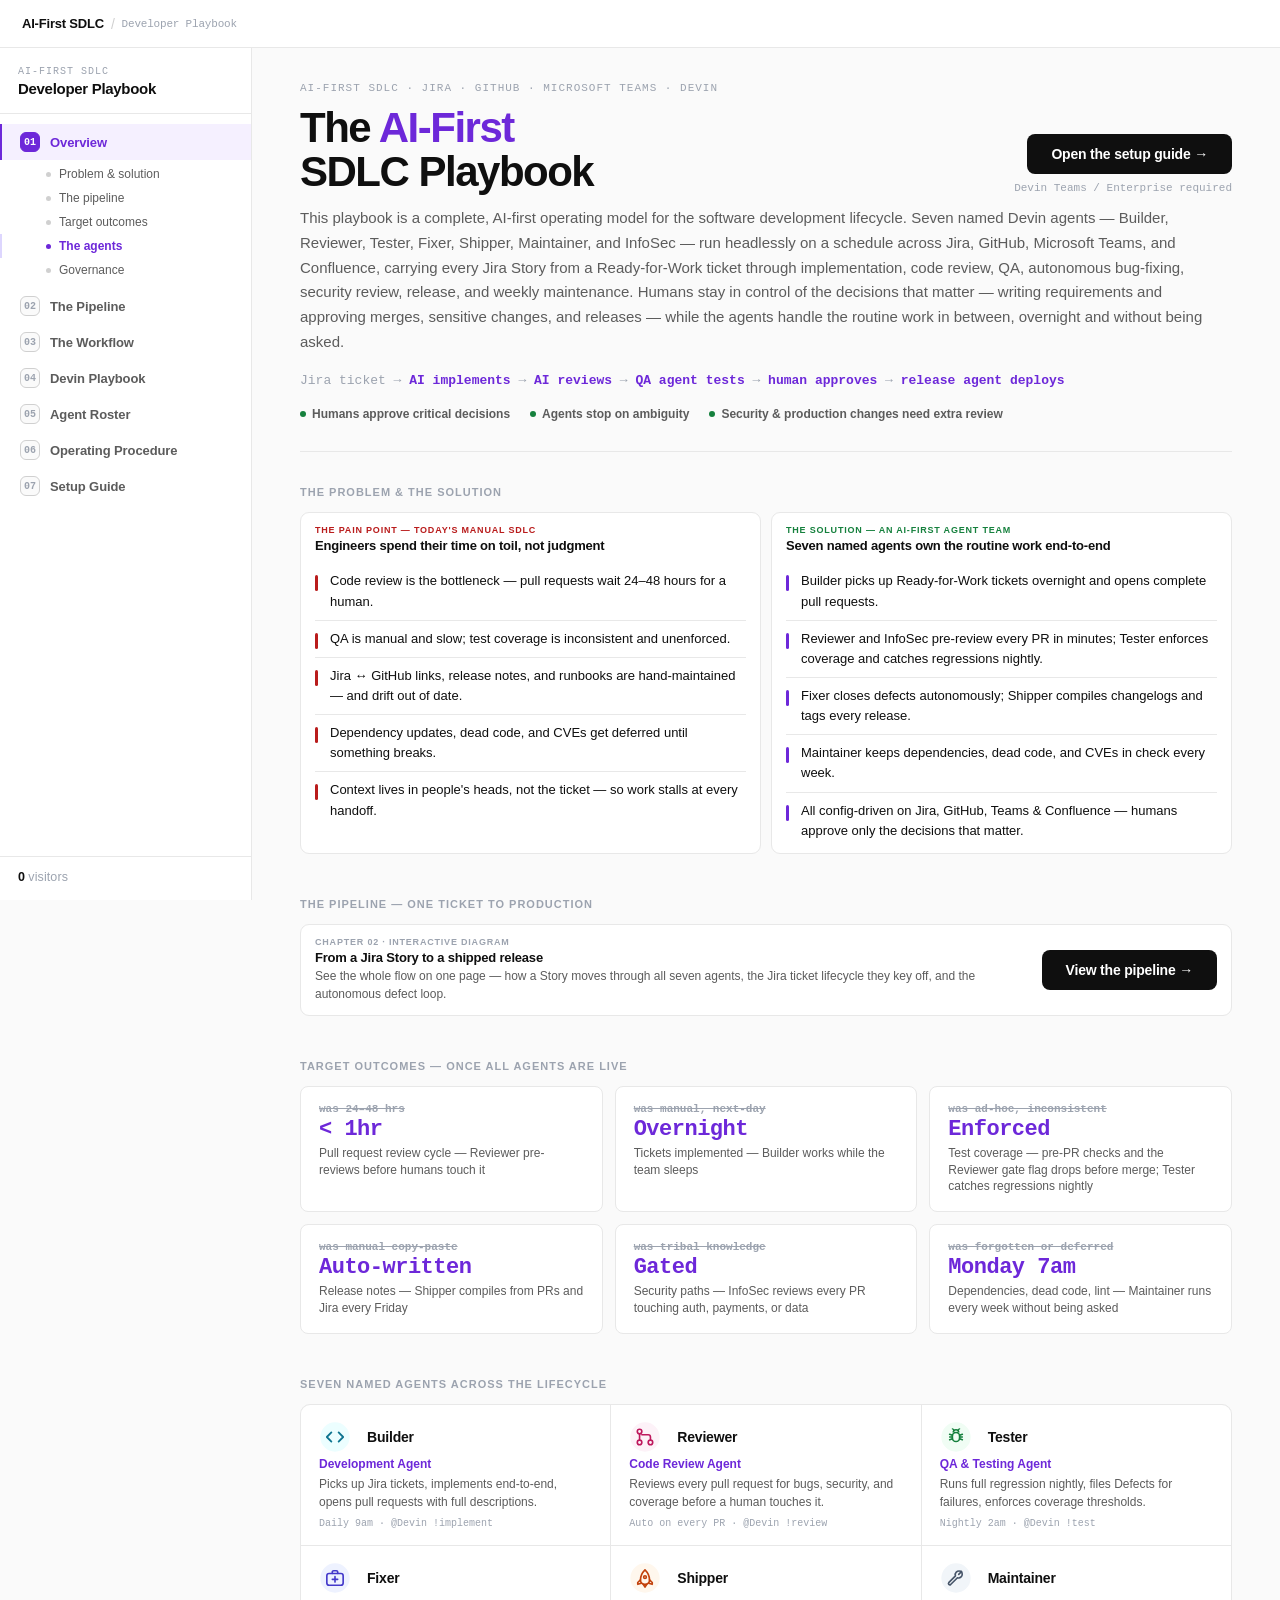
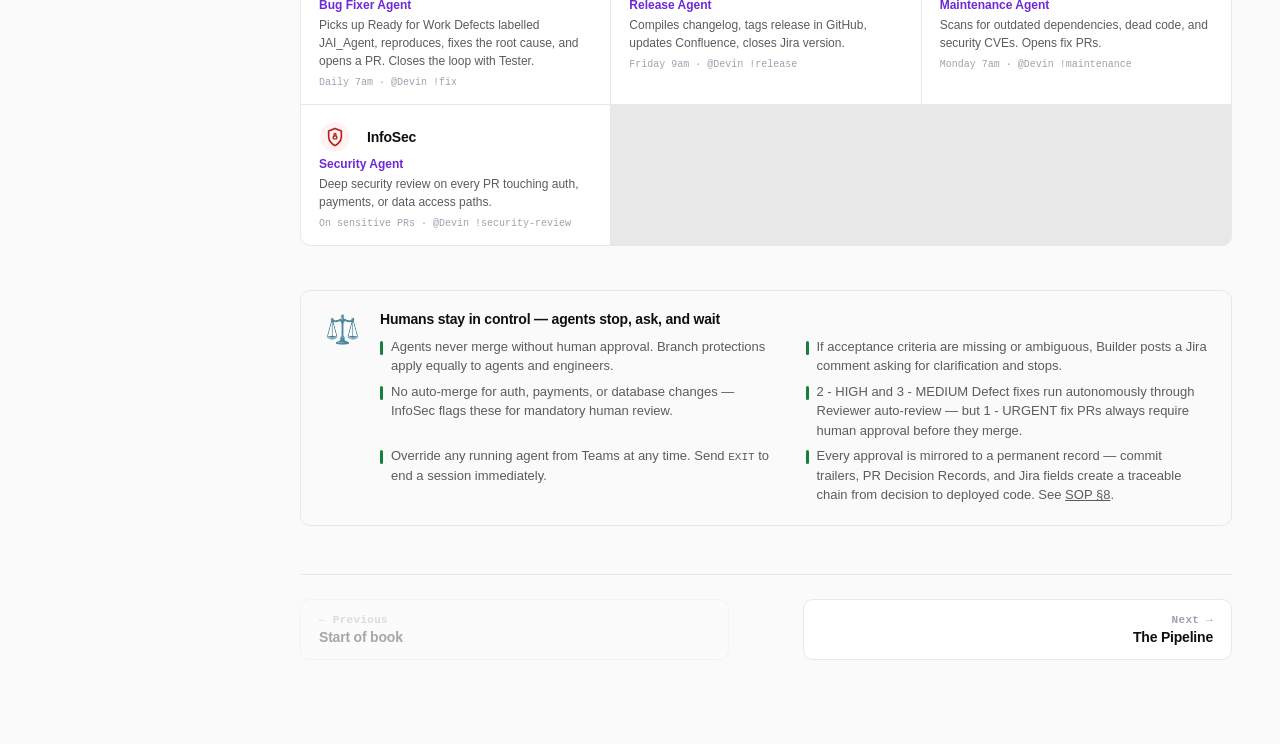
<file: index.html>
<!DOCTYPE html>
<html lang="en">
<head>
<meta charset="utf-8">
<meta name="viewport" content="width=device-width, initial-scale=1">
<title>AI-First SDLC Playbook</title>
<meta name="description" content="AI-first SDLC playbook — a seven-chapter operating guide with named AI agents: Builder, Reviewer, Tester, Fixer, Shipper, Maintainer, InfoSec. Powered by Devin and Devin Desktop (formerly Windsurf).">
<meta property="og:title" content="AI-First SDLC Playbook">
<meta property="og:type" content="website">
<meta name="theme-color" content="#0F0F0F">
<link rel="stylesheet" href="assets/book.css">
</head>
<body data-chapter="overview">
<nav class="topnav">
  <div class="topnav-inner">
    <a class="topnav-brand" href="index.html">AI-First SDLC <span class="topnav-sep">/</span> <span class="topnav-tag">Developer Playbook</span></a>
  </div>
</nav>
<aside class="booknav" id="booknav"></aside>

<main class="book-main">

  <!-- ── Hero ── -->
  <div class="lp-hero" style="flex-direction:column;align-items:stretch;justify-content:flex-start;gap:0">
    <div style="display:flex;align-items:flex-end;justify-content:space-between;gap:32px;flex-wrap:wrap">
      <div>
        <div class="lp-eyebrow">AI-First SDLC · Jira · GitHub · Microsoft Teams · Devin</div>
        <h1 class="lp-h1">The <em>AI-First</em><br>SDLC Playbook</h1>
      </div>
      <div class="lp-hero-actions">
        <a class="lp-cta-primary" href="setup.html">Open the setup guide →</a>
        <div class="lp-cta-note">Devin Teams / Enterprise required</div>
      </div>
    </div>
    <p class="lp-sub" style="max-width:none">This playbook is a complete, AI-first operating model for the software development lifecycle. Seven named Devin agents — Builder, Reviewer, Tester, Fixer, Shipper, Maintainer, and InfoSec — run headlessly on a schedule across Jira, GitHub, Microsoft Teams, and Confluence, carrying every Jira Story from a Ready-for-Work ticket through implementation, code review, QA, autonomous bug-fixing, security review, release, and weekly maintenance. Humans stay in control of the decisions that matter — writing requirements and approving merges, sensitive changes, and releases — while the agents handle the routine work in between, overnight and without being asked.</p>
    <p class="lp-flow-line" style="max-width:none">Jira ticket → <span>AI implements</span> → <span>AI reviews</span> → <span>QA agent tests</span> → <span>human approves</span> → <span>release agent deploys</span></p>
    <div class="lp-trust">
      <div class="lp-trust-item"><div class="lp-trust-dot"></div>Humans approve critical decisions</div>
      <div class="lp-trust-item"><div class="lp-trust-dot"></div>Agents stop on ambiguity</div>
      <div class="lp-trust-item"><div class="lp-trust-dot"></div>Security &amp; production changes need extra review</div>
    </div>
  </div>

  <!-- ── Problem / Solution ── -->
  <section class="book-section" id="why" data-spy>
    <div class="lp-section-head"><div class="lp-section-label">The problem &amp; the solution</div></div>
    <div class="lp-cross-grid">
      <div class="lp-cross-card" style="display:block">
        <div class="lp-cross-tag" style="color:var(--red)">The pain point — today's manual SDLC</div>
        <div class="lp-cross-name" style="margin:2px 0 10px">Engineers spend their time on toil, not judgment</div>
        <div class="ruled-item"><div class="item-pip pip-pain"></div><span>Code review is the bottleneck — pull requests wait 24–48 hours for a human.</span></div>
        <div class="ruled-item"><div class="item-pip pip-pain"></div><span>QA is manual and slow; test coverage is inconsistent and unenforced.</span></div>
        <div class="ruled-item"><div class="item-pip pip-pain"></div><span>Jira ↔ GitHub links, release notes, and runbooks are hand-maintained — and drift out of date.</span></div>
        <div class="ruled-item"><div class="item-pip pip-pain"></div><span>Dependency updates, dead code, and CVEs get deferred until something breaks.</span></div>
        <div class="ruled-item"><div class="item-pip pip-pain"></div><span>Context lives in people's heads, not the ticket — so work stalls at every handoff.</span></div>
      </div>
      <div class="lp-cross-card" style="display:block">
        <div class="lp-cross-tag" style="color:var(--green)">The solution — an AI-first agent team</div>
        <div class="lp-cross-name" style="margin:2px 0 10px">Seven named agents own the routine work end-to-end</div>
        <div class="ruled-item"><div class="item-pip pip-agent"></div><span>Builder picks up Ready-for-Work tickets overnight and opens complete pull requests.</span></div>
        <div class="ruled-item"><div class="item-pip pip-agent"></div><span>Reviewer and InfoSec pre-review every PR in minutes; Tester enforces coverage and catches regressions nightly.</span></div>
        <div class="ruled-item"><div class="item-pip pip-agent"></div><span>Fixer closes defects autonomously; Shipper compiles changelogs and tags every release.</span></div>
        <div class="ruled-item"><div class="item-pip pip-agent"></div><span>Maintainer keeps dependencies, dead code, and CVEs in check every week.</span></div>
        <div class="ruled-item"><div class="item-pip pip-agent"></div><span>All config-driven on Jira, GitHub, Teams &amp; Confluence — humans approve only the decisions that matter.</span></div>
      </div>
    </div>
  </section>

  <!-- ── Pipeline (link to full diagram) ── -->
  <section class="book-section" id="pipeline" data-spy>
    <div class="lp-pipeline-head"><div class="lp-pipeline-label">The pipeline — one ticket to production</div></div>
    <a class="lp-cross-card" href="pipeline.html" style="justify-content:space-between;text-decoration:none">
      <div>
        <div class="lp-cross-tag">Chapter 02 · Interactive diagram</div>
        <div class="lp-cross-name">From a Jira Story to a shipped release</div>
        <div class="lp-cross-desc">See the whole flow on one page — how a Story moves through all seven agents, the Jira ticket lifecycle they key off, and the autonomous defect loop.</div>
      </div>
      <span class="lp-cta-primary">View the pipeline →</span>
    </a>
  </section>

  <!-- ── Outcomes ── -->
  <section class="book-section" id="outcomes" data-spy>
    <div class="lp-section-head"><div class="lp-section-label">Target outcomes — once all agents are live</div></div>
    <div class="lp-outcomes">
      <div class="outcome-card"><div class="outcome-delta">was 24–48 hrs</div><div class="outcome-val">&lt; 1hr</div><div class="outcome-lbl">Pull request review cycle — Reviewer pre-reviews before humans touch it</div></div>
      <div class="outcome-card"><div class="outcome-delta">was manual, next-day</div><div class="outcome-val">Overnight</div><div class="outcome-lbl">Tickets implemented — Builder works while the team sleeps</div></div>
      <div class="outcome-card"><div class="outcome-delta">was ad-hoc, inconsistent</div><div class="outcome-val">Enforced</div><div class="outcome-lbl">Test coverage — pre-PR checks and the Reviewer gate flag drops before merge; Tester catches regressions nightly</div></div>
      <div class="outcome-card"><div class="outcome-delta">was manual copy-paste</div><div class="outcome-val">Auto-written</div><div class="outcome-lbl">Release notes — Shipper compiles from PRs and Jira every Friday</div></div>
      <div class="outcome-card"><div class="outcome-delta">was tribal knowledge</div><div class="outcome-val">Gated</div><div class="outcome-lbl">Security paths — InfoSec reviews every PR touching auth, payments, or data</div></div>
      <div class="outcome-card"><div class="outcome-delta">was forgotten or deferred</div><div class="outcome-val">Monday 7am</div><div class="outcome-lbl">Dependencies, dead code, lint — Maintainer runs every week without being asked</div></div>
    </div>
  </section>

  <!-- ── Agent map ── -->
  <section class="book-section" id="agents-map" data-spy>
    <div class="lp-section-head"><div class="lp-section-label">Seven named agents across the lifecycle</div></div>
    <div class="lp-agent-grid">
      <a class="lp-agent-card" href="agents.html#builder"><div class="lac-top" style="display:flex;align-items:center"><span class="agent-badge builder-badge" style="width:32px;height:32px;margin-right:8px"><svg viewBox="0 0 24 24"><circle cx="12" cy="12" r="11" class="badge-bg"/><path d="M8 7 L3 12 L8 17 M16 7 L21 12 L16 17" stroke-width="2" stroke-linecap="round" stroke-linejoin="round" fill="none" class="badge-icon"/></svg></span><span class="lac-name">Builder</span></div><div class="lac-role">Development Agent</div><div class="lac-desc">Picks up Jira tickets, implements end-to-end, opens pull requests with full descriptions.</div><div class="lac-trigger">Daily 9am · @Devin !implement</div></a>
      <a class="lp-agent-card" href="agents.html#reviewer"><div class="lac-top" style="display:flex;align-items:center"><span class="agent-badge reviewer-badge" style="width:32px;height:32px;margin-right:8px"><svg viewBox="0 0 24 24"><circle cx="12" cy="12" r="11" class="badge-bg"/><circle cx="6" cy="6" r="2.5" class="badge-icon" fill="none" stroke-width="1.8"/><circle cx="6" cy="18" r="2.5" class="badge-icon" fill="none" stroke-width="1.8"/><circle cx="18" cy="18" r="2.5" class="badge-icon" fill="none" stroke-width="1.8"/><path d="M6 8.5 L6 15.5 M18 15.5 L18 12 A2.5 2.5 0 0 0 15.5 9.5 L8.5 9.5" stroke-width="1.8" stroke-linecap="round" stroke-linejoin="round" fill="none" class="badge-icon"/></svg></span><span class="lac-name">Reviewer</span></div><div class="lac-role">Code Review Agent</div><div class="lac-desc">Reviews every pull request for bugs, security, and coverage before a human touches it.</div><div class="lac-trigger">Auto on every PR · @Devin !review</div></a>
      <a class="lp-agent-card" href="agents.html#tester"><div class="lac-top" style="display:flex;align-items:center"><span class="agent-badge tester-badge" style="width:32px;height:32px;margin-right:8px"><svg viewBox="0 0 24 24"><circle cx="12" cy="12" r="11" class="badge-bg"/><rect x="8" y="7" width="8" height="10" rx="4" stroke-width="1.8" fill="none" class="badge-icon"/><path d="M9 7 A3 3 0 0 1 15 7" stroke-width="1.8" fill="none" class="badge-icon"/><path d="M5 9 L8 10 M5 12 L8 12 M5 15 L8 14 M19 9 L16 10 M19 12 L16 12 M19 15 L16 14" stroke-width="1.8" stroke-linecap="round" class="badge-icon"/><path d="M10 5 C9 3, 8 3, 8 3 M14 5 C15 3, 16 3, 16 3" stroke-width="1.5" stroke-linecap="round" class="badge-icon"/></svg></span><span class="lac-name">Tester</span></div><div class="lac-role">QA &amp; Testing Agent</div><div class="lac-desc">Runs full regression nightly, files Defects for failures, enforces coverage thresholds.</div><div class="lac-trigger">Nightly 2am · @Devin !test</div></a>
      <a class="lp-agent-card" href="agents.html#fixer"><div class="lac-top" style="display:flex;align-items:center"><span class="agent-badge fixer-badge" style="width:32px;height:32px;margin-right:8px"><svg viewBox="0 0 24 24"><circle cx="12" cy="12" r="11" class="badge-bg"/><rect x="3" y="7" width="18" height="13" rx="2.5" stroke-width="1.8" fill="none" class="badge-icon"/><path d="M9 7 V5.5 A1.5 1.5 0 0 1 10.5 4 L13.5 4 A1.5 1.5 0 0 1 15 5.5 V7" stroke-width="1.8" fill="none" stroke-linecap="round" stroke-linejoin="round" class="badge-icon"/><path d="M12 10.5 V16.5 M9 13.5 H15" stroke-width="1.8" stroke-linecap="round" class="badge-icon"/></svg></span><span class="lac-name">Fixer</span></div><div class="lac-role">Bug Fixer Agent</div><div class="lac-desc">Picks up Ready for Work Defects labelled JAI_Agent, reproduces, fixes the root cause, and opens a PR. Closes the loop with Tester.</div><div class="lac-trigger">Daily 7am · @Devin !fix</div></a>
      <a class="lp-agent-card" href="agents.html#shipper"><div class="lac-top" style="display:flex;align-items:center"><span class="agent-badge shipper-badge" style="width:32px;height:32px;margin-right:8px"><svg viewBox="0 0 24 24"><circle cx="12" cy="12" r="11" class="badge-bg"/><path d="M12 3 C15 6, 17 10, 17 14 C17 17, 15 19, 12 19 C9 19, 7 17, 7 14 C7 10, 9 6, 12 3 Z" stroke-width="1.8" stroke-linecap="round" stroke-linejoin="round" fill="none" class="badge-icon"/><path d="M7 14 L4 17 L4 19 L7 18 M17 14 L20 17 L20 19 L17 18" stroke-width="1.8" stroke-linecap="round" stroke-linejoin="round" fill="none" class="badge-icon"/><circle cx="12" cy="11" r="1.5" stroke-width="1.8" fill="none" class="badge-icon"/><path d="M10 19 L12 22 L14 19" stroke-width="1.8" stroke-linecap="round" stroke-linejoin="round" fill="none" class="badge-icon"/></svg></span><span class="lac-name">Shipper</span></div><div class="lac-role">Release Agent</div><div class="lac-desc">Compiles changelog, tags release in GitHub, updates Confluence, closes Jira version.</div><div class="lac-trigger">Friday 9am · @Devin !release</div></a>
      <a class="lp-agent-card" href="agents.html#maintainer"><div class="lac-top" style="display:flex;align-items:center"><span class="agent-badge maintainer-badge" style="width:32px;height:32px;margin-right:8px"><svg viewBox="0 0 24 24"><circle cx="12" cy="12" r="11" class="badge-bg"/><path d="M18.4 5.6 a4.3 4.3 0 0 0 -6.1 0 c-1.1 1.1 -1.4 2.7 -0.9 4 L4 17.1 a1.5 1.5 0 0 0 2.1 2.1 l7.5 -7.5 c1.3 0.5 2.9 0.2 4 -0.9 a4.3 4.3 0 0 0 0 -6.1 Z" stroke-width="1.8" stroke-linecap="round" stroke-linejoin="round" fill="none" class="badge-icon"/><path d="M15 8 L18 5" stroke-width="1.8" stroke-linecap="round" class="badge-icon"/></svg></span><span class="lac-name">Maintainer</span></div><div class="lac-role">Maintenance Agent</div><div class="lac-desc">Scans for outdated dependencies, dead code, and security CVEs. Opens fix PRs.</div><div class="lac-trigger">Monday 7am · @Devin !maintenance</div></a>
      <a class="lp-agent-card" href="agents.html#infosec"><div class="lac-top" style="display:flex;align-items:center"><span class="agent-badge infosec-badge" style="width:32px;height:32px;margin-right:8px"><svg viewBox="0 0 24 24"><circle cx="12" cy="12" r="11" class="badge-bg"/><path d="M12 21.5 C12 21.5, 19 18, 19 12 L19 5.5 L12 2.5 L5 5.5 L5 12 C5 18, 12 21.5, 12 21.5 Z" stroke-width="1.8" stroke-linecap="round" stroke-linejoin="round" fill="none" class="badge-icon"/><rect x="10" y="11" width="4" height="3" rx="1" stroke-width="1.5" fill="none" class="badge-icon"/><path d="M11 11 L11 9 A1 1 0 0 1 13 9 L13 11" stroke-width="1.5" fill="none" class="badge-icon"/></svg></span><span class="lac-name">InfoSec</span></div><div class="lac-role">Security Agent</div><div class="lac-desc">Deep security review on every PR touching auth, payments, or data access paths.</div><div class="lac-trigger">On sensitive PRs · @Devin !security-review</div></a>
    </div>
  </section>

  <!-- ── Governance ── -->
  <section class="book-section" id="governance" data-spy>
    <div class="lp-governance">
      <div class="lp-gov-icon">⚖️</div>
      <div>
        <div class="lp-gov-title">Humans stay in control — agents stop, ask, and wait</div>
        <div class="lp-gov-items">
          <div class="lp-gov-item"><div class="gov-pip"></div><span>Agents never merge without human approval. Branch protections apply equally to agents and engineers.</span></div>
          <div class="lp-gov-item"><div class="gov-pip"></div><span>If acceptance criteria are missing or ambiguous, Builder posts a Jira comment asking for clarification and stops.</span></div>
          <div class="lp-gov-item"><div class="gov-pip"></div><span>No auto-merge for auth, payments, or database changes — InfoSec flags these for mandatory human review.</span></div>
          <div class="lp-gov-item"><div class="gov-pip"></div><span>2 - HIGH and 3 - MEDIUM Defect fixes run autonomously through Reviewer auto-review — but 1 - URGENT fix PRs always require human approval before they merge.</span></div>
          <div class="lp-gov-item"><div class="gov-pip"></div><span>Override any running agent from Teams at any time. Send <code style="font-family:monospace;font-size:11px">EXIT</code> to end a session immediately.</span></div>
          <div class="lp-gov-item"><div class="gov-pip"></div><span>Every approval is mirrored to a permanent record — commit trailers, PR Decision Records, and Jira fields create a traceable chain from decision to deployed code. See <a href="sop.html#trace" style="color:var(--link)">SOP §8</a>.</span></div>
        </div>
      </div>
    </div>
  </section>

  <footer class="prevnext" id="prevnext"></footer>
</main>

<script src="assets/nav.js"></script>
<script>
  window.BOOK_SUBNAV = [
    { id:'why',        label:'Problem & solution' },
    { id:'pipeline',   label:'The pipeline' },
    { id:'outcomes',   label:'Target outcomes' },
    { id:'agents-map', label:'The agents' },
    { id:'governance', label:'Governance' },
  ];
  mountBook();
</script>
</body>
</html>
</file>
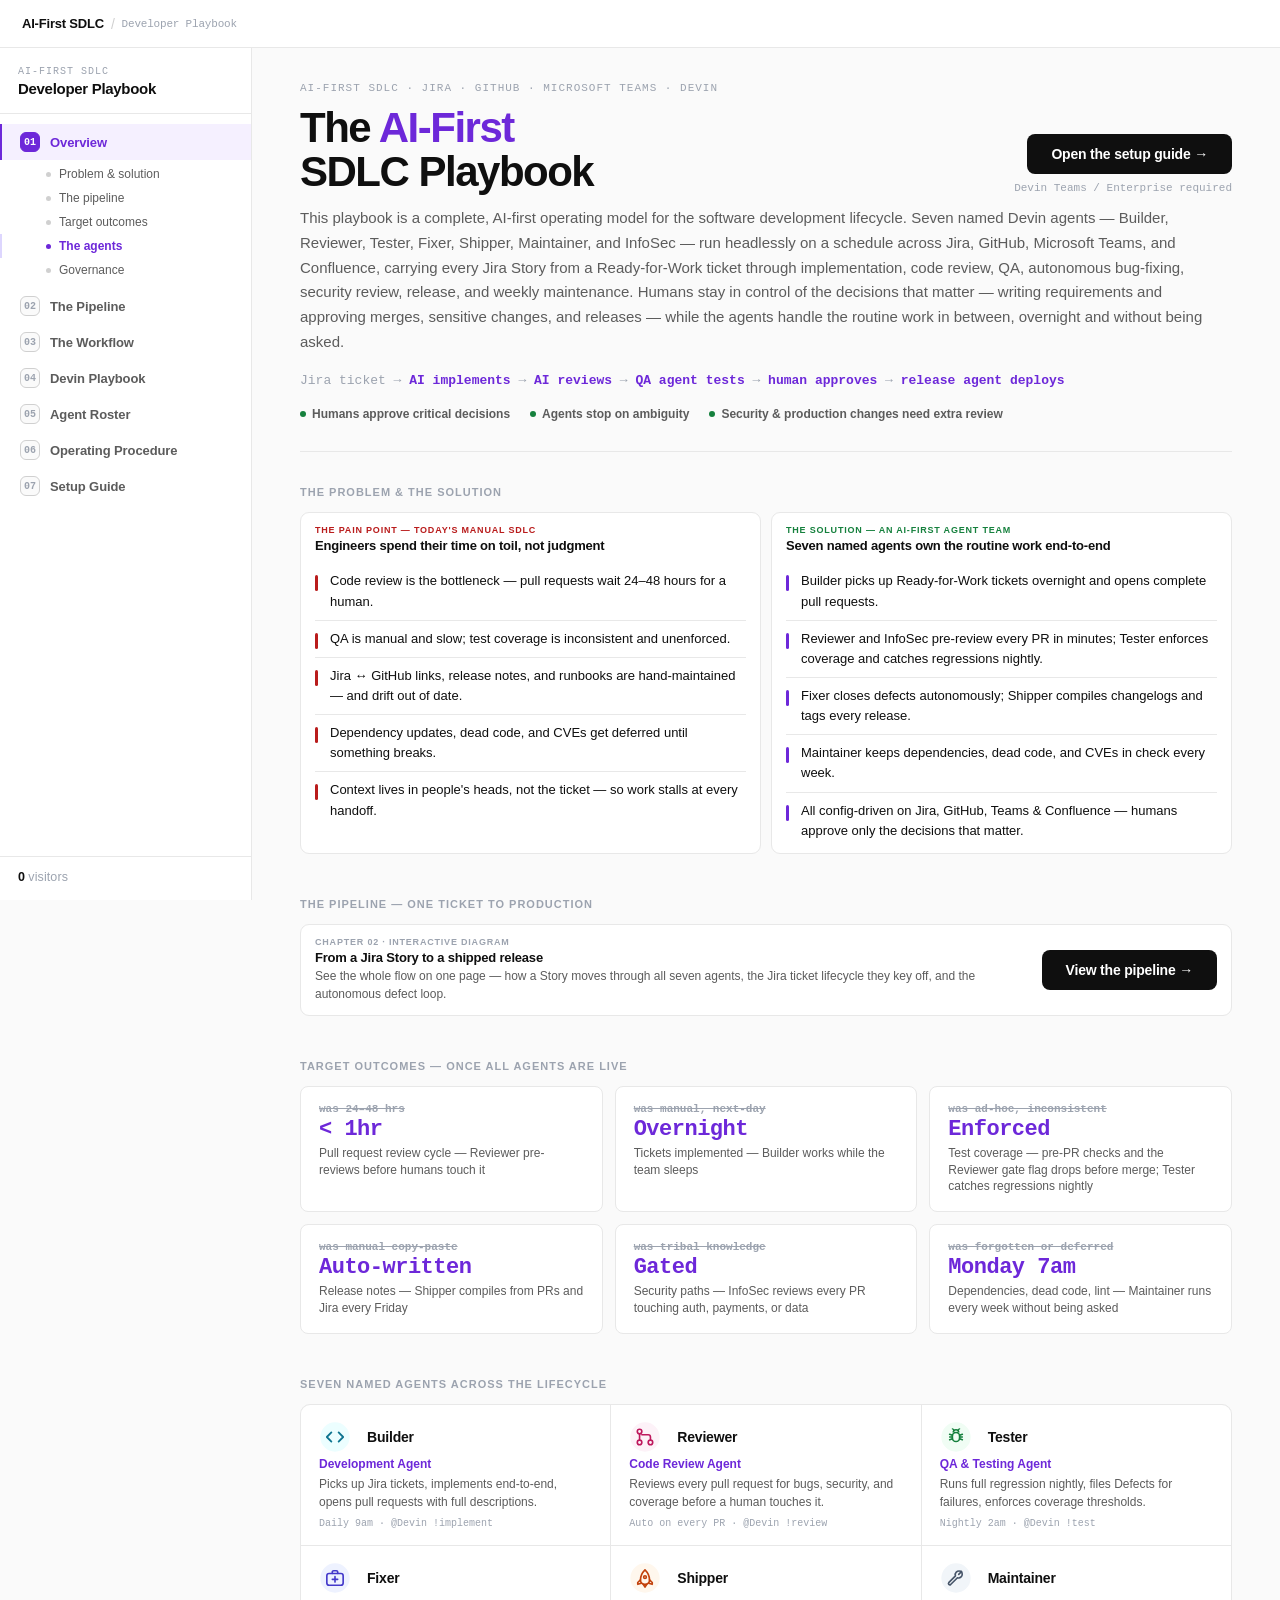
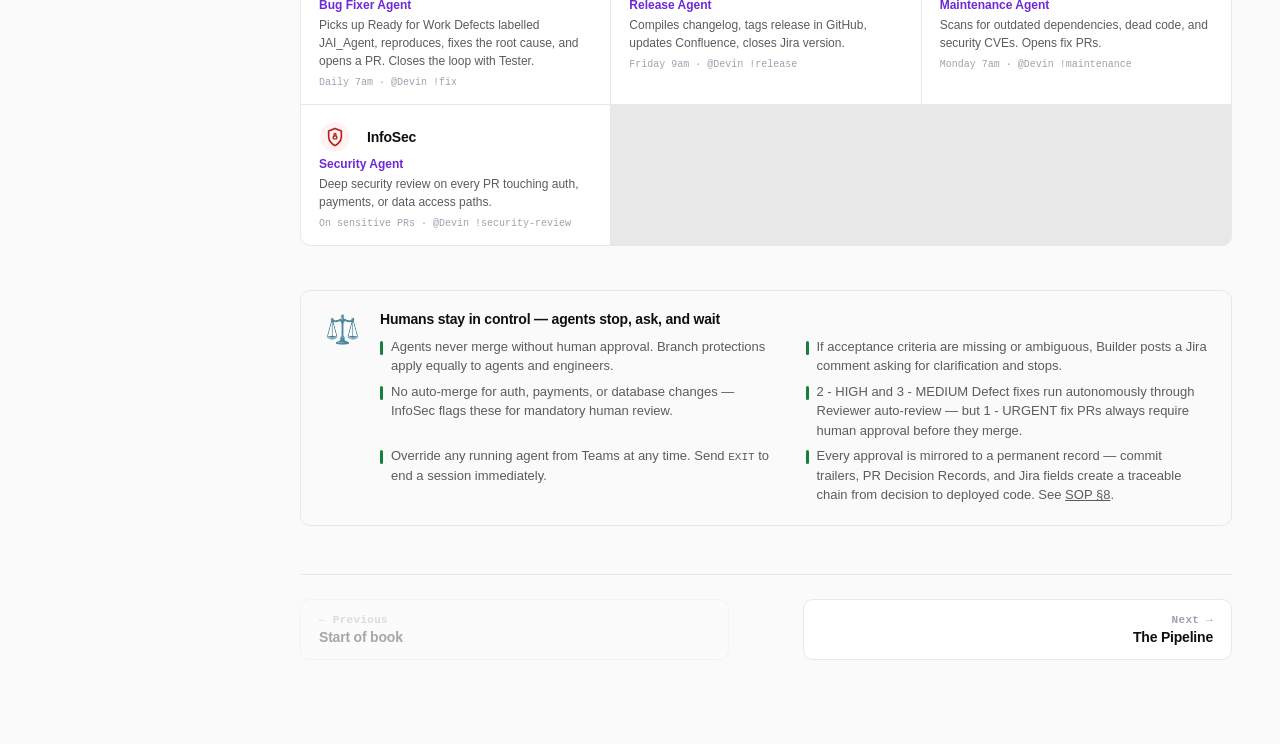
<file: sdlc/index.html>
<!DOCTYPE html>
<html lang="en">
<head>
<meta charset="utf-8">
<title>Redirecting…</title>
<link rel="canonical" href="https://aayushus.github.io/">
<meta name="robots" content="noindex">
<meta http-equiv="refresh" content="0; url=../">
<script>location.replace("../" + location.hash);</script>
</head>
<body>This page has moved to <a href="../">https://aayushus.github.io/</a>.</body>
</html>
</file>
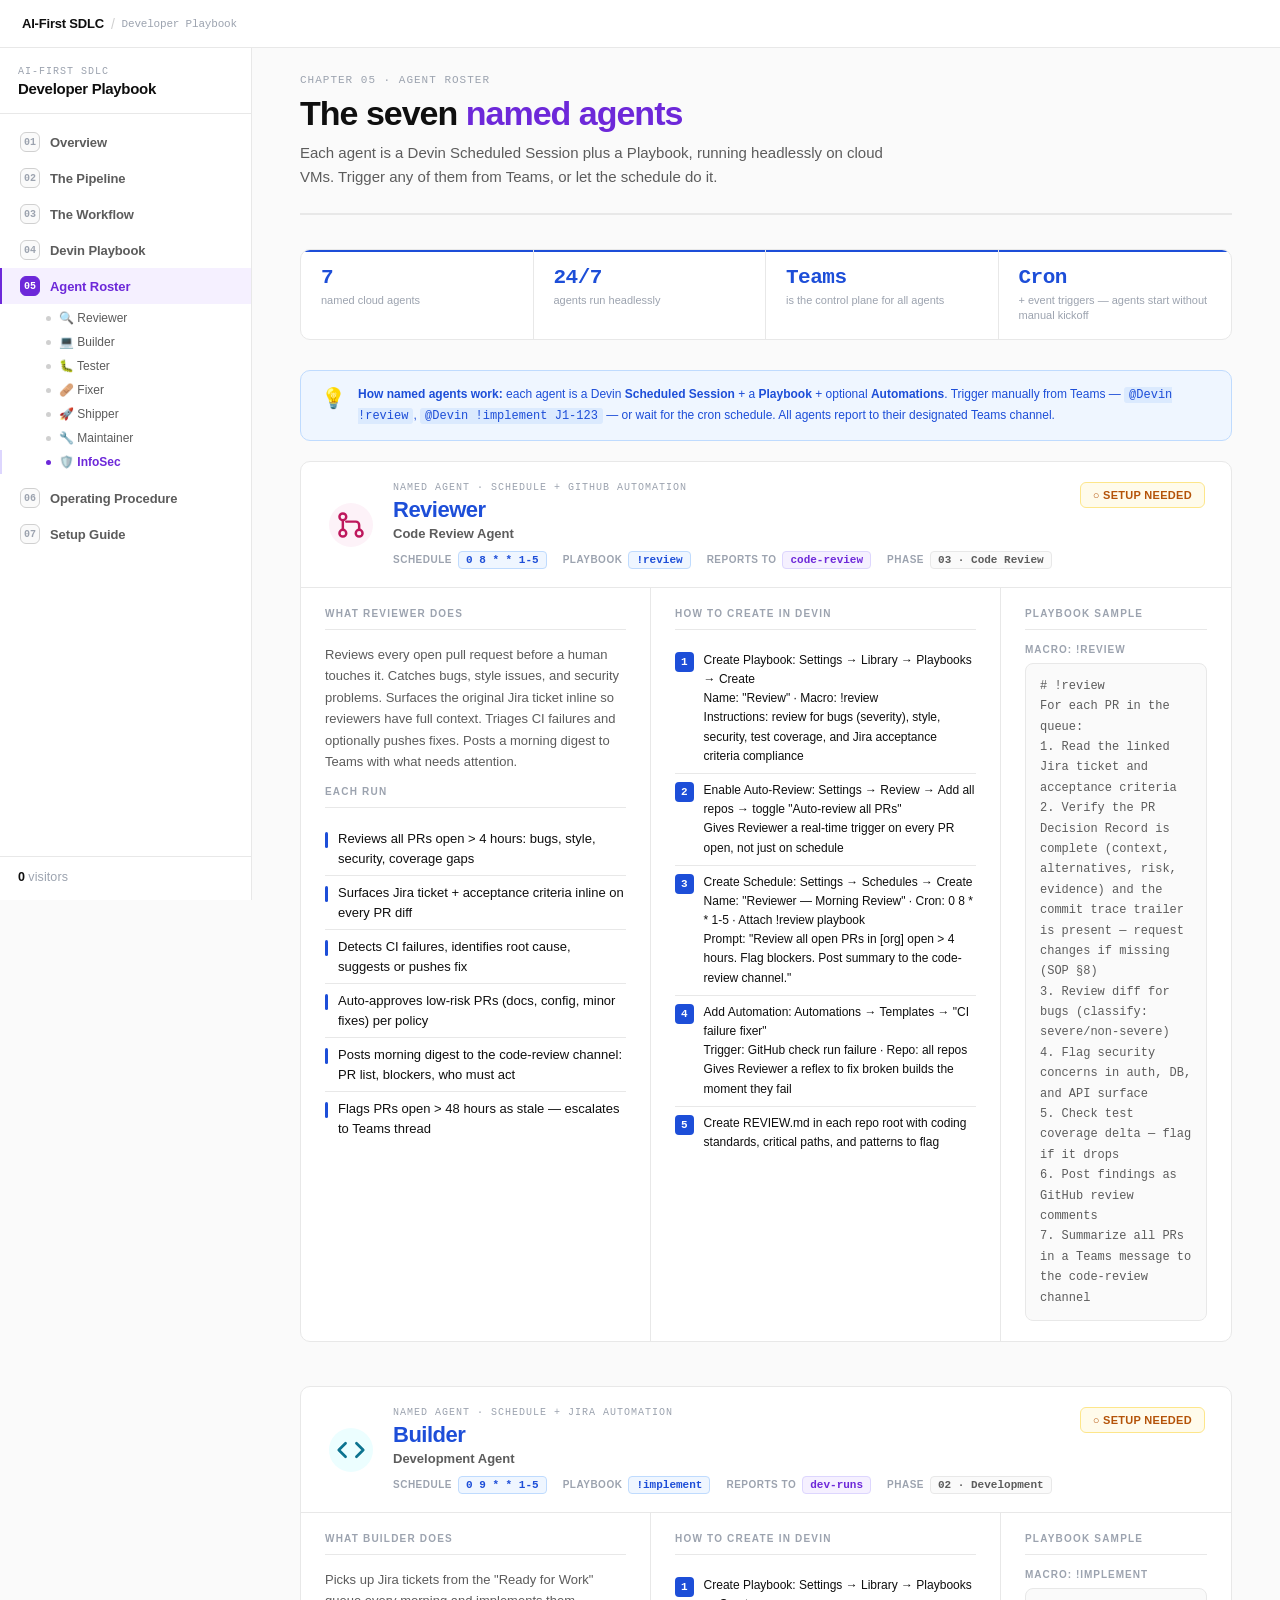
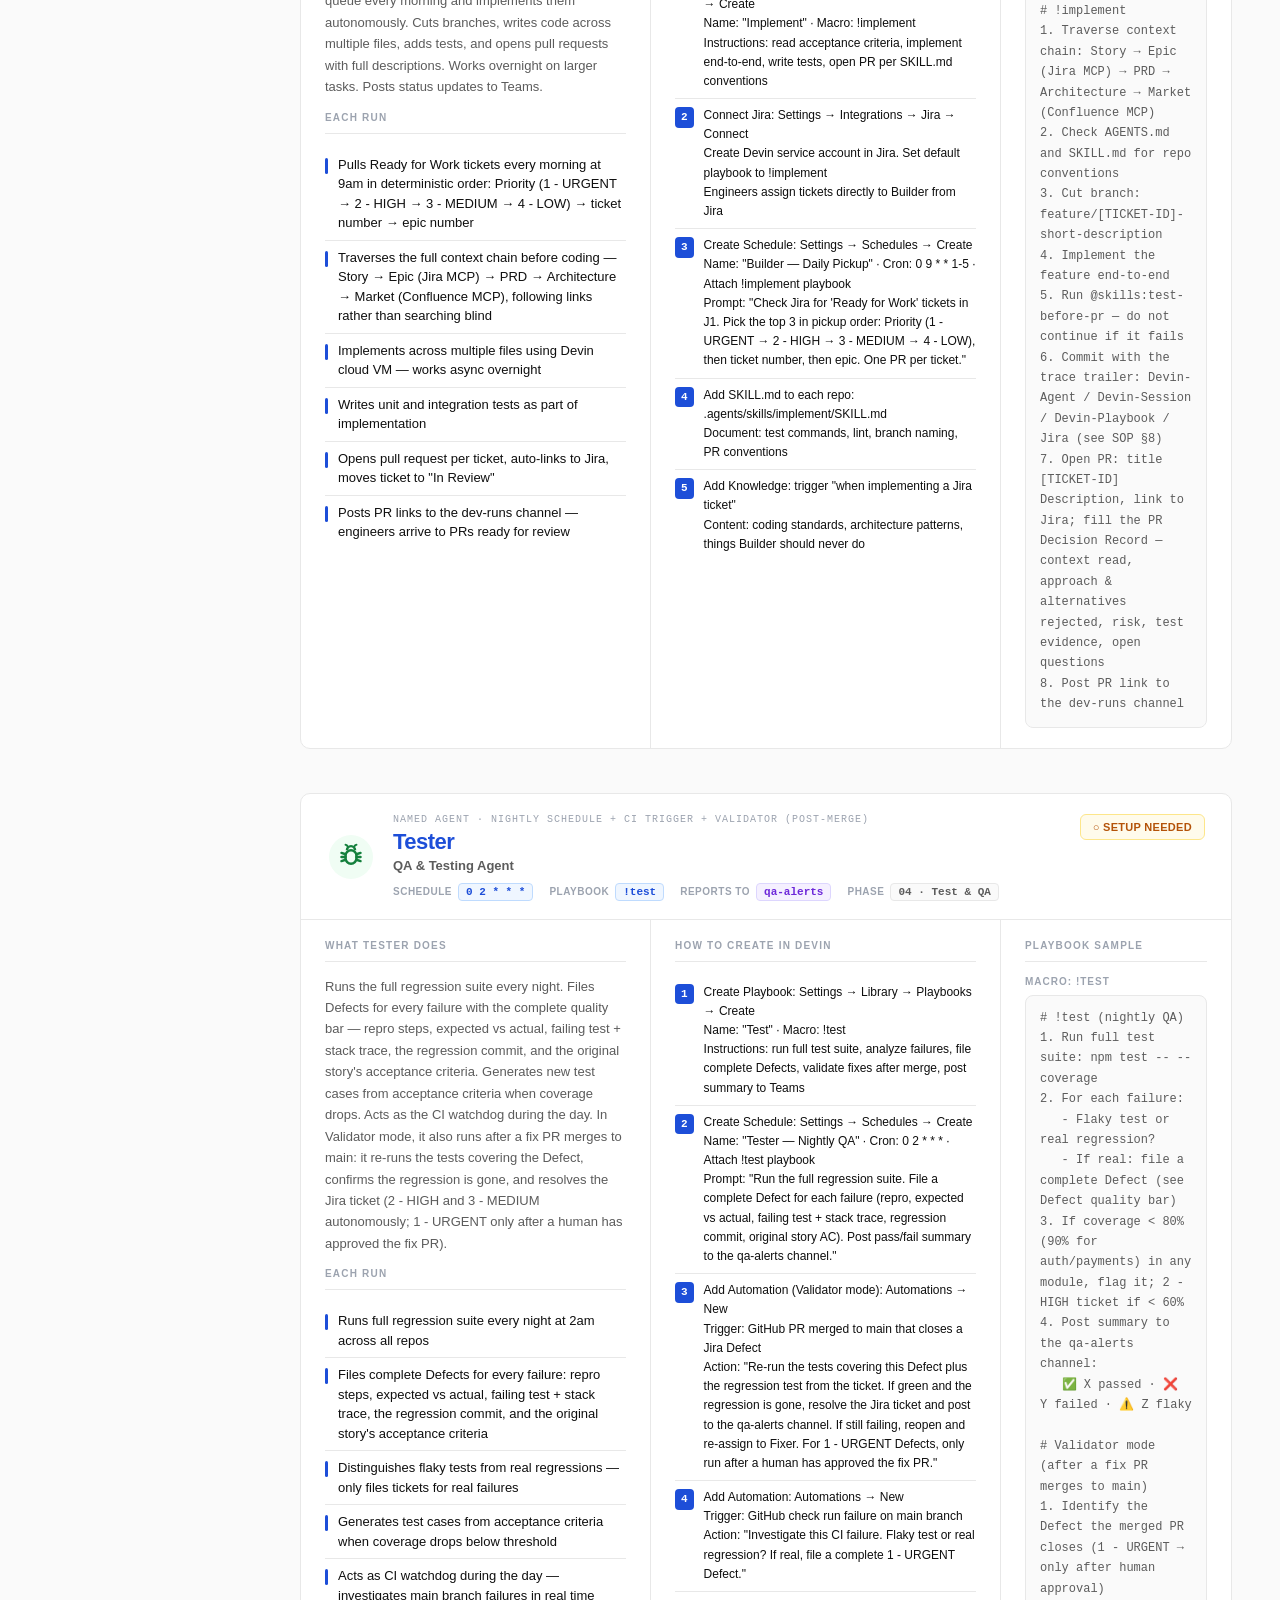
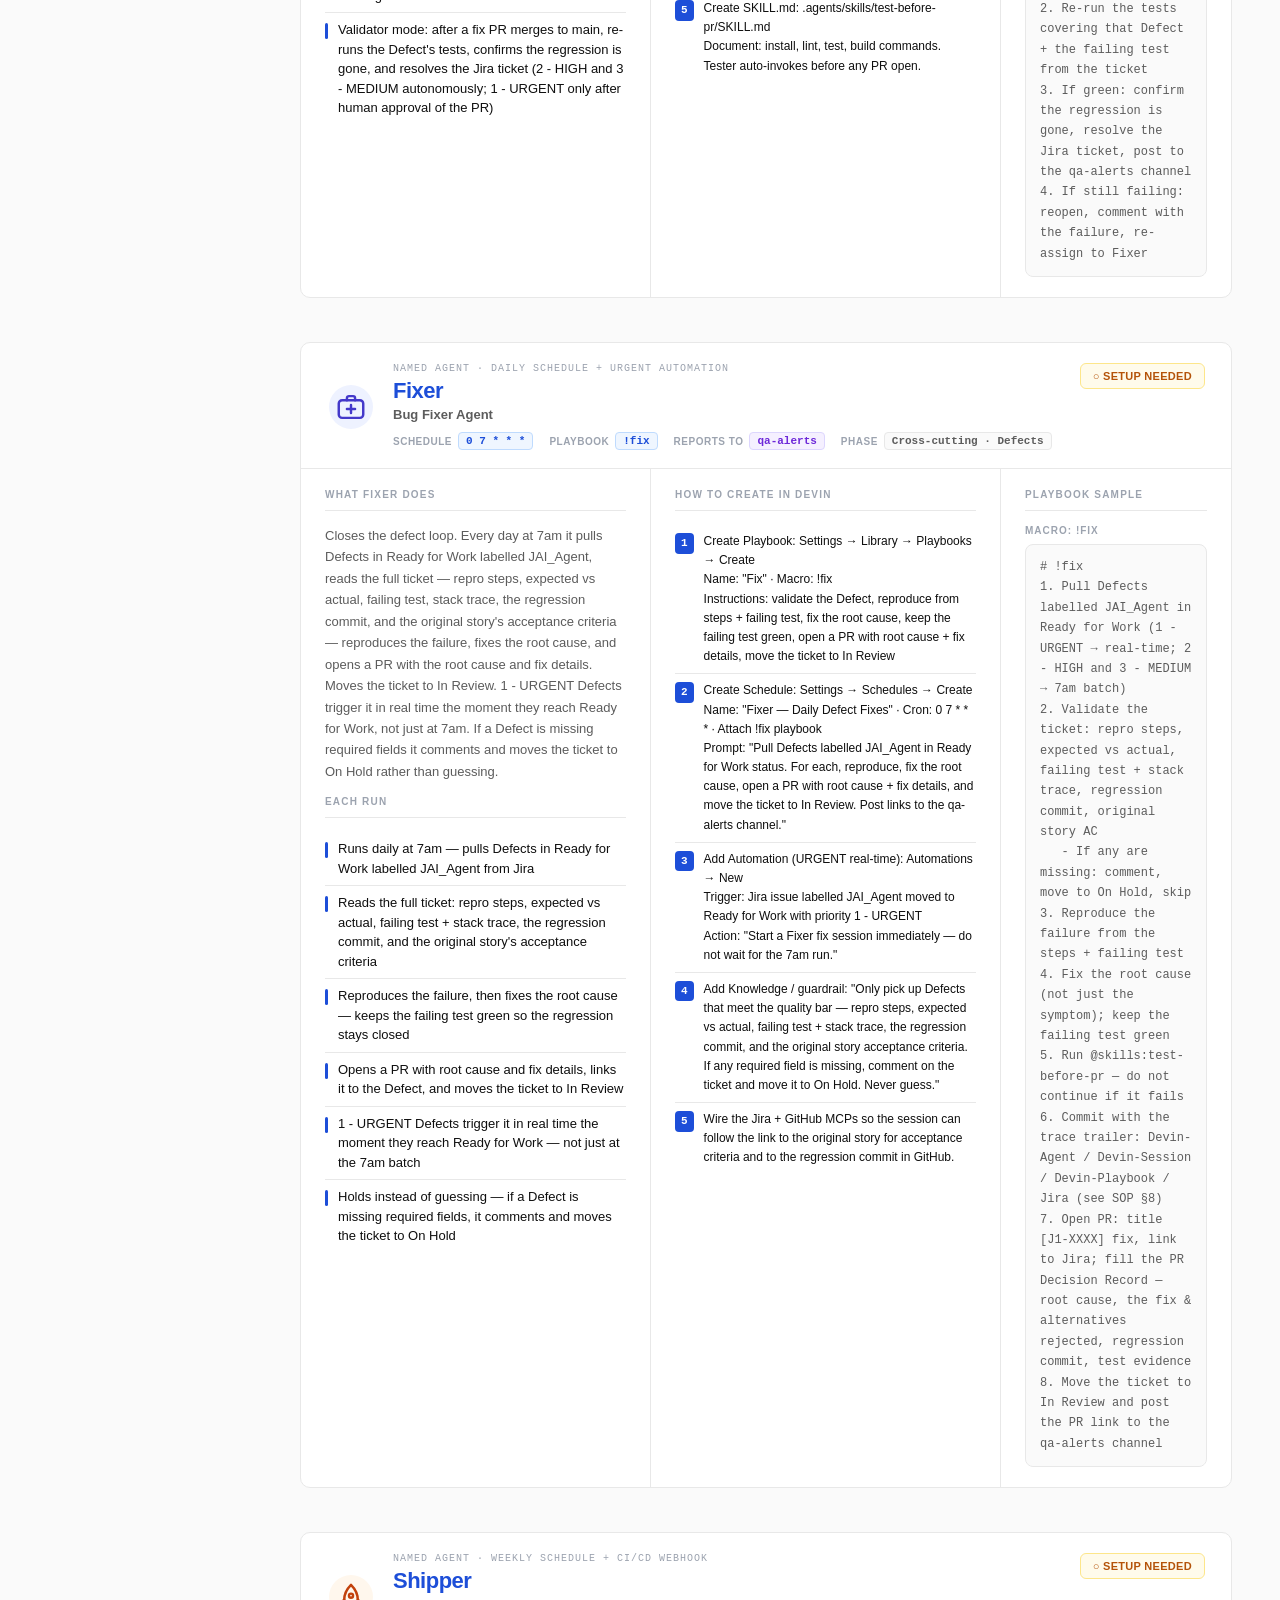
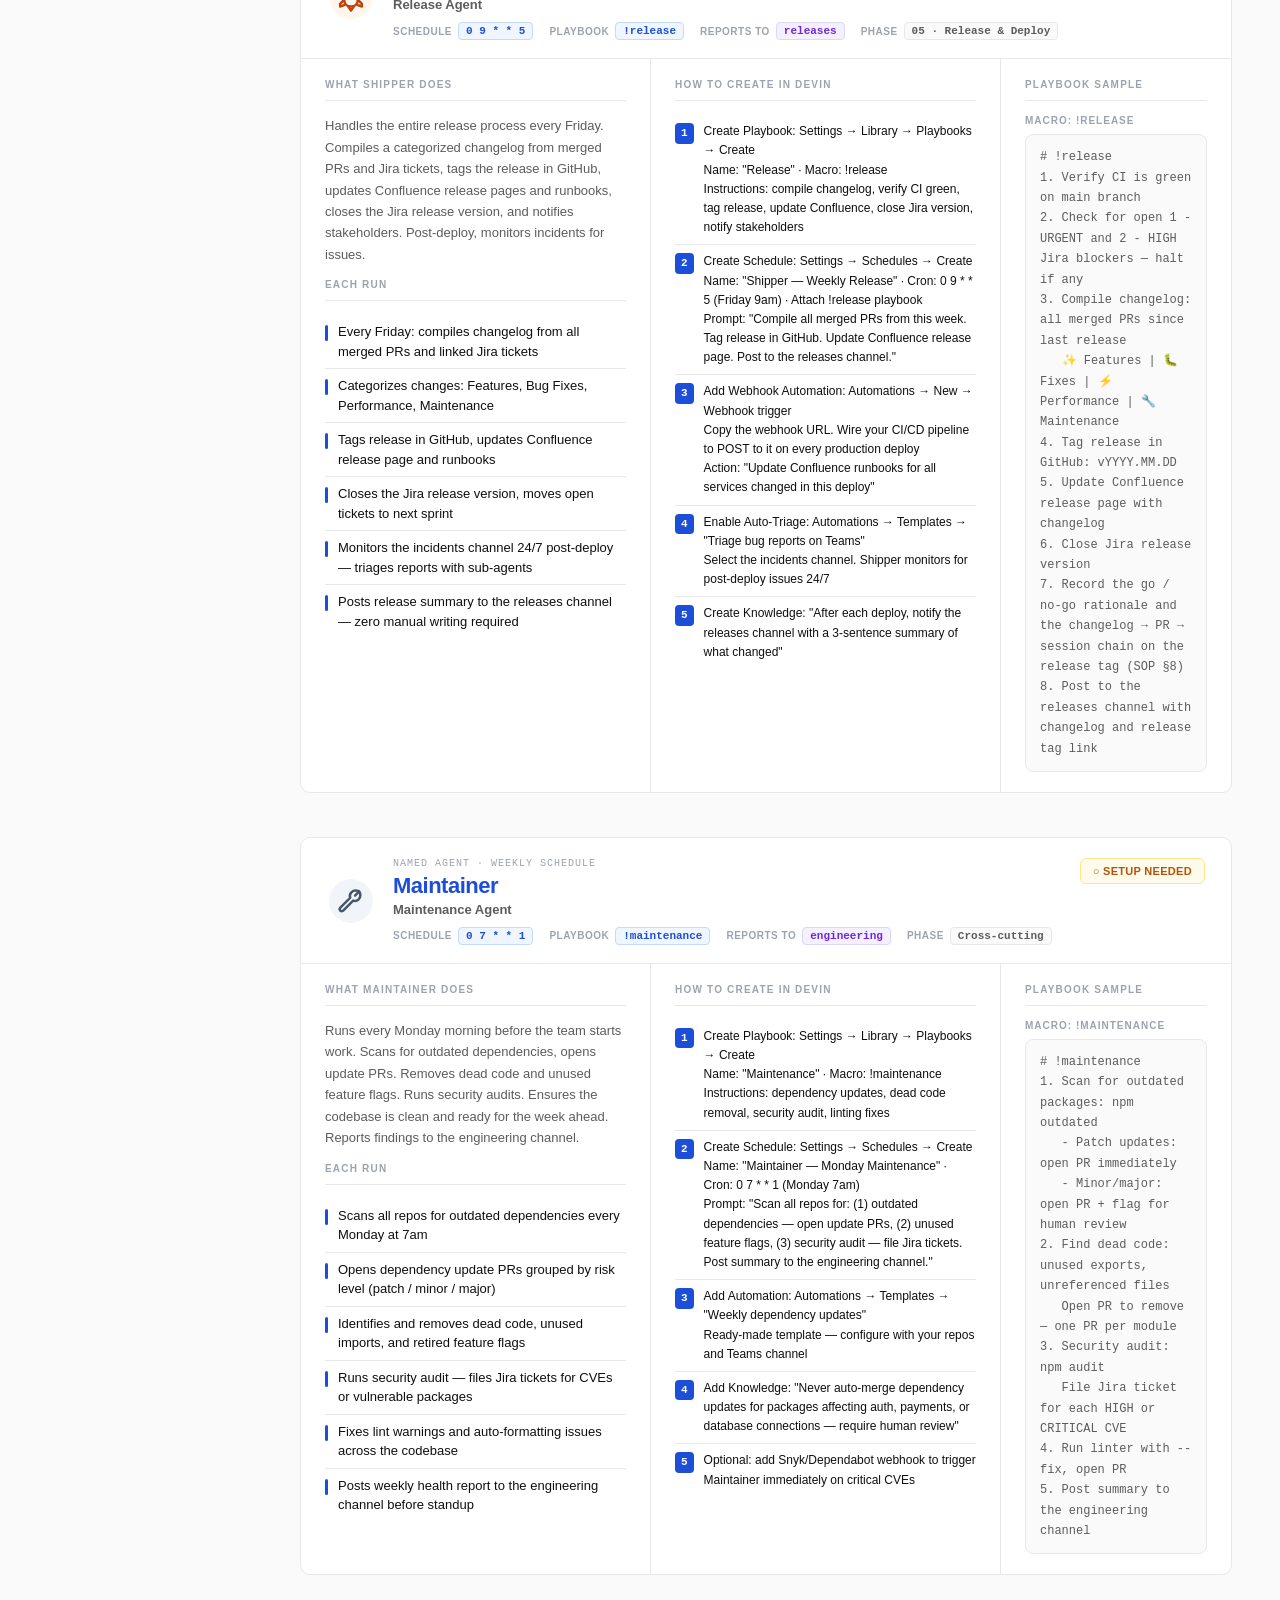
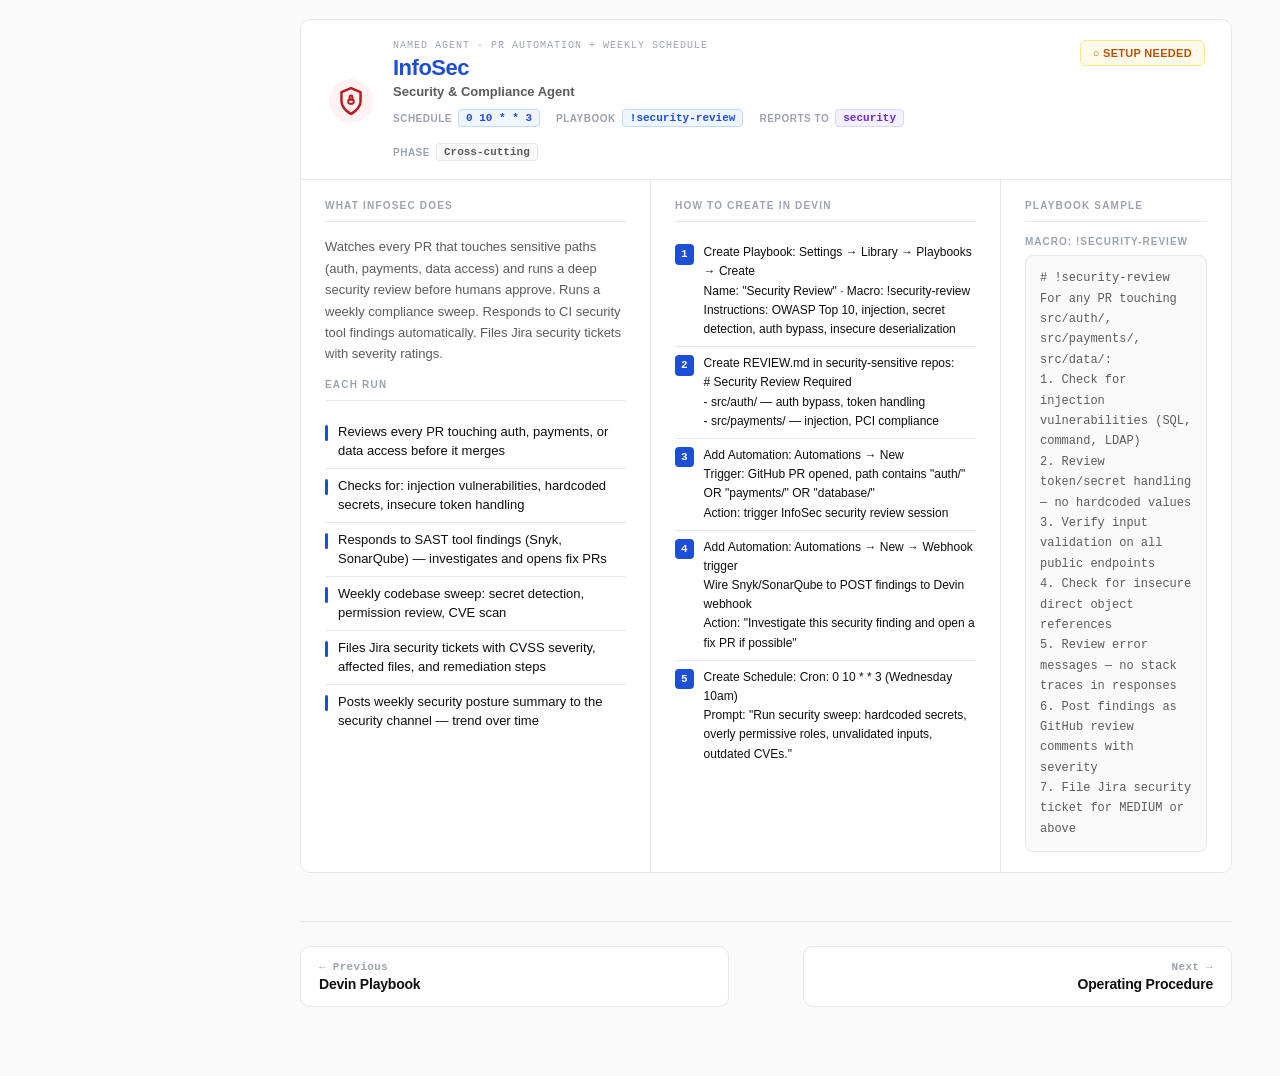
<file: agents.html>
<!DOCTYPE html>
<html lang="en">
<head>
<meta charset="utf-8">
<meta name="viewport" content="width=device-width, initial-scale=1">
<title>Agent Roster — AI-First SDLC</title>
<meta name="description" content="The seven named agents — Builder, Reviewer, Tester, Fixer, Shipper, Maintainer, InfoSec — their schedules, jobs, and setup.">
<link rel="stylesheet" href="assets/book.css">
</head>
<body data-chapter="agents">
<nav class="topnav"><div class="topnav-inner"><a class="topnav-brand" href="index.html">AI-First SDLC <span class="topnav-sep">/</span> <span class="topnav-tag">Developer Playbook</span></a></div></nav>
<aside class="booknav" id="booknav"></aside>

<main class="book-main">
  <header class="chapter-header">
    <div class="chapter-eyebrow">Chapter 05 · Agent Roster</div>
    <div class="chapter-title">The seven <em>named agents</em></div>
    <div class="chapter-sub">Each agent is a Devin Scheduled Session plus a Playbook, running headlessly on cloud VMs. Trigger any of them from Teams, or let the schedule do it.</div>
  </header>
  <div id="stats"></div>
  <div class="roster-how">
    <div class="roster-how-icon">💡</div>
    <div class="roster-how-text"><strong>How named agents work:</strong> each agent is a Devin <strong>Scheduled Session</strong> + a <strong>Playbook</strong> + optional <strong>Automations</strong>. Trigger manually from Teams — <code style="background:#DBEAFE;padding:1px 5px;border-radius:3px">@Devin !review</code>, <code style="background:#DBEAFE;padding:1px 5px;border-radius:3px">@Devin !implement J1-123</code> — or wait for the cron schedule. All agents report to their designated Teams channel.</div>
  </div>
  <div id="content"></div>
  <footer class="prevnext" id="prevnext"></footer>
</main>

<script src="assets/data.js"></script>
<script src="assets/nav.js"></script>
<script>
  document.getElementById('stats').innerHTML = buildStats('roster');
  document.getElementById('content').innerHTML = agents.map(buildAgentPanel).join('');
  window.BOOK_SUBNAV = agents.map(a=>({ id:a.id, label:`${a.emoji} ${a.name}` }));
  mountBook();
</script>
</body>
</html>
</file>
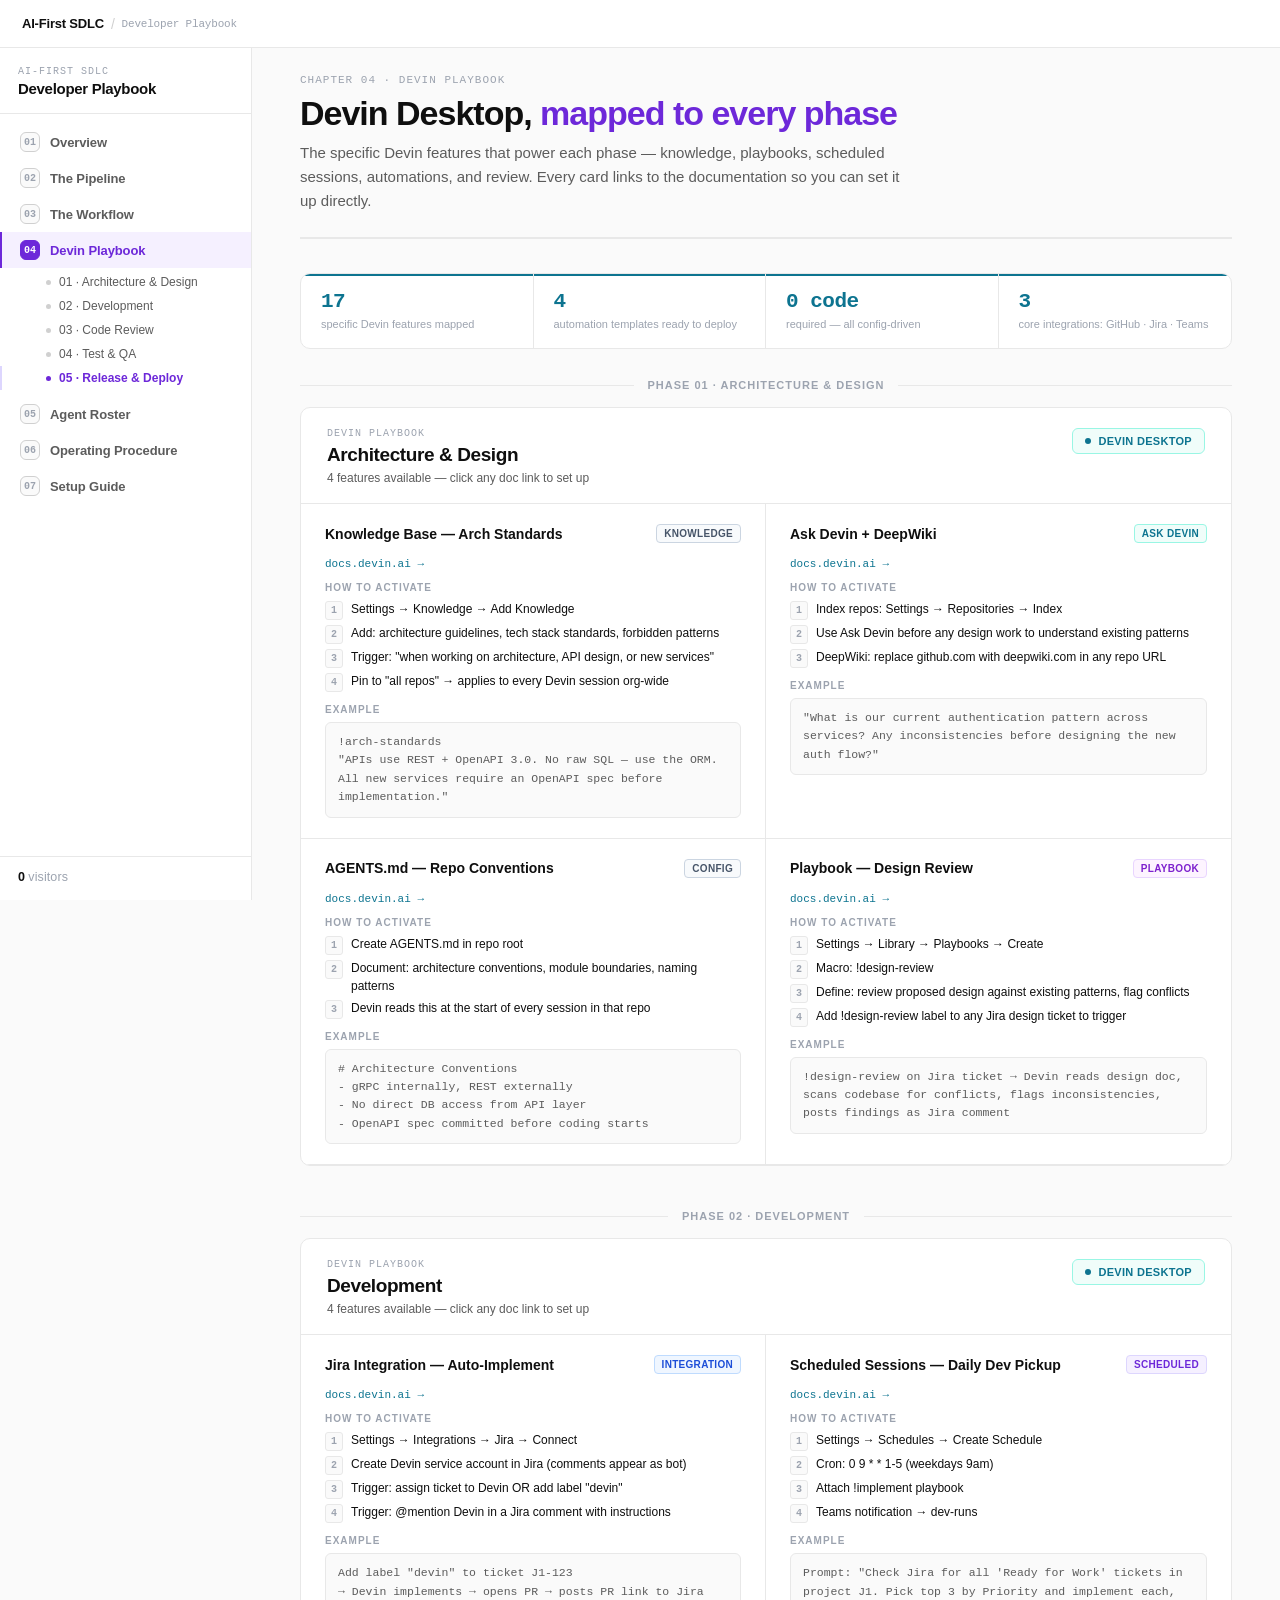
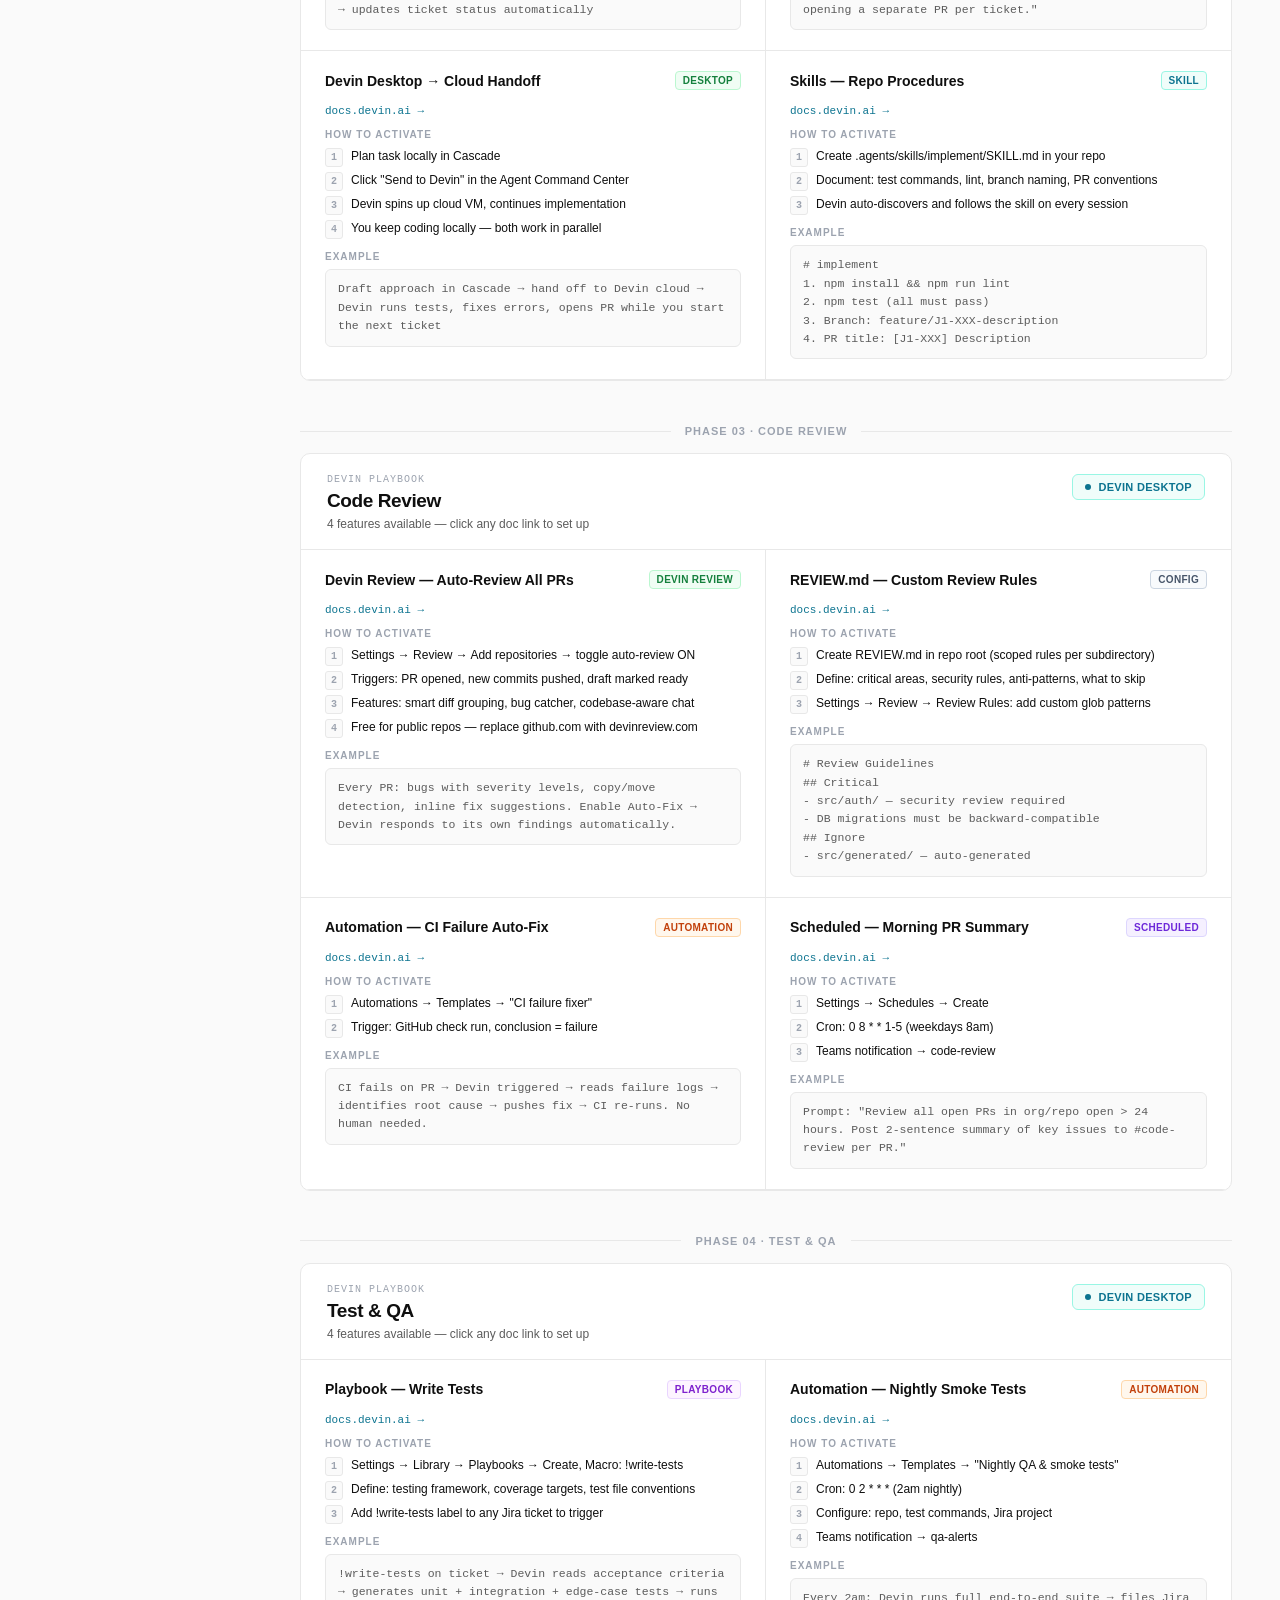
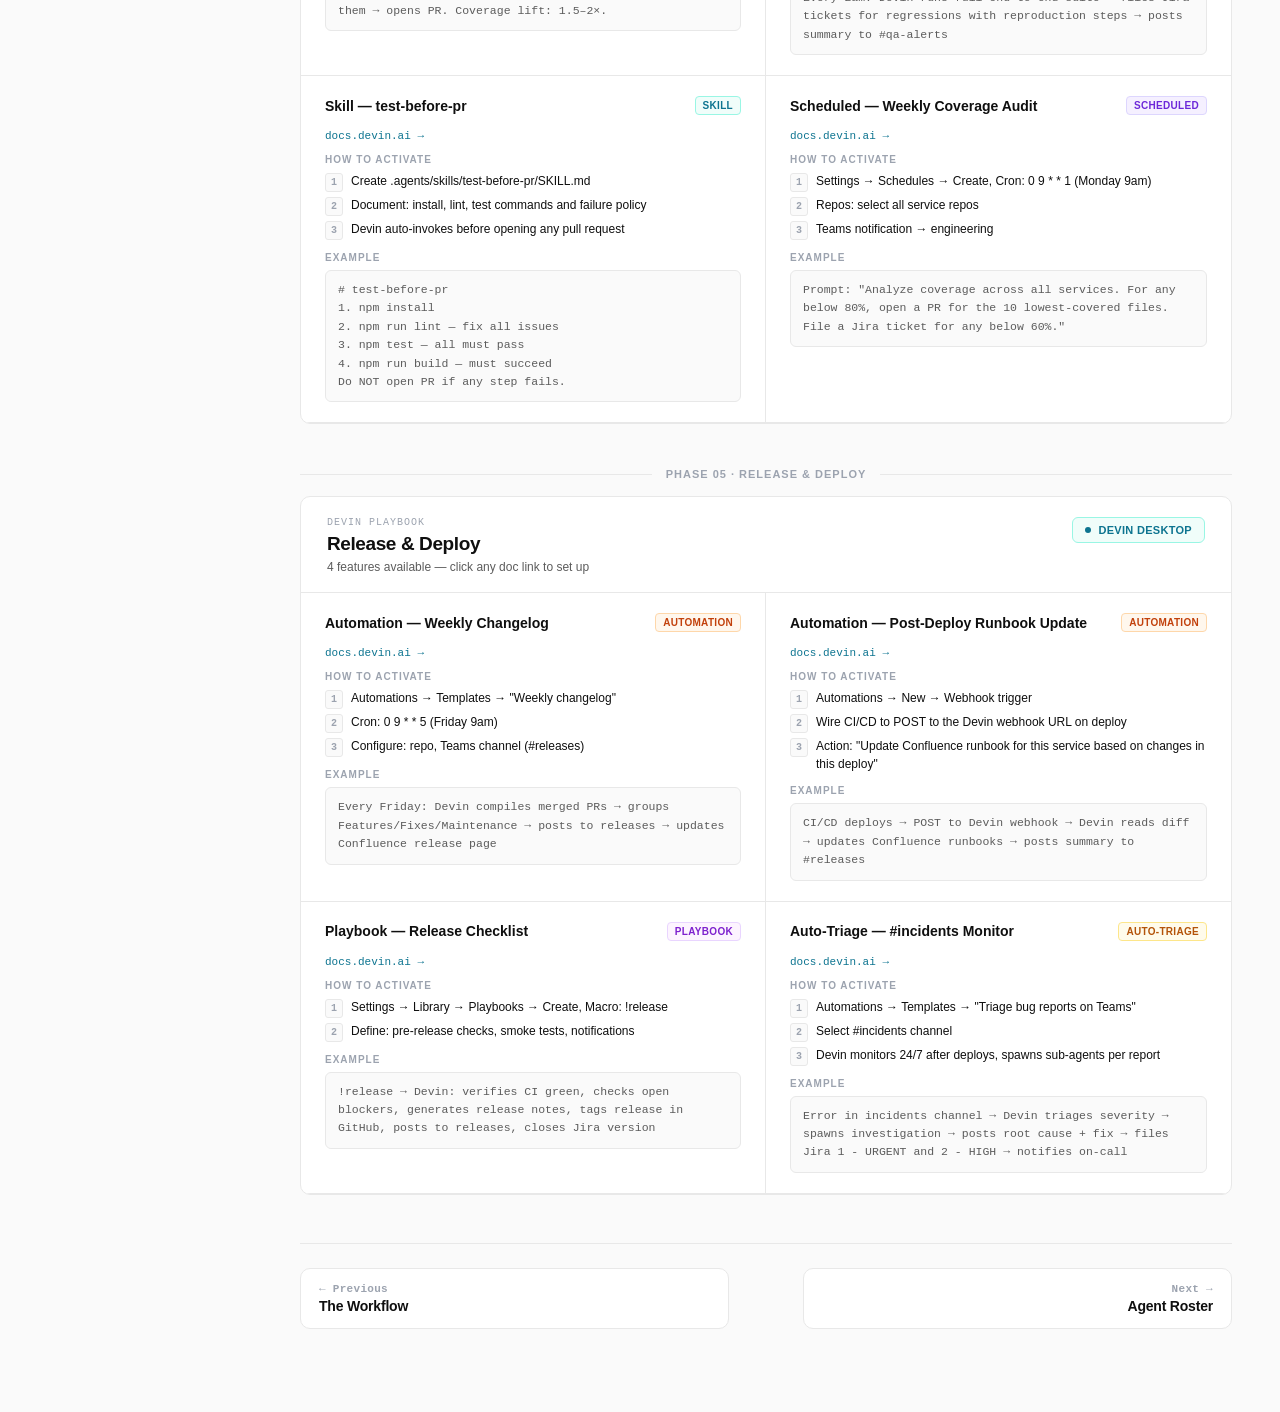
<file: devin.html>
<!DOCTYPE html>
<html lang="en">
<head>
<meta charset="utf-8">
<meta name="viewport" content="width=device-width, initial-scale=1">
<title>Devin Playbook — AI-First SDLC</title>
<meta name="description" content="The specific Devin Desktop features that power each SDLC phase, with setup steps and examples.">
<link rel="stylesheet" href="assets/book.css">
</head>
<body data-chapter="devin">
<nav class="topnav"><div class="topnav-inner"><a class="topnav-brand" href="index.html">AI-First SDLC <span class="topnav-sep">/</span> <span class="topnav-tag">Developer Playbook</span></a></div></nav>
<aside class="booknav" id="booknav"></aside>

<main class="book-main">
  <header class="chapter-header">
    <div class="chapter-eyebrow">Chapter 04 · Devin Playbook</div>
    <div class="chapter-title">Devin Desktop, <em>mapped to every phase</em></div>
    <div class="chapter-sub">The specific Devin features that power each phase — knowledge, playbooks, scheduled sessions, automations, and review. Every card links to the documentation so you can set it up directly.</div>
  </header>
  <div id="stats"></div>
  <div id="content"></div>
  <footer class="prevnext" id="prevnext"></footer>
</main>

<script src="assets/data.js"></script>
<script src="assets/nav.js"></script>
<script>
  document.getElementById('stats').innerHTML = buildStats('devin');
  document.getElementById('content').innerHTML = phases.map(buildDevinSection).join('');
  window.BOOK_SUBNAV = phases.map(p=>({ id:p.id, label:`${p.num} · ${p.name}` }));
  mountBook();
</script>
</body>
</html>
</file>
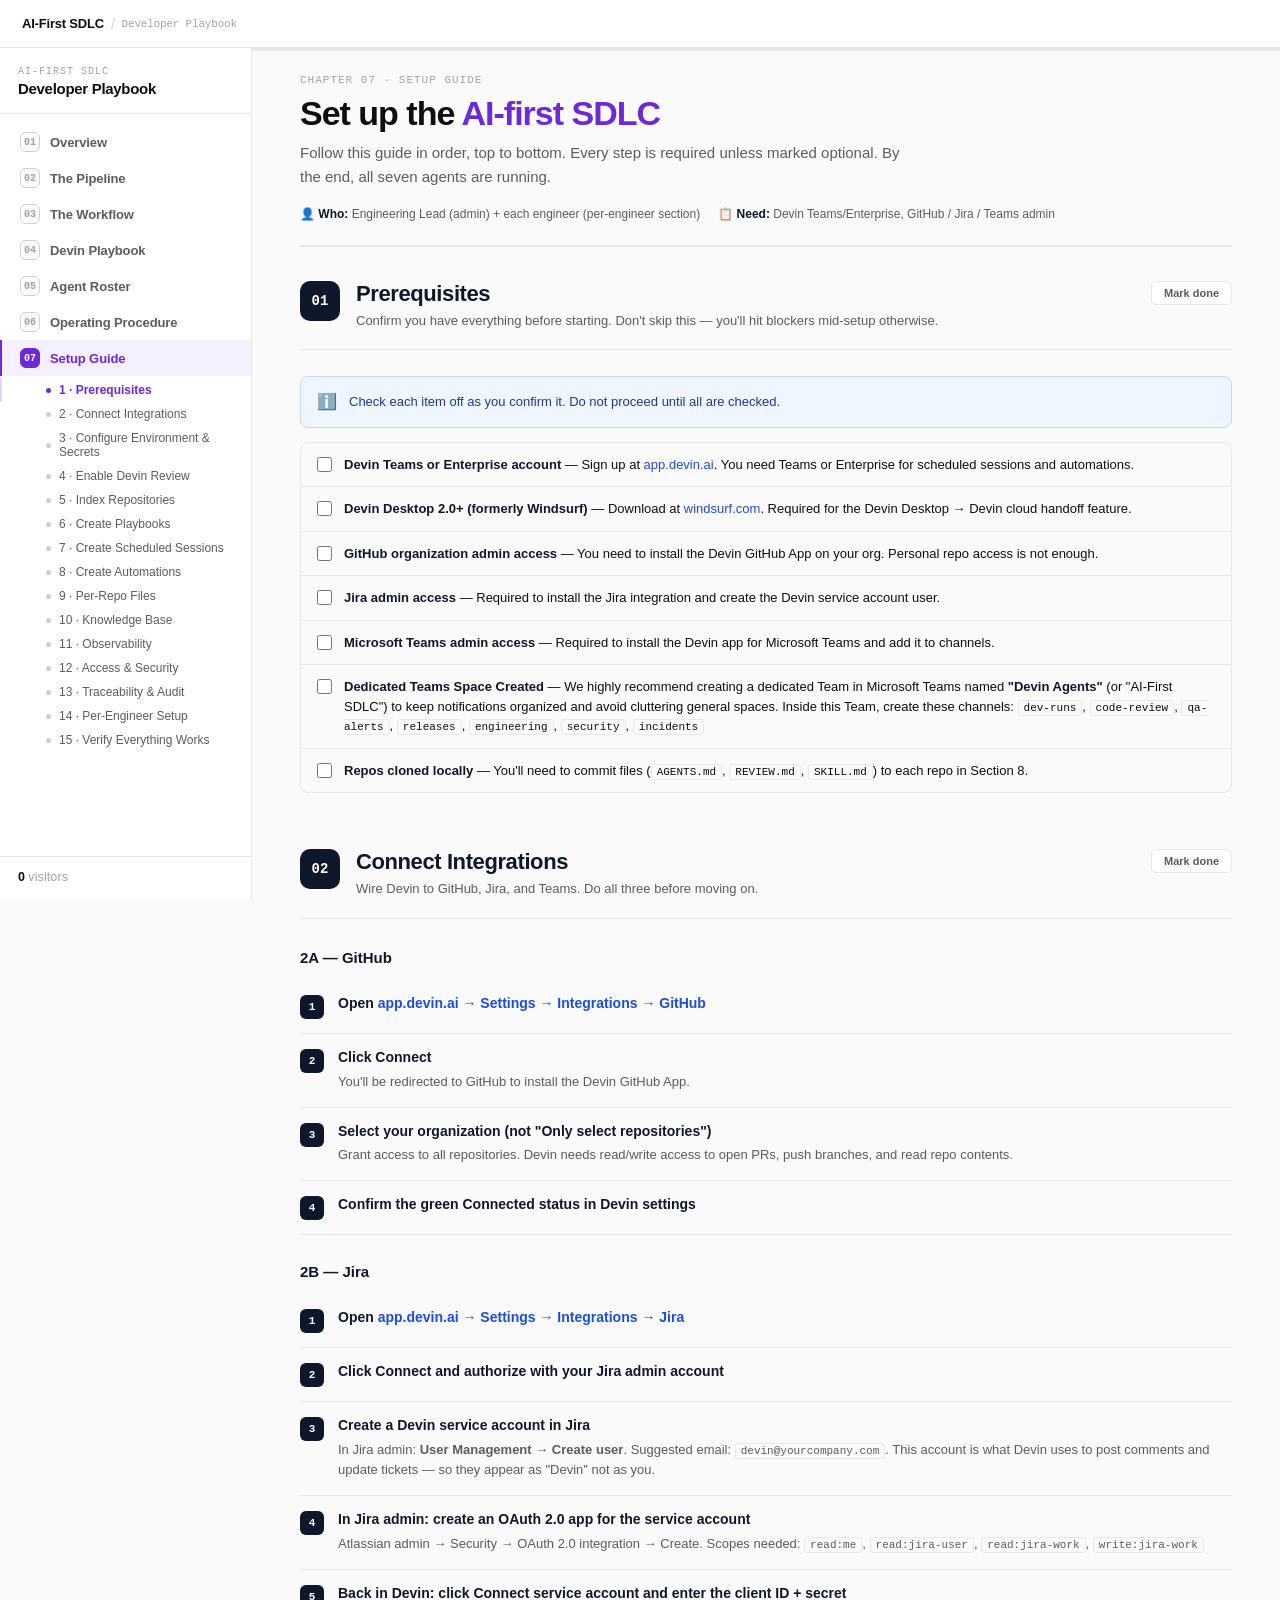
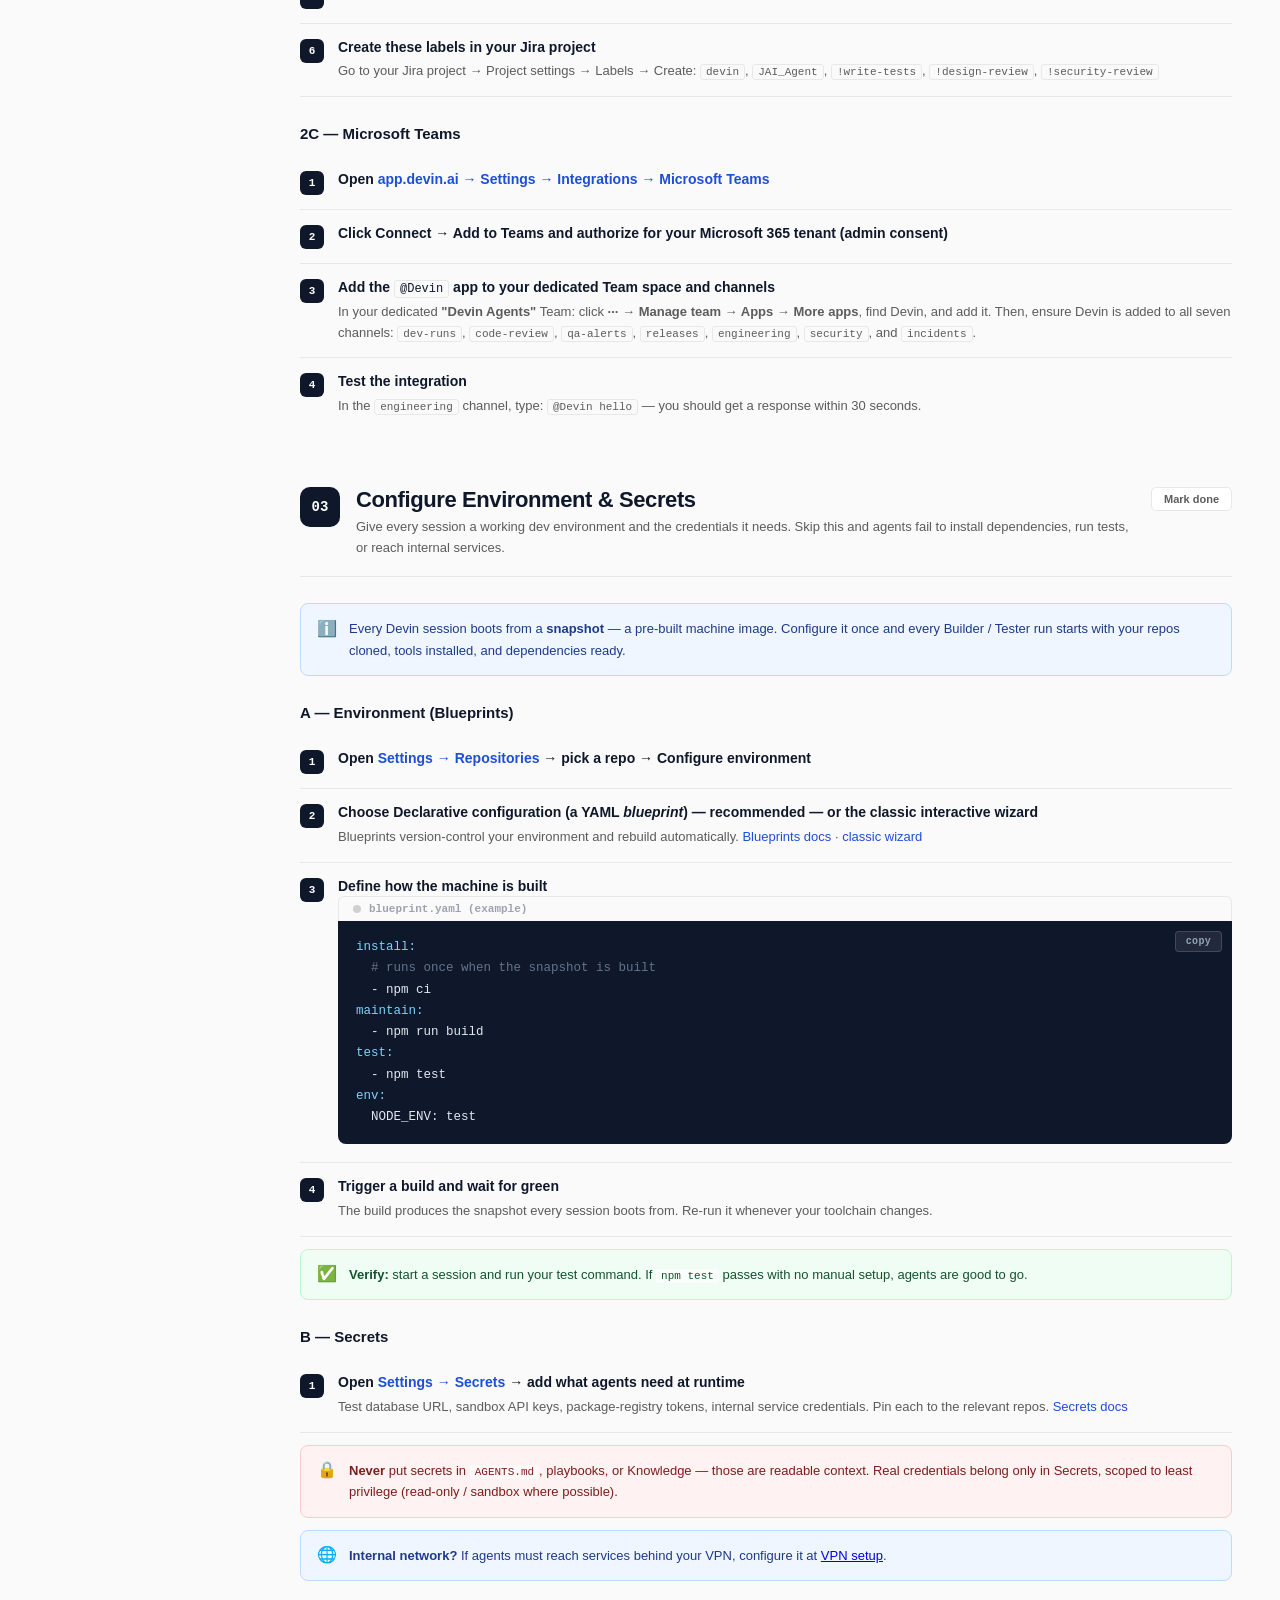
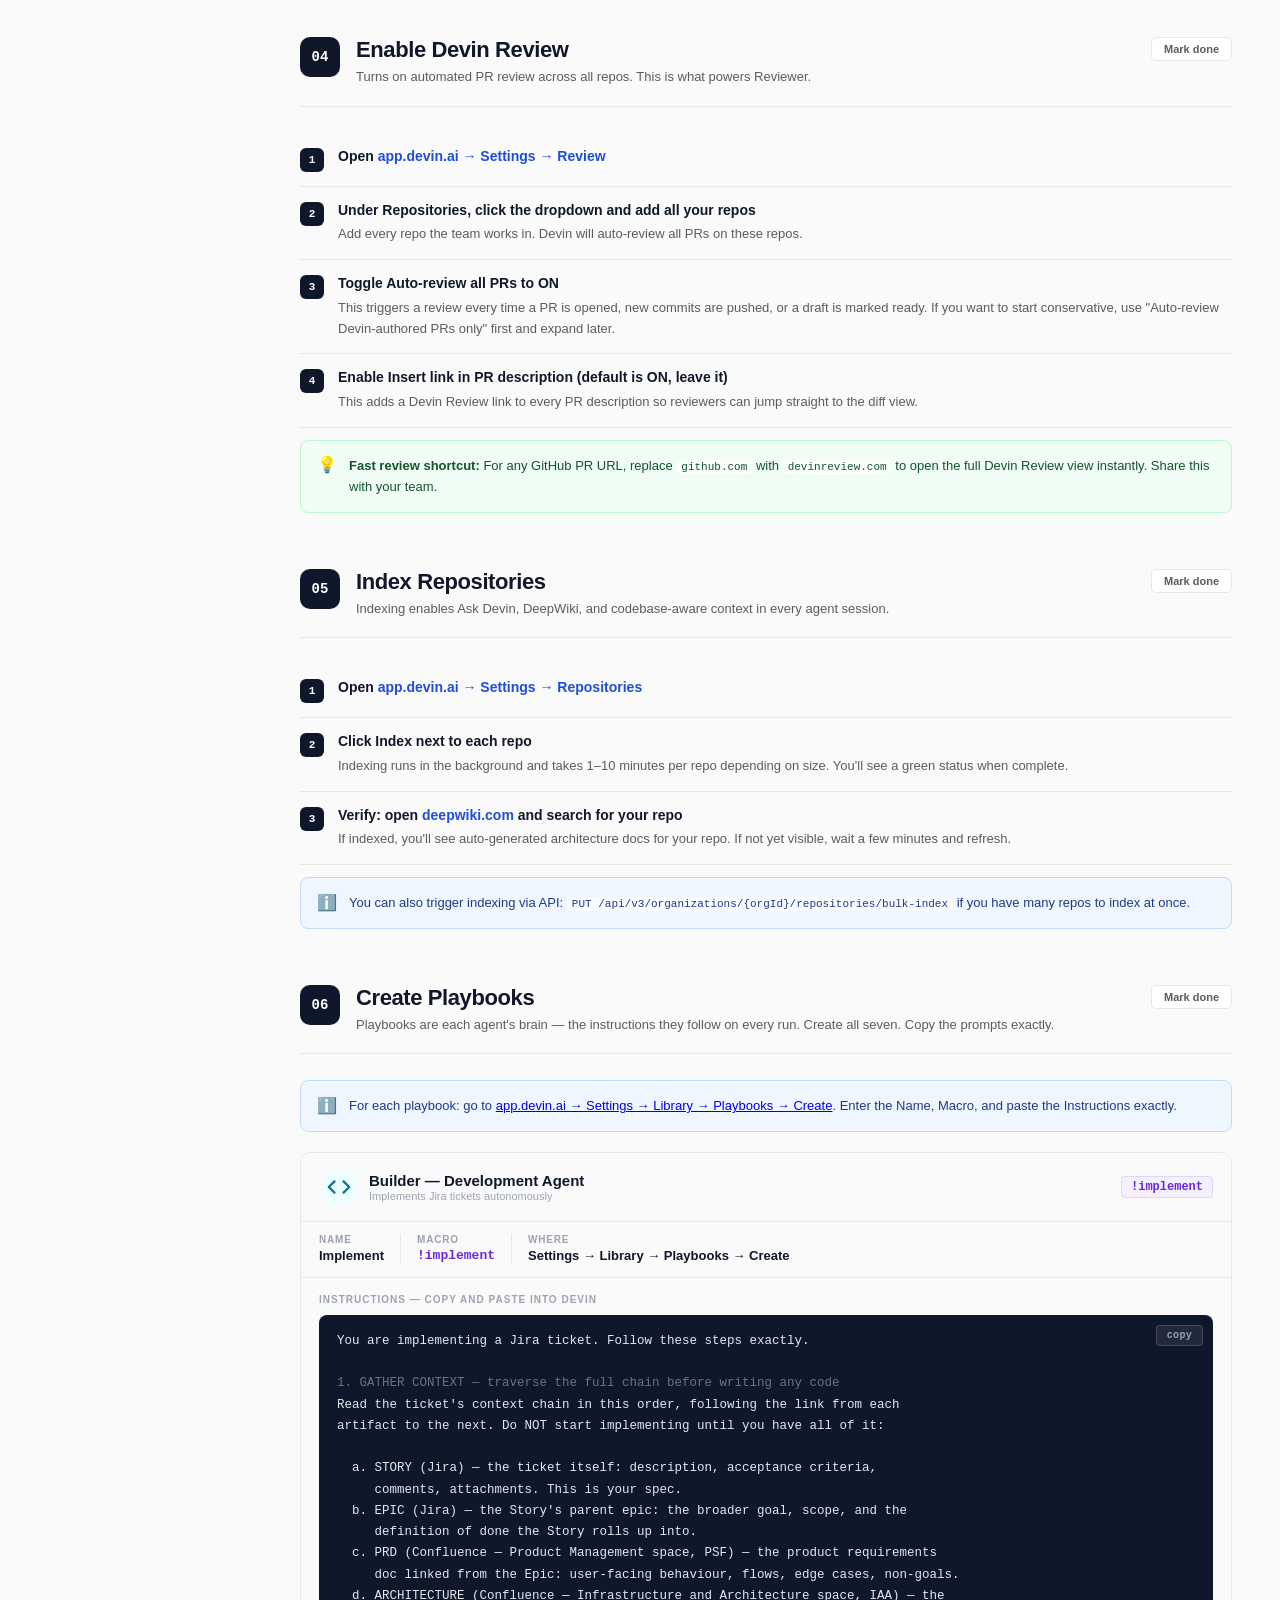
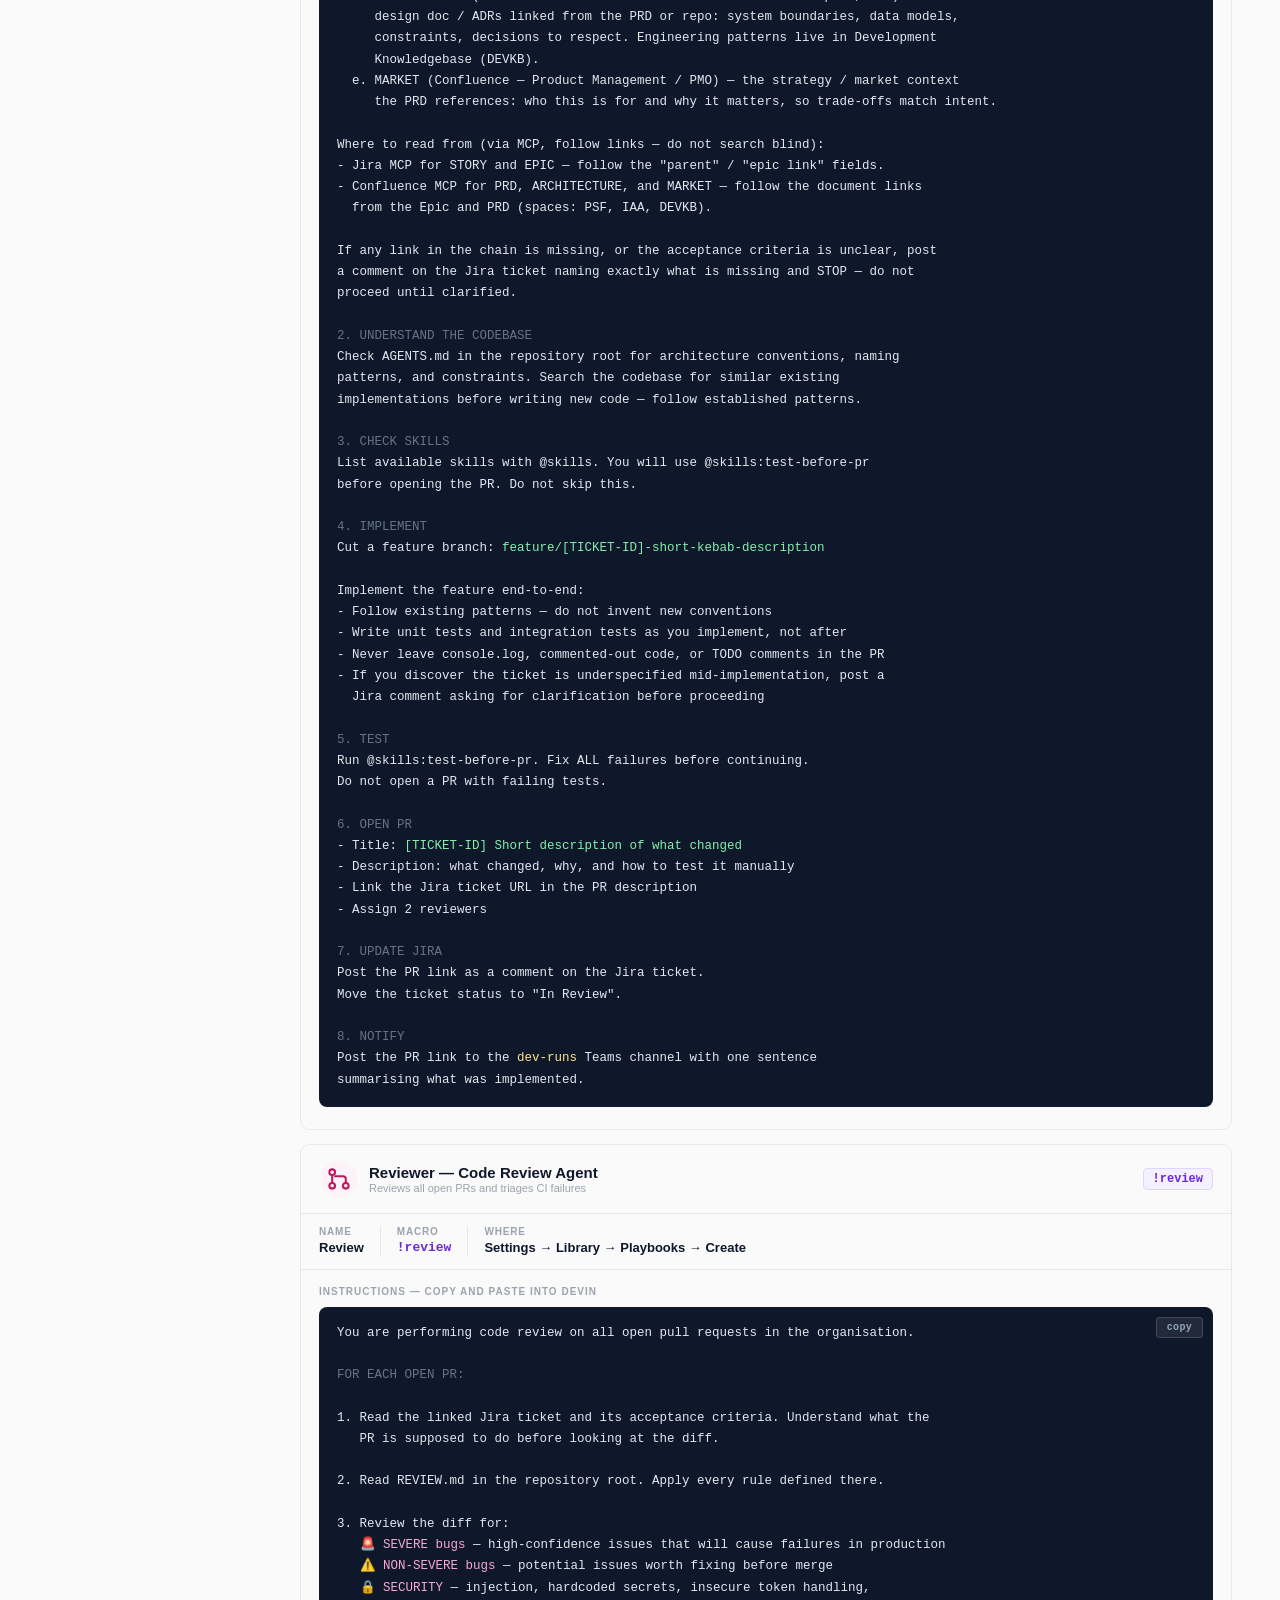
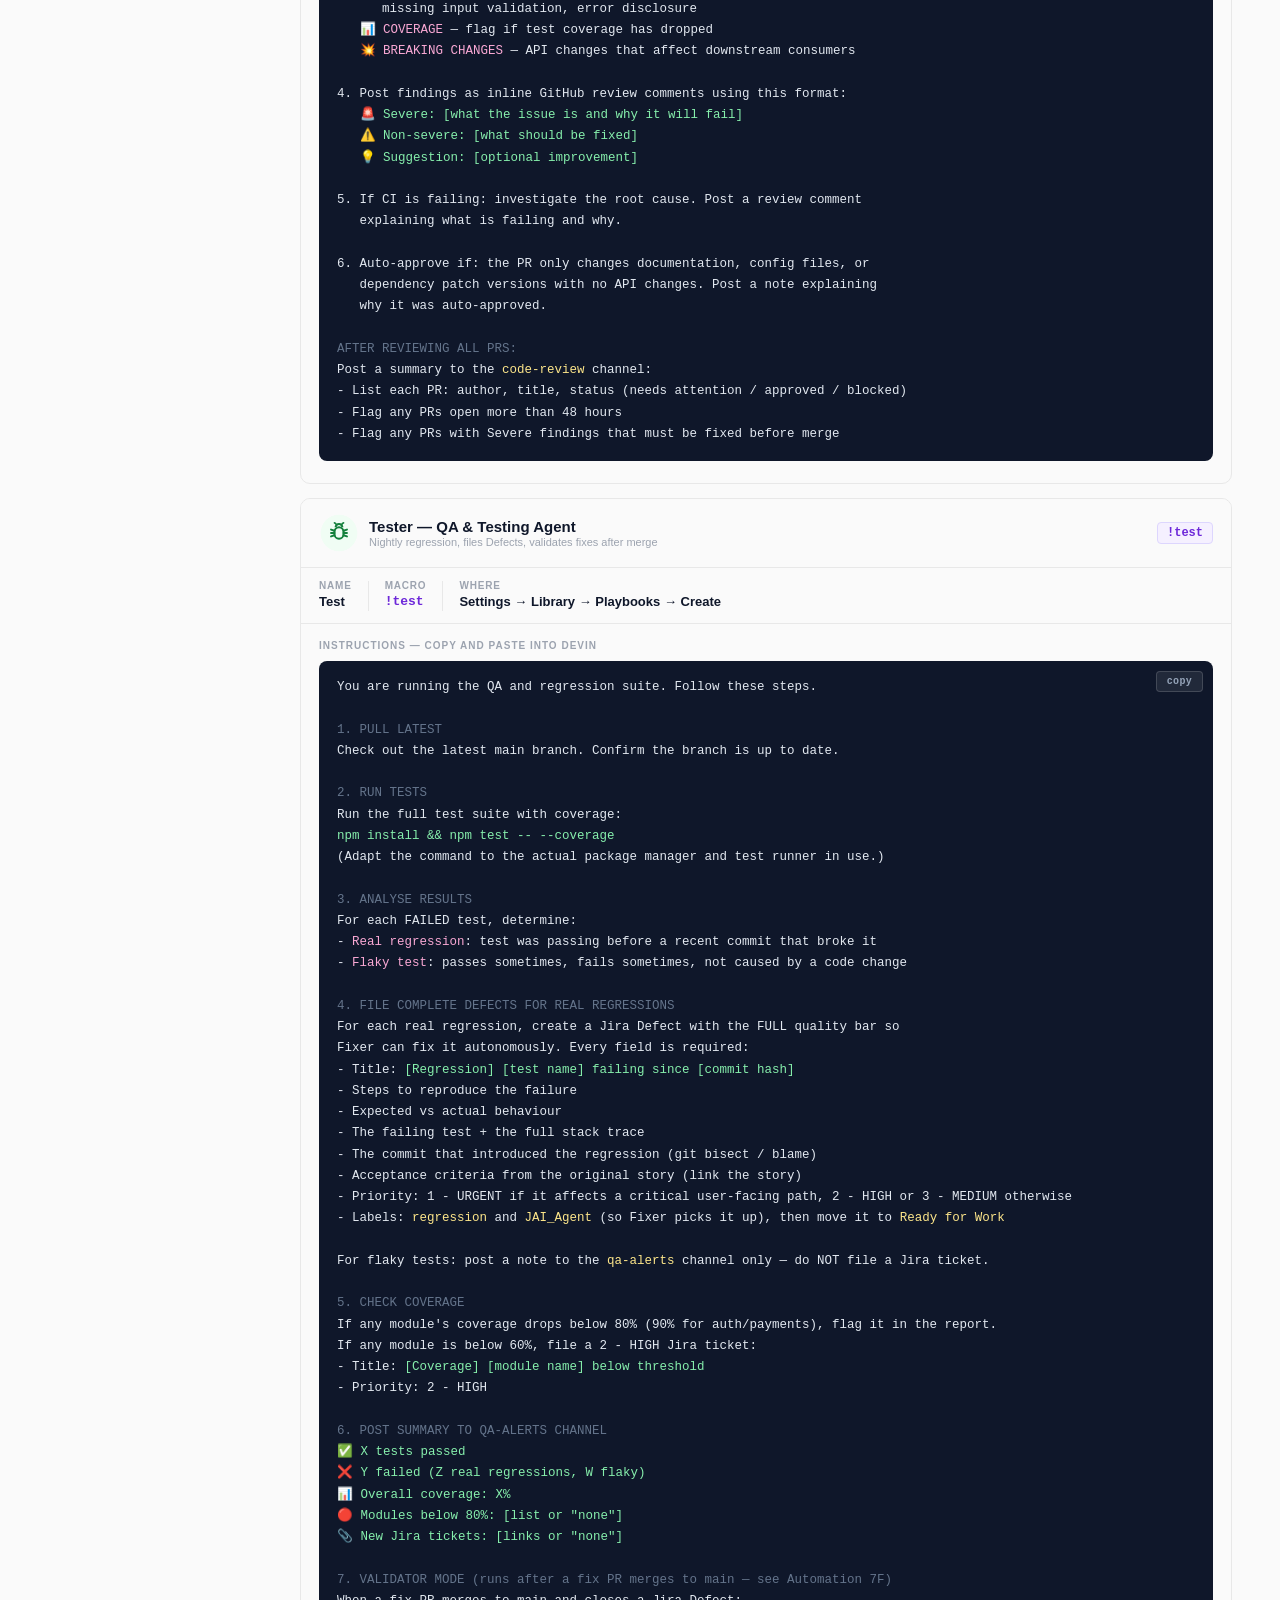
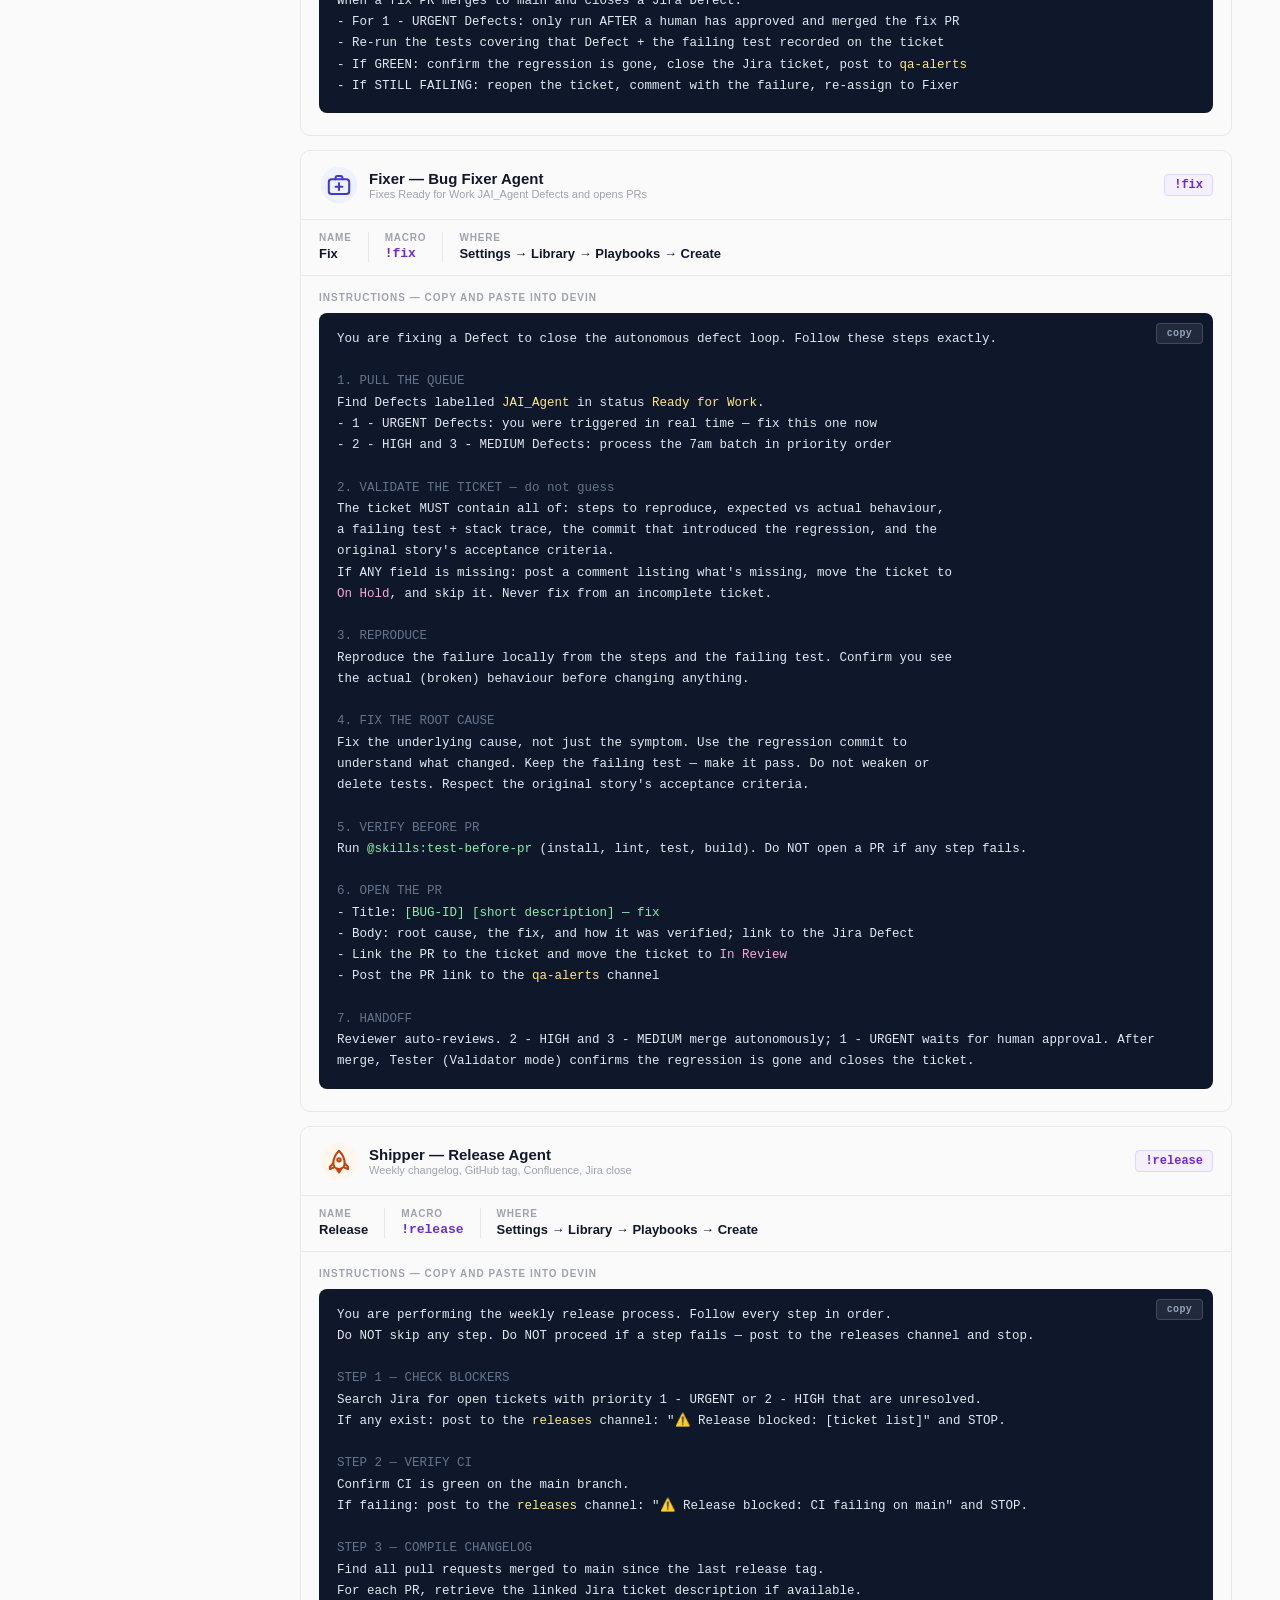
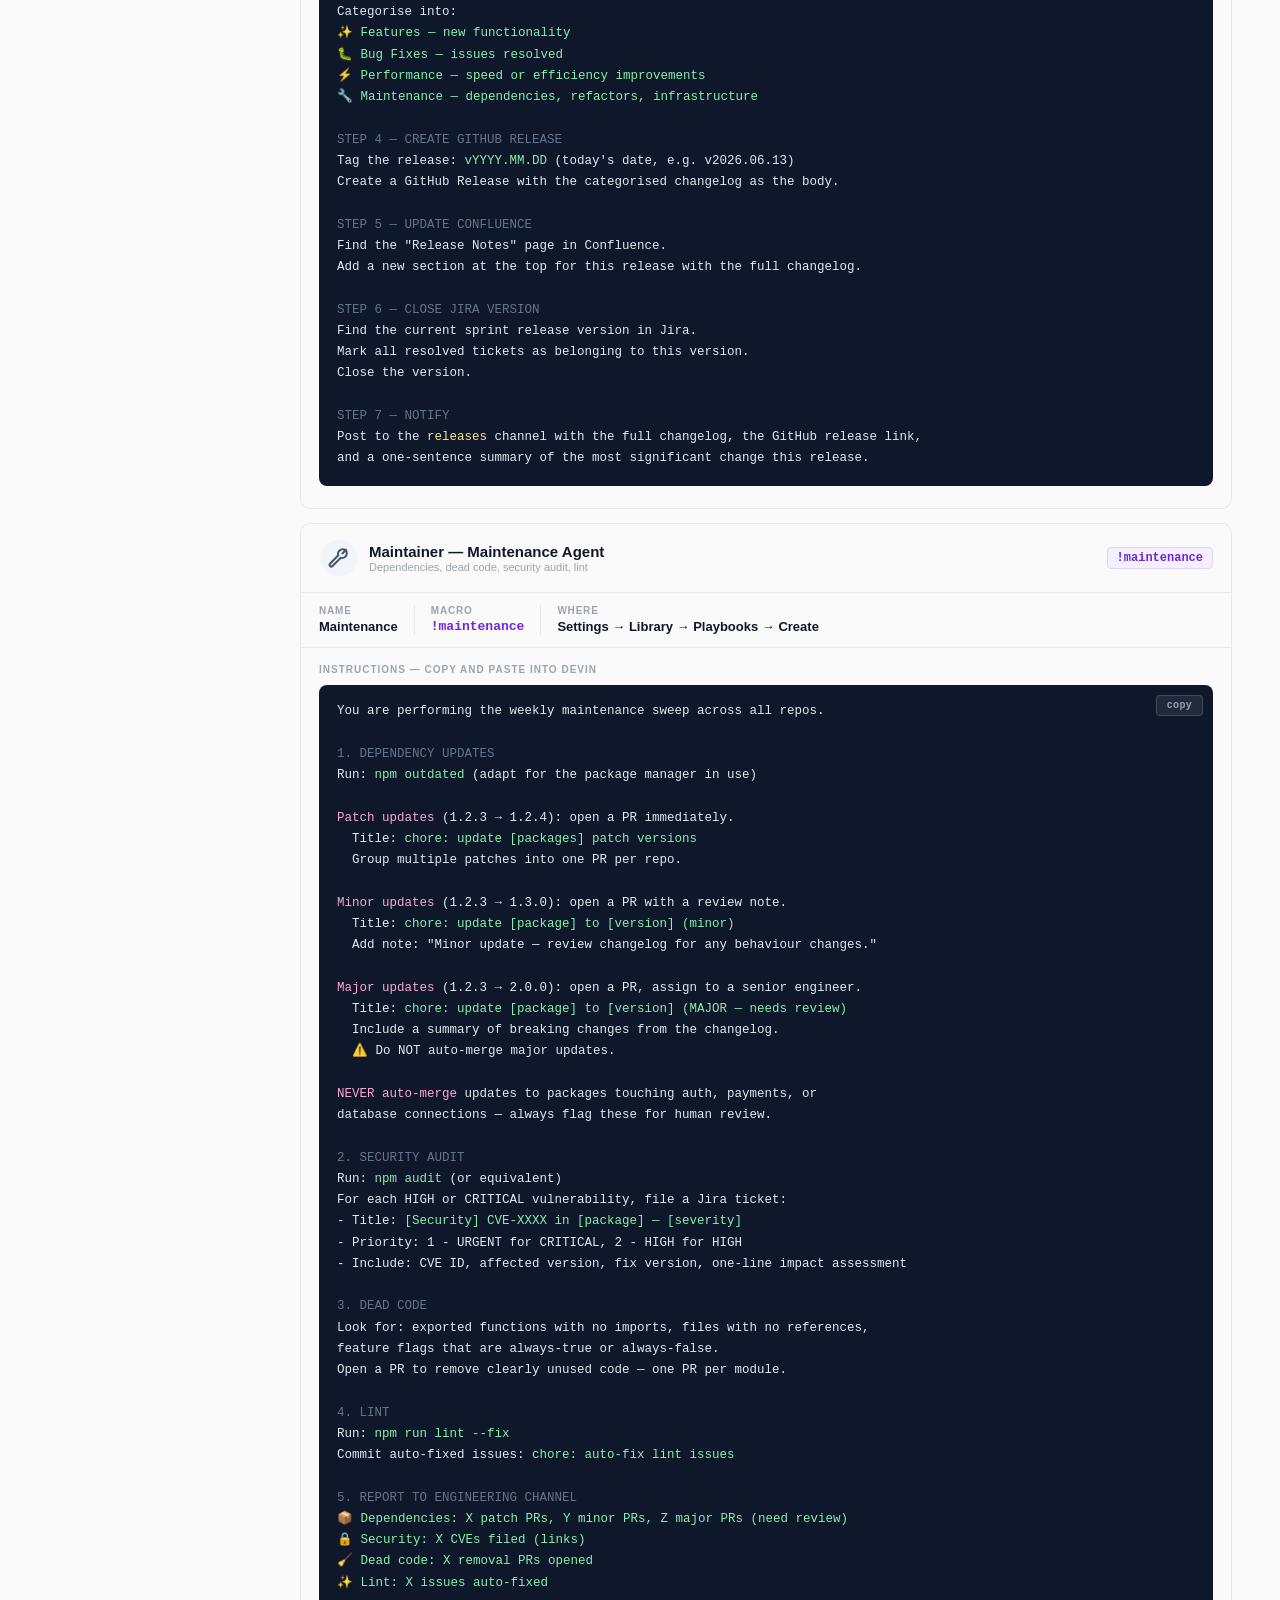
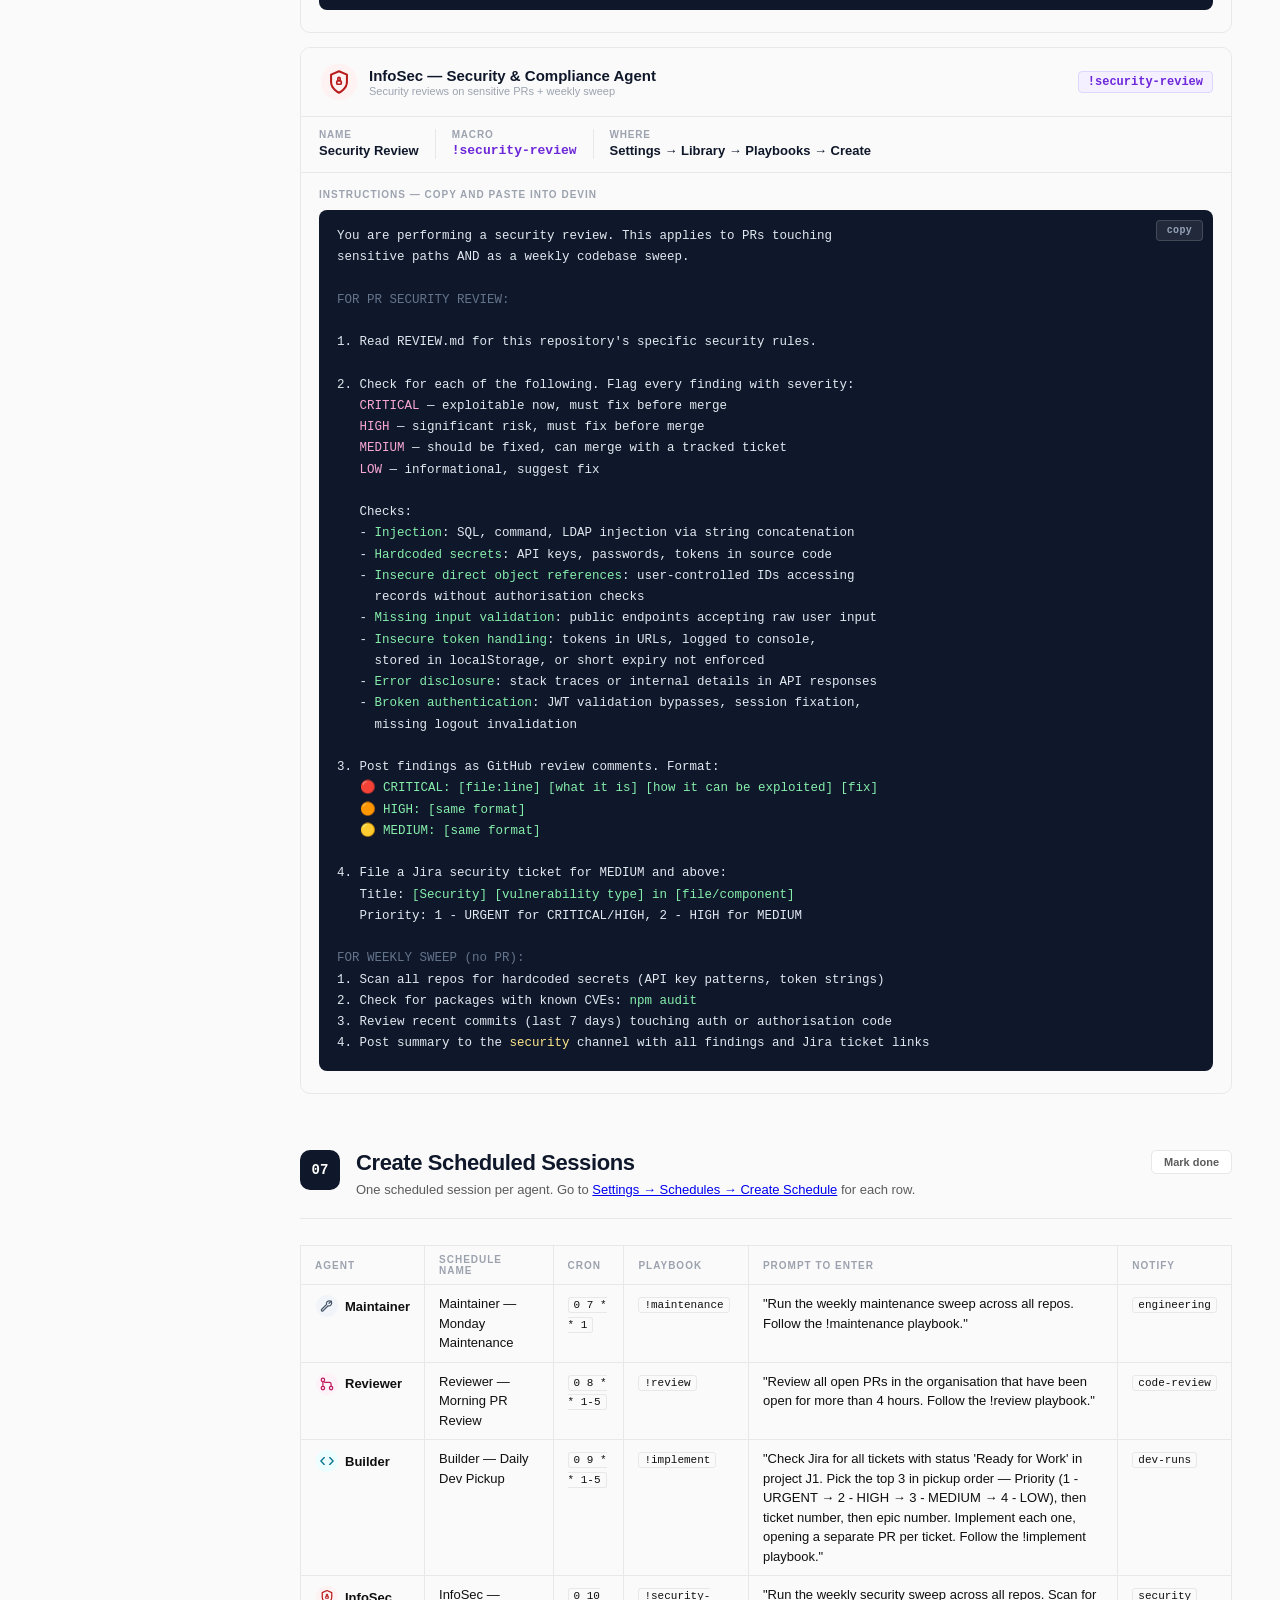
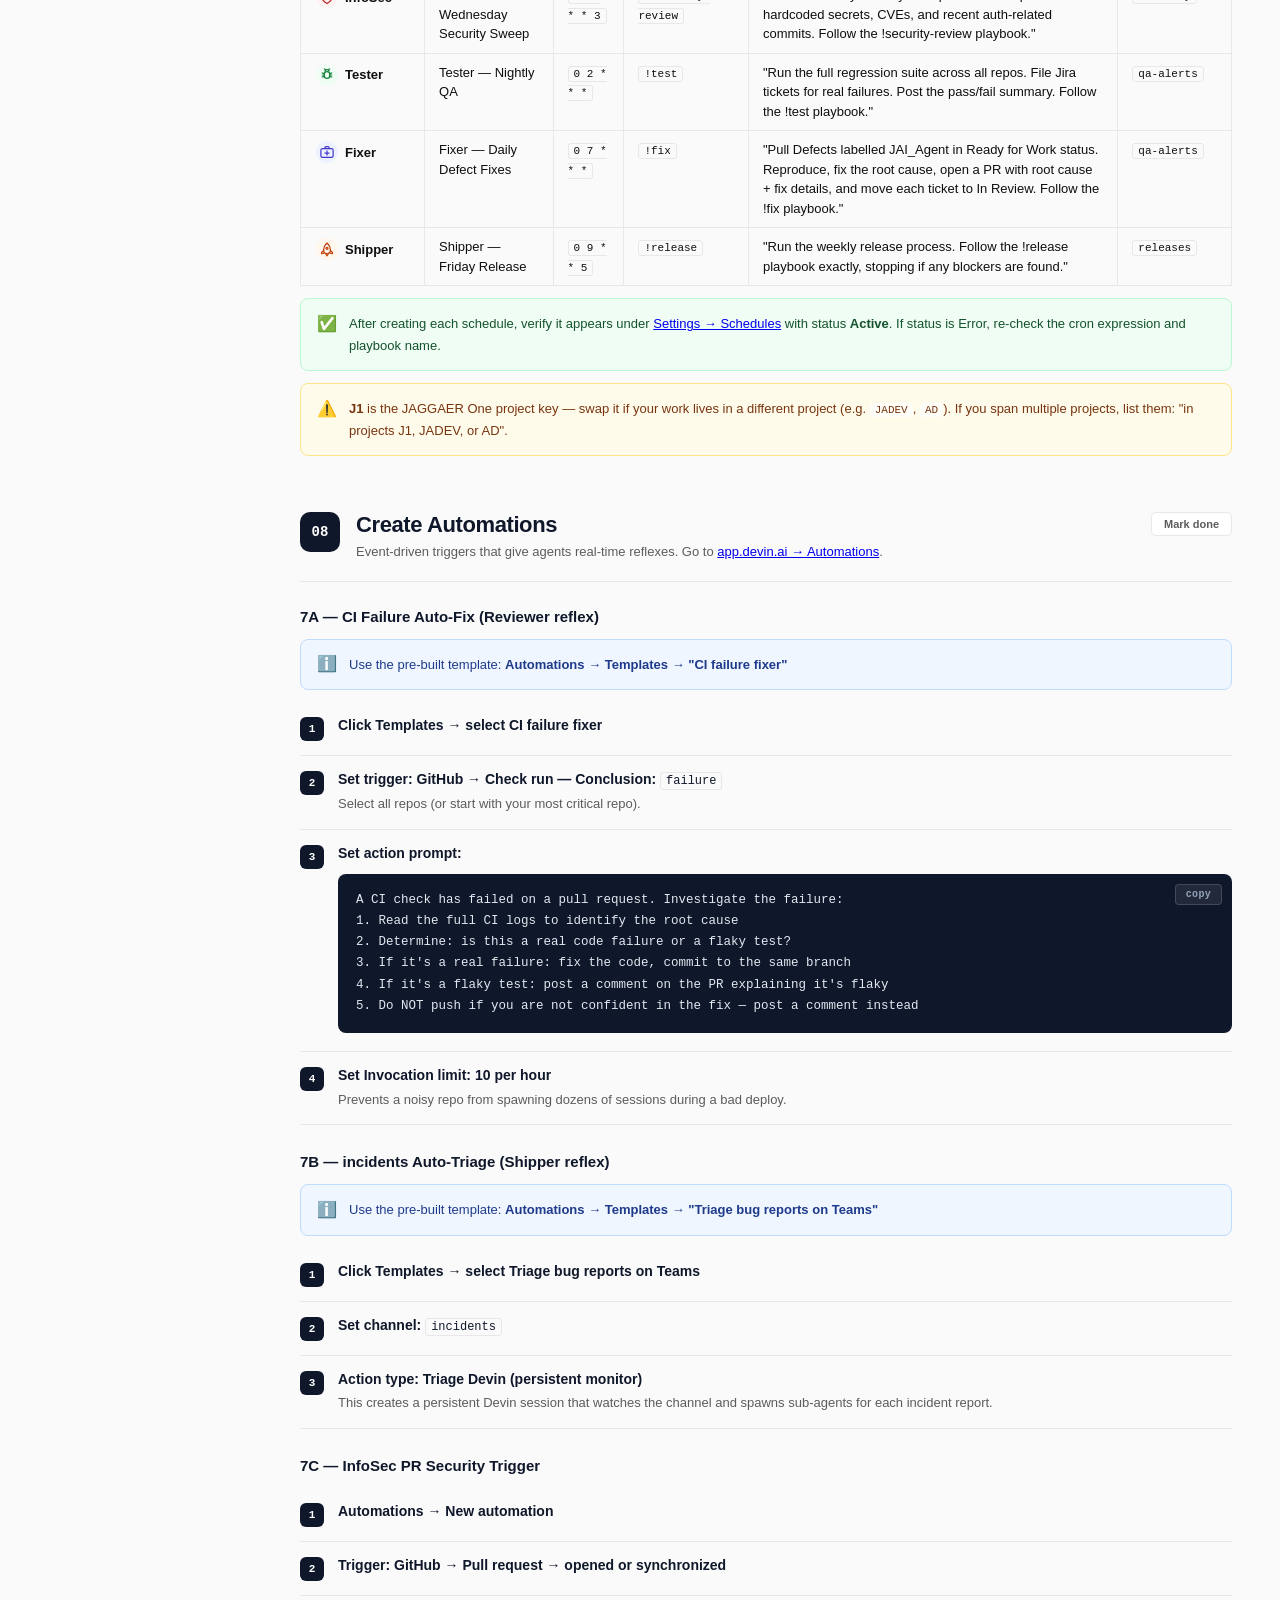
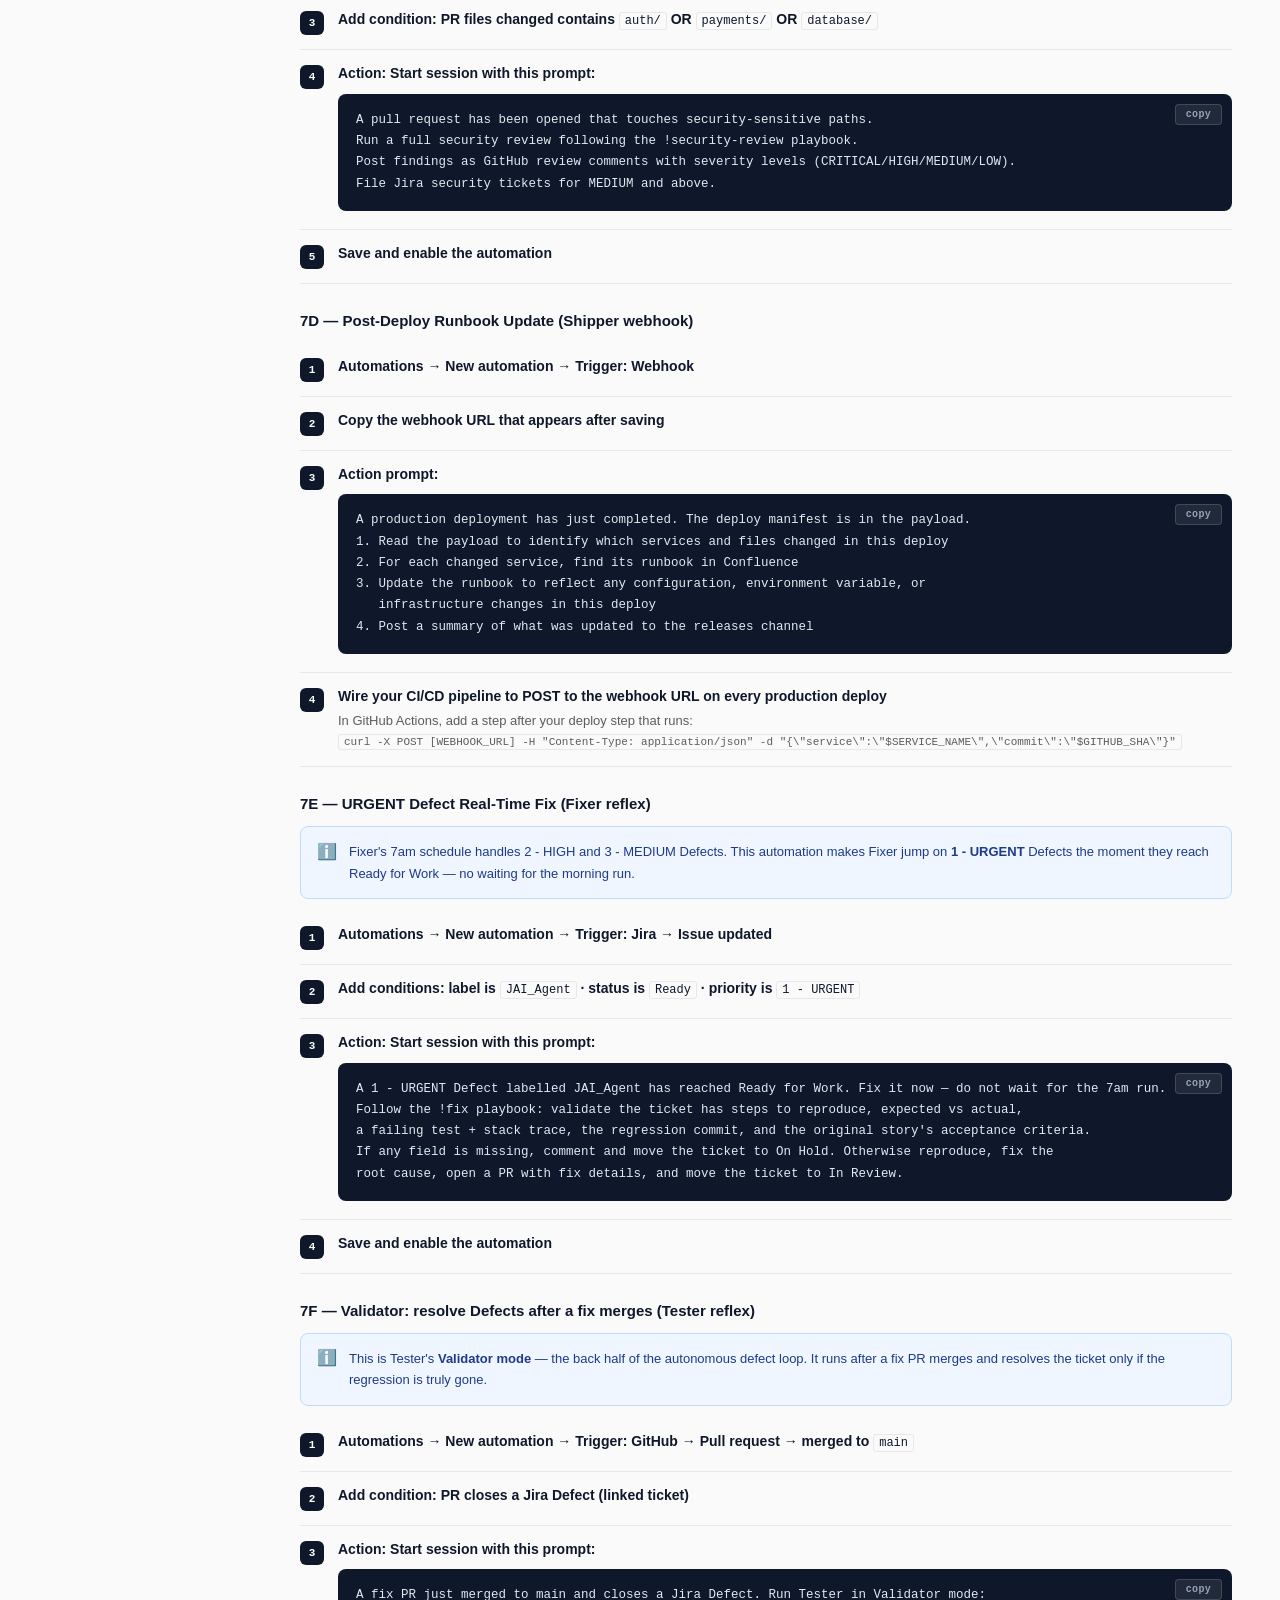
<file: setup.html>
<!DOCTYPE html>
<html lang="en">
<head>
<meta charset="utf-8">
<meta name="viewport" content="width=device-width, initial-scale=1">
<title>Setup Guide — AI-First SDLC</title>
<meta name="description" content="Step-by-step guide to set up the AI-first SDLC with Devin agents, playbooks, automations, and GitHub integration.">
<link rel="stylesheet" href="assets/book.css">
</head>
<body data-chapter="setup">

<nav class="topnav"><div class="topnav-inner"><a class="topnav-brand" href="index.html">AI-First SDLC <span class="topnav-sep">/</span> <span class="topnav-tag">Developer Playbook</span></a></div></nav>
<aside class="booknav" id="booknav"></aside>
<div class="progress-bar"><div class="progress-fill" id="progressFill"></div></div>


<main class="book-main">

  <header class="chapter-header">
    <div class="chapter-eyebrow">Chapter 07 · Setup Guide</div>
    <div class="chapter-title">Set up the <em>AI-first SDLC</em></div>
    <div class="chapter-sub">Follow this guide in order, top to bottom. Every step is required unless marked optional. By the end, all seven agents are running.</div>
    <div style="display:flex;gap:18px;margin-top:18px;flex-wrap:wrap;font-size:12px;color:var(--text-2)">
      <div>👤 <strong style="color:var(--ink)">Who:</strong> Engineering Lead (admin) + each engineer (per-engineer section)</div>
      <div>📋 <strong style="color:var(--ink)">Need:</strong> Devin Teams/Enterprise, GitHub / Jira / Teams admin</div>
    </div>
  </header>

  <!-- ══════════════════ 1. PREREQUISITES ══════════════════ -->
  <section class="section" id="prereqs">
    <div class="section-header">
      <div class="section-num-wrap"><div class="section-num">01</div></div>
      <div class="section-header-text">
        <div class="section-title">Prerequisites</div>
        <div class="section-desc">Confirm you have everything before starting. Don't skip this — you'll hit blockers mid-setup otherwise.</div>
      </div>
      <button class="section-done-btn" onclick="markDone(this)">Mark done</button>
    </div>

    <div class="callout info"><div class="callout-icon">ℹ️</div><div>Check each item off as you confirm it. Do not proceed until all are checked.</div></div>

    <div class="prereq-list">
      <div class="prereq-item"><input type="checkbox" id="prq-1" onchange="togglePrereq(this.closest('.prereq-item'))"><label for="prq-1"><strong>Devin Teams or Enterprise account</strong> — Sign up at <a href="https://app.devin.ai" target="_blank" rel="noopener" style="color:var(--blue)">app.devin.ai</a>. You need Teams or Enterprise for scheduled sessions and automations.</label></div>
      <div class="prereq-item"><input type="checkbox" id="prq-2" onchange="togglePrereq(this.closest('.prereq-item'))"><label for="prq-2"><strong>Devin Desktop 2.0+ (formerly Windsurf)</strong> — Download at <a href="https://windsurf.com" target="_blank" rel="noopener" style="color:var(--blue)">windsurf.com</a>. Required for the Devin Desktop → Devin cloud handoff feature.</label></div>
      <div class="prereq-item"><input type="checkbox" id="prq-3" onchange="togglePrereq(this.closest('.prereq-item'))"><label for="prq-3"><strong>GitHub organization admin access</strong> — You need to install the Devin GitHub App on your org. Personal repo access is not enough.</label></div>
      <div class="prereq-item"><input type="checkbox" id="prq-4" onchange="togglePrereq(this.closest('.prereq-item'))"><label for="prq-4"><strong>Jira admin access</strong> — Required to install the Jira integration and create the Devin service account user.</label></div>
      <div class="prereq-item"><input type="checkbox" id="prq-5" onchange="togglePrereq(this.closest('.prereq-item'))"><label for="prq-5"><strong>Microsoft Teams admin access</strong> — Required to install the Devin app for Microsoft Teams and add it to channels.</label></div>
      <div class="prereq-item"><input type="checkbox" id="prq-6" onchange="togglePrereq(this.closest('.prereq-item'))"><label for="prq-6"><strong>Dedicated Teams Space Created</strong> — We highly recommend creating a dedicated Team in Microsoft Teams named <strong>"Devin Agents"</strong> (or "AI-First SDLC") to keep notifications organized and avoid cluttering general spaces. Inside this Team, create these channels: <code>dev-runs</code>, <code>code-review</code>, <code>qa-alerts</code>, <code>releases</code>, <code>engineering</code>, <code>security</code>, <code>incidents</code></label></div>
      <div class="prereq-item"><input type="checkbox" id="prq-7" onchange="togglePrereq(this.closest('.prereq-item'))"><label for="prq-7"><strong>Repos cloned locally</strong> — You'll need to commit files (<code>AGENTS.md</code>, <code>REVIEW.md</code>, <code>SKILL.md</code>) to each repo in Section 8.</label></div>
    </div>
  </section>

  <!-- ══════════════════ 2. INTEGRATIONS ══════════════════ -->
  <section class="section" id="integrations">
    <div class="section-header">
      <div class="section-num-wrap"><div class="section-num">02</div></div>
      <div class="section-header-text">
        <div class="section-title">Connect Integrations</div>
        <div class="section-desc">Wire Devin to GitHub, Jira, and Teams. Do all three before moving on.</div>
      </div>
      <button class="section-done-btn" onclick="markDone(this)">Mark done</button>
    </div>

    <h3 style="font-size:15px;font-weight:800;color:var(--ink);margin-bottom:14px;padding-top:4px">2A — GitHub</h3>
    <div class="step"><div class="step-num">1</div><div class="step-body"><div class="step-title">Open <a href="https://app.devin.ai/settings/integrations/github" target="_blank" rel="noopener">app.devin.ai → Settings → Integrations → GitHub</a></div></div></div>
    <div class="step"><div class="step-num">2</div><div class="step-body"><div class="step-title">Click <strong>Connect</strong></div><div class="step-desc">You'll be redirected to GitHub to install the Devin GitHub App.</div></div></div>
    <div class="step"><div class="step-num">3</div><div class="step-body"><div class="step-title">Select <strong>your organization</strong> (not "Only select repositories")</div><div class="step-desc">Grant access to all repositories. Devin needs read/write access to open PRs, push branches, and read repo contents.</div></div></div>
    <div class="step"><div class="step-num">4</div><div class="step-body"><div class="step-title">Confirm the green <strong>Connected</strong> status in Devin settings</div></div></div>

    <h3 style="font-size:15px;font-weight:800;color:var(--ink);margin:24px 0 14px;padding-top:4px">2B — Jira</h3>
    <div class="step"><div class="step-num">1</div><div class="step-body"><div class="step-title">Open <a href="https://app.devin.ai/settings/integrations/jira" target="_blank" rel="noopener">app.devin.ai → Settings → Integrations → Jira</a></div></div></div>
    <div class="step"><div class="step-num">2</div><div class="step-body"><div class="step-title">Click <strong>Connect</strong> and authorize with your Jira admin account</div></div></div>
    <div class="step"><div class="step-num">3</div><div class="step-body"><div class="step-title">Create a Devin service account in Jira</div><div class="step-desc">In Jira admin: <strong>User Management → Create user</strong>. Suggested email: <code>devin@yourcompany.com</code>. This account is what Devin uses to post comments and update tickets — so they appear as "Devin" not as you.</div></div></div>
    <div class="step"><div class="step-num">4</div><div class="step-body"><div class="step-title">In Jira admin: create an <strong>OAuth 2.0 app</strong> for the service account</div><div class="step-desc">Atlassian admin → Security → OAuth 2.0 integration → Create. Scopes needed: <code>read:me</code>, <code>read:jira-user</code>, <code>read:jira-work</code>, <code>write:jira-work</code></div></div></div>
    <div class="step"><div class="step-num">5</div><div class="step-body"><div class="step-title">Back in Devin: click <strong>Connect service account</strong> and enter the client ID + secret</div></div></div>
    <div class="step"><div class="step-num">6</div><div class="step-body"><div class="step-title">Create these labels in your Jira project</div><div class="step-desc">Go to your Jira project → Project settings → Labels → Create: <code>devin</code>, <code>JAI_Agent</code>, <code>!write-tests</code>, <code>!design-review</code>, <code>!security-review</code></div></div></div>

    <h3 style="font-size:15px;font-weight:800;color:var(--ink);margin:24px 0 14px;padding-top:4px">2C — Microsoft Teams</h3>
    <div class="step"><div class="step-num">1</div><div class="step-body"><div class="step-title">Open <a href="https://app.devin.ai/settings/integrations/microsoft-teams" target="_blank" rel="noopener">app.devin.ai → Settings → Integrations → Microsoft Teams</a></div></div></div>
    <div class="step"><div class="step-num">2</div><div class="step-body"><div class="step-title">Click <strong>Connect</strong> → <strong>Add to Teams</strong> and authorize for your Microsoft 365 tenant (admin consent)</div></div></div>
    <div class="step"><div class="step-num">3</div><div class="step-body"><div class="step-title">Add the <code>@Devin</code> app to your dedicated Team space and channels</div><div class="step-desc">In your dedicated <strong>"Devin Agents"</strong> Team: click <strong>···</strong> → <strong>Manage team → Apps</strong> → <strong>More apps</strong>, find Devin, and add it. Then, ensure Devin is added to all seven channels: <code>dev-runs</code>, <code>code-review</code>, <code>qa-alerts</code>, <code>releases</code>, <code>engineering</code>, <code>security</code>, and <code>incidents</code>.</div></div></div>
    <div class="step"><div class="step-num">4</div><div class="step-body"><div class="step-title">Test the integration</div><div class="step-desc">In the <code>engineering</code> channel, type: <code>@Devin hello</code> — you should get a response within 30 seconds.</div></div></div>
  </section>

  <!-- ══════════════════ 3. DEVIN REVIEW ══════════════════ -->
  <!-- ══════════════════ ENVIRONMENT & SECRETS ══════════════════ -->
  <section class="section" id="environment">
    <div class="section-header">
      <div class="section-num-wrap"><div class="section-num">00</div></div>
      <div class="section-header-text">
        <div class="section-title">Configure Environment &amp; Secrets</div>
        <div class="section-desc">Give every session a working dev environment and the credentials it needs. Skip this and agents fail to install dependencies, run tests, or reach internal services.</div>
      </div>
      <button class="section-done-btn" onclick="markDone(this)">Mark done</button>
    </div>

    <div class="callout info"><div class="callout-icon">ℹ️</div><div>Every Devin session boots from a <strong>snapshot</strong> — a pre-built machine image. Configure it once and every Builder / Tester run starts with your repos cloned, tools installed, and dependencies ready.</div></div>

    <h3 class="subhead">A — Environment (Blueprints)</h3>
    <div class="step"><div class="step-num">1</div><div class="step-body"><div class="step-title">Open <a href="https://app.devin.ai/settings/repositories" target="_blank" rel="noopener">Settings → Repositories</a> → pick a repo → <strong>Configure environment</strong></div></div></div>
    <div class="step"><div class="step-num">2</div><div class="step-body"><div class="step-title">Choose <strong>Declarative configuration</strong> (a YAML <em>blueprint</em>) — recommended — or the classic interactive wizard</div><div class="step-desc">Blueprints version-control your environment and rebuild automatically. <a href="https://docs.devin.ai/onboard-devin/environment/blueprints" target="_blank" rel="noopener">Blueprints docs</a> · <a href="https://docs.devin.ai/onboard-devin/repo-setup" target="_blank" rel="noopener">classic wizard</a></div></div></div>
    <div class="step"><div class="step-num">3</div><div class="step-body"><div class="step-title">Define how the machine is built</div>
      <div class="file-block-wrap"><div class="file-label"><div class="file-label-dot"></div>blueprint.yaml (example)</div><div class="code-wrap" style="margin-top:0"><button class="copy-btn" onclick="copyCode(this)">copy</button><div class="code-block"><span class="kw">install:</span>
  <span class="cm"># runs once when the snapshot is built</span>
  - npm ci
<span class="kw">maintain:</span>
  - npm run build
<span class="kw">test:</span>
  - npm test
<span class="kw">env:</span>
  NODE_ENV: test</div></div></div></div></div>
    <div class="step"><div class="step-num">4</div><div class="step-body"><div class="step-title">Trigger a <strong>build</strong> and wait for green</div><div class="step-desc">The build produces the snapshot every session boots from. Re-run it whenever your toolchain changes.</div></div></div>
    <div class="callout tip"><div class="callout-icon">✅</div><div><strong>Verify:</strong> start a session and run your test command. If <code>npm test</code> passes with no manual setup, agents are good to go.</div></div>

    <h3 class="subhead">B — Secrets</h3>
    <div class="step"><div class="step-num">1</div><div class="step-body"><div class="step-title">Open <a href="https://app.devin.ai/settings/secrets" target="_blank" rel="noopener">Settings → Secrets</a> → add what agents need at runtime</div><div class="step-desc">Test database URL, sandbox API keys, package-registry tokens, internal service credentials. Pin each to the relevant repos. <a href="https://docs.devin.ai/product-guides/secrets" target="_blank" rel="noopener">Secrets docs</a></div></div></div>
    <div class="callout danger"><div class="callout-icon">🔒</div><div><strong>Never</strong> put secrets in <code>AGENTS.md</code>, playbooks, or Knowledge — those are readable context. Real credentials belong only in Secrets, scoped to least privilege (read-only / sandbox where possible).</div></div>
    <div class="callout info"><div class="callout-icon">🌐</div><div><strong>Internal network?</strong> If agents must reach services behind your VPN, configure it at <a href="https://docs.devin.ai/onboard-devin/vpn" target="_blank" rel="noopener">VPN setup</a>.</div></div>
  </section>

  <section class="section" id="review">
    <div class="section-header">
      <div class="section-num-wrap"><div class="section-num">03</div></div>
      <div class="section-header-text">
        <div class="section-title">Enable Devin Review</div>
        <div class="section-desc">Turns on automated PR review across all repos. This is what powers Reviewer.</div>
      </div>
      <button class="section-done-btn" onclick="markDone(this)">Mark done</button>
    </div>

    <div class="step"><div class="step-num">1</div><div class="step-body"><div class="step-title">Open <a href="https://app.devin.ai/settings/review" target="_blank" rel="noopener">app.devin.ai → Settings → Review</a></div></div></div>
    <div class="step"><div class="step-num">2</div><div class="step-body"><div class="step-title">Under <strong>Repositories</strong>, click the dropdown and add all your repos</div><div class="step-desc">Add every repo the team works in. Devin will auto-review all PRs on these repos.</div></div></div>
    <div class="step"><div class="step-num">3</div><div class="step-body"><div class="step-title">Toggle <strong>Auto-review all PRs</strong> to ON</div><div class="step-desc">This triggers a review every time a PR is opened, new commits are pushed, or a draft is marked ready. If you want to start conservative, use "Auto-review Devin-authored PRs only" first and expand later.</div></div></div>
    <div class="step"><div class="step-num">4</div><div class="step-body"><div class="step-title">Enable <strong>Insert link in PR description</strong> (default is ON, leave it)</div><div class="step-desc">This adds a Devin Review link to every PR description so reviewers can jump straight to the diff view.</div></div></div>
    <div class="callout tip"><div class="callout-icon">💡</div><div><strong>Fast review shortcut:</strong> For any GitHub PR URL, replace <code>github.com</code> with <code>devinreview.com</code> to open the full Devin Review view instantly. Share this with your team.</div></div>
  </section>

  <!-- ══════════════════ 4. INDEX REPOS ══════════════════ -->
  <section class="section" id="index">
    <div class="section-header">
      <div class="section-num-wrap"><div class="section-num">04</div></div>
      <div class="section-header-text">
        <div class="section-title">Index Repositories</div>
        <div class="section-desc">Indexing enables Ask Devin, DeepWiki, and codebase-aware context in every agent session.</div>
      </div>
      <button class="section-done-btn" onclick="markDone(this)">Mark done</button>
    </div>

    <div class="step"><div class="step-num">1</div><div class="step-body"><div class="step-title">Open <a href="https://app.devin.ai/settings/repositories" target="_blank" rel="noopener">app.devin.ai → Settings → Repositories</a></div></div></div>
    <div class="step"><div class="step-num">2</div><div class="step-body"><div class="step-title">Click <strong>Index</strong> next to each repo</div><div class="step-desc">Indexing runs in the background and takes 1–10 minutes per repo depending on size. You'll see a green status when complete.</div></div></div>
    <div class="step"><div class="step-num">3</div><div class="step-body"><div class="step-title">Verify: open <a href="https://deepwiki.com" target="_blank" rel="noopener">deepwiki.com</a> and search for your repo</div><div class="step-desc">If indexed, you'll see auto-generated architecture docs for your repo. If not yet visible, wait a few minutes and refresh.</div></div></div>
    <div class="callout info"><div class="callout-icon">ℹ️</div><div>You can also trigger indexing via API: <code>PUT /api/v3/organizations/{orgId}/repositories/bulk-index</code> if you have many repos to index at once.</div></div>
  </section>

  <!-- ══════════════════ 5. PLAYBOOKS ══════════════════ -->
  <section class="section" id="playbooks">
    <div class="section-header">
      <div class="section-num-wrap"><div class="section-num">05</div></div>
      <div class="section-header-text">
        <div class="section-title">Create Playbooks</div>
        <div class="section-desc">Playbooks are each agent's brain — the instructions they follow on every run. Create all seven. Copy the prompts exactly.</div>
      </div>
      <button class="section-done-btn" onclick="markDone(this)">Mark done</button>
    </div>

    <div class="callout info"><div class="callout-icon">ℹ️</div><div>For each playbook: go to <a href="https://app.devin.ai/settings/playbooks" target="_blank" rel="noopener">app.devin.ai → Settings → Library → Playbooks → Create</a>. Enter the Name, Macro, and paste the Instructions exactly.</div></div>

    <!-- Builder -->
    <div class="playbook-card" style="margin-top:20px">
      <div class="playbook-card-head">
        <div class="playbook-badge-wrap"><span class="agent-badge builder-badge" style="width: 40px; height: 40px;"><svg viewBox="0 0 24 24"><circle cx="12" cy="12" r="11" class="badge-bg"/><path d="M8 7 L3 12 L8 17 M16 7 L21 12 L16 17" stroke-width="2" stroke-linecap="round" stroke-linejoin="round" fill="none" class="badge-icon"/></svg></span></div>
        <div class="playbook-head-info">
          <div class="playbook-agent-name">Builder — Development Agent</div>
          <div class="playbook-agent-role">Implements Jira tickets autonomously</div>
        </div>
        <div class="playbook-macro">!implement</div>
      </div>
      <div class="playbook-strip">
        <div class="ps-item"><span class="ps-label">Name</span><span class="ps-val">Implement</span></div>
        <div class="ps-sep"></div>
        <div class="ps-item"><span class="ps-label">Macro</span><span class="ps-val mono">!implement</span></div>
        <div class="ps-sep"></div>
        <div class="ps-item"><span class="ps-label">Where</span><span class="ps-val">Settings → Library → Playbooks → Create</span></div>
      </div>
      <div class="playbook-instr">
        <div class="instr-label">Instructions — copy and paste into Devin</div>
        <div class="code-wrap">
            <button class="copy-btn" onclick="copyCode(this)">copy</button>
            <div class="code-block">You are implementing a Jira ticket. Follow these steps exactly.

<span class="cm">1. GATHER CONTEXT — traverse the full chain before writing any code</span>
Read the ticket's context chain in this order, following the link from each
artifact to the next. Do NOT start implementing until you have all of it:

  a. STORY (Jira) — the ticket itself: description, acceptance criteria,
     comments, attachments. This is your spec.
  b. EPIC (Jira) — the Story's parent epic: the broader goal, scope, and the
     definition of done the Story rolls up into.
  c. PRD (Confluence — Product Management space, PSF) — the product requirements
     doc linked from the Epic: user-facing behaviour, flows, edge cases, non-goals.
  d. ARCHITECTURE (Confluence — Infrastructure and Architecture space, IAA) — the
     design doc / ADRs linked from the PRD or repo: system boundaries, data models,
     constraints, decisions to respect. Engineering patterns live in Development
     Knowledgebase (DEVKB).
  e. MARKET (Confluence — Product Management / PMO) — the strategy / market context
     the PRD references: who this is for and why it matters, so trade-offs match intent.

Where to read from (via MCP, follow links — do not search blind):
- Jira MCP for STORY and EPIC — follow the "parent" / "epic link" fields.
- Confluence MCP for PRD, ARCHITECTURE, and MARKET — follow the document links
  from the Epic and PRD (spaces: PSF, IAA, DEVKB).

If any link in the chain is missing, or the acceptance criteria is unclear, post
a comment on the Jira ticket naming exactly what is missing and STOP — do not
proceed until clarified.

<span class="cm">2. UNDERSTAND THE CODEBASE</span>
Check AGENTS.md in the repository root for architecture conventions, naming
patterns, and constraints. Search the codebase for similar existing
implementations before writing new code — follow established patterns.

<span class="cm">3. CHECK SKILLS</span>
List available skills with @skills. You will use @skills:test-before-pr
before opening the PR. Do not skip this.

<span class="cm">4. IMPLEMENT</span>
Cut a feature branch: <span class="st">feature/[TICKET-ID]-short-kebab-description</span>

Implement the feature end-to-end:
- Follow existing patterns — do not invent new conventions
- Write unit tests and integration tests as you implement, not after
- Never leave console.log, commented-out code, or TODO comments in the PR
- If you discover the ticket is underspecified mid-implementation, post a
  Jira comment asking for clarification before proceeding

<span class="cm">5. TEST</span>
Run @skills:test-before-pr. Fix ALL failures before continuing.
Do not open a PR with failing tests.

<span class="cm">6. OPEN PR</span>
- Title: <span class="st">[TICKET-ID] Short description of what changed</span>
- Description: what changed, why, and how to test it manually
- Link the Jira ticket URL in the PR description
- Assign 2 reviewers

<span class="cm">7. UPDATE JIRA</span>
Post the PR link as a comment on the Jira ticket.
Move the ticket status to "In Review".

<span class="cm">8. NOTIFY</span>
Post the PR link to the <span class="hl">dev-runs</span> Teams channel with one sentence
summarising what was implemented.</div>
          </div>
        </div>
    </div>

    <!-- Reviewer -->
    <div class="playbook-card">
      <div class="playbook-card-head">
        <div class="playbook-badge-wrap"><span class="agent-badge reviewer-badge" style="width: 40px; height: 40px;"><svg viewBox="0 0 24 24"><circle cx="12" cy="12" r="11" class="badge-bg"/><circle cx="6" cy="6" r="2.5" class="badge-icon" fill="none" stroke-width="1.8"/><circle cx="6" cy="18" r="2.5" class="badge-icon" fill="none" stroke-width="1.8"/><circle cx="18" cy="18" r="2.5" class="badge-icon" fill="none" stroke-width="1.8"/><path d="M6 8.5 L6 15.5 M18 15.5 L18 12 A2.5 2.5 0 0 0 15.5 9.5 L8.5 9.5" stroke-width="1.8" stroke-linecap="round" stroke-linejoin="round" fill="none" class="badge-icon"/></svg></span></div>
        <div class="playbook-head-info">
          <div class="playbook-agent-name">Reviewer — Code Review Agent</div>
          <div class="playbook-agent-role">Reviews all open PRs and triages CI failures</div>
        </div>
        <div class="playbook-macro">!review</div>
      </div>
      <div class="playbook-strip">
        <div class="ps-item"><span class="ps-label">Name</span><span class="ps-val">Review</span></div>
        <div class="ps-sep"></div>
        <div class="ps-item"><span class="ps-label">Macro</span><span class="ps-val mono">!review</span></div>
        <div class="ps-sep"></div>
        <div class="ps-item"><span class="ps-label">Where</span><span class="ps-val">Settings → Library → Playbooks → Create</span></div>
      </div>
      <div class="playbook-instr">
        <div class="instr-label">Instructions — copy and paste into Devin</div>
        <div class="code-wrap">
            <button class="copy-btn" onclick="copyCode(this)">copy</button>
            <div class="code-block">You are performing code review on all open pull requests in the organisation.

<span class="cm">FOR EACH OPEN PR:</span>

1. Read the linked Jira ticket and its acceptance criteria. Understand what the
   PR is supposed to do before looking at the diff.

2. Read REVIEW.md in the repository root. Apply every rule defined there.

3. Review the diff for:
   <span class="nt">🚨 SEVERE bugs</span> — high-confidence issues that will cause failures in production
   <span class="nt">⚠️ NON-SEVERE bugs</span> — potential issues worth fixing before merge
   <span class="nt">🔒 SECURITY</span> — injection, hardcoded secrets, insecure token handling,
      missing input validation, error disclosure
   <span class="nt">📊 COVERAGE</span> — flag if test coverage has dropped
   <span class="nt">💥 BREAKING CHANGES</span> — API changes that affect downstream consumers

4. Post findings as inline GitHub review comments using this format:
   <span class="st">🚨 Severe: [what the issue is and why it will fail]</span>
   <span class="st">⚠️ Non-severe: [what should be fixed]</span>
   <span class="st">💡 Suggestion: [optional improvement]</span>

5. If CI is failing: investigate the root cause. Post a review comment
   explaining what is failing and why.

6. Auto-approve if: the PR only changes documentation, config files, or
   dependency patch versions with no API changes. Post a note explaining
   why it was auto-approved.

<span class="cm">AFTER REVIEWING ALL PRS:</span>
Post a summary to the <span class="hl">code-review</span> channel:
- List each PR: author, title, status (needs attention / approved / blocked)
- Flag any PRs open more than 48 hours
- Flag any PRs with Severe findings that must be fixed before merge</div>
          </div>
        </div>
    </div>

    <!-- Tester -->
    <div class="playbook-card">
      <div class="playbook-card-head">
        <div class="playbook-badge-wrap"><span class="agent-badge tester-badge" style="width: 40px; height: 40px;"><svg viewBox="0 0 24 24"><circle cx="12" cy="12" r="11" class="badge-bg"/><rect x="8" y="7" width="8" height="10" rx="4" stroke-width="1.8" fill="none" class="badge-icon"/><path d="M9 7 A3 3 0 0 1 15 7" stroke-width="1.8" fill="none" class="badge-icon"/><path d="M5 9 L8 10 M5 12 L8 12 M5 15 L8 14 M19 9 L16 10 M19 12 L16 12 M19 15 L16 14" stroke-width="1.8" stroke-linecap="round" class="badge-icon"/><path d="M10 5 C9 3, 8 3, 8 3 M14 5 C15 3, 16 3, 16 3" stroke-width="1.5" stroke-linecap="round" class="badge-icon"/></svg></span></div>
        <div class="playbook-head-info">
          <div class="playbook-agent-name">Tester — QA & Testing Agent</div>
          <div class="playbook-agent-role">Nightly regression, files Defects, validates fixes after merge</div>
        </div>
        <div class="playbook-macro">!test</div>
      </div>
      <div class="playbook-strip">
        <div class="ps-item"><span class="ps-label">Name</span><span class="ps-val">Test</span></div>
        <div class="ps-sep"></div>
        <div class="ps-item"><span class="ps-label">Macro</span><span class="ps-val mono">!test</span></div>
        <div class="ps-sep"></div>
        <div class="ps-item"><span class="ps-label">Where</span><span class="ps-val">Settings → Library → Playbooks → Create</span></div>
      </div>
      <div class="playbook-instr">
        <div class="instr-label">Instructions — copy and paste into Devin</div>
        <div class="code-wrap">
            <button class="copy-btn" onclick="copyCode(this)">copy</button>
            <div class="code-block">You are running the QA and regression suite. Follow these steps.

<span class="cm">1. PULL LATEST</span>
Check out the latest main branch. Confirm the branch is up to date.

<span class="cm">2. RUN TESTS</span>
Run the full test suite with coverage:
<span class="st">npm install && npm test -- --coverage</span>
(Adapt the command to the actual package manager and test runner in use.)

<span class="cm">3. ANALYSE RESULTS</span>
For each FAILED test, determine:
- <span class="nt">Real regression</span>: test was passing before a recent commit that broke it
- <span class="nt">Flaky test</span>: passes sometimes, fails sometimes, not caused by a code change

<span class="cm">4. FILE COMPLETE DEFECTS FOR REAL REGRESSIONS</span>
For each real regression, create a Jira Defect with the FULL quality bar so
Fixer can fix it autonomously. Every field is required:
- Title: <span class="st">[Regression] [test name] failing since [commit hash]</span>
- Steps to reproduce the failure
- Expected vs actual behaviour
- The failing test + the full stack trace
- The commit that introduced the regression (git bisect / blame)
- Acceptance criteria from the original story (link the story)
- Priority: 1 - URGENT if it affects a critical user-facing path, 2 - HIGH or 3 - MEDIUM otherwise
- Labels: <span class="hl">regression</span> and <span class="hl">JAI_Agent</span> (so Fixer picks it up), then move it to <span class="hl">Ready for Work</span>

For flaky tests: post a note to the <span class="hl">qa-alerts</span> channel only — do NOT file a Jira ticket.

<span class="cm">5. CHECK COVERAGE</span>
If any module's coverage drops below 80% (90% for auth/payments), flag it in the report.
If any module is below 60%, file a 2 - HIGH Jira ticket:
- Title: <span class="st">[Coverage] [module name] below threshold</span>
- Priority: 2 - HIGH

<span class="cm">6. POST SUMMARY TO QA-ALERTS CHANNEL</span>
<span class="st">✅ X tests passed
❌ Y failed (Z real regressions, W flaky)
📊 Overall coverage: X%
🔴 Modules below 80%: [list or "none"]
📎 New Jira tickets: [links or "none"]</span>

<span class="cm">7. VALIDATOR MODE (runs after a fix PR merges to main — see Automation 7F)</span>
When a fix PR merges to main and closes a Jira Defect:
- For 1 - URGENT Defects: only run AFTER a human has approved and merged the fix PR
- Re-run the tests covering that Defect + the failing test recorded on the ticket
- If GREEN: confirm the regression is gone, close the Jira ticket, post to <span class="hl">qa-alerts</span>
- If STILL FAILING: reopen the ticket, comment with the failure, re-assign to Fixer</div>
          </div>
        </div>
    </div>

    <!-- Fixer -->
    <div class="playbook-card">
      <div class="playbook-card-head">
        <div class="playbook-badge-wrap"><span class="agent-badge fixer-badge" style="width: 40px; height: 40px;"><svg viewBox="0 0 24 24"><circle cx="12" cy="12" r="11" class="badge-bg"/><rect x="3" y="7" width="18" height="13" rx="2.5" stroke-width="1.8" fill="none" class="badge-icon"/><path d="M9 7 V5.5 A1.5 1.5 0 0 1 10.5 4 L13.5 4 A1.5 1.5 0 0 1 15 5.5 V7" stroke-width="1.8" fill="none" stroke-linecap="round" stroke-linejoin="round" class="badge-icon"/><path d="M12 10.5 V16.5 M9 13.5 H15" stroke-width="1.8" stroke-linecap="round" class="badge-icon"/></svg></span></div>
        <div class="playbook-head-info">
          <div class="playbook-agent-name">Fixer — Bug Fixer Agent</div>
          <div class="playbook-agent-role">Fixes Ready for Work JAI_Agent Defects and opens PRs</div>
        </div>
        <div class="playbook-macro">!fix</div>
      </div>
      <div class="playbook-strip">
        <div class="ps-item"><span class="ps-label">Name</span><span class="ps-val">Fix</span></div>
        <div class="ps-sep"></div>
        <div class="ps-item"><span class="ps-label">Macro</span><span class="ps-val mono">!fix</span></div>
        <div class="ps-sep"></div>
        <div class="ps-item"><span class="ps-label">Where</span><span class="ps-val">Settings → Library → Playbooks → Create</span></div>
      </div>
      <div class="playbook-instr">
        <div class="instr-label">Instructions — copy and paste into Devin</div>
        <div class="code-wrap">
            <button class="copy-btn" onclick="copyCode(this)">copy</button>
            <div class="code-block">You are fixing a Defect to close the autonomous defect loop. Follow these steps exactly.

<span class="cm">1. PULL THE QUEUE</span>
Find Defects labelled <span class="hl">JAI_Agent</span> in status <span class="hl">Ready for Work</span>.
- 1 - URGENT Defects: you were triggered in real time — fix this one now
- 2 - HIGH and 3 - MEDIUM Defects: process the 7am batch in priority order

<span class="cm">2. VALIDATE THE TICKET — do not guess</span>
The ticket MUST contain all of: steps to reproduce, expected vs actual behaviour,
a failing test + stack trace, the commit that introduced the regression, and the
original story's acceptance criteria.
If ANY field is missing: post a comment listing what's missing, move the ticket to
<span class="nt">On Hold</span>, and skip it. Never fix from an incomplete ticket.

<span class="cm">3. REPRODUCE</span>
Reproduce the failure locally from the steps and the failing test. Confirm you see
the actual (broken) behaviour before changing anything.

<span class="cm">4. FIX THE ROOT CAUSE</span>
Fix the underlying cause, not just the symptom. Use the regression commit to
understand what changed. Keep the failing test — make it pass. Do not weaken or
delete tests. Respect the original story's acceptance criteria.

<span class="cm">5. VERIFY BEFORE PR</span>
Run <span class="st">@skills:test-before-pr</span> (install, lint, test, build). Do NOT open a PR if any step fails.

<span class="cm">6. OPEN THE PR</span>
- Title: <span class="st">[BUG-ID] [short description] — fix</span>
- Body: root cause, the fix, and how it was verified; link to the Jira Defect
- Link the PR to the ticket and move the ticket to <span class="nt">In Review</span>
- Post the PR link to the <span class="hl">qa-alerts</span> channel

<span class="cm">7. HANDOFF</span>
Reviewer auto-reviews. 2 - HIGH and 3 - MEDIUM merge autonomously; 1 - URGENT waits for human approval. After
merge, Tester (Validator mode) confirms the regression is gone and closes the ticket.</div>
          </div>
        </div>
    </div>

    <!-- Shipper -->
    <div class="playbook-card">
      <div class="playbook-card-head">
        <div class="playbook-badge-wrap"><span class="agent-badge shipper-badge" style="width: 40px; height: 40px;"><svg viewBox="0 0 24 24"><circle cx="12" cy="12" r="11" class="badge-bg"/><path d="M12 3 C15 6, 17 10, 17 14 C17 17, 15 19, 12 19 C9 19, 7 17, 7 14 C7 10, 9 6, 12 3 Z" stroke-width="1.8" stroke-linecap="round" stroke-linejoin="round" fill="none" class="badge-icon"/><path d="M7 14 L4 17 L4 19 L7 18 M17 14 L20 17 L20 19 L17 18" stroke-width="1.8" stroke-linecap="round" stroke-linejoin="round" fill="none" class="badge-icon"/><circle cx="12" cy="11" r="1.5" stroke-width="1.8" fill="none" class="badge-icon"/><path d="M10 19 L12 22 L14 19" stroke-width="1.8" stroke-linecap="round" stroke-linejoin="round" fill="none" class="badge-icon"/></svg></span></div>
        <div class="playbook-head-info">
          <div class="playbook-agent-name">Shipper — Release Agent</div>
          <div class="playbook-agent-role">Weekly changelog, GitHub tag, Confluence, Jira close</div>
        </div>
        <div class="playbook-macro">!release</div>
      </div>
      <div class="playbook-strip">
        <div class="ps-item"><span class="ps-label">Name</span><span class="ps-val">Release</span></div>
        <div class="ps-sep"></div>
        <div class="ps-item"><span class="ps-label">Macro</span><span class="ps-val mono">!release</span></div>
        <div class="ps-sep"></div>
        <div class="ps-item"><span class="ps-label">Where</span><span class="ps-val">Settings → Library → Playbooks → Create</span></div>
      </div>
      <div class="playbook-instr">
        <div class="instr-label">Instructions — copy and paste into Devin</div>
        <div class="code-wrap">
            <button class="copy-btn" onclick="copyCode(this)">copy</button>
            <div class="code-block">You are performing the weekly release process. Follow every step in order.
Do NOT skip any step. Do NOT proceed if a step fails — post to the releases channel and stop.

<span class="cm">STEP 1 — CHECK BLOCKERS</span>
Search Jira for open tickets with priority 1 - URGENT or 2 - HIGH that are unresolved.
If any exist: post to the <span class="hl">releases</span> channel: "⚠️ Release blocked: [ticket list]" and STOP.

<span class="cm">STEP 2 — VERIFY CI</span>
Confirm CI is green on the main branch.
If failing: post to the <span class="hl">releases</span> channel: "⚠️ Release blocked: CI failing on main" and STOP.

<span class="cm">STEP 3 — COMPILE CHANGELOG</span>
Find all pull requests merged to main since the last release tag.
For each PR, retrieve the linked Jira ticket description if available.
Categorise into:
<span class="st">✨ Features — new functionality
🐛 Bug Fixes — issues resolved
⚡ Performance — speed or efficiency improvements
🔧 Maintenance — dependencies, refactors, infrastructure</span>

<span class="cm">STEP 4 — CREATE GITHUB RELEASE</span>
Tag the release: <span class="st">vYYYY.MM.DD</span> (today's date, e.g. v2026.06.13)
Create a GitHub Release with the categorised changelog as the body.

<span class="cm">STEP 5 — UPDATE CONFLUENCE</span>
Find the "Release Notes" page in Confluence.
Add a new section at the top for this release with the full changelog.

<span class="cm">STEP 6 — CLOSE JIRA VERSION</span>
Find the current sprint release version in Jira.
Mark all resolved tickets as belonging to this version.
Close the version.

<span class="cm">STEP 7 — NOTIFY</span>
Post to the <span class="hl">releases</span> channel with the full changelog, the GitHub release link,
and a one-sentence summary of the most significant change this release.</div>
          </div>
        </div>
    </div>

    <!-- Maintainer -->
    <div class="playbook-card">
      <div class="playbook-card-head">
        <div class="playbook-badge-wrap"><span class="agent-badge maintainer-badge" style="width: 40px; height: 40px;"><svg viewBox="0 0 24 24"><circle cx="12" cy="12" r="11" class="badge-bg"/><path d="M18.4 5.6 a4.3 4.3 0 0 0 -6.1 0 c-1.1 1.1 -1.4 2.7 -0.9 4 L4 17.1 a1.5 1.5 0 0 0 2.1 2.1 l7.5 -7.5 c1.3 0.5 2.9 0.2 4 -0.9 a4.3 4.3 0 0 0 0 -6.1 Z" stroke-width="1.8" stroke-linecap="round" stroke-linejoin="round" fill="none" class="badge-icon"/><path d="M15 8 L18 5" stroke-width="1.8" stroke-linecap="round" class="badge-icon"/></svg></span></div>
        <div class="playbook-head-info">
          <div class="playbook-agent-name">Maintainer — Maintenance Agent</div>
          <div class="playbook-agent-role">Dependencies, dead code, security audit, lint</div>
        </div>
        <div class="playbook-macro">!maintenance</div>
      </div>
      <div class="playbook-strip">
        <div class="ps-item"><span class="ps-label">Name</span><span class="ps-val">Maintenance</span></div>
        <div class="ps-sep"></div>
        <div class="ps-item"><span class="ps-label">Macro</span><span class="ps-val mono">!maintenance</span></div>
        <div class="ps-sep"></div>
        <div class="ps-item"><span class="ps-label">Where</span><span class="ps-val">Settings → Library → Playbooks → Create</span></div>
      </div>
      <div class="playbook-instr">
        <div class="instr-label">Instructions — copy and paste into Devin</div>
        <div class="code-wrap">
            <button class="copy-btn" onclick="copyCode(this)">copy</button>
            <div class="code-block">You are performing the weekly maintenance sweep across all repos.

<span class="cm">1. DEPENDENCY UPDATES</span>
Run: <span class="st">npm outdated</span> (adapt for the package manager in use)

<span class="nt">Patch updates</span> (1.2.3 → 1.2.4): open a PR immediately.
  Title: <span class="st">chore: update [packages] patch versions</span>
  Group multiple patches into one PR per repo.

<span class="nt">Minor updates</span> (1.2.3 → 1.3.0): open a PR with a review note.
  Title: <span class="st">chore: update [package] to [version] (minor)</span>
  Add note: "Minor update — review changelog for any behaviour changes."

<span class="nt">Major updates</span> (1.2.3 → 2.0.0): open a PR, assign to a senior engineer.
  Title: <span class="st">chore: update [package] to [version] (MAJOR — needs review)</span>
  Include a summary of breaking changes from the changelog.
  ⚠️ Do NOT auto-merge major updates.

<span class="nt">NEVER auto-merge</span> updates to packages touching auth, payments, or
database connections — always flag these for human review.

<span class="cm">2. SECURITY AUDIT</span>
Run: <span class="st">npm audit</span> (or equivalent)
For each HIGH or CRITICAL vulnerability, file a Jira ticket:
- Title: <span class="st">[Security] CVE-XXXX in [package] — [severity]</span>
- Priority: 1 - URGENT for CRITICAL, 2 - HIGH for HIGH
- Include: CVE ID, affected version, fix version, one-line impact assessment

<span class="cm">3. DEAD CODE</span>
Look for: exported functions with no imports, files with no references,
feature flags that are always-true or always-false.
Open a PR to remove clearly unused code — one PR per module.

<span class="cm">4. LINT</span>
Run: <span class="st">npm run lint --fix</span>
Commit auto-fixed issues: <span class="st">chore: auto-fix lint issues</span>

<span class="cm">5. REPORT TO ENGINEERING CHANNEL</span>
<span class="st">📦 Dependencies: X patch PRs, Y minor PRs, Z major PRs (need review)
🔒 Security: X CVEs filed (links)
🧹 Dead code: X removal PRs opened
✨ Lint: X issues auto-fixed</span></div>
          </div>
        </div>
    </div>

    <!-- InfoSec -->
    <div class="playbook-card">
      <div class="playbook-card-head">
        <div class="playbook-badge-wrap"><span class="agent-badge infosec-badge" style="width: 40px; height: 40px;"><svg viewBox="0 0 24 24"><circle cx="12" cy="12" r="11" class="badge-bg"/><path d="M12 21.5 C12 21.5, 19 18, 19 12 L19 5.5 L12 2.5 L5 5.5 L5 12 C5 18, 12 21.5, 12 21.5 Z" stroke-width="1.8" stroke-linecap="round" stroke-linejoin="round" fill="none" class="badge-icon"/><rect x="10" y="11" width="4" height="3" rx="1" stroke-width="1.5" fill="none" class="badge-icon"/><path d="M11 11 L11 9 A1 1 0 0 1 13 9 L13 11" stroke-width="1.5" fill="none" class="badge-icon"/></svg></span></div>
        <div class="playbook-head-info">
          <div class="playbook-agent-name">InfoSec — Security & Compliance Agent</div>
          <div class="playbook-agent-role">Security reviews on sensitive PRs + weekly sweep</div>
        </div>
        <div class="playbook-macro">!security-review</div>
      </div>
      <div class="playbook-strip">
        <div class="ps-item"><span class="ps-label">Name</span><span class="ps-val">Security Review</span></div>
        <div class="ps-sep"></div>
        <div class="ps-item"><span class="ps-label">Macro</span><span class="ps-val mono">!security-review</span></div>
        <div class="ps-sep"></div>
        <div class="ps-item"><span class="ps-label">Where</span><span class="ps-val">Settings → Library → Playbooks → Create</span></div>
      </div>
      <div class="playbook-instr">
        <div class="instr-label">Instructions — copy and paste into Devin</div>
        <div class="code-wrap">
            <button class="copy-btn" onclick="copyCode(this)">copy</button>
            <div class="code-block">You are performing a security review. This applies to PRs touching
sensitive paths AND as a weekly codebase sweep.

<span class="cm">FOR PR SECURITY REVIEW:</span>

1. Read REVIEW.md for this repository's specific security rules.

2. Check for each of the following. Flag every finding with severity:
   <span class="nt">CRITICAL</span> — exploitable now, must fix before merge
   <span class="nt">HIGH</span> — significant risk, must fix before merge
   <span class="nt">MEDIUM</span> — should be fixed, can merge with a tracked ticket
   <span class="nt">LOW</span> — informational, suggest fix

   Checks:
   - <span class="st">Injection</span>: SQL, command, LDAP injection via string concatenation
   - <span class="st">Hardcoded secrets</span>: API keys, passwords, tokens in source code
   - <span class="st">Insecure direct object references</span>: user-controlled IDs accessing
     records without authorisation checks
   - <span class="st">Missing input validation</span>: public endpoints accepting raw user input
   - <span class="st">Insecure token handling</span>: tokens in URLs, logged to console,
     stored in localStorage, or short expiry not enforced
   - <span class="st">Error disclosure</span>: stack traces or internal details in API responses
   - <span class="st">Broken authentication</span>: JWT validation bypasses, session fixation,
     missing logout invalidation

3. Post findings as GitHub review comments. Format:
   <span class="st">🔴 CRITICAL: [file:line] [what it is] [how it can be exploited] [fix]</span>
   <span class="st">🟠 HIGH: [same format]</span>
   <span class="st">🟡 MEDIUM: [same format]</span>

4. File a Jira security ticket for MEDIUM and above:
   Title: <span class="st">[Security] [vulnerability type] in [file/component]</span>
   Priority: 1 - URGENT for CRITICAL/HIGH, 2 - HIGH for MEDIUM

<span class="cm">FOR WEEKLY SWEEP (no PR):</span>
1. Scan all repos for hardcoded secrets (API key patterns, token strings)
2. Check for packages with known CVEs: <span class="st">npm audit</span>
3. Review recent commits (last 7 days) touching auth or authorisation code
4. Post summary to the <span class="hl">security</span> channel with all findings and Jira ticket links</div>
          </div>
        </div>
    </div>
  </section>

  <!-- ══════════════════ 6. SCHEDULES ══════════════════ -->
  <section class="section" id="schedules">
    <div class="section-header">
      <div class="section-num-wrap"><div class="section-num">06</div></div>
      <div class="section-header-text">
        <div class="section-title">Create Scheduled Sessions</div>
        <div class="section-desc">One scheduled session per agent. Go to <a href="https://app.devin.ai/settings/schedules" target="_blank" rel="noopener">Settings → Schedules → Create Schedule</a> for each row.</div>
      </div>
      <button class="section-done-btn" onclick="markDone(this)">Mark done</button>
    </div>

    <table class="cron-table">
      <tr><th>Agent</th><th>Schedule name</th><th>Cron</th><th>Playbook</th><th>Prompt to enter</th><th>Notify</th></tr>
      <tr>
        <td><div style="display:flex;align-items:center"><span class="agent-badge maintainer-badge" style="width:24px;height:24px;margin-right:6px"><svg viewBox="0 0 24 24"><circle cx="12" cy="12" r="11" class="badge-bg"/><path d="M18.4 5.6 a4.3 4.3 0 0 0 -6.1 0 c-1.1 1.1 -1.4 2.7 -0.9 4 L4 17.1 a1.5 1.5 0 0 0 2.1 2.1 l7.5 -7.5 c1.3 0.5 2.9 0.2 4 -0.9 a4.3 4.3 0 0 0 0 -6.1 Z" stroke-width="1.8" stroke-linecap="round" stroke-linejoin="round" fill="none" class="badge-icon"/><path d="M15 8 L18 5" stroke-width="1.8" stroke-linecap="round" class="badge-icon"/></svg></span><strong>Maintainer</strong></div></td>
        <td>Maintainer — Monday Maintenance</td>
        <td><code>0 7 * * 1</code></td>
        <td><code>!maintenance</code></td>
        <td>"Run the weekly maintenance sweep across all repos. Follow the !maintenance playbook."</td>
        <td><code>engineering</code></td>
      </tr>
      <tr>
        <td><div style="display:flex;align-items:center"><span class="agent-badge reviewer-badge" style="width:24px;height:24px;margin-right:6px"><svg viewBox="0 0 24 24"><circle cx="12" cy="12" r="11" class="badge-bg"/><circle cx="6" cy="6" r="2.5" class="badge-icon" fill="none" stroke-width="1.8"/><circle cx="6" cy="18" r="2.5" class="badge-icon" fill="none" stroke-width="1.8"/><circle cx="18" cy="18" r="2.5" class="badge-icon" fill="none" stroke-width="1.8"/><path d="M6 8.5 L6 15.5 M18 15.5 L18 12 A2.5 2.5 0 0 0 15.5 9.5 L8.5 9.5" stroke-width="1.8" stroke-linecap="round" stroke-linejoin="round" fill="none" class="badge-icon"/></svg></span><strong>Reviewer</strong></div></td>
        <td>Reviewer — Morning PR Review</td>
        <td><code>0 8 * * 1-5</code></td>
        <td><code>!review</code></td>
        <td>"Review all open PRs in the organisation that have been open for more than 4 hours. Follow the !review playbook."</td>
        <td><code>code-review</code></td>
      </tr>
      <tr>
        <td><div style="display:flex;align-items:center"><span class="agent-badge builder-badge" style="width:24px;height:24px;margin-right:6px"><svg viewBox="0 0 24 24"><circle cx="12" cy="12" r="11" class="badge-bg"/><path d="M8 7 L3 12 L8 17 M16 7 L21 12 L16 17" stroke-width="2" stroke-linecap="round" stroke-linejoin="round" fill="none" class="badge-icon"/></svg></span><strong>Builder</strong></div></td>
        <td>Builder — Daily Dev Pickup</td>
        <td><code>0 9 * * 1-5</code></td>
        <td><code>!implement</code></td>
        <td>"Check Jira for all tickets with status 'Ready for Work' in project J1. Pick the top 3 in pickup order — Priority (1 - URGENT → 2 - HIGH → 3 - MEDIUM → 4 - LOW), then ticket number, then epic number. Implement each one, opening a separate PR per ticket. Follow the !implement playbook."</td>
        <td><code>dev-runs</code></td>
      </tr>
      <tr>
        <td><div style="display:flex;align-items:center"><span class="agent-badge infosec-badge" style="width:24px;height:24px;margin-right:6px"><svg viewBox="0 0 24 24"><circle cx="12" cy="12" r="11" class="badge-bg"/><path d="M12 21.5 C12 21.5, 19 18, 19 12 L19 5.5 L12 2.5 L5 5.5 L5 12 C5 18, 12 21.5, 12 21.5 Z" stroke-width="1.8" stroke-linecap="round" stroke-linejoin="round" fill="none" class="badge-icon"/><rect x="10" y="11" width="4" height="3" rx="1" stroke-width="1.5" fill="none" class="badge-icon"/><path d="M11 11 L11 9 A1 1 0 0 1 13 9 L13 11" stroke-width="1.5" fill="none" class="badge-icon"/></svg></span><strong>InfoSec</strong></div></td>
        <td>InfoSec — Wednesday Security Sweep</td>
        <td><code>0 10 * * 3</code></td>
        <td><code>!security-review</code></td>
        <td>"Run the weekly security sweep across all repos. Scan for hardcoded secrets, CVEs, and recent auth-related commits. Follow the !security-review playbook."</td>
        <td><code>security</code></td>
      </tr>
      <tr>
        <td><div style="display:flex;align-items:center"><span class="agent-badge tester-badge" style="width:24px;height:24px;margin-right:6px"><svg viewBox="0 0 24 24"><circle cx="12" cy="12" r="11" class="badge-bg"/><rect x="8" y="7" width="8" height="10" rx="4" stroke-width="1.8" fill="none" class="badge-icon"/><path d="M9 7 A3 3 0 0 1 15 7" stroke-width="1.8" fill="none" class="badge-icon"/><path d="M5 9 L8 10 M5 12 L8 12 M5 15 L8 14 M19 9 L16 10 M19 12 L16 12 M19 15 L16 14" stroke-width="1.8" stroke-linecap="round" class="badge-icon"/><path d="M10 5 C9 3, 8 3, 8 3 M14 5 C15 3, 16 3, 16 3" stroke-width="1.5" stroke-linecap="round" class="badge-icon"/></svg></span><strong>Tester</strong></div></td>
        <td>Tester — Nightly QA</td>
        <td><code>0 2 * * *</code></td>
        <td><code>!test</code></td>
        <td>"Run the full regression suite across all repos. File Jira tickets for real failures. Post the pass/fail summary. Follow the !test playbook."</td>
        <td><code>qa-alerts</code></td>
      </tr>
      <tr>
        <td><div style="display:flex;align-items:center"><span class="agent-badge fixer-badge" style="width:24px;height:24px;margin-right:6px"><svg viewBox="0 0 24 24"><circle cx="12" cy="12" r="11" class="badge-bg"/><rect x="3" y="7" width="18" height="13" rx="2.5" stroke-width="1.8" fill="none" class="badge-icon"/><path d="M9 7 V5.5 A1.5 1.5 0 0 1 10.5 4 L13.5 4 A1.5 1.5 0 0 1 15 5.5 V7" stroke-width="1.8" fill="none" stroke-linecap="round" stroke-linejoin="round" class="badge-icon"/><path d="M12 10.5 V16.5 M9 13.5 H15" stroke-width="1.8" stroke-linecap="round" class="badge-icon"/></svg></span><strong>Fixer</strong></div></td>
        <td>Fixer — Daily Defect Fixes</td>
        <td><code>0 7 * * *</code></td>
        <td><code>!fix</code></td>
        <td>"Pull Defects labelled JAI_Agent in Ready for Work status. Reproduce, fix the root cause, open a PR with root cause + fix details, and move each ticket to In Review. Follow the !fix playbook."</td>
        <td><code>qa-alerts</code></td>
      </tr>
      <tr>
        <td><div style="display:flex;align-items:center"><span class="agent-badge shipper-badge" style="width:24px;height:24px;margin-right:6px"><svg viewBox="0 0 24 24"><circle cx="12" cy="12" r="11" class="badge-bg"/><path d="M12 3 C15 6, 17 10, 17 14 C17 17, 15 19, 12 19 C9 19, 7 17, 7 14 C7 10, 9 6, 12 3 Z" stroke-width="1.8" stroke-linecap="round" stroke-linejoin="round" fill="none" class="badge-icon"/><path d="M7 14 L4 17 L4 19 L7 18 M17 14 L20 17 L20 19 L17 18" stroke-width="1.8" stroke-linecap="round" stroke-linejoin="round" fill="none" class="badge-icon"/><circle cx="12" cy="11" r="1.5" stroke-width="1.8" fill="none" class="badge-icon"/><path d="M10 19 L12 22 L14 19" stroke-width="1.8" stroke-linecap="round" stroke-linejoin="round" fill="none" class="badge-icon"/></svg></span><strong>Shipper</strong></div></td>
        <td>Shipper — Friday Release</td>
        <td><code>0 9 * * 5</code></td>
        <td><code>!release</code></td>
        <td>"Run the weekly release process. Follow the !release playbook exactly, stopping if any blockers are found."</td>
        <td><code>releases</code></td>
      </tr>
    </table>

    <div class="callout tip"><div class="callout-icon">✅</div><div>After creating each schedule, verify it appears under <a href="https://app.devin.ai/settings/schedules" target="_blank" rel="noopener">Settings → Schedules</a> with status <strong>Active</strong>. If status is Error, re-check the cron expression and playbook name.</div></div>
    <div class="callout warn"><div class="callout-icon">⚠️</div><div><strong>J1</strong> is the JAGGAER One project key — swap it if your work lives in a different project (e.g. <code>JADEV</code>, <code>AD</code>). If you span multiple projects, list them: "in projects J1, JADEV, or AD".</div></div>
  </section>

  <!-- ══════════════════ 7. AUTOMATIONS ══════════════════ -->
  <section class="section" id="automations">
    <div class="section-header">
      <div class="section-num-wrap"><div class="section-num">07</div></div>
      <div class="section-header-text">
        <div class="section-title">Create Automations</div>
        <div class="section-desc">Event-driven triggers that give agents real-time reflexes. Go to <a href="https://app.devin.ai/automations" target="_blank" rel="noopener">app.devin.ai → Automations</a>.</div>
      </div>
      <button class="section-done-btn" onclick="markDone(this)">Mark done</button>
    </div>

    <h3 style="font-size:15px;font-weight:800;color:var(--ink);margin-bottom:14px">7A — CI Failure Auto-Fix (Reviewer reflex)</h3>
    <div class="callout info"><div class="callout-icon">ℹ️</div><div>Use the pre-built template: <strong>Automations → Templates → "CI failure fixer"</strong></div></div>
    <div class="step"><div class="step-num">1</div><div class="step-body"><div class="step-title">Click <strong>Templates</strong> → select <strong>CI failure fixer</strong></div></div></div>
    <div class="step"><div class="step-num">2</div><div class="step-body"><div class="step-title">Set trigger: <strong>GitHub → Check run</strong> — Conclusion: <code>failure</code></div><div class="step-desc">Select all repos (or start with your most critical repo).</div></div></div>
    <div class="step"><div class="step-num">3</div><div class="step-body"><div class="step-title">Set action prompt:</div>
      <div class="code-wrap"><button class="copy-btn" onclick="copyCode(this)">copy</button><div class="code-block">A CI check has failed on a pull request. Investigate the failure:
1. Read the full CI logs to identify the root cause
2. Determine: is this a real code failure or a flaky test?
3. If it's a real failure: fix the code, commit to the same branch
4. If it's a flaky test: post a comment on the PR explaining it's flaky
5. Do NOT push if you are not confident in the fix — post a comment instead</div></div>
    </div></div>
    <div class="step"><div class="step-num">4</div><div class="step-body"><div class="step-title">Set <strong>Invocation limit: 10 per hour</strong></div><div class="step-desc">Prevents a noisy repo from spawning dozens of sessions during a bad deploy.</div></div></div>

    <h3 style="font-size:15px;font-weight:800;color:var(--ink);margin:28px 0 14px">7B — incidents Auto-Triage (Shipper reflex)</h3>
    <div class="callout info"><div class="callout-icon">ℹ️</div><div>Use the pre-built template: <strong>Automations → Templates → "Triage bug reports on Teams"</strong></div></div>
    <div class="step"><div class="step-num">1</div><div class="step-body"><div class="step-title">Click <strong>Templates</strong> → select <strong>Triage bug reports on Teams</strong></div></div></div>
    <div class="step"><div class="step-num">2</div><div class="step-body"><div class="step-title">Set channel: <code>incidents</code></div></div></div>
    <div class="step"><div class="step-num">3</div><div class="step-body"><div class="step-title">Action type: <strong>Triage Devin</strong> (persistent monitor)</div><div class="step-desc">This creates a persistent Devin session that watches the channel and spawns sub-agents for each incident report.</div></div></div>

    <h3 style="font-size:15px;font-weight:800;color:var(--ink);margin:28px 0 14px">7C — InfoSec PR Security Trigger</h3>
    <div class="step"><div class="step-num">1</div><div class="step-body"><div class="step-title">Automations → <strong>New automation</strong></div></div></div>
    <div class="step"><div class="step-num">2</div><div class="step-body"><div class="step-title">Trigger: <strong>GitHub → Pull request → opened or synchronized</strong></div></div></div>
    <div class="step"><div class="step-num">3</div><div class="step-body"><div class="step-title">Add condition: <strong>PR files changed contains</strong> <code>auth/</code> OR <code>payments/</code> OR <code>database/</code></div></div></div>
    <div class="step"><div class="step-num">4</div><div class="step-body"><div class="step-title">Action: <strong>Start session</strong> with this prompt:</div>
      <div class="code-wrap"><button class="copy-btn" onclick="copyCode(this)">copy</button><div class="code-block">A pull request has been opened that touches security-sensitive paths.
Run a full security review following the !security-review playbook.
Post findings as GitHub review comments with severity levels (CRITICAL/HIGH/MEDIUM/LOW).
File Jira security tickets for MEDIUM and above.</div></div>
    </div></div>
    <div class="step"><div class="step-num">5</div><div class="step-body"><div class="step-title">Save and enable the automation</div></div></div>

    <h3 style="font-size:15px;font-weight:800;color:var(--ink);margin:28px 0 14px">7D — Post-Deploy Runbook Update (Shipper webhook)</h3>
    <div class="step"><div class="step-num">1</div><div class="step-body"><div class="step-title">Automations → <strong>New automation</strong> → Trigger: <strong>Webhook</strong></div></div></div>
    <div class="step"><div class="step-num">2</div><div class="step-body"><div class="step-title">Copy the <strong>webhook URL</strong> that appears after saving</div></div></div>
    <div class="step"><div class="step-num">3</div><div class="step-body"><div class="step-title">Action prompt:</div>
      <div class="code-wrap"><button class="copy-btn" onclick="copyCode(this)">copy</button><div class="code-block">A production deployment has just completed. The deploy manifest is in the payload.
1. Read the payload to identify which services and files changed in this deploy
2. For each changed service, find its runbook in Confluence
3. Update the runbook to reflect any configuration, environment variable, or
   infrastructure changes in this deploy
4. Post a summary of what was updated to the releases channel</div></div>
    </div></div>
    <div class="step"><div class="step-num">4</div><div class="step-body"><div class="step-title">Wire your CI/CD pipeline to POST to the webhook URL on every production deploy</div><div class="step-desc">In GitHub Actions, add a step after your deploy step that runs:<br><code>curl -X POST [WEBHOOK_URL] -H "Content-Type: application/json" -d "{\"service\":\"$SERVICE_NAME\",\"commit\":\"$GITHUB_SHA\"}"</code></div></div></div>

    <h3 style="font-size:15px;font-weight:800;color:var(--ink);margin:28px 0 14px">7E — URGENT Defect Real-Time Fix (Fixer reflex)</h3>
    <div class="callout info"><div class="callout-icon">ℹ️</div><div>Fixer's 7am schedule handles 2 - HIGH and 3 - MEDIUM Defects. This automation makes Fixer jump on <strong>1 - URGENT</strong> Defects the moment they reach Ready for Work — no waiting for the morning run.</div></div>
    <div class="step"><div class="step-num">1</div><div class="step-body"><div class="step-title">Automations → <strong>New automation</strong> → Trigger: <strong>Jira → Issue updated</strong></div></div></div>
    <div class="step"><div class="step-num">2</div><div class="step-body"><div class="step-title">Add conditions: label is <code>JAI_Agent</code> · status is <code>Ready</code> · priority is <code>1 - URGENT</code></div></div></div>
    <div class="step"><div class="step-num">3</div><div class="step-body"><div class="step-title">Action: <strong>Start session</strong> with this prompt:</div>
      <div class="code-wrap"><button class="copy-btn" onclick="copyCode(this)">copy</button><div class="code-block">A 1 - URGENT Defect labelled JAI_Agent has reached Ready for Work. Fix it now — do not wait for the 7am run.
Follow the !fix playbook: validate the ticket has steps to reproduce, expected vs actual,
a failing test + stack trace, the regression commit, and the original story's acceptance criteria.
If any field is missing, comment and move the ticket to On Hold. Otherwise reproduce, fix the
root cause, open a PR with fix details, and move the ticket to In Review.</div></div>
    </div></div>
    <div class="step"><div class="step-num">4</div><div class="step-body"><div class="step-title">Save and enable the automation</div></div></div>

    <h3 style="font-size:15px;font-weight:800;color:var(--ink);margin:28px 0 14px">7F — Validator: resolve Defects after a fix merges (Tester reflex)</h3>
    <div class="callout info"><div class="callout-icon">ℹ️</div><div>This is Tester's <strong>Validator mode</strong> — the back half of the autonomous defect loop. It runs after a fix PR merges and resolves the ticket only if the regression is truly gone.</div></div>
    <div class="step"><div class="step-num">1</div><div class="step-body"><div class="step-title">Automations → <strong>New automation</strong> → Trigger: <strong>GitHub → Pull request → merged to <code>main</code></strong></div></div></div>
    <div class="step"><div class="step-num">2</div><div class="step-body"><div class="step-title">Add condition: PR closes a Jira Defect (linked ticket)</div></div></div>
    <div class="step"><div class="step-num">3</div><div class="step-body"><div class="step-title">Action: <strong>Start session</strong> with this prompt:</div>
      <div class="code-wrap"><button class="copy-btn" onclick="copyCode(this)">copy</button><div class="code-block">A fix PR just merged to main and closes a Jira Defect. Run Tester in Validator mode:
1. If the Defect is 1 - URGENT, only proceed if a human approved the merged PR.
2. Re-run the tests covering this Defect plus the failing test recorded on the ticket.
3. If green and the regression is gone: close the Jira ticket and post to the qa-alerts channel.
4. If still failing: reopen the ticket, comment with the failure, and re-assign to Fixer.</div></div>
    </div></div>
    <div class="step"><div class="step-num">4</div><div class="step-body"><div class="step-title">Save and enable the automation</div></div></div>
  </section>

  <!-- ══════════════════ 8. PER-REPO FILES ══════════════════ -->
  <section class="section" id="repo-setup">
    <div class="section-header">
      <div class="section-num-wrap"><div class="section-num">08</div></div>
      <div class="section-header-text">
        <div class="section-title">Per-Repo Files</div>
        <div class="section-desc">Add these four files to every repo. Devin reads them automatically at the start of every session. Commit and push — no Devin config needed.</div>
      </div>
      <button class="section-done-btn" onclick="markDone(this)">Mark done</button>
    </div>

    <div class="callout tip"><div class="callout-icon">🚀</div><div><strong>Quick start:</strong> Run <code>npx --yes aayushus-skills</code> in each repo root. The setup wizard scaffolds agent configs (<code>CLAUDE.md</code>, <code>.cursorrules</code>, <code>AGENTS.md</code>, and more), injects your stack choices, and optionally installs a design system, engineering guidelines, and a PM skill — all in one command. The templates below are what the wizard produces; use them as a reference or skip straight to the CLI.</div></div>

    <div class="callout warn"><div class="callout-icon">⚠️</div><div>The content below is a <strong>template</strong>. Customise it to match your actual tech stack, architecture, and conventions before committing. Devin takes these files literally — generic instructions produce generic output.</div></div>

    <div class="callout tip"><div class="callout-icon">📝</div><div><strong>PR templates:</strong> if a repo has <code>.github/pull_request_template.md</code>, Builder fills it out automatically. To give Devin its own, add <code>.github/PULL_REQUEST_TEMPLATE/devin.md</code> — keep it short (what changed, why, how to test). <a href="https://docs.devin.ai/integrations/pr-templates" target="_blank" rel="noopener">PR templates docs</a></div></div>

    <!-- AGENTS.md -->
    <h3 style="font-size:15px;font-weight:800;color:var(--ink);margin:20px 0 10px">AGENTS.md</h3>
    <p style="font-size:13px;color:var(--text-2);margin-bottom:10px;line-height:1.6">Place in repo root. Devin reads this at the start of every session in this repo. Document your architecture, naming conventions, and constraints.</p>
    <div class="file-block-wrap">
      <div class="file-label"><div class="file-label-dot"></div>AGENTS.md</div>
      <div class="code-wrap" style="margin-top:0">
        <button class="copy-btn" onclick="copyCode(this)">copy</button>
        <div class="code-block"><span class="cm"># Team AGENTS.md — Read this before starting any task in this repo</span>

<span class="kw">## Architecture Conventions</span>
- Services communicate via REST externally, gRPC internally
- No direct database access from the API layer — use the repository pattern
- All new services require an OpenAPI spec committed to /docs before coding starts
- Database migrations must be backward-compatible (never drop columns, use defaults)

<span class="kw">## Tech Stack</span>
- Backend: Node.js 20 + TypeScript 5
- Database: PostgreSQL 15 via Prisma ORM
- Frontend: React 18 + Vite
- Testing: Jest (unit), Playwright (e2e)
- CI: GitHub Actions

<span class="kw">## Naming Conventions</span>
- Files: kebab-case (user-service.ts)
- Classes: PascalCase
- Functions and variables: camelCase
- Database tables: snake_case
- Environment variables: SCREAMING_SNAKE_CASE

<span class="kw">## Things You Must Never Do</span>
- Never commit secrets, API keys, or credentials to the repo
- Never use `any` type in TypeScript — use proper types or `unknown`
- Never write raw SQL — always use the Prisma ORM
- Never merge to main directly — always use a PR
- Never skip tests to make CI pass faster — fix the test

<span class="kw">## Branch Naming</span>
feature/[JIRA-KEY]-short-description
bugfix/[JIRA-KEY]-short-description
chore/short-description

<span class="kw">## Team Playbook</span>
Full SDLC operating procedure: https://aayushus.github.io/</div>
      </div>
    </div>

    <!-- REVIEW.md -->
    <h3 style="font-size:15px;font-weight:800;color:var(--ink);margin:24px 0 10px">REVIEW.md</h3>
    <p style="font-size:13px;color:var(--text-2);margin-bottom:10px;line-height:1.6">Place in repo root. Reviewer reads this on every PR review. Define what to always look for, what to always flag, and what to ignore.</p>
    <div class="file-block-wrap">
      <div class="file-label"><div class="file-label-dot"></div>REVIEW.md</div>
      <div class="code-wrap" style="margin-top:0">
        <button class="copy-btn" onclick="copyCode(this)">copy</button>
        <div class="code-block"><span class="cm"># Code Review Guidelines</span>

<span class="kw">## Critical Paths — Always Review These Carefully</span>
- `src/auth/` — any change must be reviewed for auth bypass, token handling, session issues
- `src/payments/` — review for injection, PCI compliance, idempotency
- `src/database/migrations/` — must be backward-compatible; check for destructive changes
- `src/api/routes/` — check input validation on every public endpoint

<span class="kw">## Security Checks — Flag Every Instance</span>
- Raw SQL string concatenation anywhere in the codebase
- Any secret, token, or password-like string hardcoded in source files
- User-controlled IDs used in DB queries without authorisation check
- Error responses that include stack traces or internal system details
- `console.log` statements containing user data or tokens

<span class="kw">## Code Quality Checks</span>
- TypeScript `any` type usage — flag every instance, suggest proper type
- Functions longer than 50 lines — suggest refactoring
- Deeply nested callbacks (>3 levels) — suggest async/await or extraction
- Missing error handling on async operations
- Test coverage on changed files: flag below 80% (below 90% for auth/payments)

<span class="kw">## Anti-Patterns — Flag These</span>
- Direct database access from API route handlers (bypass repository layer)
- Business logic inside React components (should be in hooks or services)
- Synchronous file I/O in request path
- N+1 database queries in loops

<span class="kw">## What to Ignore</span>
- `src/generated/` — auto-generated files, do not review
- `*.lock` files — only flag if the diff looks unusual
- `.github/workflows/` — only flag security issues (secret exposure, etc.)
- Whitespace-only changes</div>
      </div>
    </div>

    <!-- test-before-pr SKILL.md -->
    <h3 style="font-size:15px;font-weight:800;color:var(--ink);margin:24px 0 10px">.agents/skills/test-before-pr/SKILL.md</h3>
    <p style="font-size:13px;color:var(--text-2);margin-bottom:10px;line-height:1.6">Create the directory path and file. Devin invokes this automatically before opening any PR. Adapt the commands to your actual test runner.</p>
    <div class="file-block-wrap">
      <div class="file-label"><div class="file-label-dot"></div>.agents/skills/test-before-pr/SKILL.md</div>
      <div class="code-wrap" style="margin-top:0">
        <button class="copy-btn" onclick="copyCode(this)">copy</button>
        <div class="code-block">---
name: test-before-pr
description: Run all quality checks before opening a pull request. Always invoke this before creating a PR.
---

## Pre-PR Checklist

Run these steps in order. Stop and fix any failures before continuing.
Do NOT open a PR if any step fails.

<span class="kw">### 1. Install dependencies</span>
```
npm install
```

<span class="kw">### 2. Lint — fix all issues</span>
```
npm run lint
```
If lint fails, run `npm run lint --fix` to auto-fix, then commit the fixes.
If issues remain after auto-fix, resolve them manually before continuing.

<span class="kw">### 3. Type check</span>
```
npx tsc --noEmit
```
Fix all TypeScript errors. Do not use `@ts-ignore` to bypass them.

<span class="kw">### 4. Run tests</span>
```
npm test
```
All tests must pass. If a test was already failing before your changes,
note it in the PR description but do not leave your changes untested.

<span class="kw">### 5. Build</span>
```
npm run build
```
The build must succeed with no errors.

<span class="kw">### Done</span>
All steps passed. You may open the PR.</div>
      </div>
    </div>

    <!-- implement SKILL.md -->
    <h3 style="font-size:15px;font-weight:800;color:var(--ink);margin:24px 0 10px">.agents/skills/implement/SKILL.md</h3>
    <p style="font-size:13px;color:var(--text-2);margin-bottom:10px;line-height:1.6">Builder auto-discovers this and follows it when implementing tickets in this repo.</p>
    <div class="file-block-wrap">
      <div class="file-label"><div class="file-label-dot"></div>.agents/skills/implement/SKILL.md</div>
      <div class="code-wrap" style="margin-top:0">
        <button class="copy-btn" onclick="copyCode(this)">copy</button>
        <div class="code-block">---
name: implement
description: How to implement a feature in this repo. Follow this whenever implementing a Jira ticket.
---

## Implementation Procedure

<span class="kw">### 1. Understand before coding</span>
- Read AGENTS.md for architecture conventions
- Search the codebase for the most similar existing feature to understand the patterns to follow
- If anything in the acceptance criteria is ambiguous, post a Jira comment asking for clarification

<span class="kw">### 2. Cut a branch</span>
```
git checkout -b feature/[TICKET-ID]-short-description
```
Example: `feature/J1-123-add-user-export`

<span class="kw">### 3. Implement</span>
- Follow existing code patterns — do not invent new conventions
- Write tests alongside the implementation, not after
- Keep commits small and focused: one logical change per commit
- Commit message format: `[TICKET-ID] short description`

<span class="kw">### 4. Before opening PR</span>
Run @skills:test-before-pr. Fix ALL failures.

<span class="kw">### 5. PR format</span>
Title: `[TICKET-ID] Short description of what changed`

Description template:
```
## What changed
[1-2 sentences]

## Why
[Link to Jira ticket]

## How to test
1. Step one
2. Step two
3. Expected result

## Screenshots (if UI change)
```</div>
      </div>
    </div>

    <div class="callout tip" style="margin-top:16px"><div class="callout-icon">✅</div><div>After adding these files, commit them with <code>git add . && git commit -m "chore: add Devin config files" && git push</code>. Devin picks them up automatically — no config in the Devin UI needed.</div></div>
  </section>

  <!-- ══════════════════ 9. KNOWLEDGE ══════════════════ -->
  <section class="section" id="knowledge">
    <div class="section-header">
      <div class="section-num-wrap"><div class="section-num">09</div></div>
      <div class="section-header-text">
        <div class="section-title">Knowledge Base</div>
        <div class="section-desc">Knowledge items are org-wide context that Devin recalls automatically. Go to <a href="https://app.devin.ai/settings/knowledge" target="_blank" rel="noopener">Settings → Knowledge → Add Knowledge</a> for each entry.</div>
      </div>
      <button class="section-done-btn" onclick="markDone(this)">Mark done</button>
    </div>

    <p style="font-size:13px;color:var(--text-2);margin-bottom:16px;line-height:1.6">For each entry: enter the <strong>Trigger Description</strong> (what Devin is working on when it should recall this) and the <strong>Content</strong>. Pin each one to "all repos".</p>

    <div class="step"><div class="step-num">1</div><div class="step-body">
      <div class="step-title">Trigger: <code>when designing or implementing anything involving the database</code></div>
      <div class="code-wrap"><button class="copy-btn" onclick="copyCode(this)">copy</button><div class="code-block">Database conventions:
- Always use Prisma ORM. Never write raw SQL.
- All migrations must be backward-compatible. Never drop a column directly —
  deprecate it first, remove it in a later release.
- Use database transactions for any operation that touches more than one table.
- Index foreign keys and any column used in a WHERE clause on large tables.
- Never run migrations in the application startup path.</div></div>
    </div></div>

    <div class="step"><div class="step-num">2</div><div class="step-body">
      <div class="step-title">Trigger: <code>when working on authentication, authorisation, or security</code></div>
      <div class="code-wrap"><button class="copy-btn" onclick="copyCode(this)">copy</button><div class="code-block">Security conventions:
- Never hardcode secrets in source code. Use environment variables only.
- JWTs expire in 15 minutes. Refresh tokens expire in 7 days.
- All user inputs must be validated before reaching the database or file system.
- Use parameterised queries everywhere. Never concatenate user input into a query string.
- Passwords are hashed with bcrypt, cost factor 12.
- Failed login attempts are rate-limited at 5 per 5 minutes per IP.
- Auth changes require InfoSec security review before merge.</div></div>
    </div></div>

    <div class="step"><div class="step-num">3</div><div class="step-body">
      <div class="step-title">Trigger: <code>when writing tests or checking test coverage</code></div>
      <div class="code-wrap"><button class="copy-btn" onclick="copyCode(this)">copy</button><div class="code-block">Testing conventions:
- Coverage policy (the standard the agents enforce): 80% on changed files, 90% for auth and payments modules. Below 80% is flagged on the PR; below 60% in any module is a 2 - HIGH Jira ticket.
- Unit tests go in __tests__/ directories alongside the source file.
- Integration tests go in tests/integration/.
- E2E tests go in tests/e2e/ and use Playwright.
- Test file naming: [filename].test.ts for unit, [feature].spec.ts for e2e.
- Never mock the database in integration tests — use a test database instance.
- Use factories (from tests/factories/) to create test data, not raw DB inserts.</div></div>
    </div></div>

    <div class="step"><div class="step-num">4</div><div class="step-body">
      <div class="step-title">Trigger: <code>when implementing a new API endpoint or modifying an existing one</code></div>
      <div class="code-wrap"><button class="copy-btn" onclick="copyCode(this)">copy</button><div class="code-block">API conventions:
- All public endpoints must be documented in the OpenAPI spec at /docs/openapi.yaml
  before or alongside implementation. Not after.
- API versioning: all endpoints are prefixed /api/v1/. Breaking changes require a
  new version prefix.
- All endpoints must validate input using Zod schemas.
- Error responses follow this format:
  { "error": { "code": "ERROR_CODE", "message": "Human readable message" } }
- Never expose internal IDs in public APIs — use UUIDs.
- Rate limit all public endpoints: 100 req/min per user by default.</div></div>
    </div></div>
  </section>

  <!-- ══════════════════ 10. PER-ENGINEER ══════════════════ -->
  <!-- ══════════════════ OBSERVABILITY & COST ══════════════════ -->
  <section class="section" id="observability">
    <div class="section-header">
      <div class="section-num-wrap"><div class="section-num">00</div></div>
      <div class="section-header-text">
        <div class="section-title">Observability</div>
        <div class="section-desc">Know what the agents are doing and whether it's working — tune playbooks from real session data.</div>
      </div>
      <button class="section-done-btn" onclick="markDone(this)">Mark done</button>
    </div>

    <div class="step"><div class="step-num">1</div><div class="step-body"><div class="step-title">Turn on <strong>Session Insights</strong></div><div class="step-desc">Devin analyses each session and gives actionable feedback on what worked and where prompts / playbooks need work — your feedback loop for improving the agents. <a href="https://docs.devin.ai/product-guides/session-insights" target="_blank" rel="noopener">Session Insights docs</a></div></div></div>
    <div class="step"><div class="step-num">2</div><div class="step-body"><div class="step-title">Bookmark the <strong>Usage</strong> dashboard</div><div class="step-desc"><a href="https://app.devin.ai/settings/usage" target="_blank" rel="noopener">Settings → Usage</a> shows session volume, searches, and PR metrics. Review weekly to spot trends and tune agent behavior. <a href="https://docs.devin.ai/admin/billing/usage" target="_blank" rel="noopener">How usage is metered</a></div></div></div>
    <div class="callout info"><div class="callout-icon">📊</div><div><strong>Programmatic:</strong> the v3 metrics API (sessions, searches, PRs, active users) can feed a custom dashboard for trends over time. <a href="https://docs.devin.ai/api-reference/overview" target="_blank" rel="noopener">API overview</a></div></div>
  </section>

  <!-- ══════════════════ ACCESS & SECURITY ══════════════════ -->
  <section class="section" id="security">
    <div class="section-header">
      <div class="section-num-wrap"><div class="section-num">00</div></div>
      <div class="section-header-text">
        <div class="section-title">Access &amp; Security</div>
        <div class="section-desc">Decide who can do what, lock down access, and keep an audit trail. Several items below are Enterprise-plan features.</div>
      </div>
      <button class="section-done-btn" onclick="markDone(this)">Mark done</button>
    </div>

    <div class="step"><div class="step-num">1</div><div class="step-body"><div class="step-title">Scope the Devin <strong>service account</strong> to least privilege</div><div class="step-desc">The Jira / GitHub service user Builder acts as should have only the access it needs. Use <a href="https://docs.devin.ai/enterprise/security-access/custom-roles" target="_blank" rel="noopener">custom roles &amp; RBAC</a> to limit who can change playbooks, schedules, and org settings.</div></div></div>
    <div class="step"><div class="step-num">2</div><div class="step-body"><div class="step-title">Enforce <strong>SSO</strong> for the team</div><div class="step-desc">SAML / OIDC / Okta / Azure AD. <a href="https://docs.devin.ai/enterprise/security-access/sso/guide" target="_blank" rel="noopener">SSO onboarding guide</a></div></div></div>
    <div class="step"><div class="step-num">3</div><div class="step-body"><div class="step-title">Restrict access with an <strong>IP access list</strong></div><div class="step-desc">Limit web app + API access to your office / VPN ranges. <a href="https://docs.devin.ai/enterprise/security-access/ip-access-lists" target="_blank" rel="noopener">IP access lists</a></div></div></div>
    <div class="step"><div class="step-num">4</div><div class="step-body"><div class="step-title">Know where the <strong>audit log</strong> and <strong>kill switch</strong> are</div><div class="step-desc">Audit logs record every agent and admin action — review them when something looks off. Any running session can be stopped from Teams (<code>EXIT</code>) or terminated in the web app / via API. <a href="https://docs.devin.ai/admin/security" target="_blank" rel="noopener">Security at Cognition</a></div></div></div>
    <div class="callout warn"><div class="callout-icon">⚠️</div><div>Org-wide write access to repos, Jira, and Teams is powerful. Pair it with branch protections (agents can't merge), scoped secrets, and a habit of reviewing the audit log. Revisit permissions quarterly.</div></div>
  </section>

  <!-- ══════════════════ TRACEABILITY & AUDIT ══════════════════ -->
  <section class="section" id="traceability">
    <div class="section-header">
      <div class="section-num-wrap"><div class="section-num">00</div></div>
      <div class="section-header-text">
        <div class="section-title">Traceability &amp; Audit</div>
        <div class="section-desc">Wire it once and every agent inherits it: a permanent record of what each agent did and <em>why</em>. The full model is in <a href="sop.html#trace" rel="noopener">SOP §8 · Traceability &amp; Audit</a>.</div>
      </div>
      <button class="section-done-btn" onclick="markDone(this)">Mark done</button>
    </div>

    <div class="callout info"><div class="callout-icon">🧵</div><div><strong>Durable by default.</strong> A Devin session is the richest record but the most perishable — so the decision evidence is written into the artifacts that live forever (the commit, the PR, the Jira ticket), and the session is the deep-dive layer, not the system of record.</div></div>

    <div class="step"><div class="step-num">1</div><div class="step-body"><div class="step-title">Adopt the <strong>commit-trailer</strong> convention</div><div class="step-desc">Document it in each repo&#39;s <code>AGENTS.md</code> so every agent ends its commits with a greppable, permanent provenance block. From a broken line: <code>git blame</code> → commit → session. <a href="https://docs.devin.ai/onboard-devin/agents-md" target="_blank" rel="noopener">AGENTS.md docs</a><div class="code-wrap"><button class="copy-btn" onclick="copyCode(this)">copy</button><div class="code-block">Devin-Agent: Builder
Devin-Session: https://app.devin.ai/sessions/abc123
Devin-Playbook: !implement@v4
Jira: J1-1234
Co-Authored-By: Devin &lt;devin@yourorg.com&gt;</div></div></div></div></div>
    <div class="step"><div class="step-num">2</div><div class="step-body"><div class="step-title">Add a <strong>PR Decision Record</strong> to each repo&#39;s PR template</div><div class="step-desc">Create / edit <code>.github/pull_request_template.md</code> so every agent PR records, where humans already review: context read (Story → Epic → PRD → Architecture), approach &amp; alternatives rejected, risk / security notes, test evidence (coverage delta + video link), and open questions for the reviewer. This is the durable home of the &quot;why&quot;.</div></div></div>
    <div class="step"><div class="step-num">3</div><div class="step-body"><div class="step-title">Add Jira custom fields <code>Devin Session</code> and <code>Agent</code></div><div class="step-desc">So the work timeline is queryable by agent, and each status transition links back to the session that made it. Pair with the GitHub commit trailer for end-to-end correlation.</div></div></div>
    <div class="step"><div class="step-num">4</div><div class="step-body"><div class="step-title">Set <strong>retention &amp; redaction</strong> for logs and recordings</div><div class="step-desc">Session logs and video recordings can capture secrets or customer data — set an explicit retention window and redaction policy, especially for InfoSec. The audit log is the forensic backstop. <a href="https://docs.devin.ai/admin/security" target="_blank" rel="noopener">Security at Cognition</a></div></div></div>

    <div class="callout warn"><div class="callout-icon">⚠️</div><div><strong>Mirror human gates to a permanent surface.</strong> GitHub records PR approvals, but Teams overrides and <code>EXIT</code> commands are ephemeral — any approval, pause, or override given in Teams must be written back to the PR or Jira ticket. &quot;Prove a human approved this 1 - URGENT fix&quot; has to be answerable without opening a session. Scale trace depth to risk: a lint PR needs only the trailer; an <code>auth</code> / <code>payments</code> / 1 - URGENT change needs the full Decision Record, InfoSec review, retained video, and the approval record.</div></div>
  </section>

  <section class="section" id="engineer">
    <div class="section-header">
      <div class="section-num-wrap"><div class="section-num">10</div></div>
      <div class="section-header-text">
        <div class="section-title">Per-Engineer Setup</div>
        <div class="section-desc">Every engineer on the team does this once. Takes 5 minutes.</div>
      </div>
      <button class="section-done-btn" onclick="markDone(this)">Mark done</button>
    </div>

    <div class="callout info"><div class="callout-icon">ℹ️</div><div>Share this section URL with your team: <strong>each engineer completes these steps themselves.</strong> The admin setup (earlier sections) does not need to be repeated.</div></div>

    <div class="step"><div class="step-num">1</div><div class="step-body">
      <div class="step-title">Create a Devin account at <a href="https://app.devin.ai" target="_blank" rel="noopener">app.devin.ai</a></div>
      <div class="step-desc">Use your work email. Your admin needs to invite you to the team org — ask them to do this before you start.</div>
    </div></div>
    <div class="step"><div class="step-num">2</div><div class="step-body">
      <div class="step-title">Connect your GitHub account</div>
      <div class="step-desc"><a href="https://app.devin.ai/settings/integrations/github" target="_blank" rel="noopener">Settings → Integrations → GitHub</a> → Connect your personal GitHub account. This allows Devin to create PRs and branches as you.</div>
    </div></div>
    <div class="step"><div class="step-num">3</div><div class="step-body">
      <div class="step-title">Connect your Microsoft Teams account</div>
      <div class="step-desc"><a href="https://app.devin.ai/settings/integrations/microsoft-teams" target="_blank" rel="noopener">Settings → Integrations → Microsoft Teams</a> → Link your account. Your Teams email must match your Devin email. This is required to receive Devin notifications and to use <code>@Devin</code> in Teams.</div>
    </div></div>
    <div class="step"><div class="step-num">4</div><div class="step-body">
      <div class="step-title">Self-enroll for auto PR review</div>
      <div class="step-desc"><a href="https://app.devin.ai/settings/review" target="_blank" rel="noopener">Settings → Review</a> → Click <strong>"Add myself (@yourusername)"</strong>. Reviewer will now automatically review any PR you open or are assigned to.</div>
    </div></div>
    <div class="step"><div class="step-num">5</div><div class="step-body">
      <div class="step-title">Install Devin Desktop</div>
      <div class="step-desc">Download from <a href="https://windsurf.com" target="_blank" rel="noopener">windsurf.com</a>. Sign in with your work account. In the Agent Command Center, connect to Devin Cloud to enable the local → cloud handoff.</div>
    </div></div>
    <div class="step"><div class="step-num">6</div><div class="step-body">
      <div class="step-title">(Optional) Install the <strong>Devin CLI</strong> for local work</div>
      <div class="step-desc">A local command-line agent for quick fixes and code exploration, with <code>/handoff</code> to send longer tasks to cloud Devin.<br><code>curl -fsSL https://cli.devin.ai/install.sh | bash</code> · <a href="https://docs.devin.ai/work-with-devin/devin-cli" target="_blank" rel="noopener">Devin CLI docs</a></div>
    </div></div>
    <div class="step"><div class="step-num">7</div><div class="step-body">
      <div class="step-title">Bookmark these two URLs</div>
      <div class="code-wrap"><button class="copy-btn" onclick="copyCode(this)">copy</button><div class="code-block">SDLC Playbook:  https://aayushus.github.io/
Devin app:      https://app.devin.ai
Fast PR review: replace github.com → devinreview.com in any PR URL</div></div>
    </div></div>
  </section>

  <!-- ══════════════════ 11. VERIFY ══════════════════ -->
  <section class="section" id="verify">
    <div class="section-header">
      <div class="section-num-wrap"><div class="section-num">11</div></div>
      <div class="section-header-text">
        <div class="section-title">Verify Everything Works</div>
        <div class="section-desc">Run these checks to confirm the full setup is working before you go live.</div>
      </div>
      <button class="section-done-btn" onclick="markDone(this)">Mark done</button>
    </div>

    <div class="verify-item"><div class="verify-pip"></div><div><strong>Test Builder:</strong> In Teams, send <code>@Devin !implement [any small ticket key]</code>. Within 2 minutes, Devin should respond with a session link and start working. Within ~20 min (for a small ticket), a PR should appear in GitHub.</div></div>
    <div class="verify-item"><div class="verify-pip"></div><div><strong>Test Reviewer:</strong> Open a test PR in any repo. Within 5 minutes, a Devin Review comment should appear on the PR. If not, check Settings → Review → verify the repo is listed and auto-review is ON.</div></div>
    <div class="verify-item"><div class="verify-pip"></div><div><strong>Test Tester:</strong> Send <code>@Devin !test</code> in the <code>qa-alerts</code> channel. Tester should respond with a session link and post a pass/fail summary within 10–30 minutes.</div></div>
    <div class="verify-item"><div class="verify-pip"></div><div><strong>Test Fixer:</strong> Take a complete Defect (repro, expected vs actual, failing test + stack trace, regression commit, original story AC), label it <code>JAI_Agent</code>, move it to <strong>Ready for Work</strong>, then send <code>@Devin !fix [J1-KEY]</code>. Fixer should open a fix PR and move the ticket to <strong>In Review</strong>.</div></div>
    <div class="verify-item"><div class="verify-pip"></div><div><strong>Check schedules:</strong> Go to <a href="https://app.devin.ai/settings/schedules" target="_blank" rel="noopener">Settings → Schedules</a>. All 7 schedules should show status <strong>Active</strong>. If any show <strong>Error</strong>, click to see the error and fix the prompt or cron expression.</div></div>
    <div class="verify-item"><div class="verify-pip"></div><div><strong>Check automations:</strong> Go to <a href="https://app.devin.ai/automations" target="_blank" rel="noopener">Automations</a>. All 6 automations should be enabled. Break a CI check on a test branch — within 2 minutes Devin should post a fix attempt to the PR.</div></div>
    <div class="verify-item"><div class="verify-pip"></div><div><strong>Test AGENTS.md:</strong> Start a session in Devin and ask: <em>"What are the architecture conventions for this repo?"</em>. Devin should accurately describe what's in your AGENTS.md.</div></div>
    <div class="verify-item"><div class="verify-pip"></div><div><strong>Test REVIEW.md:</strong> Open the Devin Review for any PR. In the chat sidebar, ask: <em>"What are the critical review areas for this repo?"</em>. Devin should cite your REVIEW.md.</div></div>
    <div class="verify-item"><div class="verify-pip"></div><div><strong>Confirm Jira ↔ GitHub link:</strong> Add the <code>devin</code> label to a real Jira ticket. Within 2 minutes, Devin should post a comment on the ticket with a session link and start implementing.</div></div>

    <div class="callout tip" style="margin-top:20px"><div class="callout-icon">🎉</div><div><strong>You're set up.</strong> All seven agents are live. Share <a href="https://aayushus.github.io/" target="_blank" rel="noopener">aayushus.github.io/</a> with the team and pin it in the <code>engineering</code> channel. The SOP tab in that page is your day-to-day operating reference.</div></div>
  </section>

</main>

<script src="assets/nav.js"></script>
<script>
function sections(){return [...document.querySelectorAll('main .section')];}
function updateProgress(){
  const secs=sections();
  const done=secs.filter(s=>{const b=s.querySelector('.section-done-btn');return b&&b.classList.contains('done');}).length;
  const f=document.getElementById('progressFill'); if(f) f.style.width=((done/secs.length)*100)+'%';
}
const LS_KEY='sdlc-setup-progress-v2';
function loadState(){try{return JSON.parse(localStorage.getItem(LS_KEY))||{}}catch(e){return{}}}
function saveState(s){try{localStorage.setItem(LS_KEY,JSON.stringify(s))}catch(e){}}
function persistSection(num,done){const s=loadState();s.sections=s.sections||{};s.sections[num]=done;saveState(s);}
function persistPrereq(idx,checked){const s=loadState();s.prereqs=s.prereqs||{};s.prereqs[idx]=checked;saveState(s);}
function markDone(btn){
  btn.classList.toggle('done');
  const done=btn.classList.contains('done');
  btn.textContent=done?'✓ Done':'Mark done';
  persistSection(sections().indexOf(btn.closest('.section'))+1,done);
  updateProgress();
}
// Fired from the checkbox's native change event — reads, never flips,
// so mouse, label, and keyboard (Space) all toggle exactly once.
function togglePrereq(item){
  const cb=item.querySelector('input');
  item.classList.toggle('checked',cb.checked);
  persistPrereq([...document.querySelectorAll('.prereq-item')].indexOf(item),cb.checked);
}
function restoreState(){
  const s=loadState();
  if(s.sections){ sections().forEach((sec,i)=>{ if(s.sections[i+1]){const b=sec.querySelector('.section-done-btn');if(b){b.classList.add('done');b.textContent='✓ Done';}} }); }
  if(s.prereqs){ const items=[...document.querySelectorAll('.prereq-item')]; items.forEach((it,idx)=>{if(s.prereqs[idx]){const cb=it.querySelector('input');if(cb)cb.checked=true;it.classList.add('checked');}}); }
  updateProgress();
}
// auto-number section headers + build the sidebar sub-nav from the DOM
sections().forEach((sec,i)=>{
  sec.setAttribute('data-spy','');
  const n=sec.querySelector('.section-num'); if(n) n.textContent=String(i+1).padStart(2,'0');
});
window.BOOK_SUBNAV=sections().map((sec,i)=>{
  const t=sec.querySelector('.section-title');
  return {id:sec.id,label:(i+1)+' · '+(t?t.textContent:sec.id)};
});
mountBook();
restoreState();
</script>
</body>
</html>
</file>
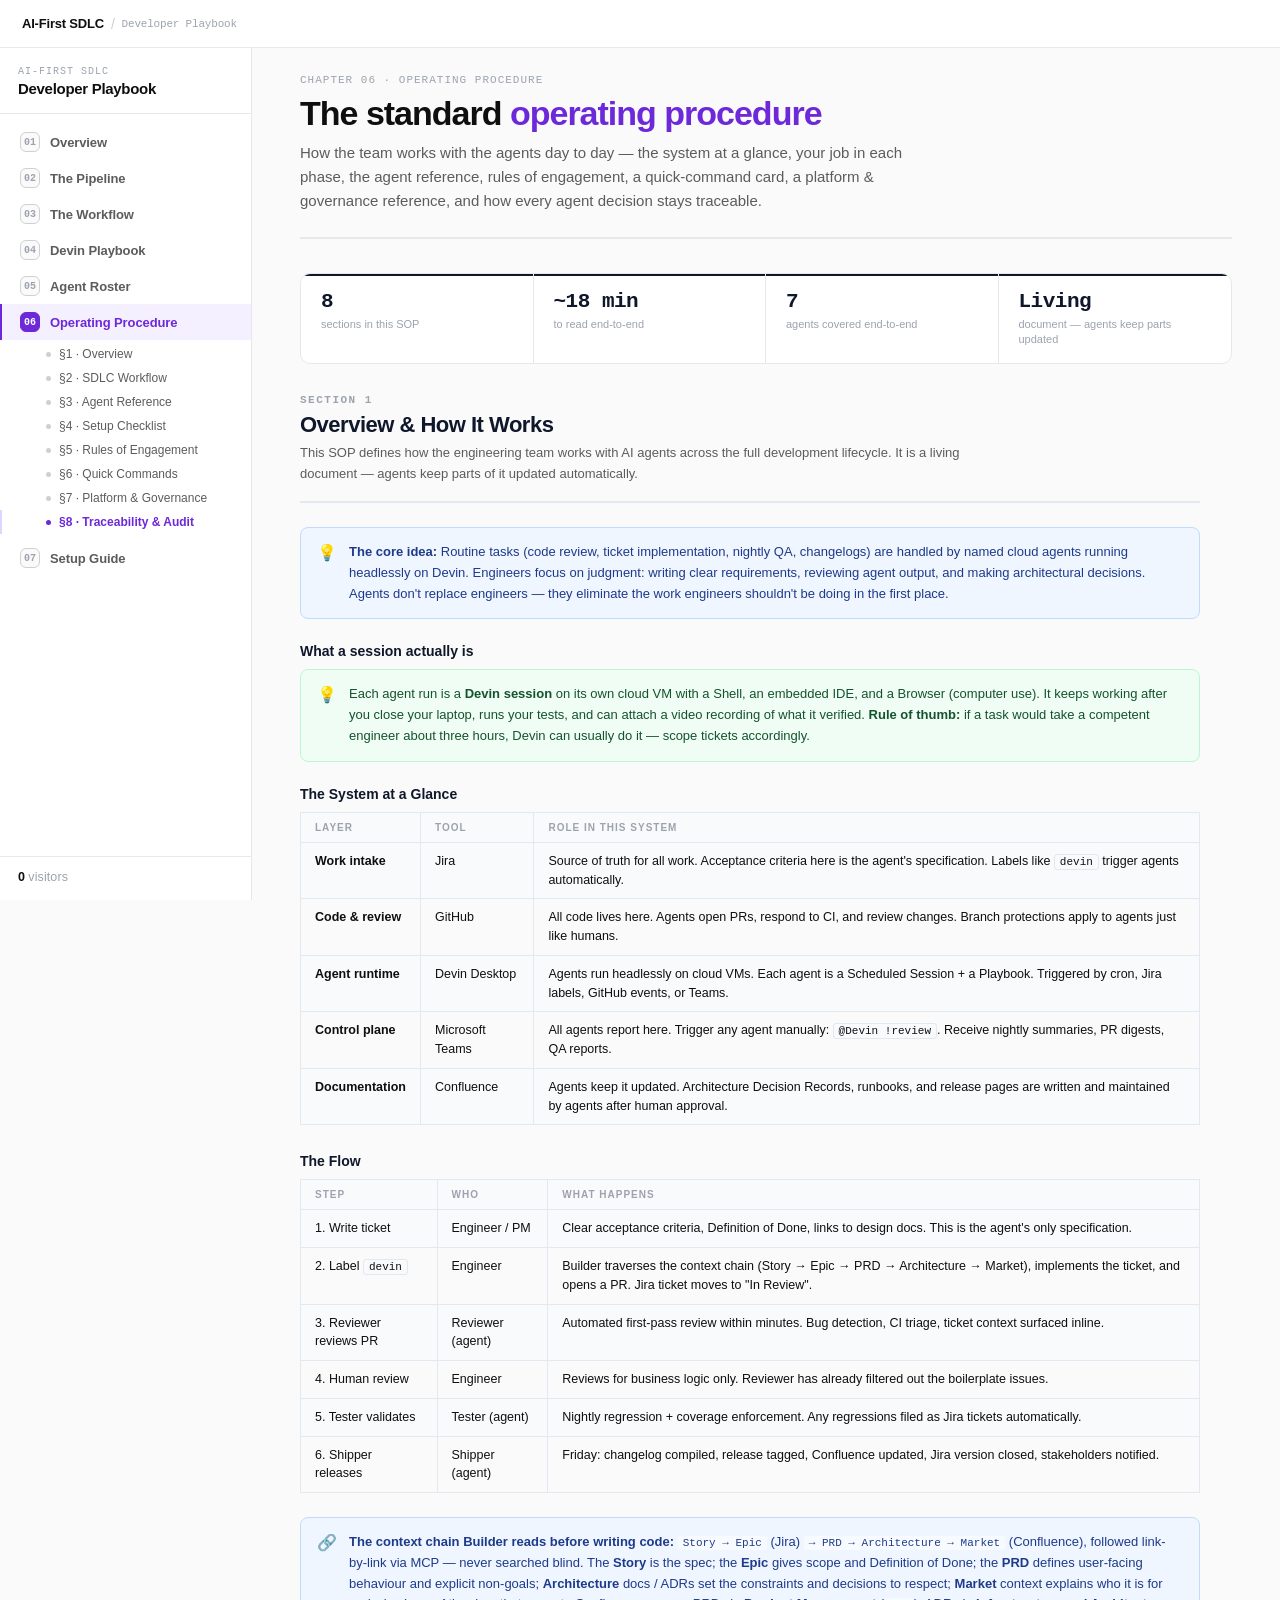
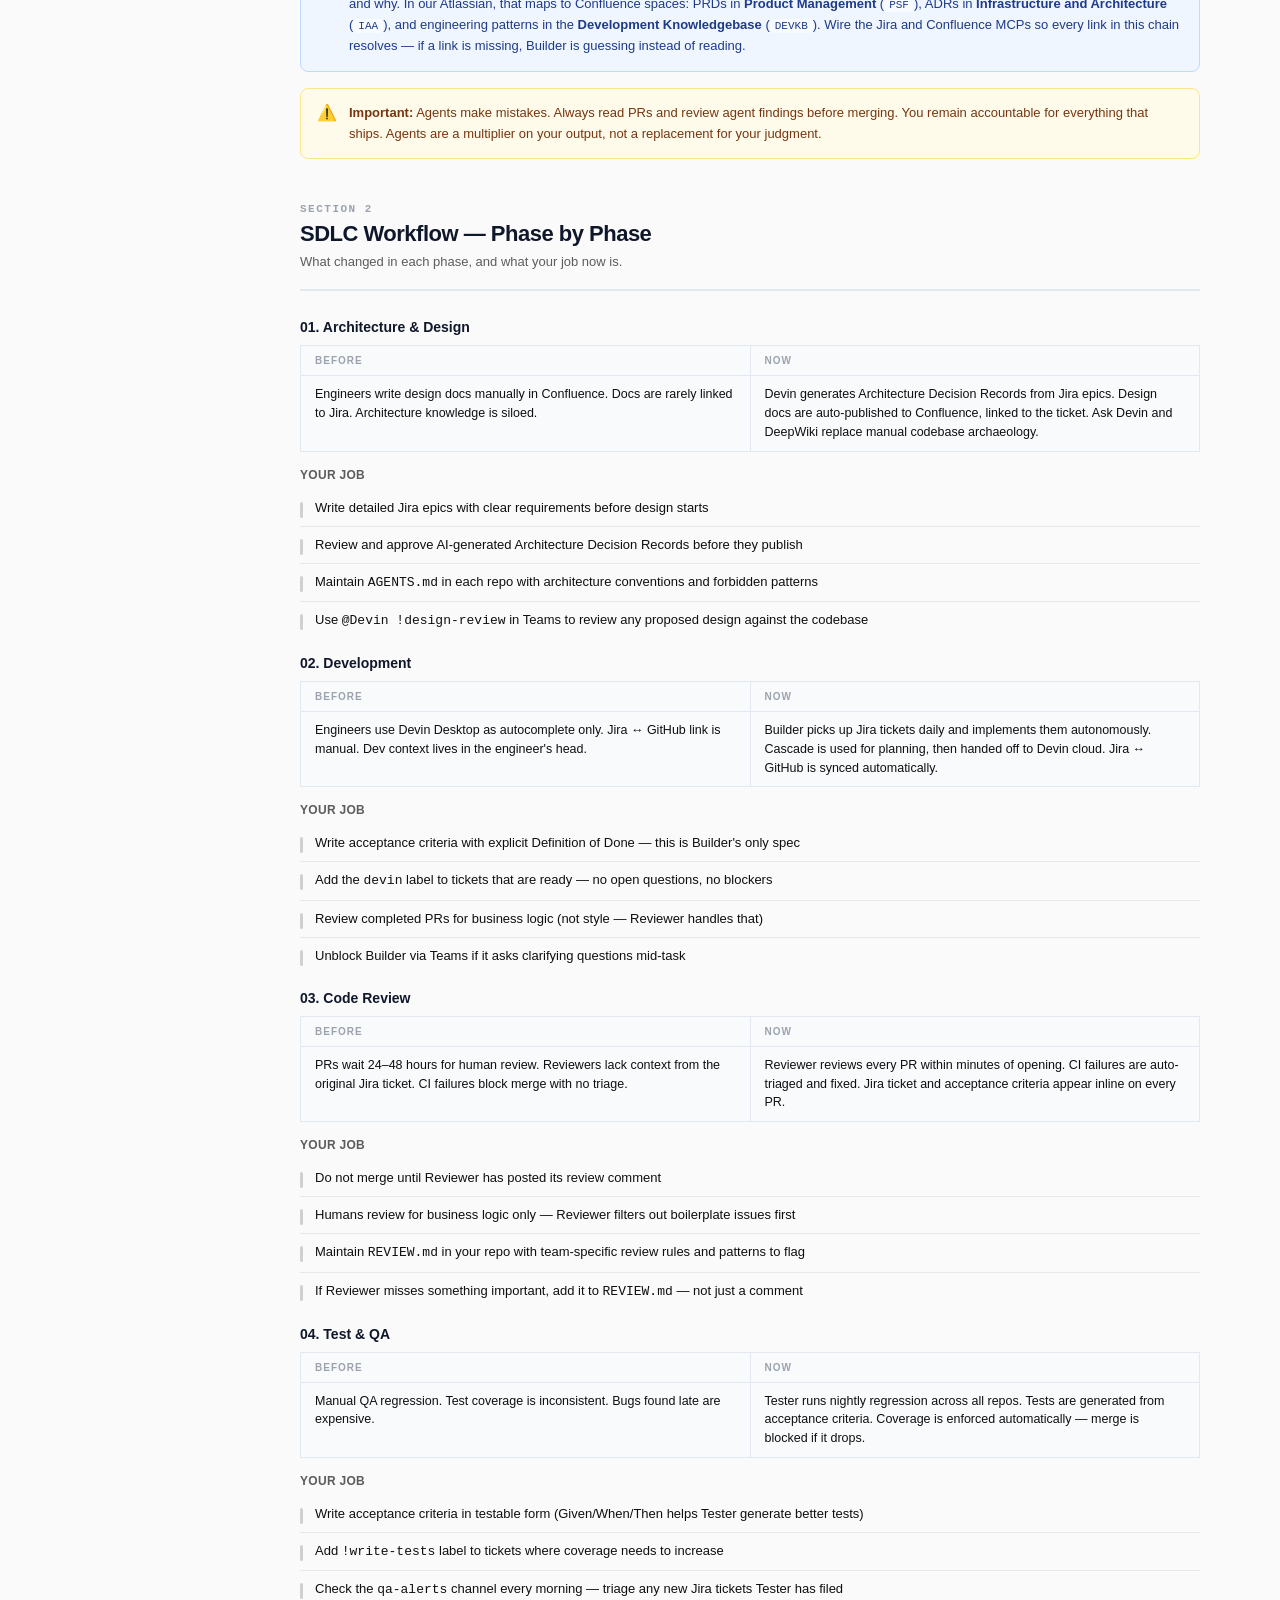
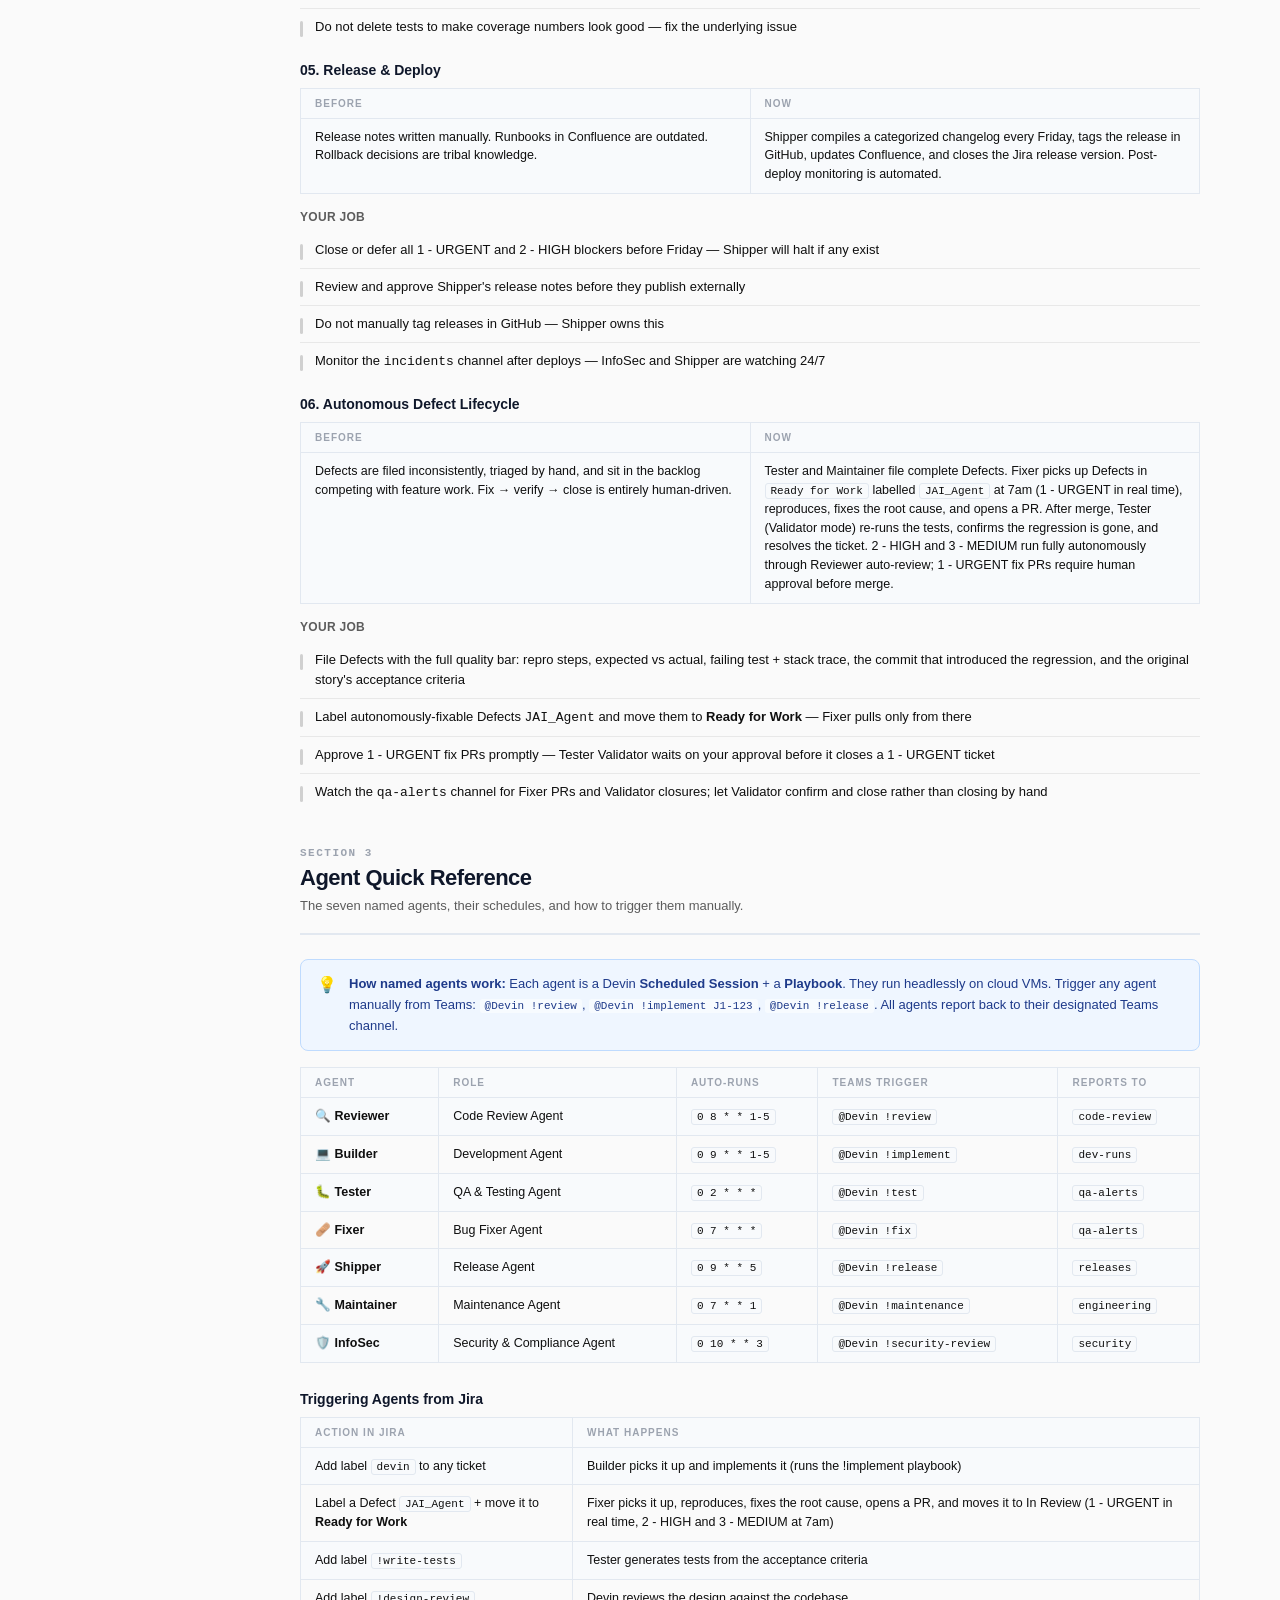
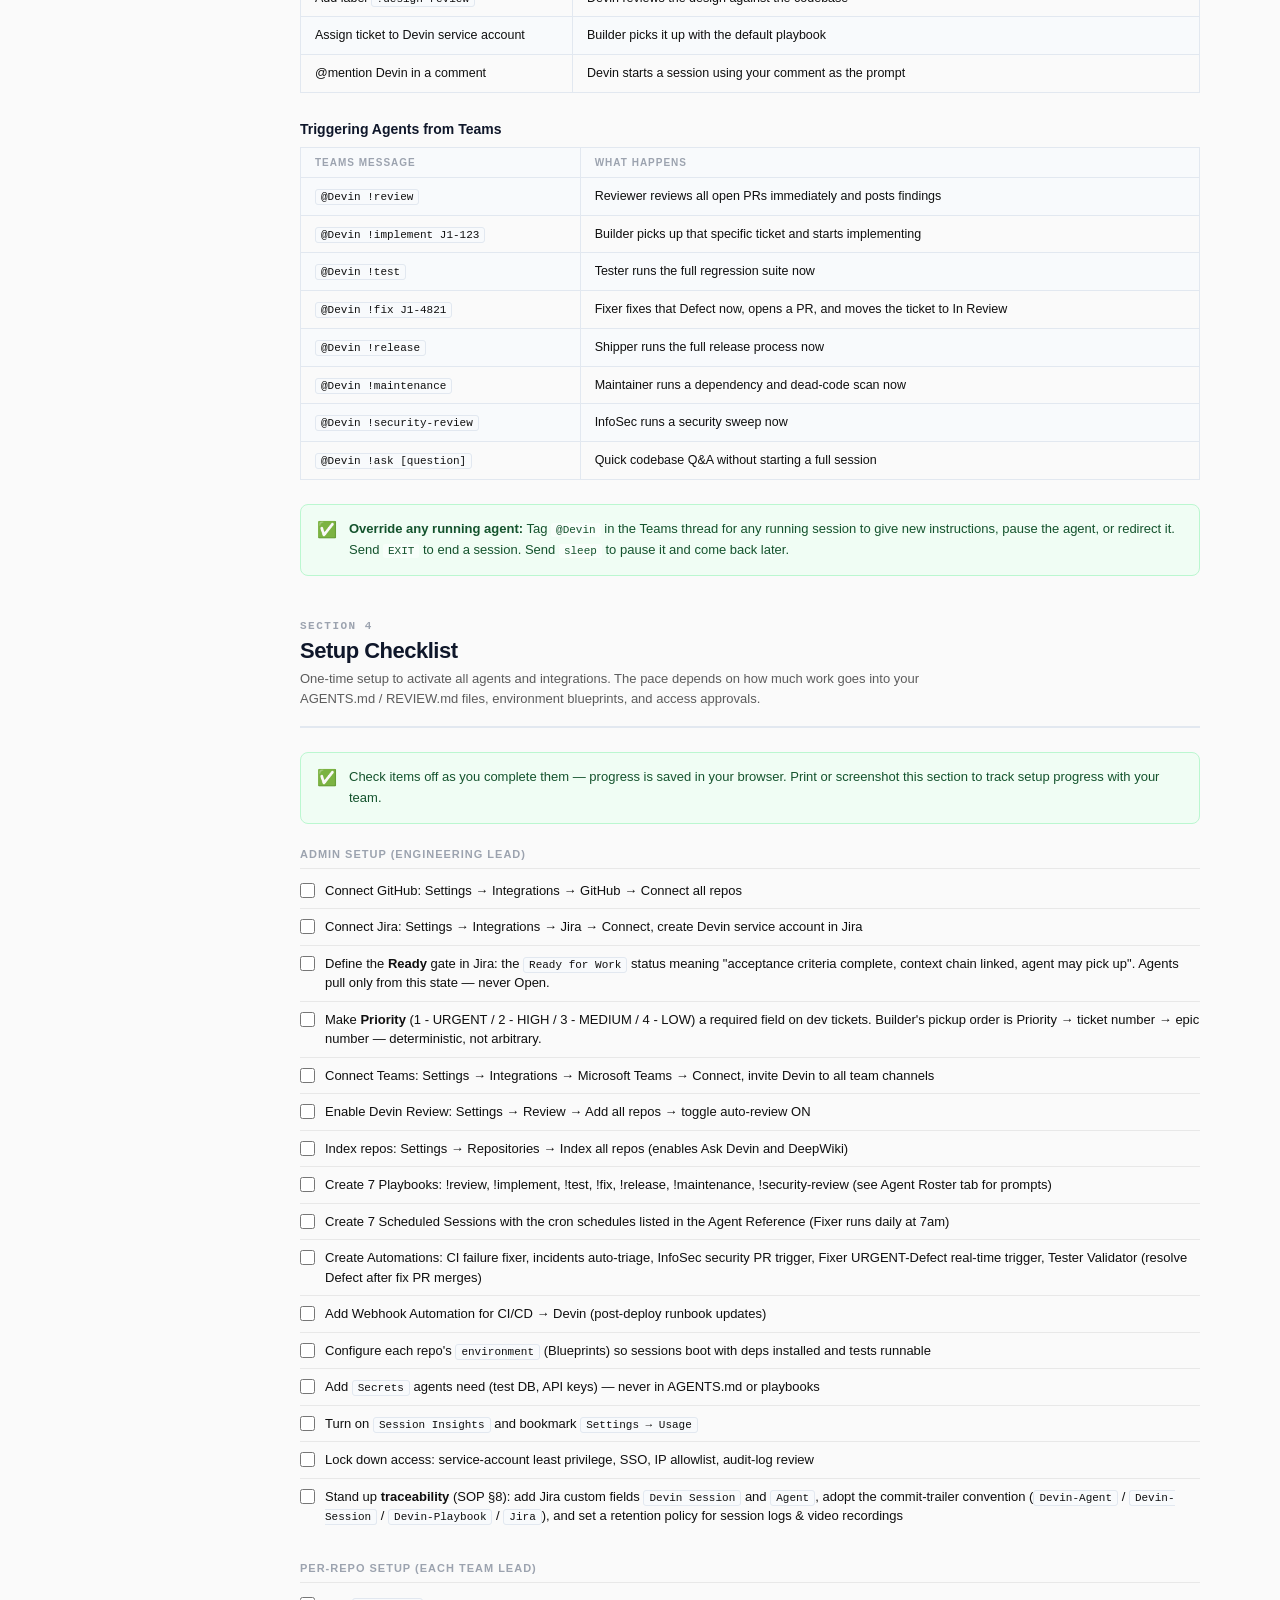
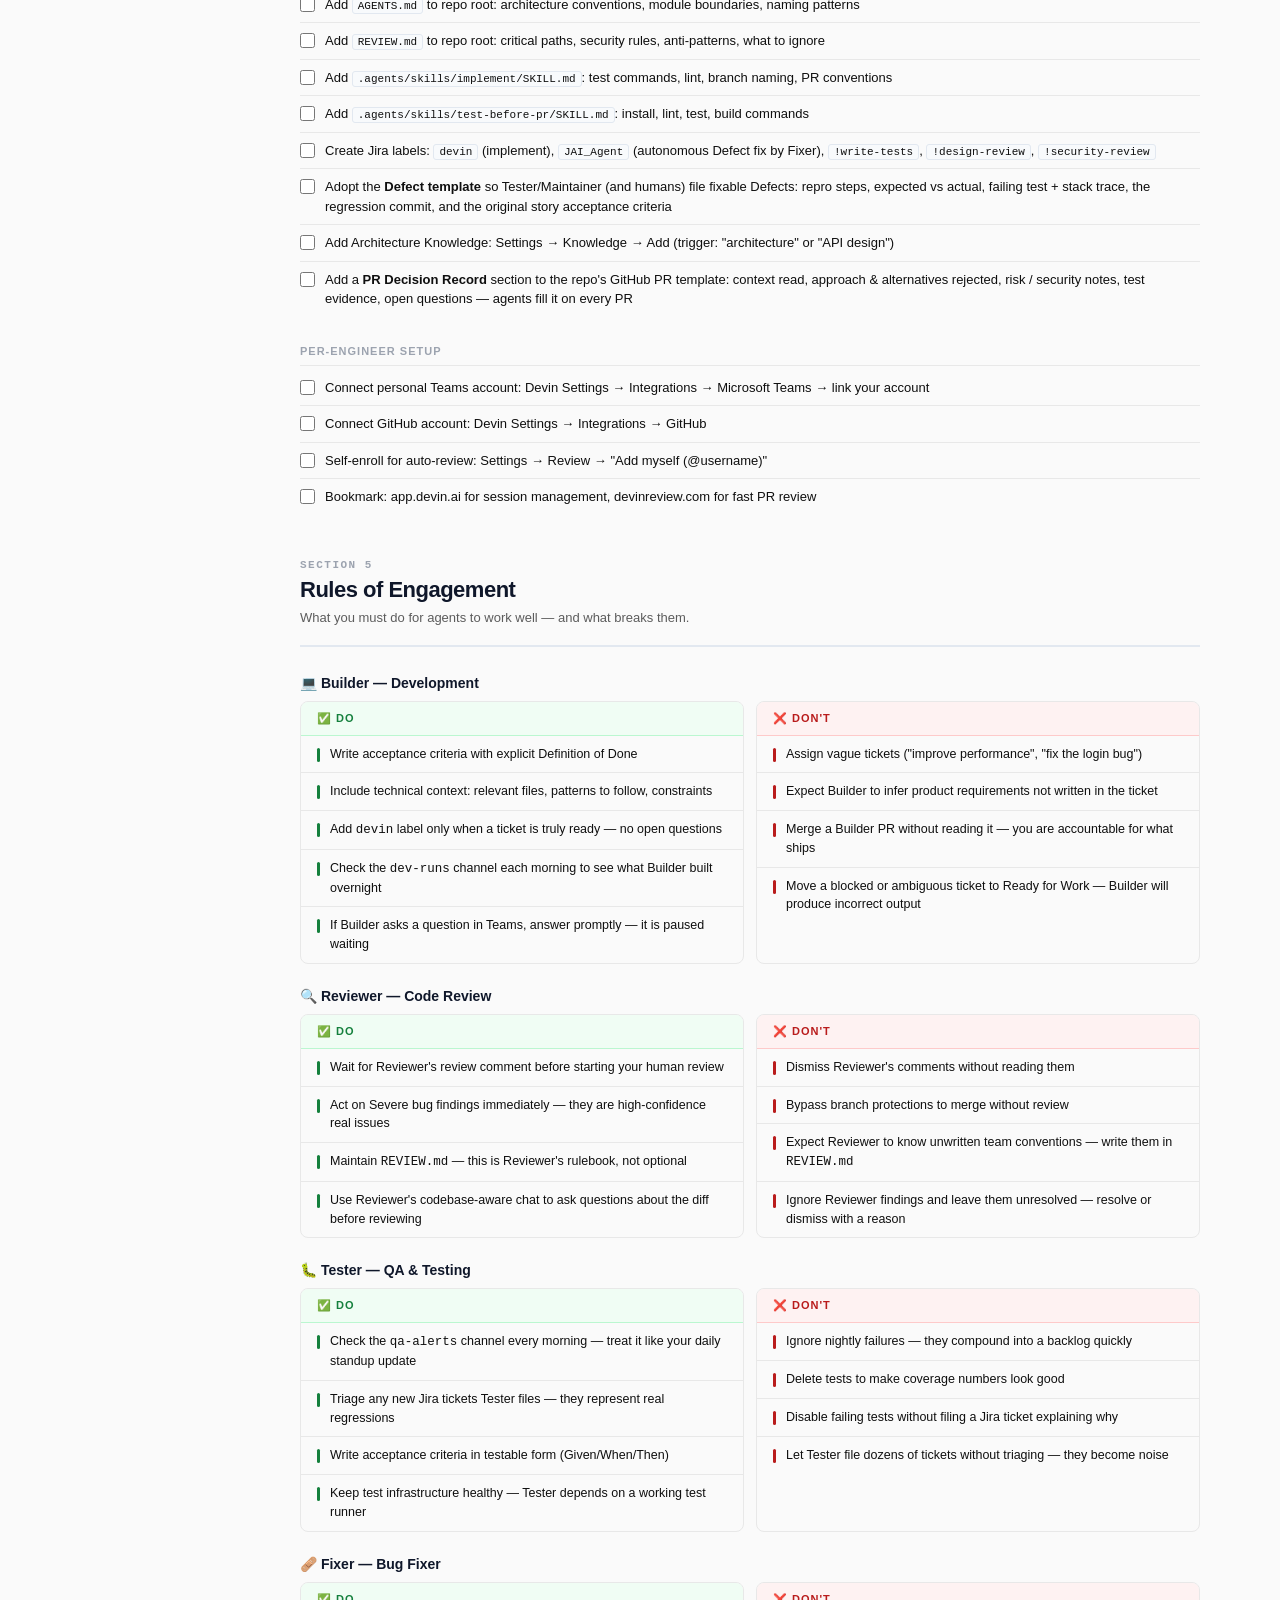
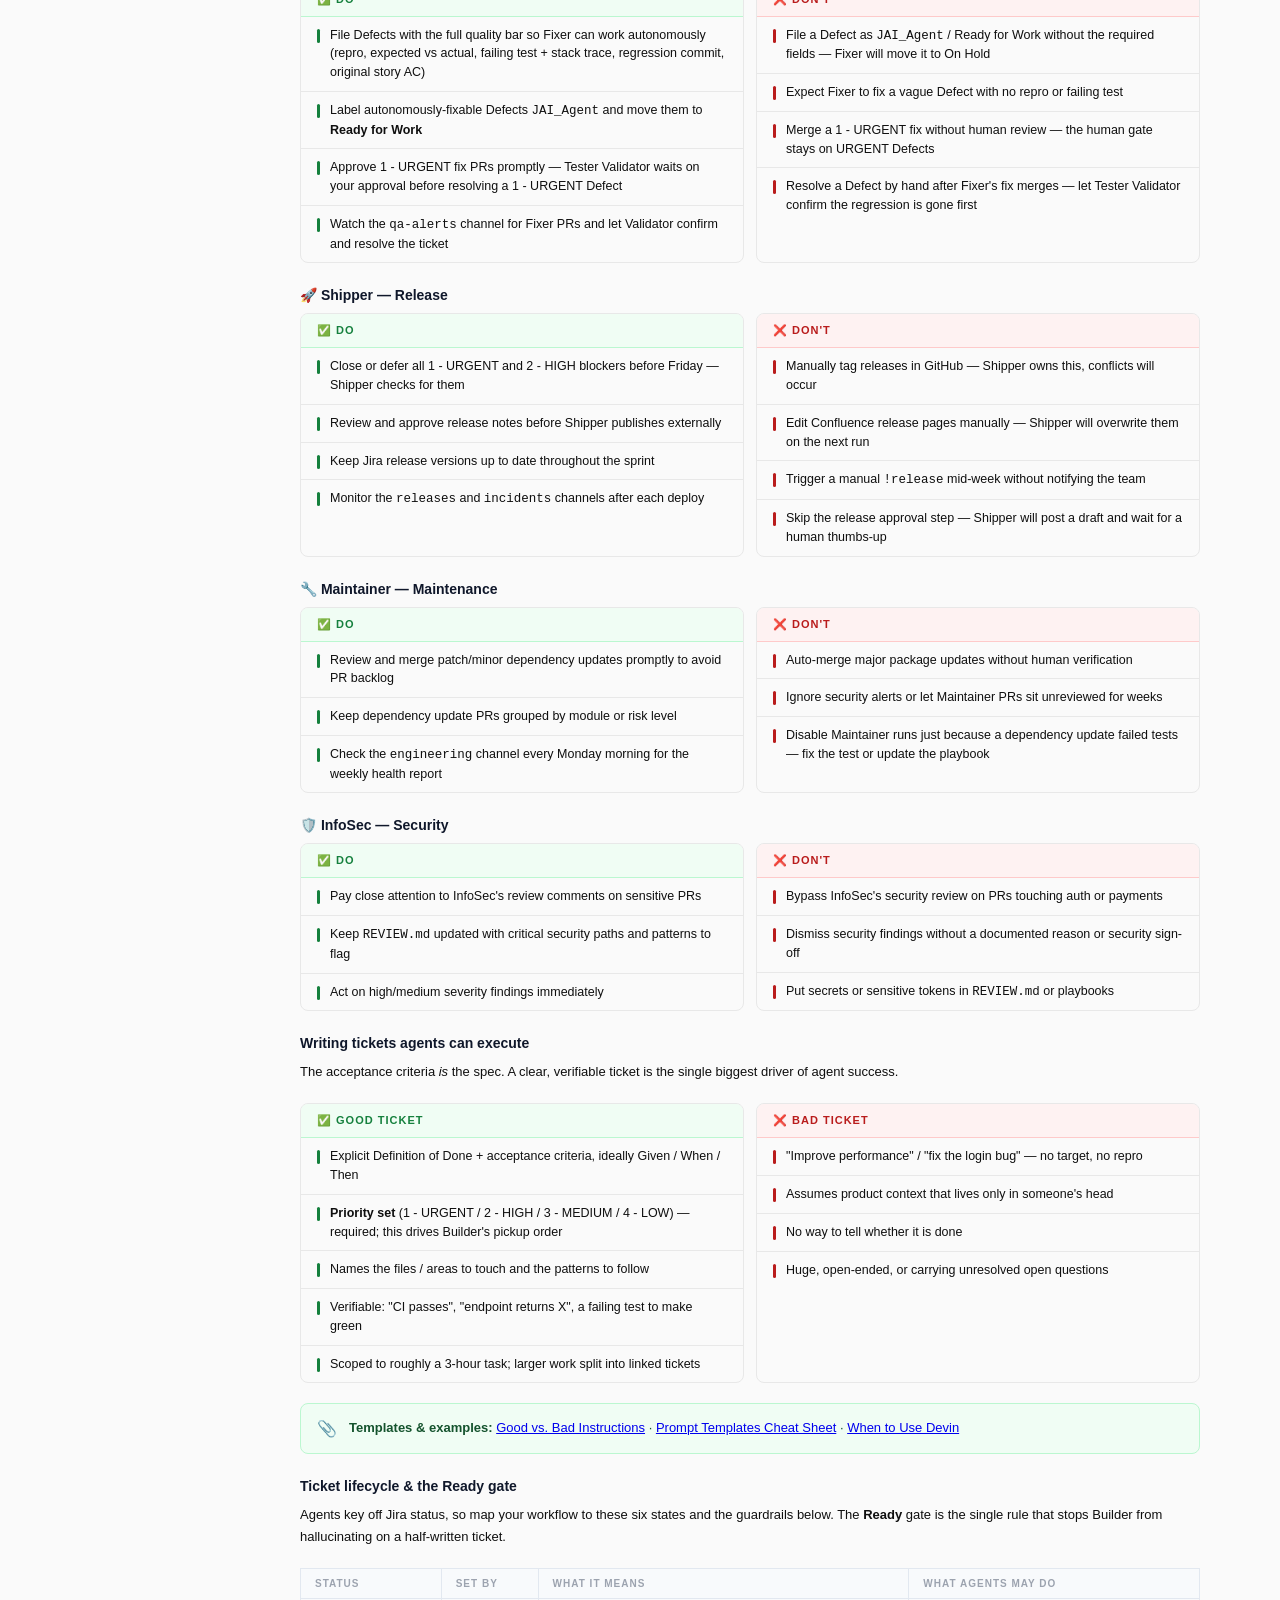
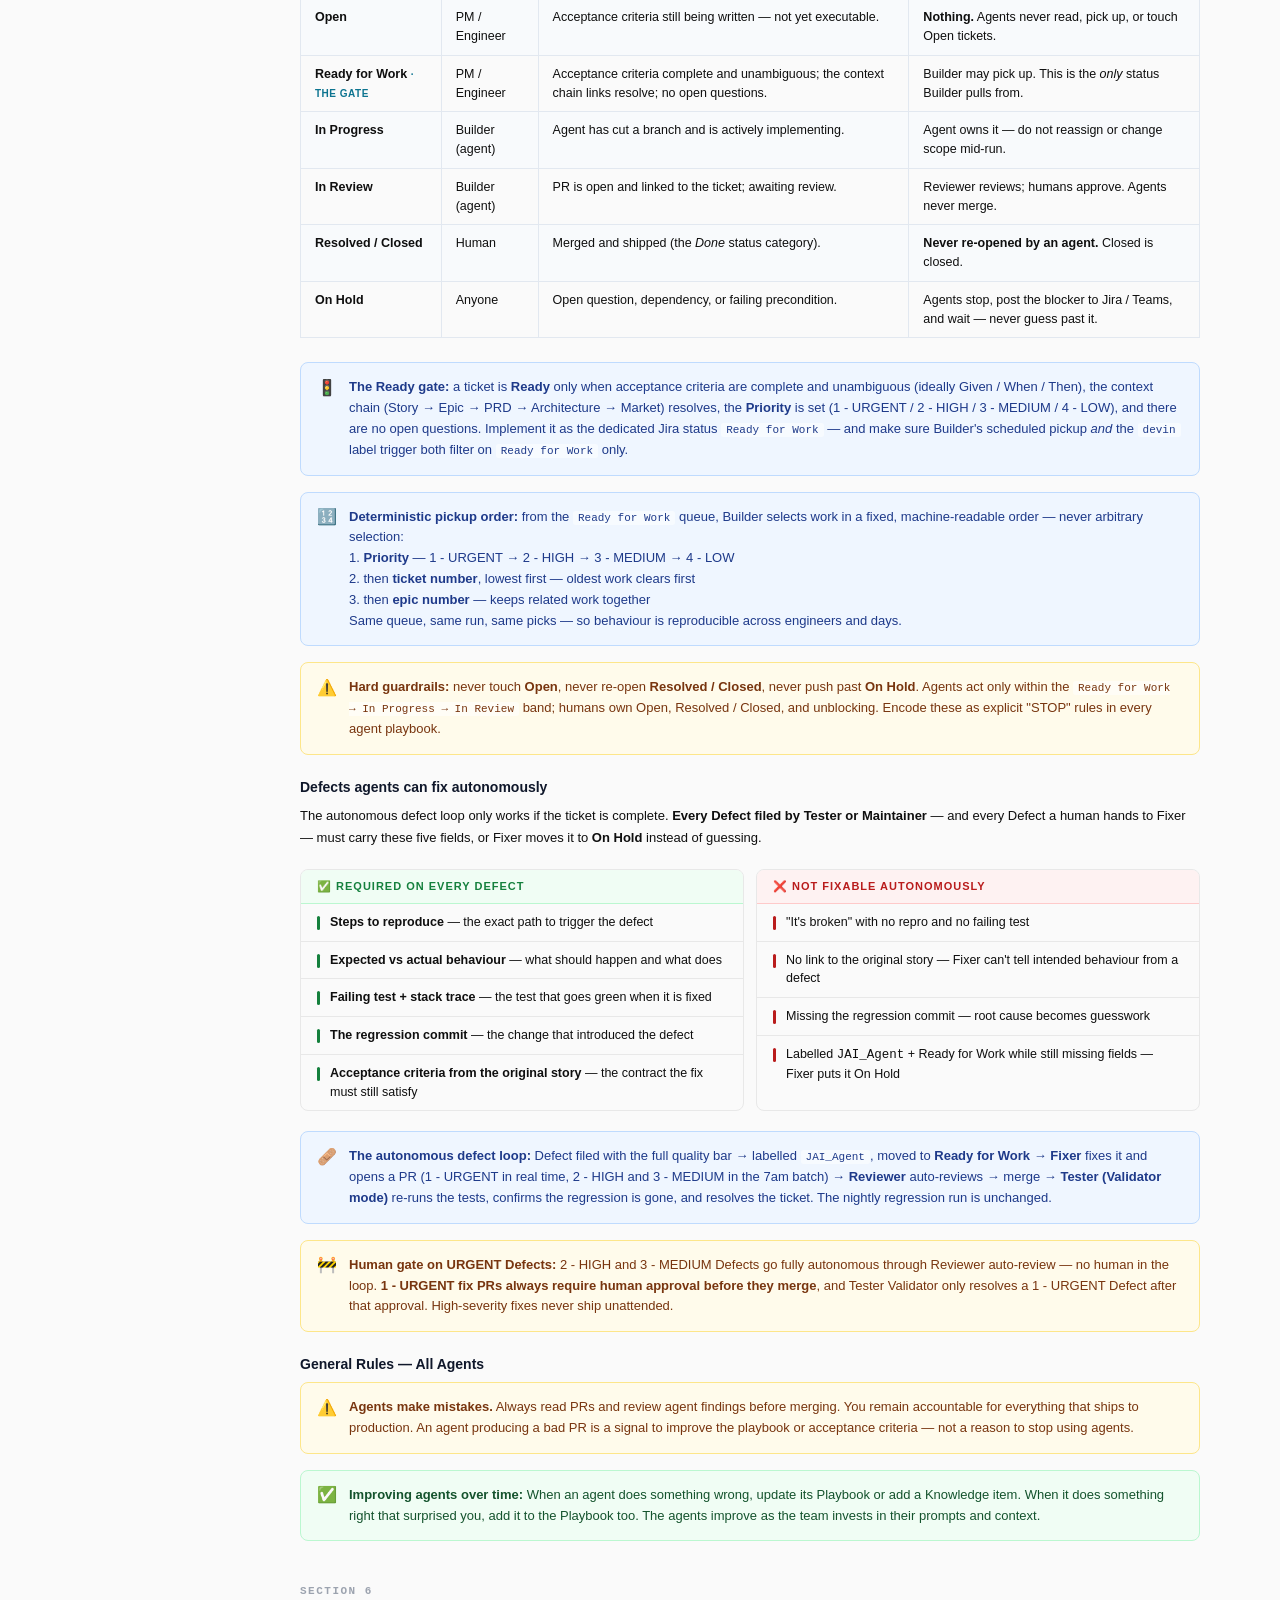
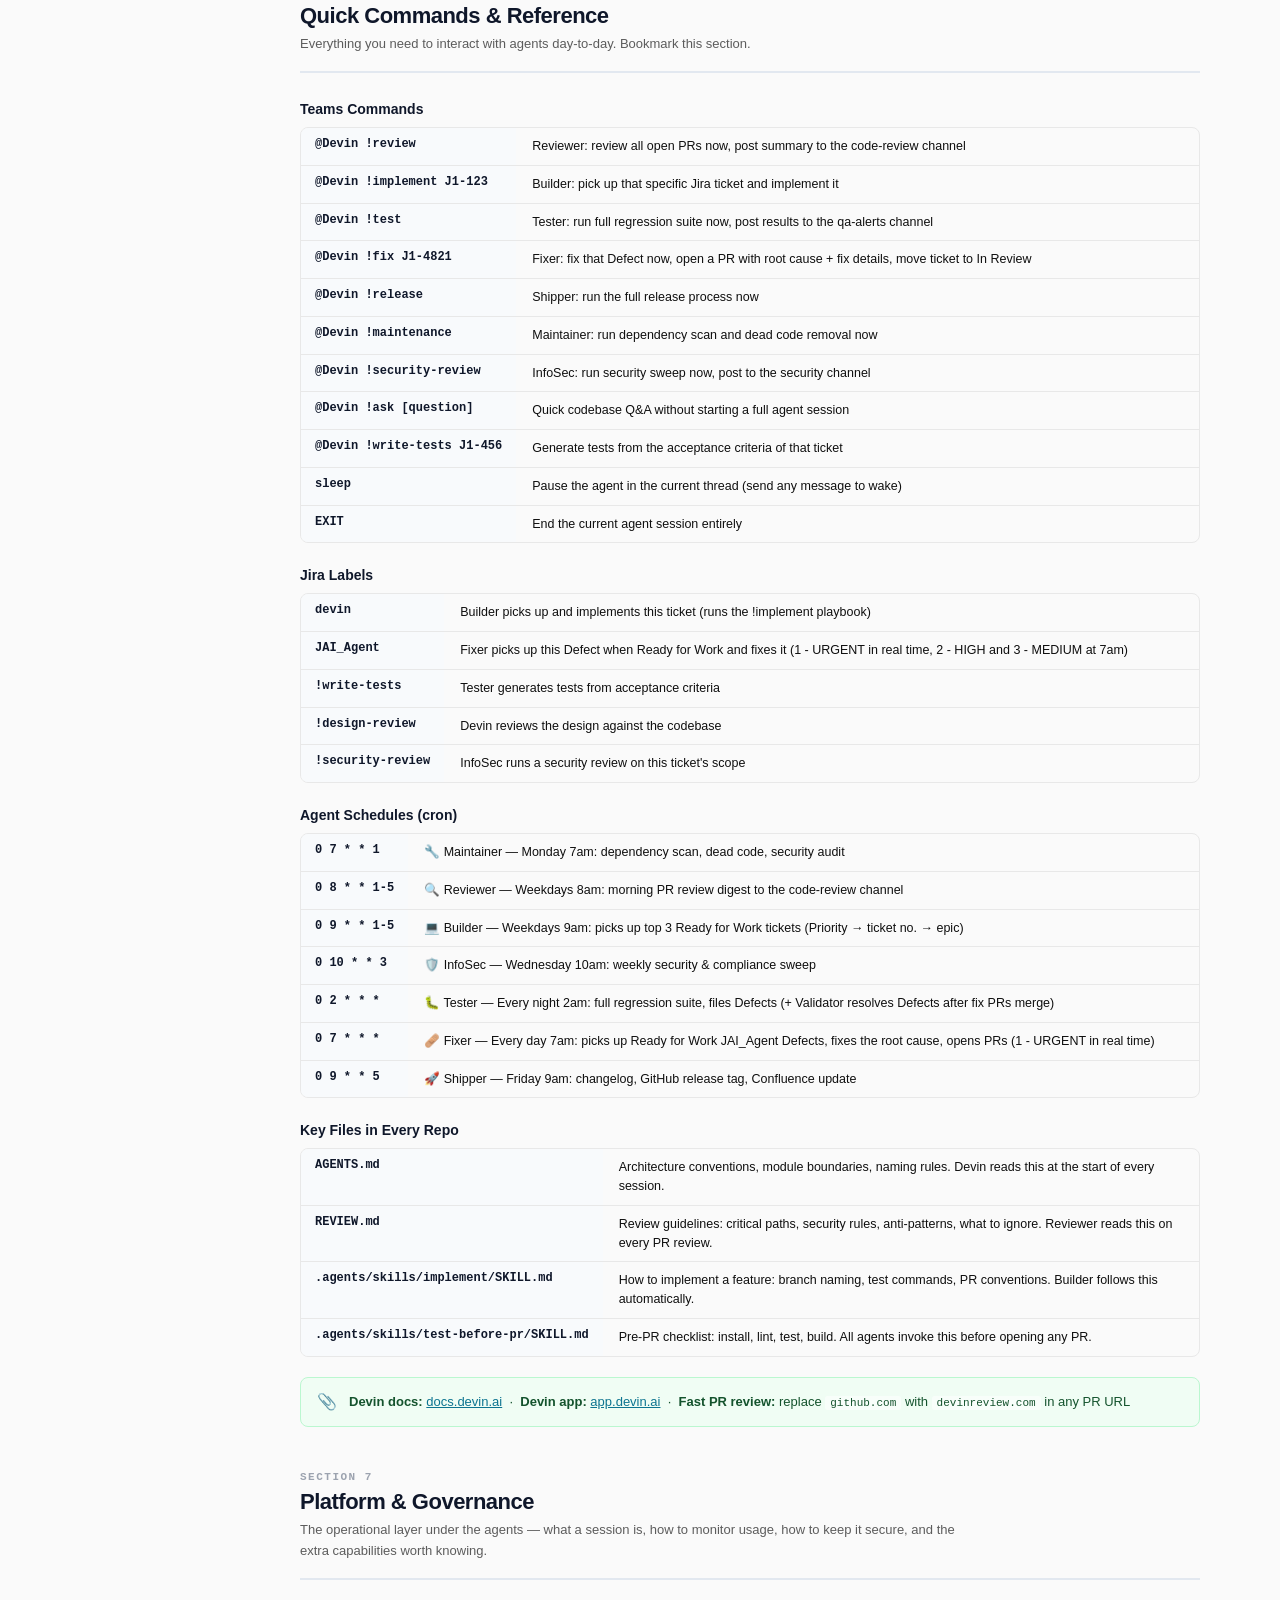
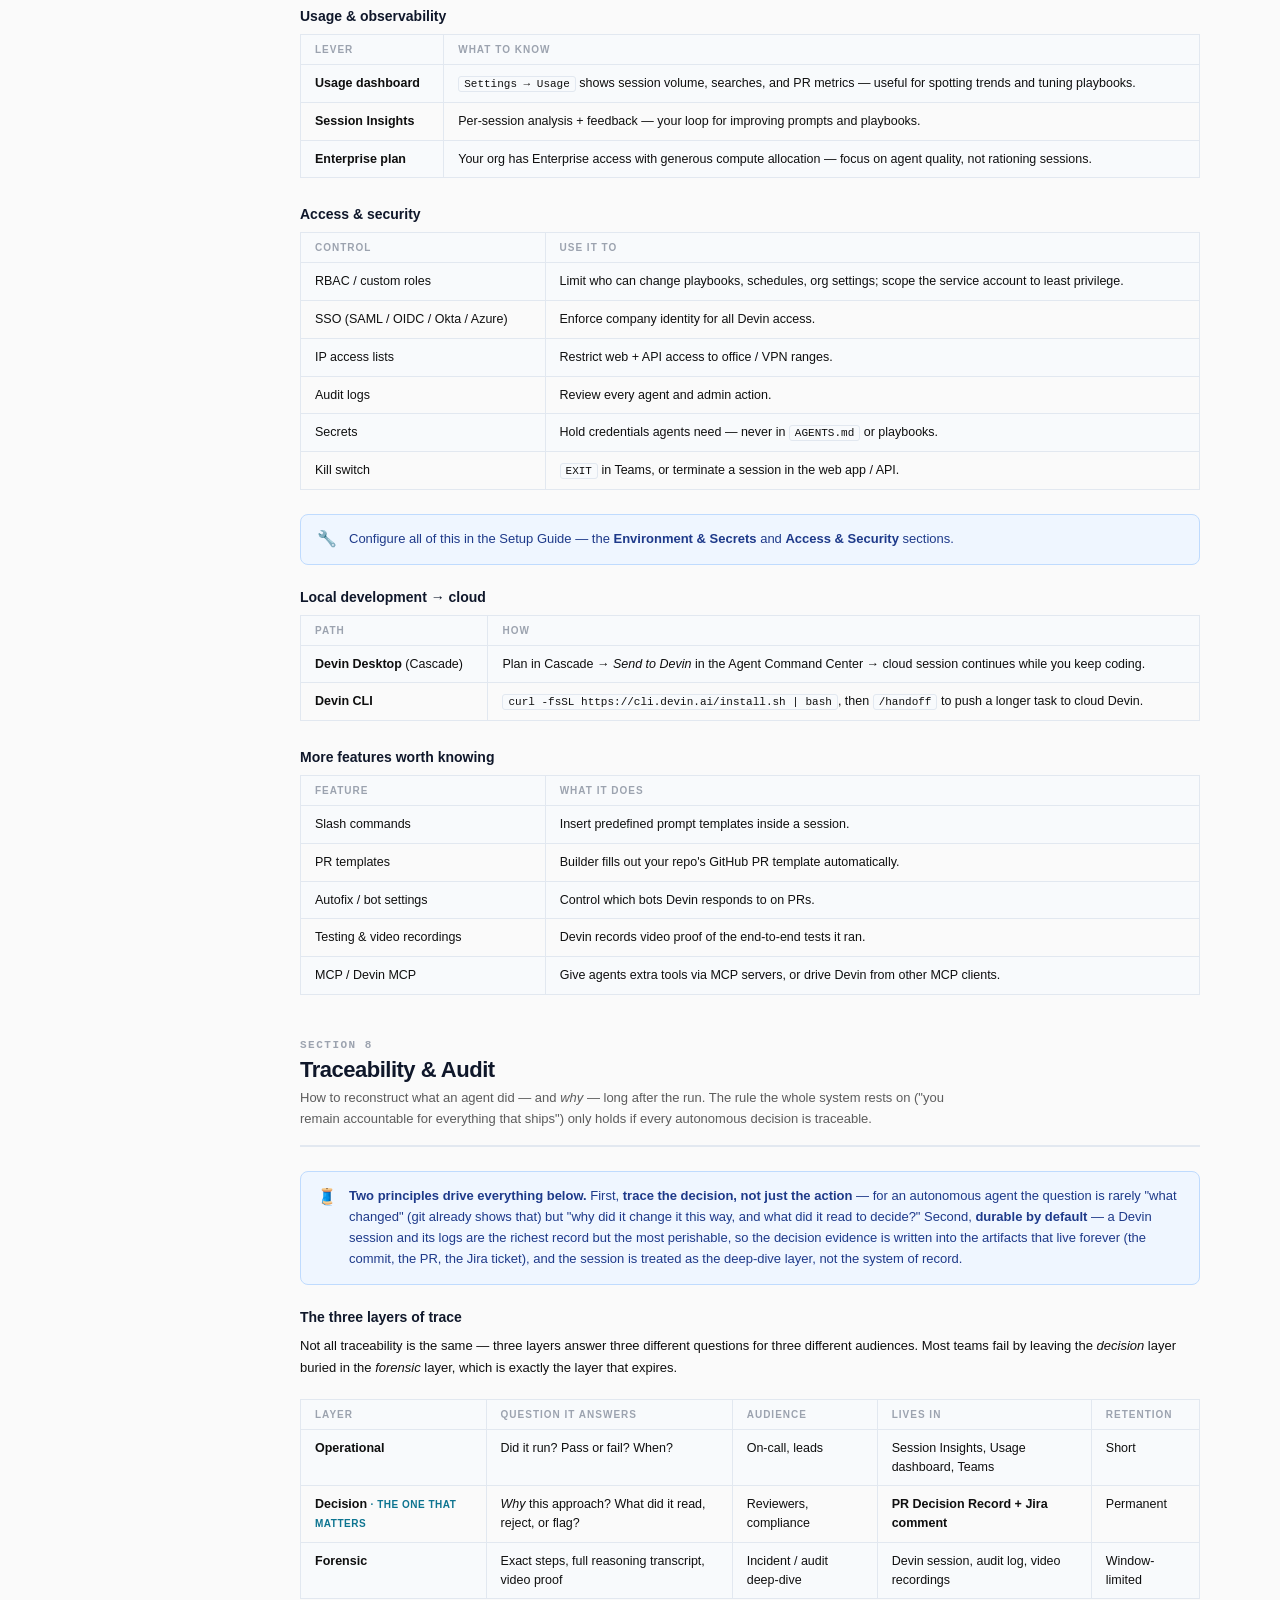
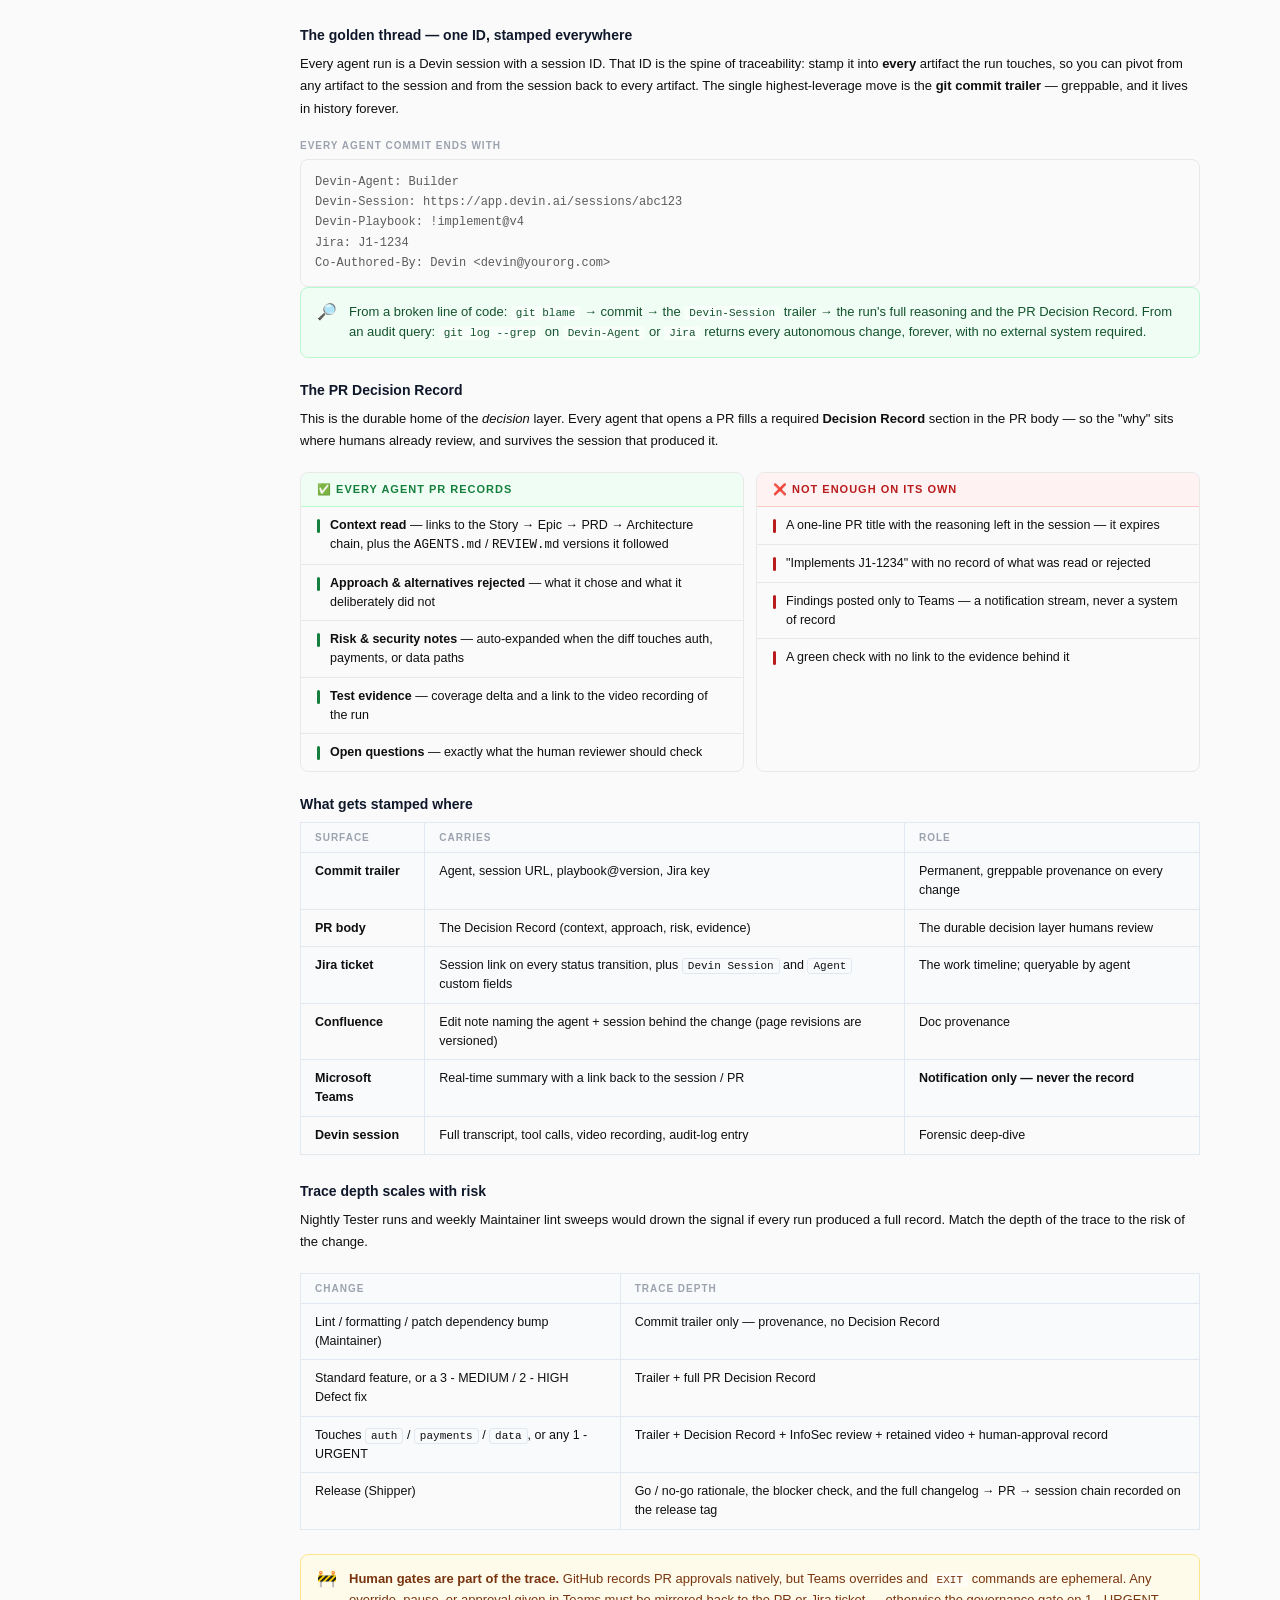
<file: sop.html>
<!DOCTYPE html>
<html lang="en">
<head>
<meta charset="utf-8">
<meta name="viewport" content="width=device-width, initial-scale=1">
<title>Operating Procedure — AI-First SDLC</title>
<meta name="description" content="The SOP: system at a glance, your job per phase, agent reference, setup checklist, rules of engagement, quick commands, platform & governance, and traceability & audit.">
<link rel="stylesheet" href="assets/book.css">
</head>
<body data-chapter="sop">
<nav class="topnav"><div class="topnav-inner"><a class="topnav-brand" href="index.html">AI-First SDLC <span class="topnav-sep">/</span> <span class="topnav-tag">Developer Playbook</span></a></div></nav>
<aside class="booknav" id="booknav"></aside>

<main class="book-main">
  <header class="chapter-header">
    <div class="chapter-eyebrow">Chapter 06 · Operating Procedure</div>
    <div class="chapter-title">The standard <em>operating procedure</em></div>
    <div class="chapter-sub">How the team works with the agents day to day — the system at a glance, your job in each phase, the agent reference, rules of engagement, a quick-command card, a platform &amp; governance reference, and how every agent decision stays traceable.</div>
  </header>
  <div id="stats"></div>
  <div id="content"></div>
  <footer class="prevnext" id="prevnext"></footer>
</main>

<script src="assets/data.js"></script>
<script src="assets/nav.js"></script>
<script>
  document.getElementById('stats').innerHTML = buildStats('sop');
  document.getElementById('content').innerHTML = sopSections.map(s=>
    `<section class="book-section" id="${s.id}" data-spy>${s.render()}</section>`
  ).join('');
  window.BOOK_SUBNAV = sopSections.map(s=>({ id:s.id, label:`${s.num} · ${s.name}` }));
  mountBook();
</script>
</body>
</html>
</file>
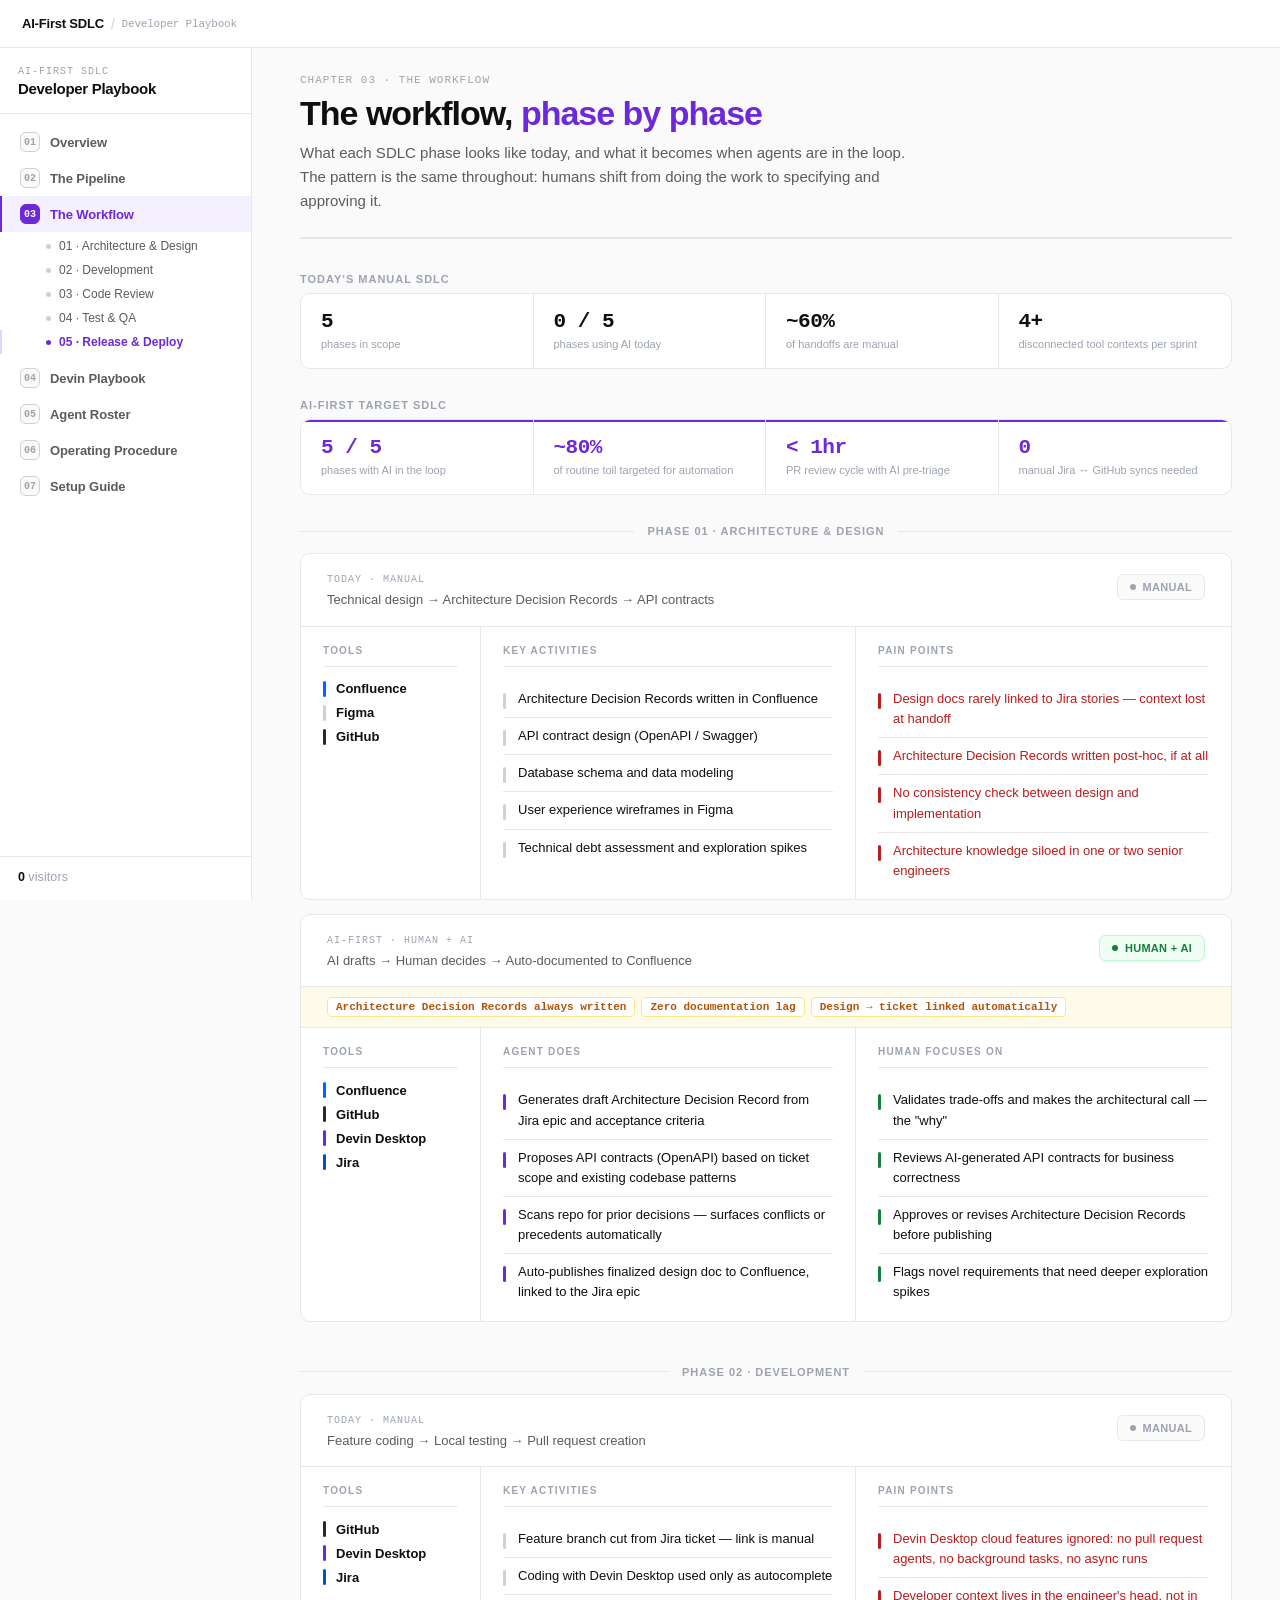
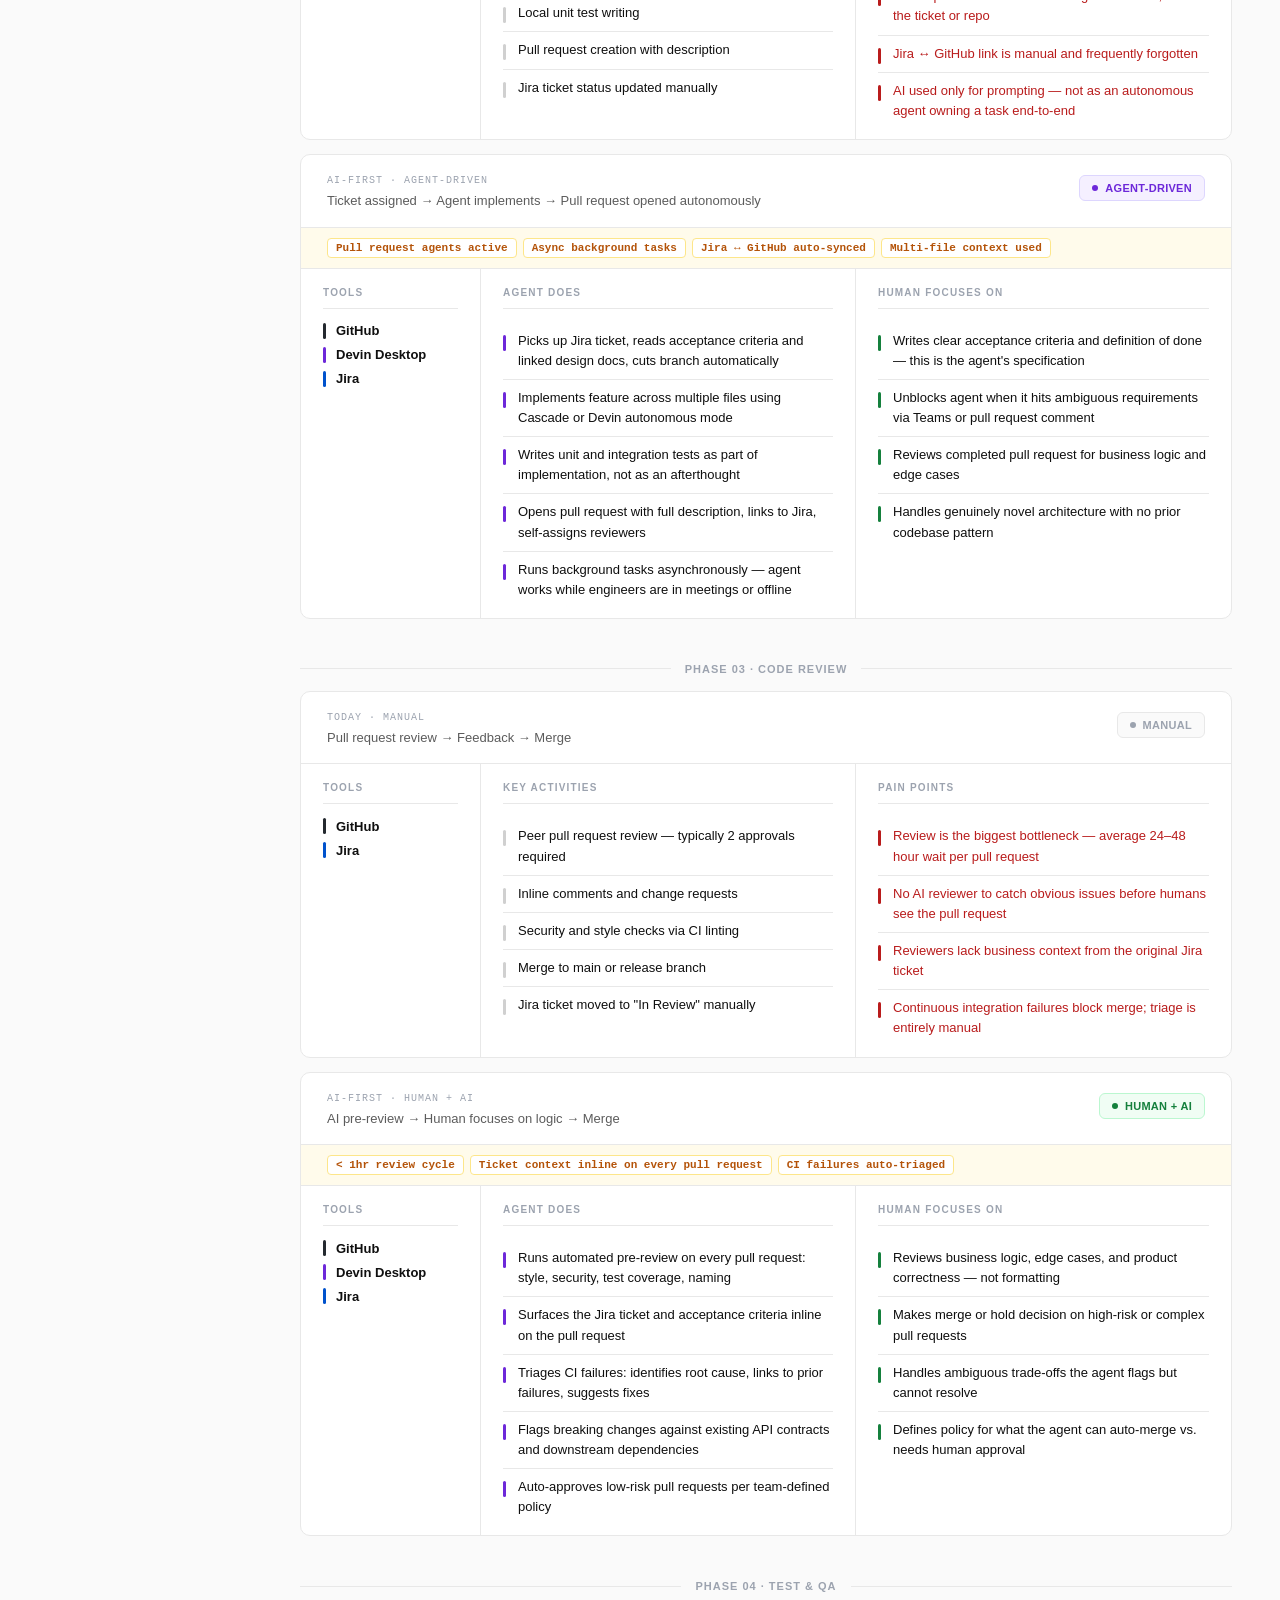
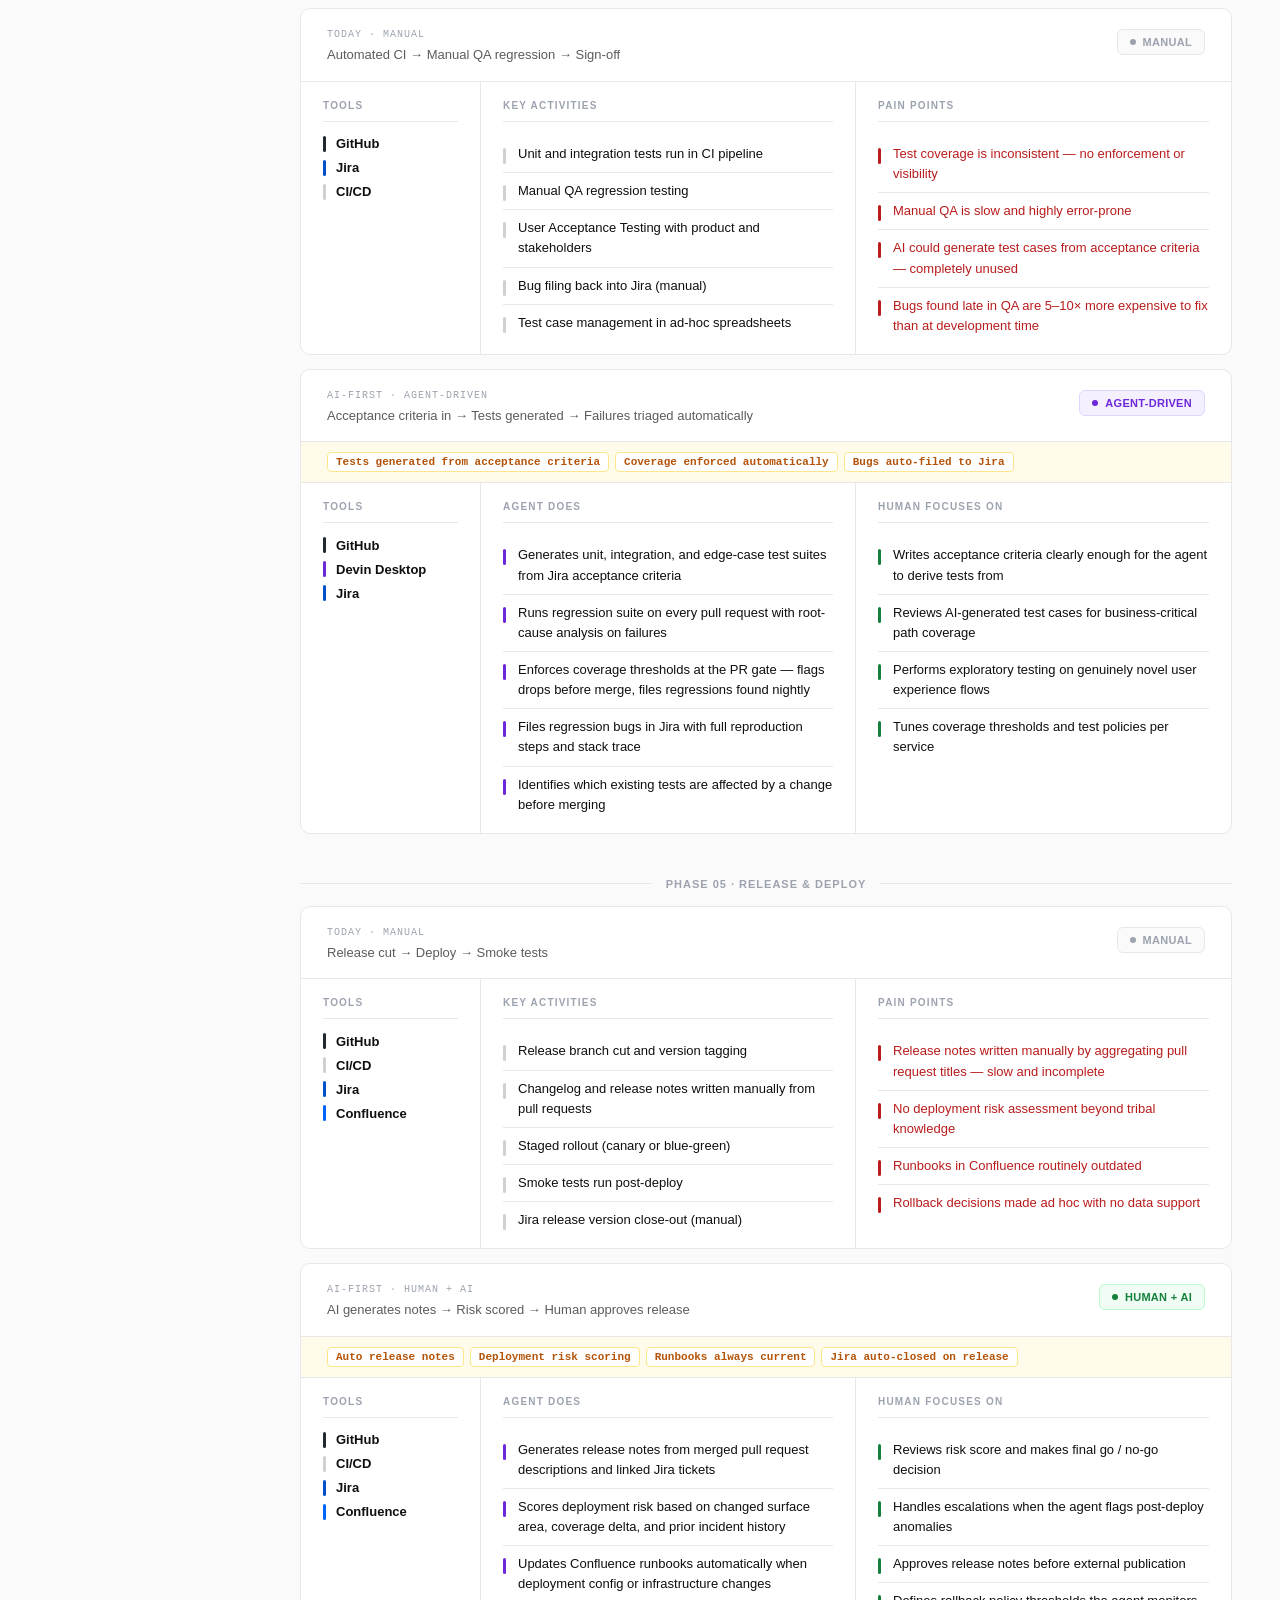
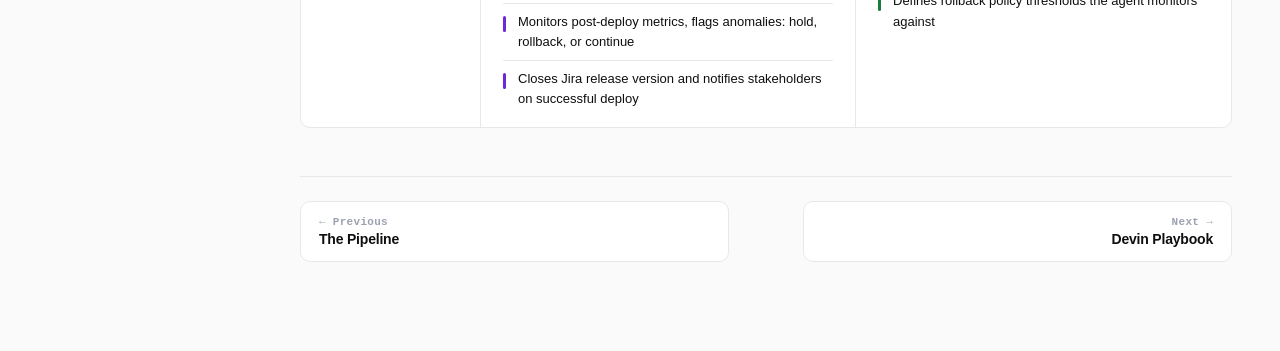
<file: workflow.html>
<!DOCTYPE html>
<html lang="en">
<head>
<meta charset="utf-8">
<meta name="viewport" content="width=device-width, initial-scale=1">
<title>The Workflow — AI-First SDLC</title>
<meta name="description" content="Each SDLC phase today vs. AI-first: what the agent does and what the human focuses on.">
<link rel="stylesheet" href="assets/book.css">
</head>
<body data-chapter="workflow">
<nav class="topnav"><div class="topnav-inner"><a class="topnav-brand" href="index.html">AI-First SDLC <span class="topnav-sep">/</span> <span class="topnav-tag">Developer Playbook</span></a></div></nav>
<aside class="booknav" id="booknav"></aside>

<main class="book-main">
  <header class="chapter-header">
    <div class="chapter-eyebrow">Chapter 03 · The Workflow</div>
    <div class="chapter-title">The workflow, <em>phase by phase</em></div>
    <div class="chapter-sub">What each SDLC phase looks like today, and what it becomes when agents are in the loop. The pattern is the same throughout: humans shift from doing the work to specifying and approving it.</div>
  </header>
  <div id="stats"></div>
  <div id="content"></div>
  <footer class="prevnext" id="prevnext"></footer>
</main>

<script src="assets/data.js"></script>
<script src="assets/nav.js"></script>
<script>
  document.getElementById('stats').innerHTML = `
    <div style="margin-bottom: 20px;">
      <div class="lp-section-label" style="margin-bottom: 8px;">Today's Manual SDLC</div>
      ${buildStats('current')}
    </div>
    <div style="margin-bottom: 30px;">
      <div class="lp-section-label" style="margin-bottom: 8px;">AI-First Target SDLC</div>
      ${buildStats('ai')}
    </div>
  `;
  document.getElementById('content').innerHTML = phases.map(buildWorkflowSection).join('');
  window.BOOK_SUBNAV = phases.map(p=>({ id:p.id, label:`${p.num} · ${p.name}` }));
  mountBook();
</script>
</body>
</html>
</file>
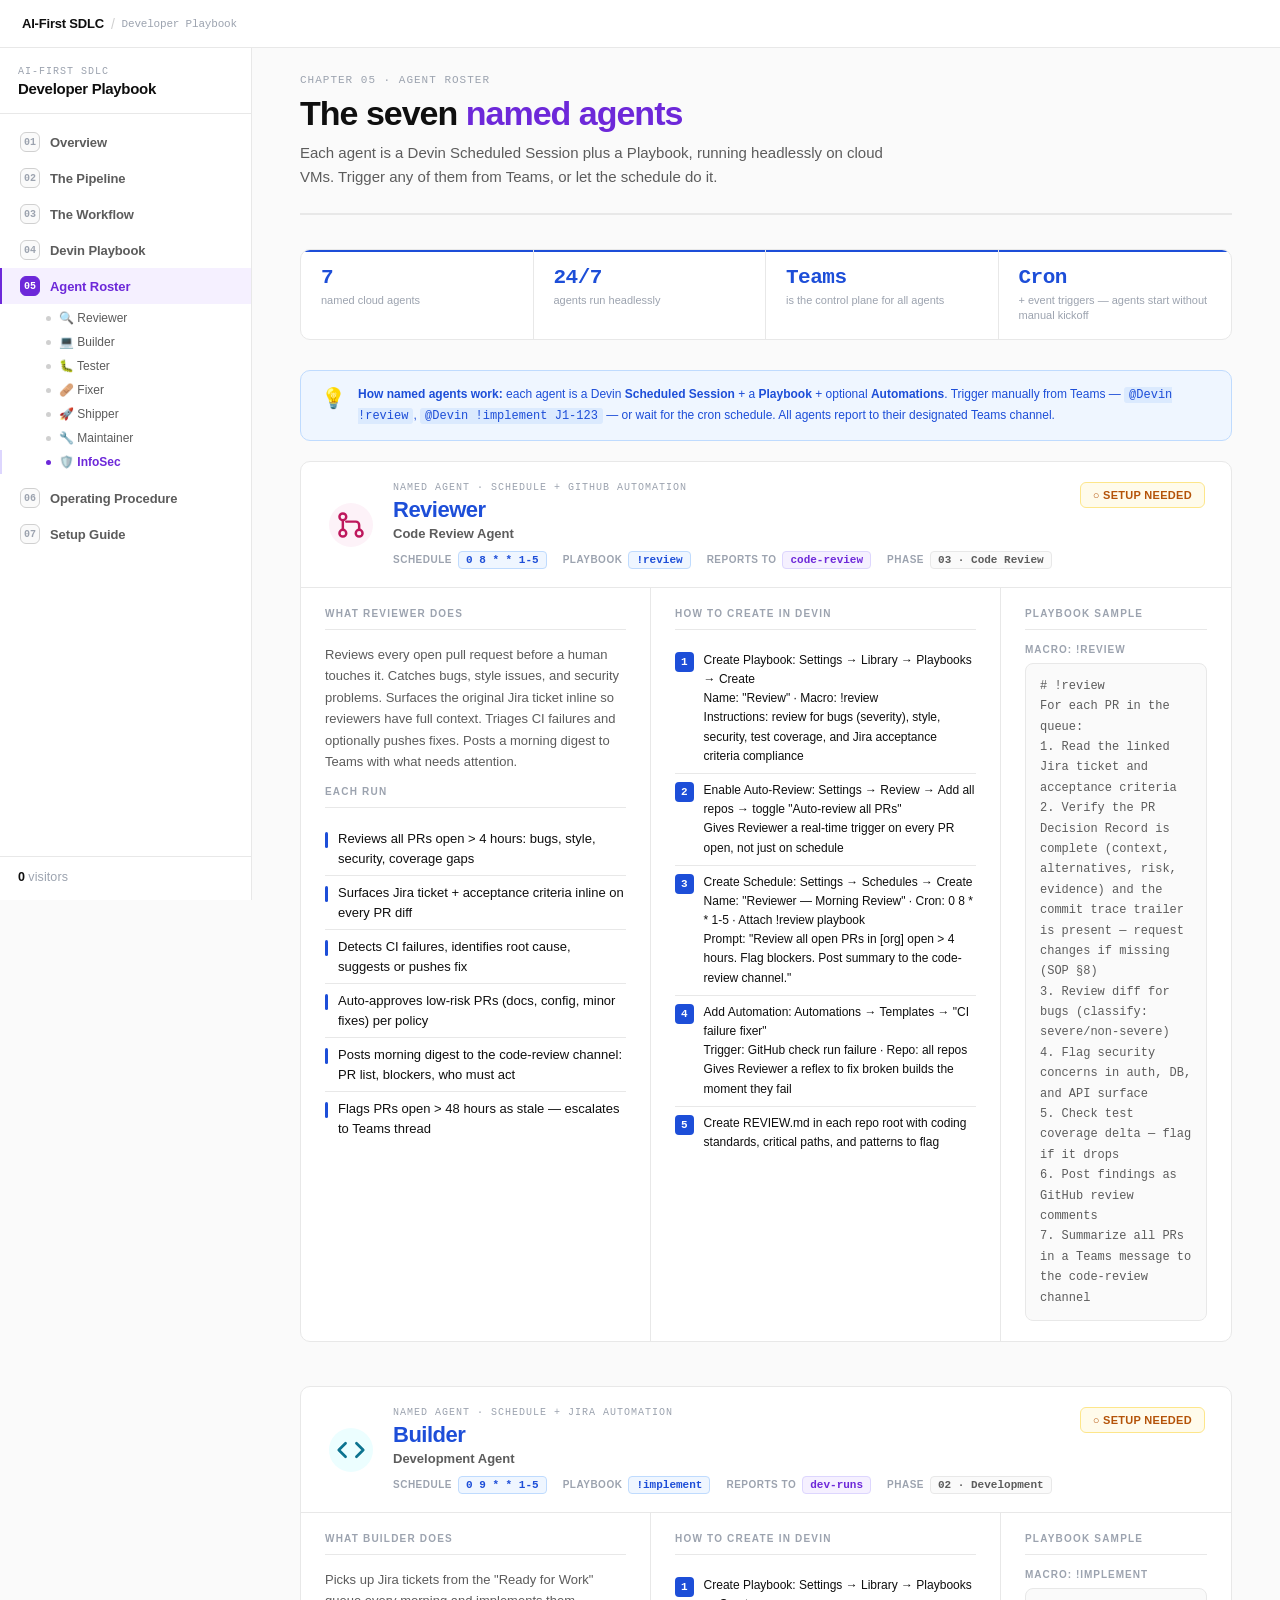
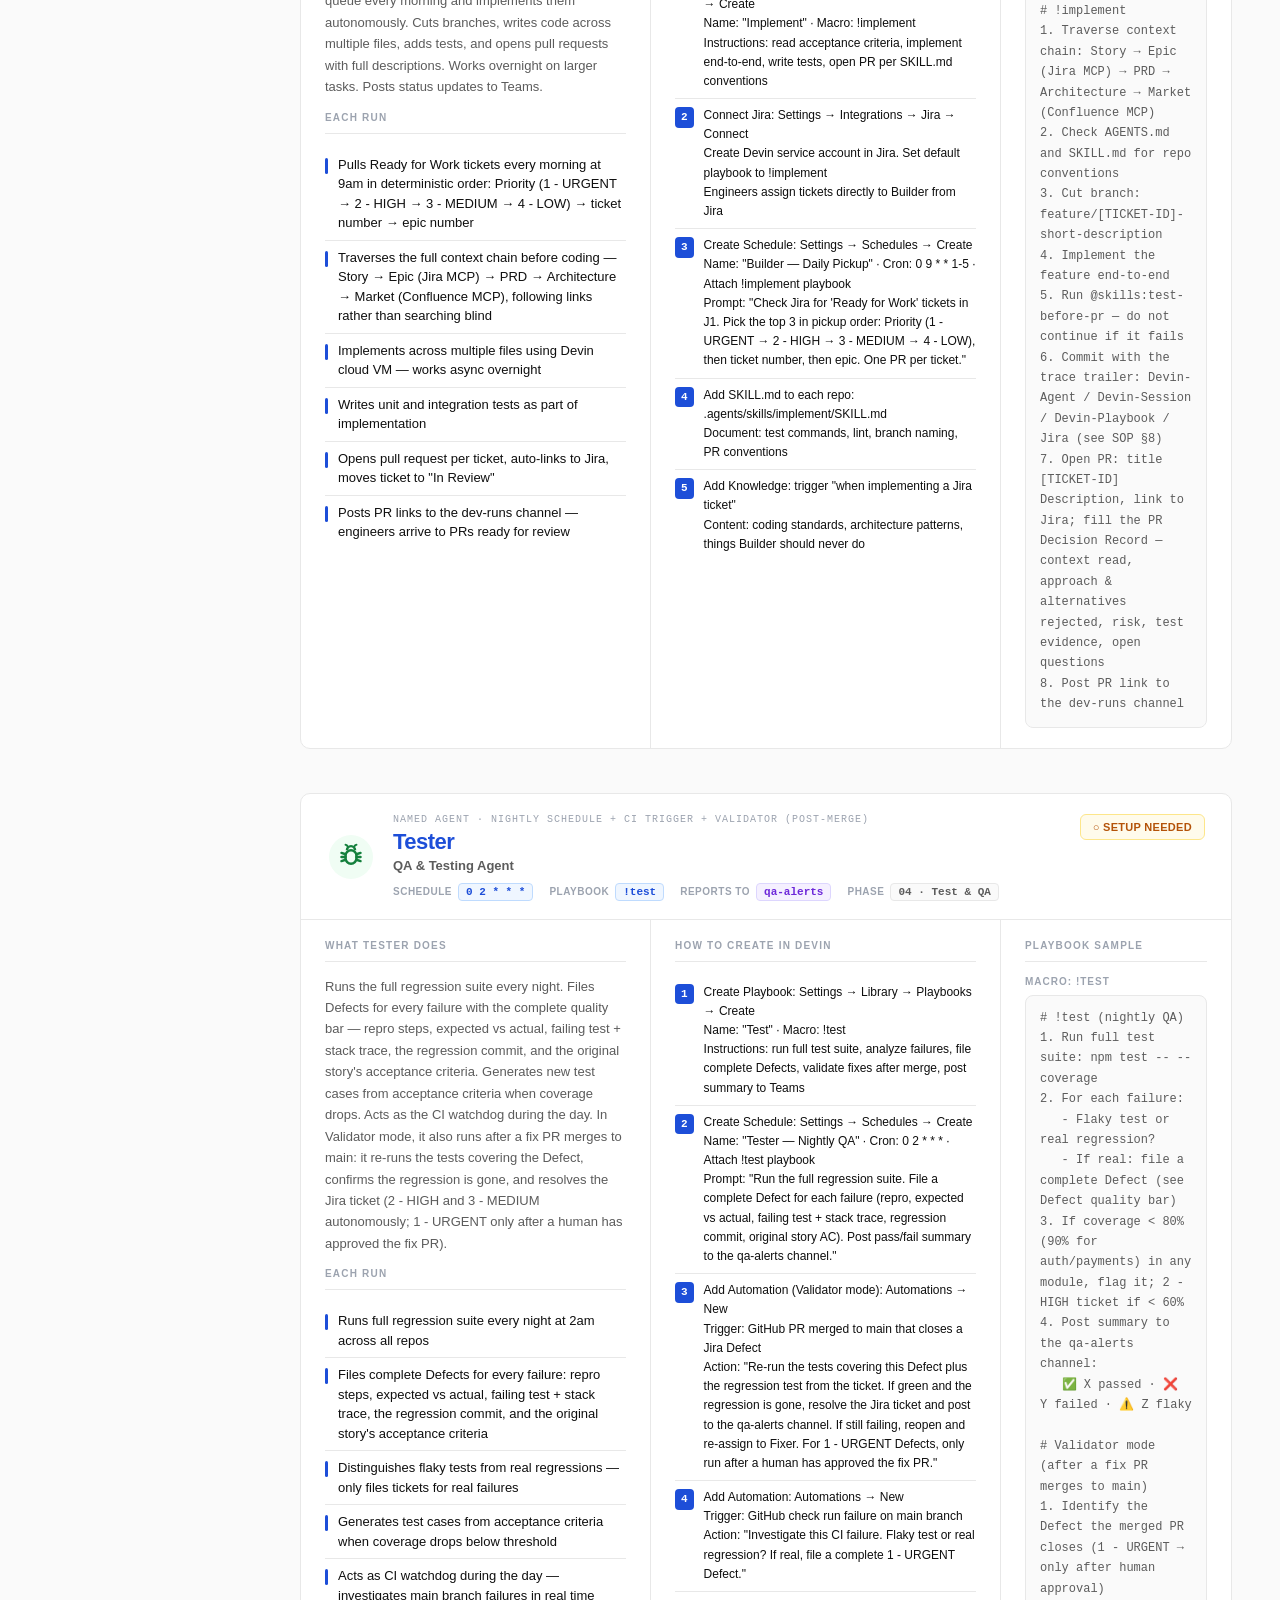
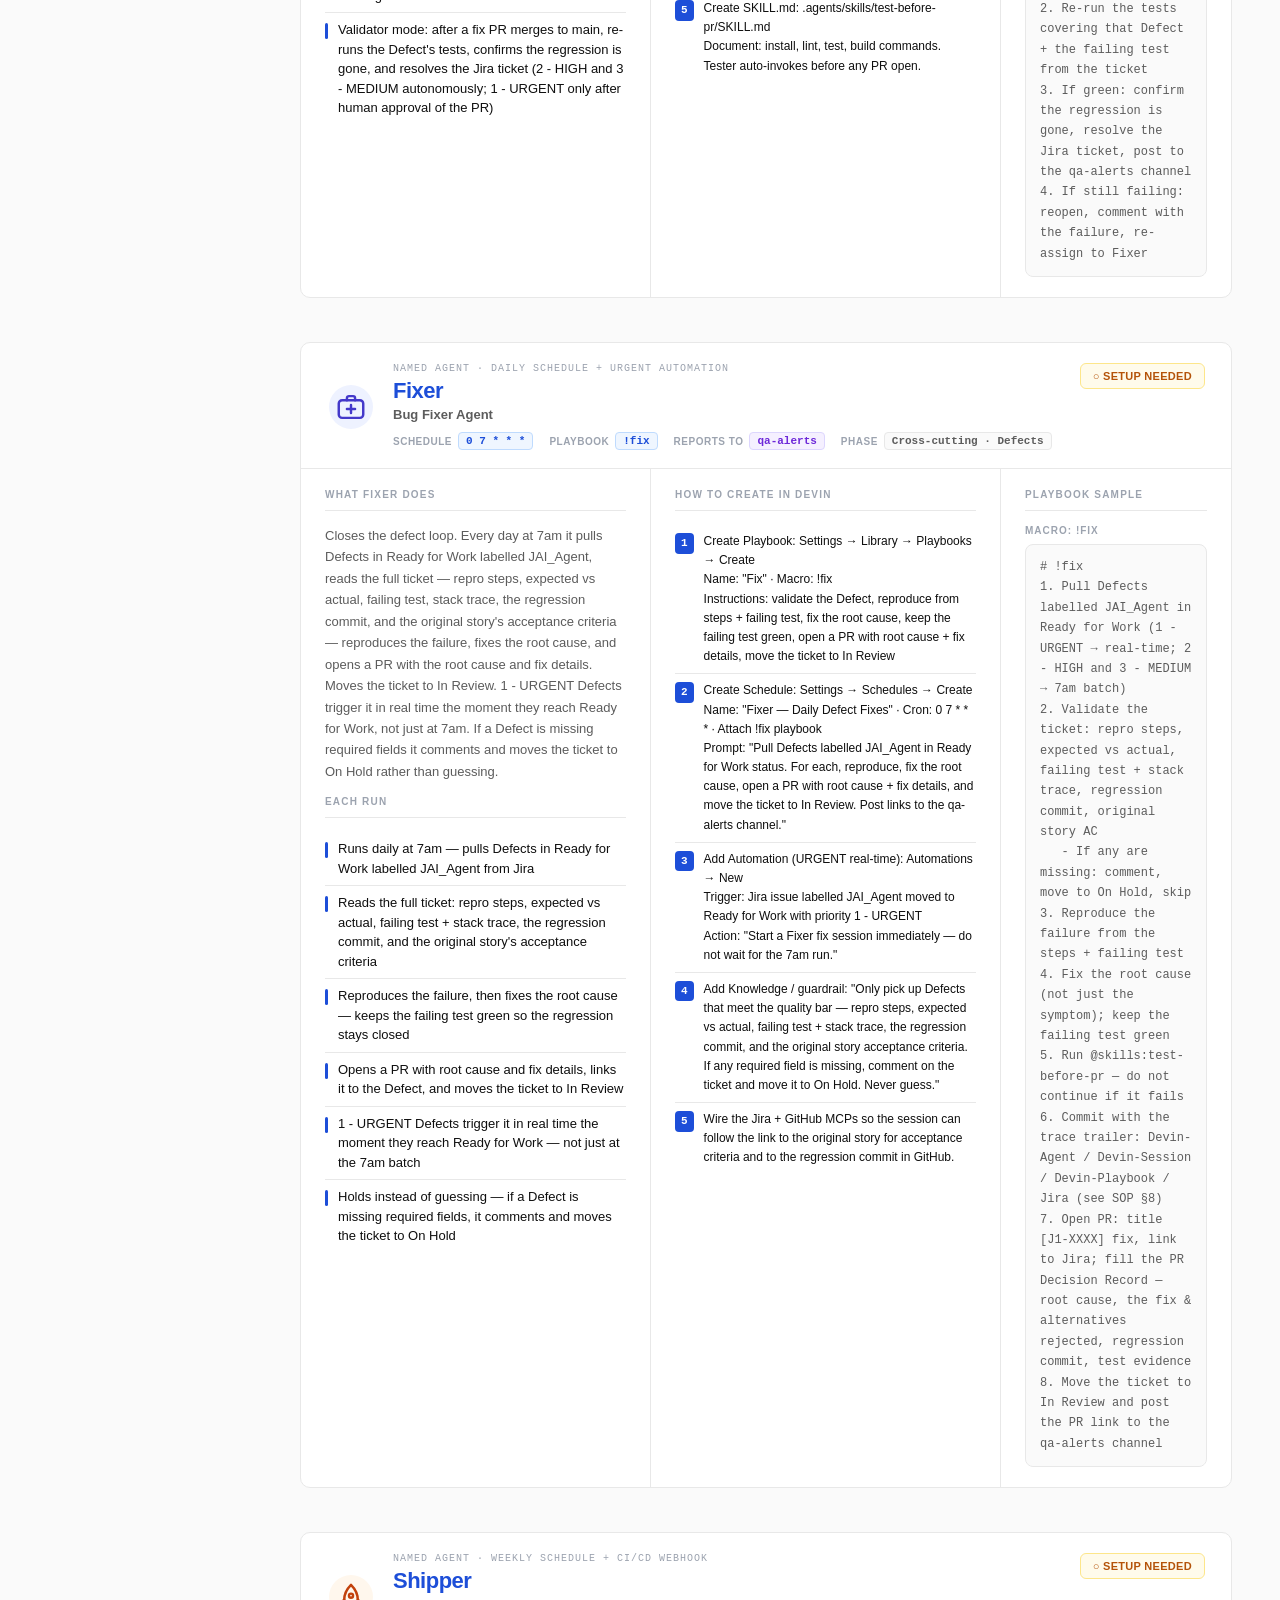
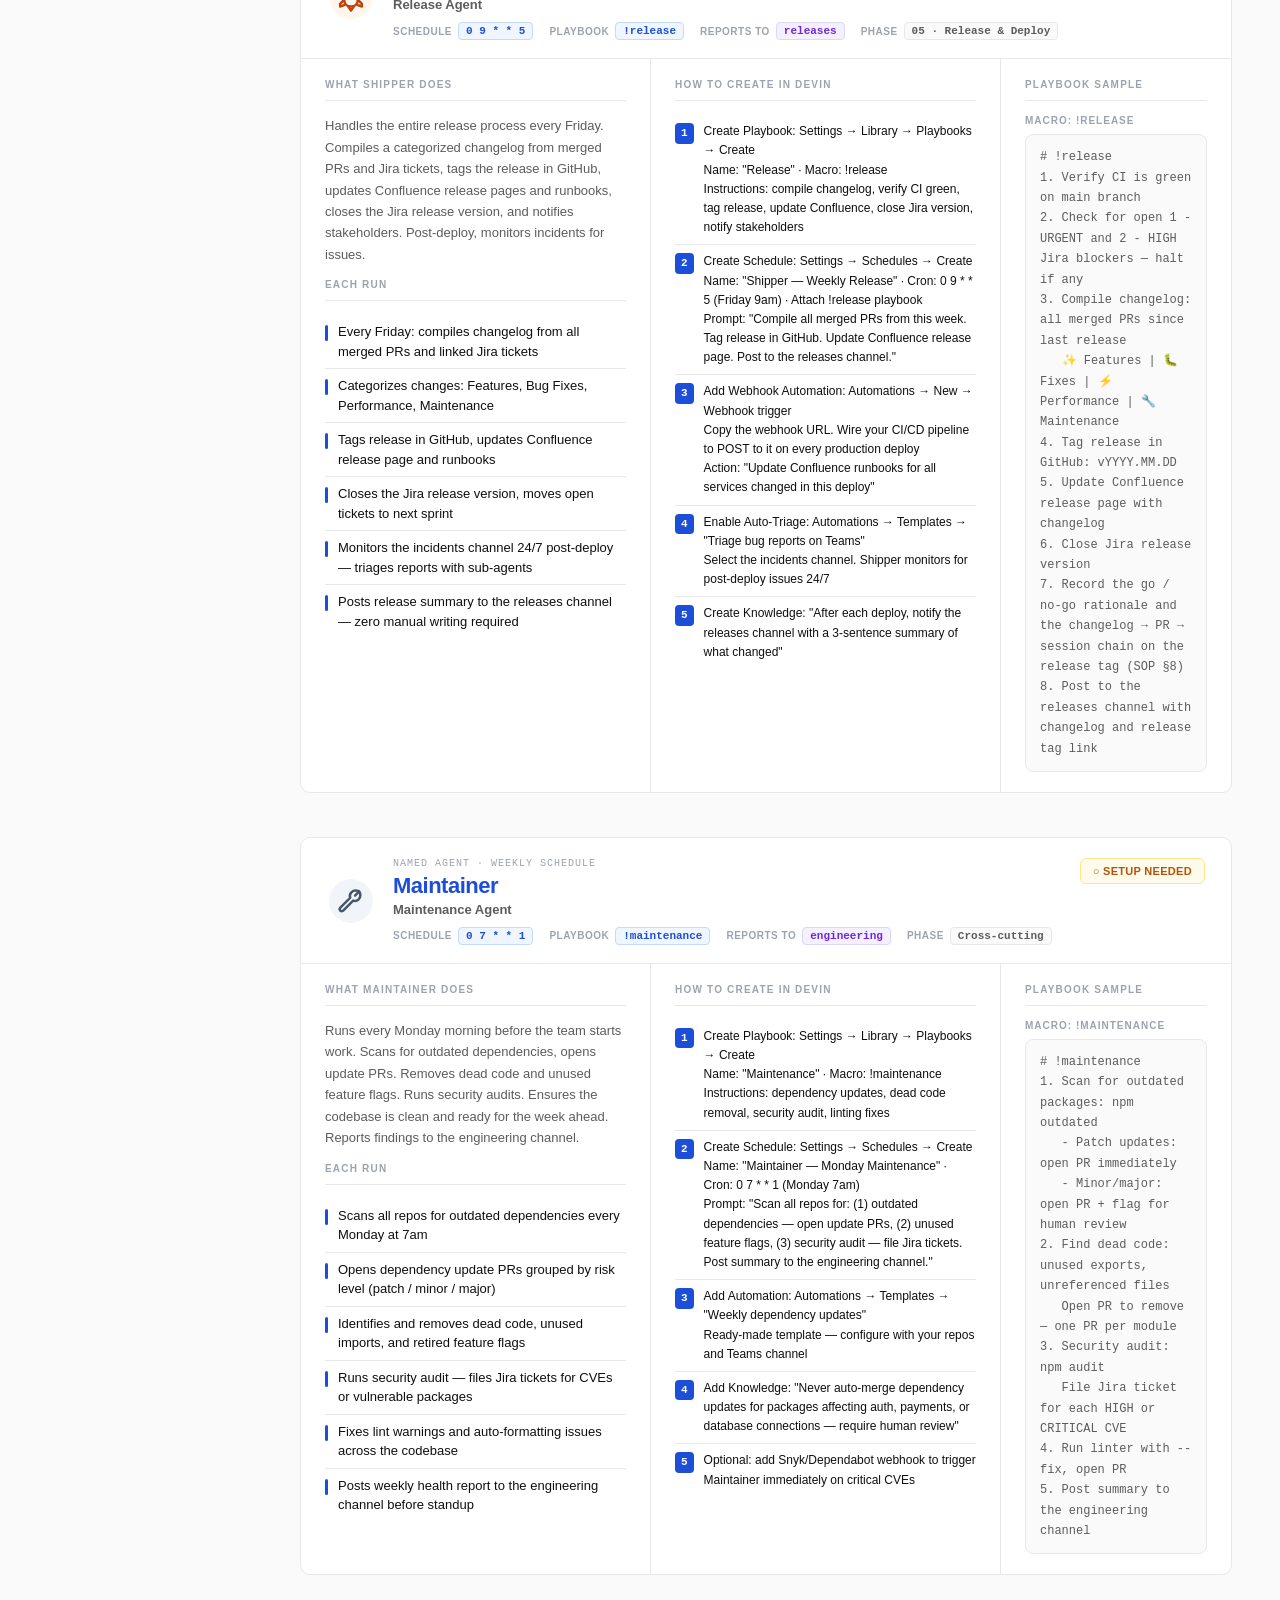
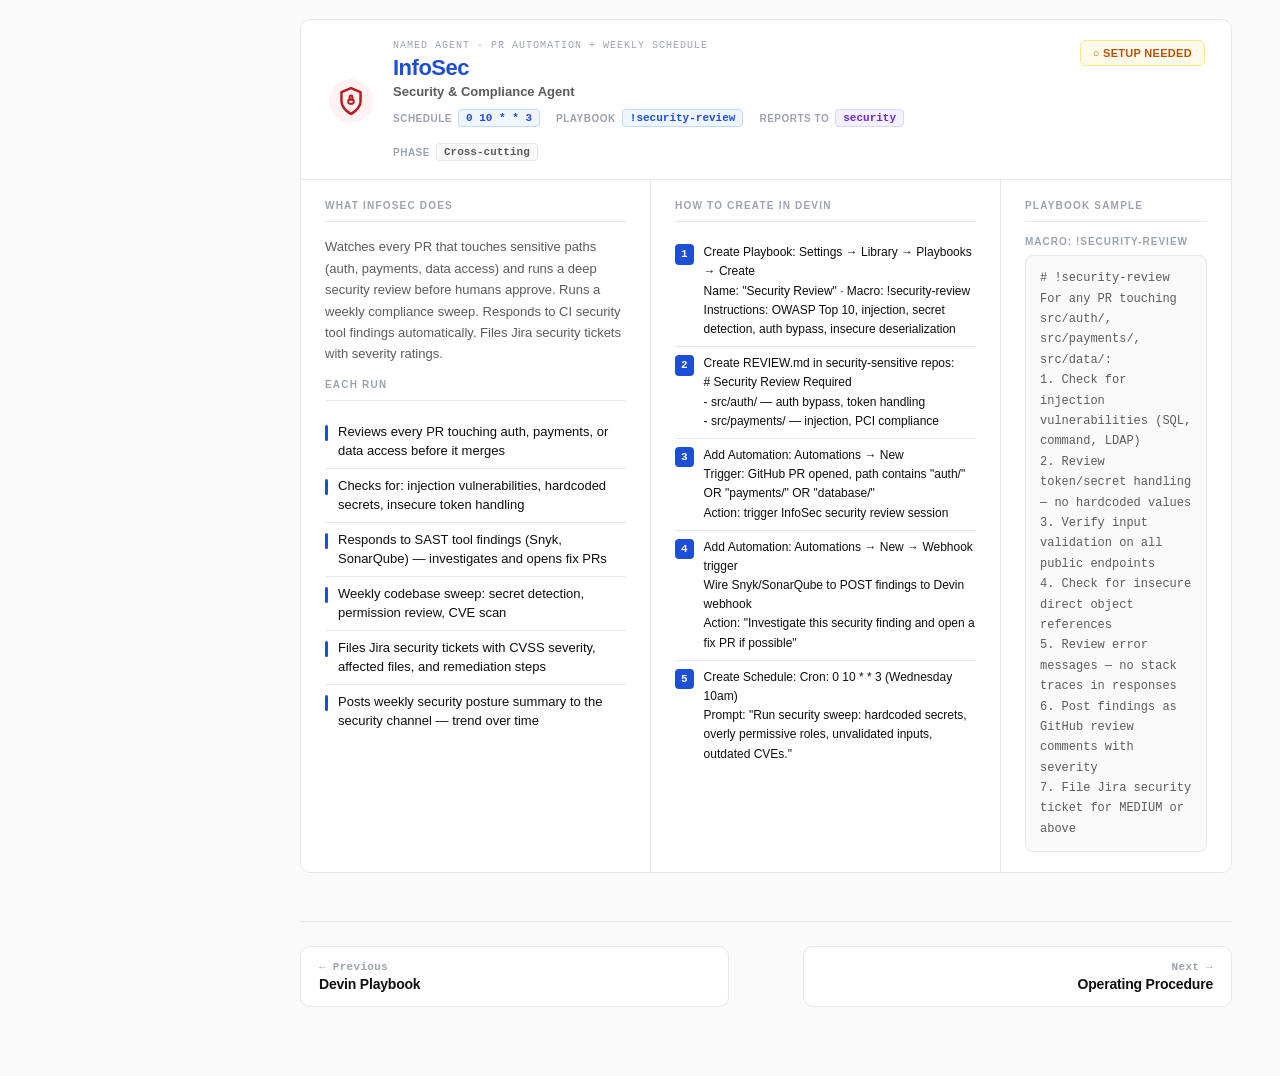
<file: sdlc/agents.html>
<!DOCTYPE html>
<html lang="en">
<head>
<meta charset="utf-8">
<title>Redirecting…</title>
<link rel="canonical" href="https://aayushus.github.io/agents.html">
<meta name="robots" content="noindex">
<meta http-equiv="refresh" content="0; url=../agents.html">
<script>location.replace("../agents.html" + location.hash);</script>
</head>
<body>This page has moved to <a href="../agents.html">https://aayushus.github.io/agents.html</a>.</body>
</html>
</file>
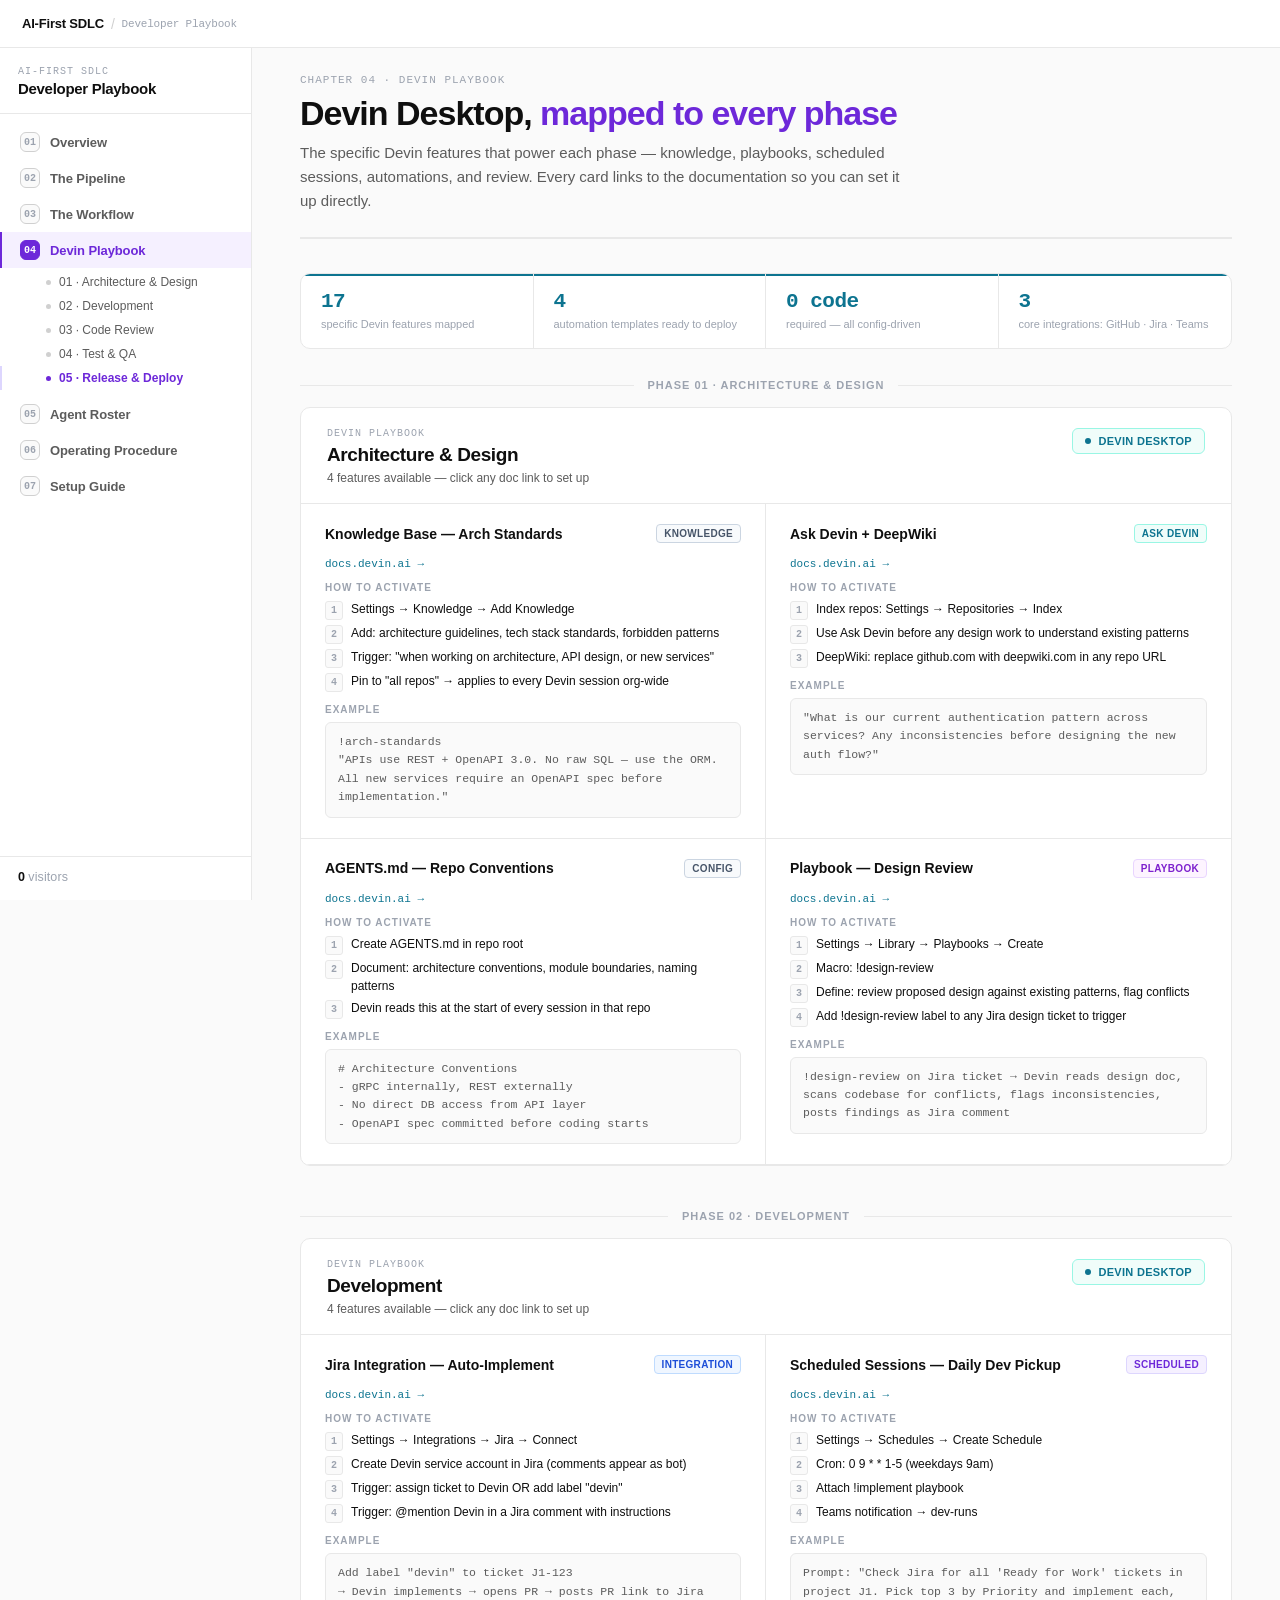
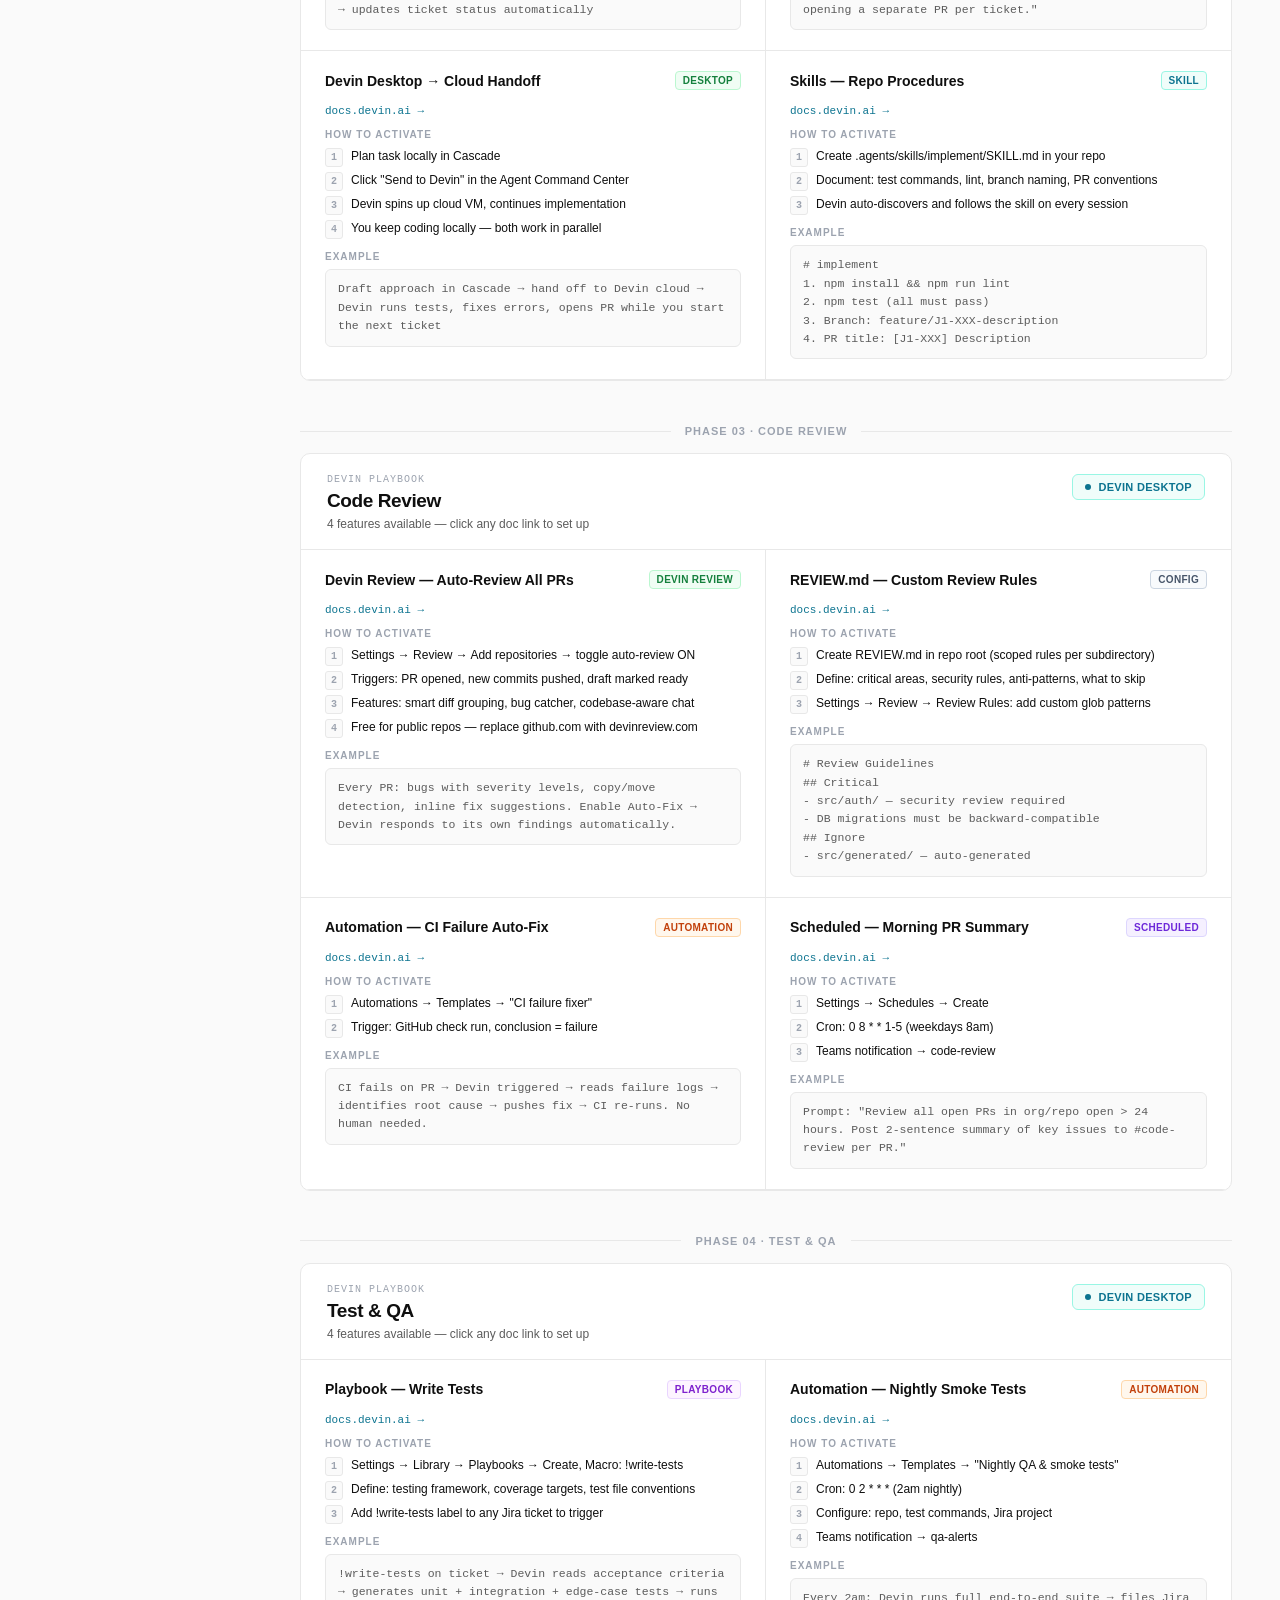
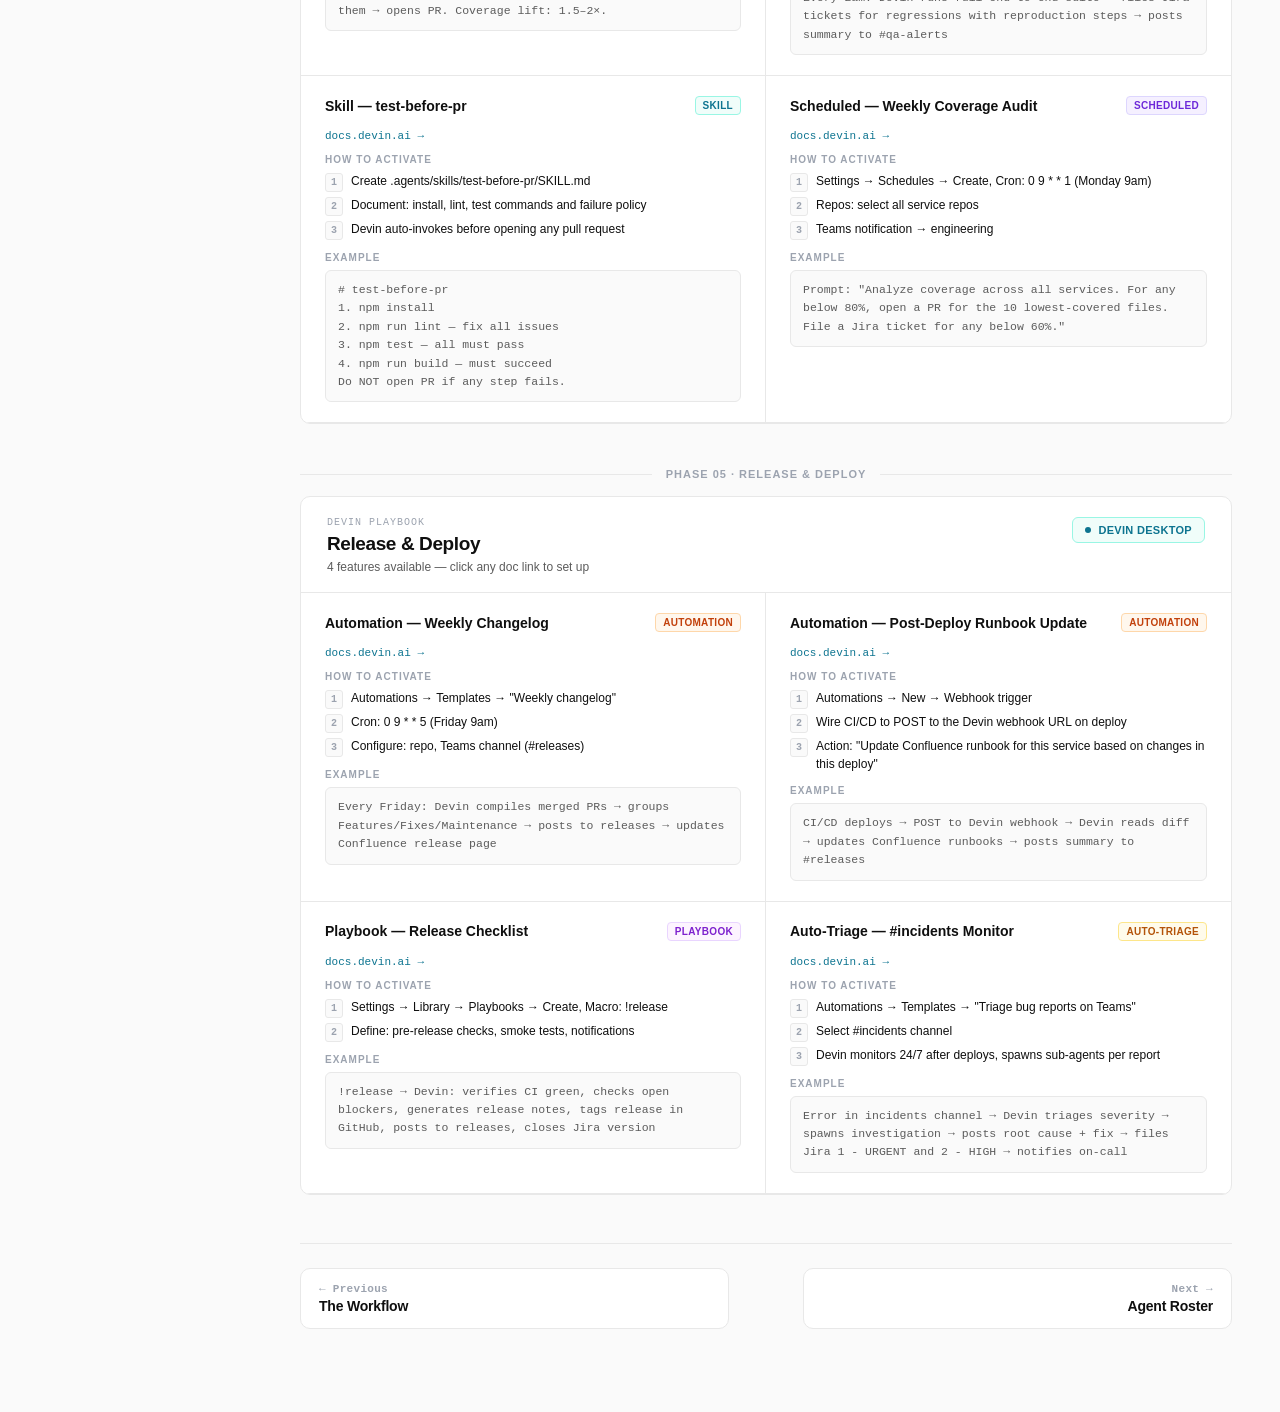
<file: sdlc/devin.html>
<!DOCTYPE html>
<html lang="en">
<head>
<meta charset="utf-8">
<title>Redirecting…</title>
<link rel="canonical" href="https://aayushus.github.io/devin.html">
<meta name="robots" content="noindex">
<meta http-equiv="refresh" content="0; url=../devin.html">
<script>location.replace("../devin.html" + location.hash);</script>
</head>
<body>This page has moved to <a href="../devin.html">https://aayushus.github.io/devin.html</a>.</body>
</html>
</file>
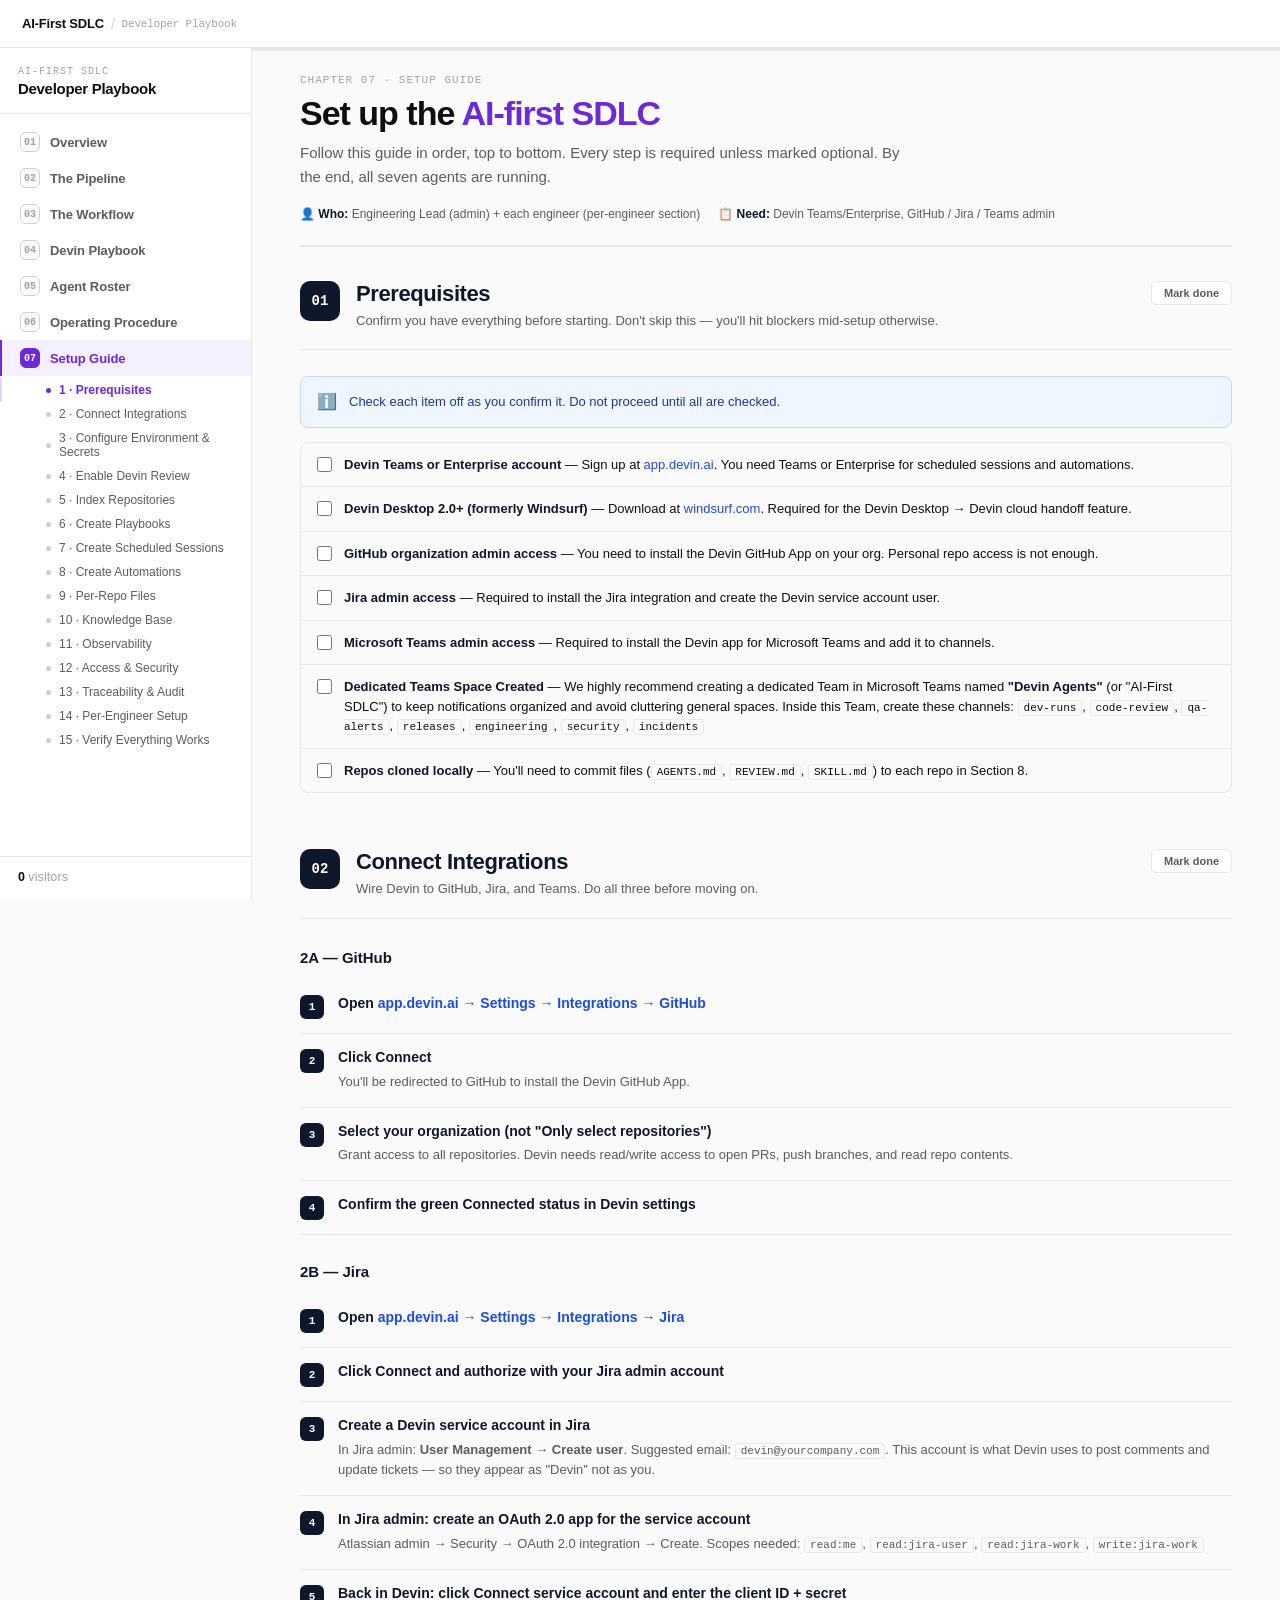
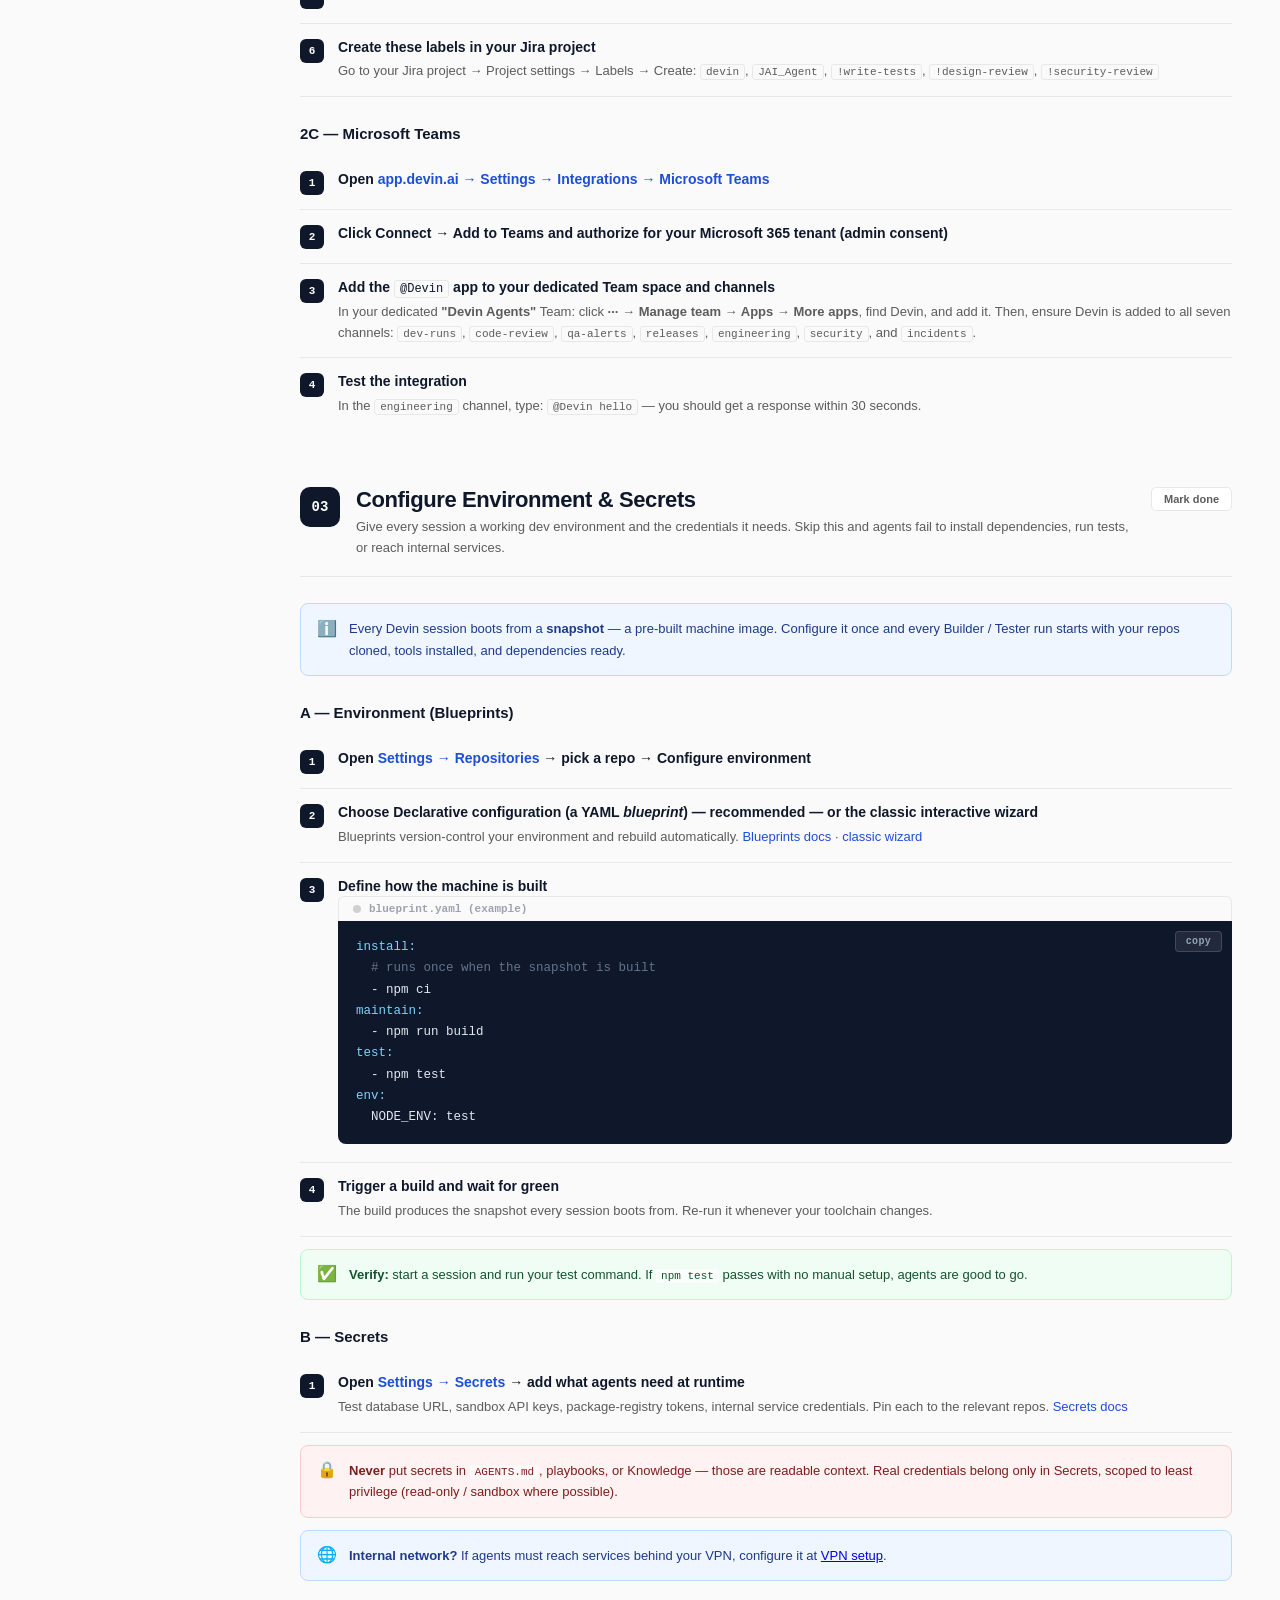
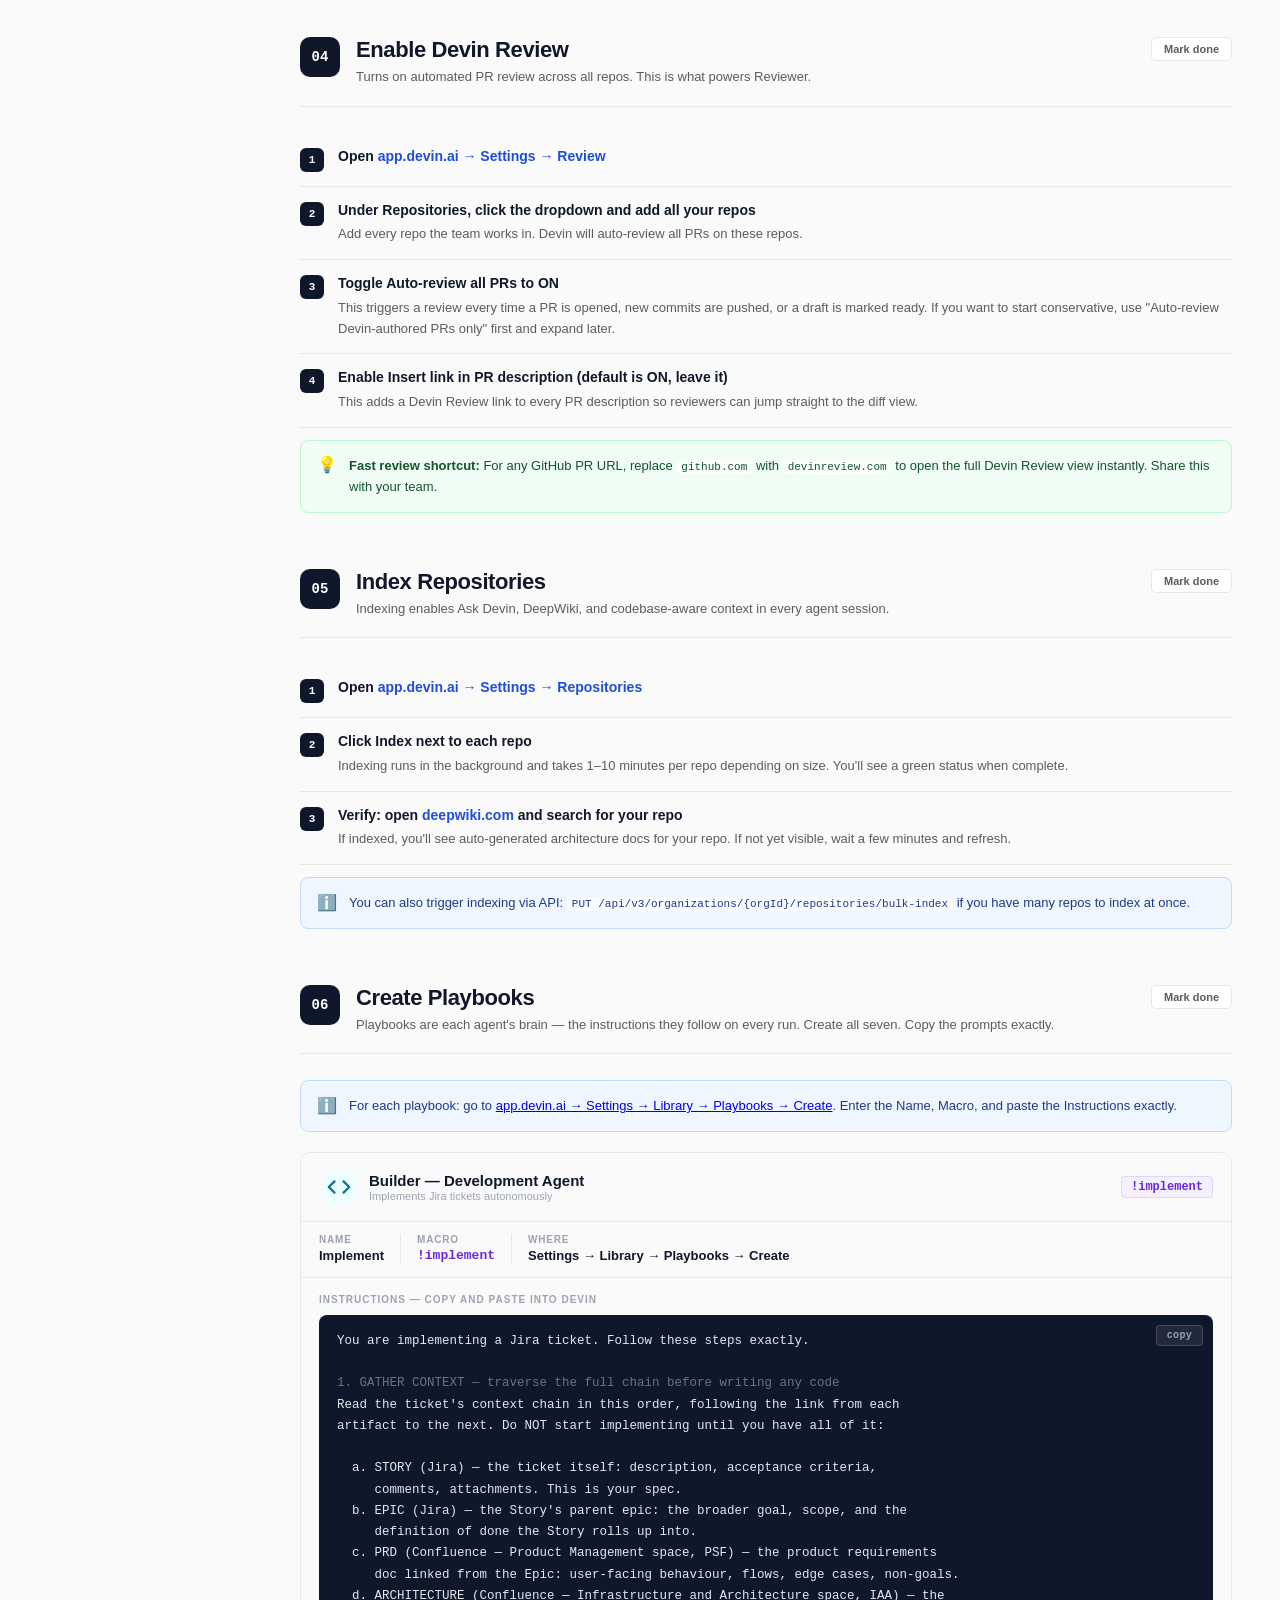
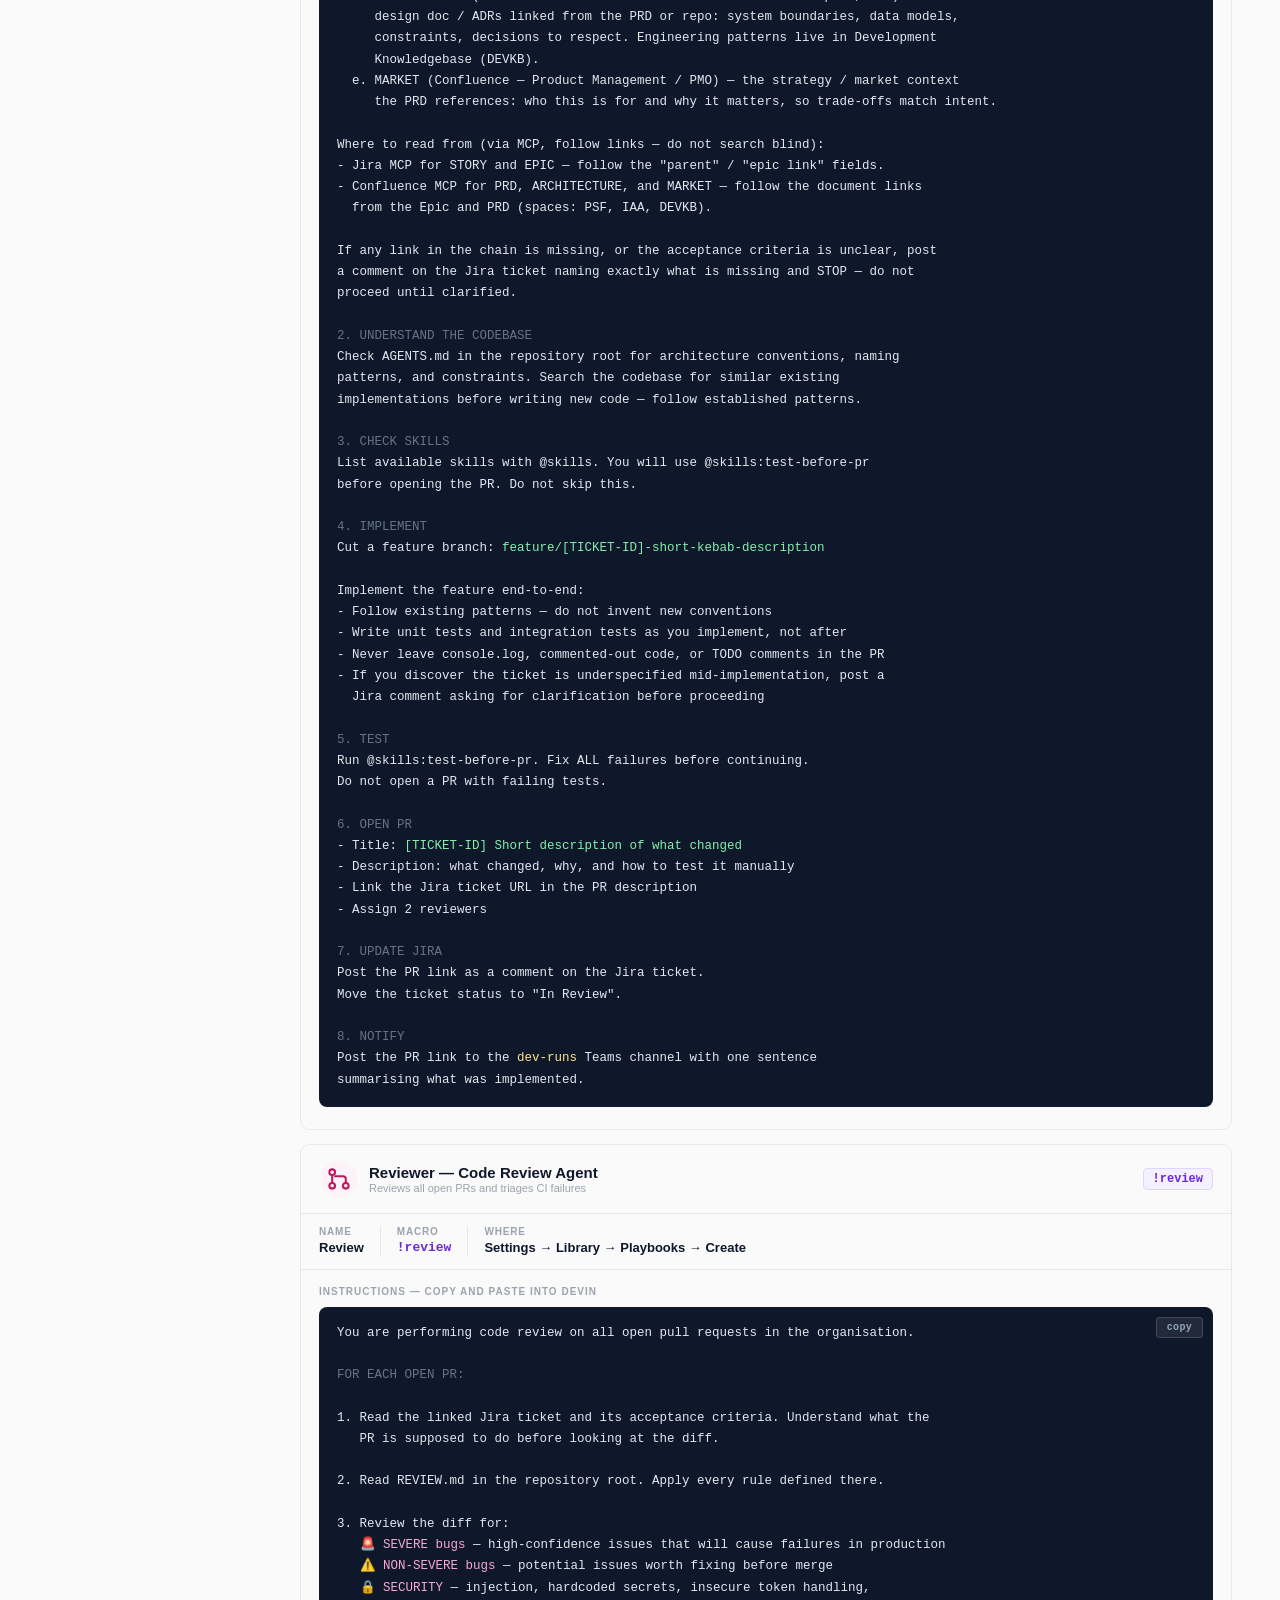
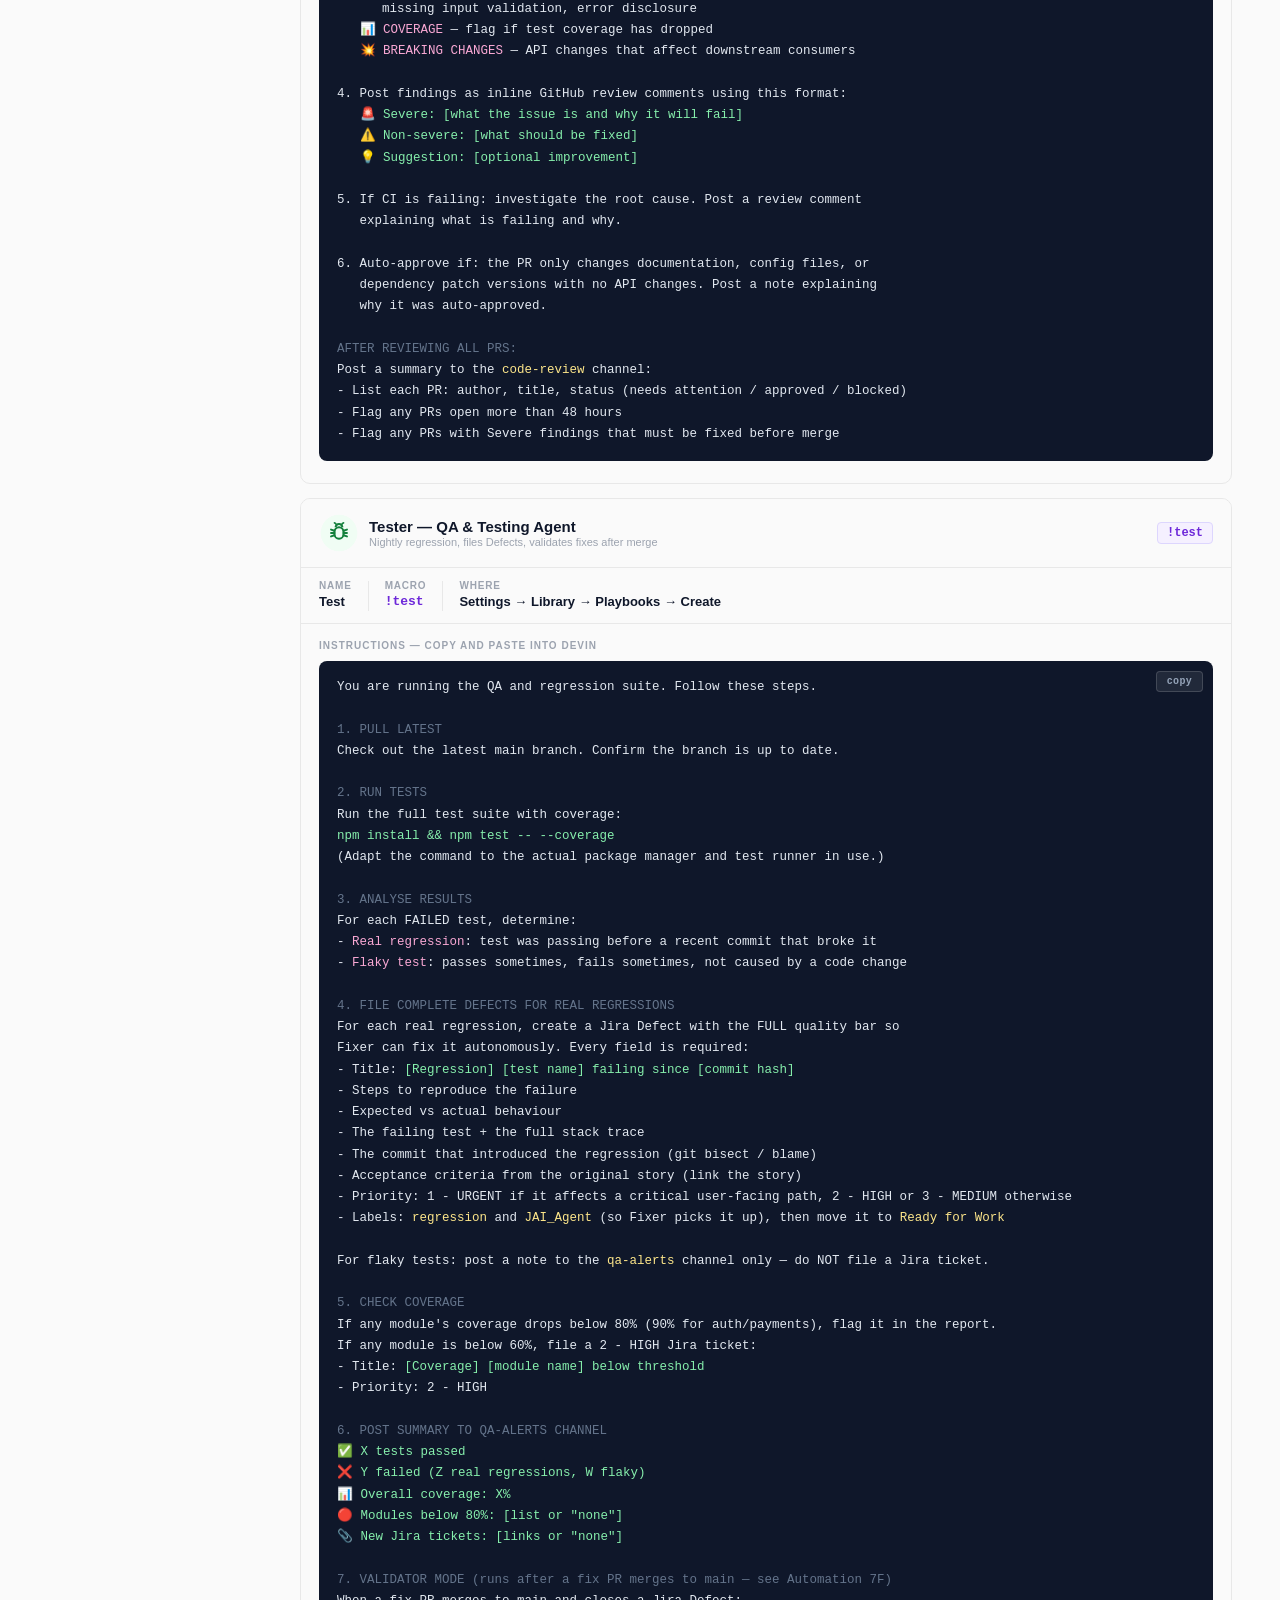
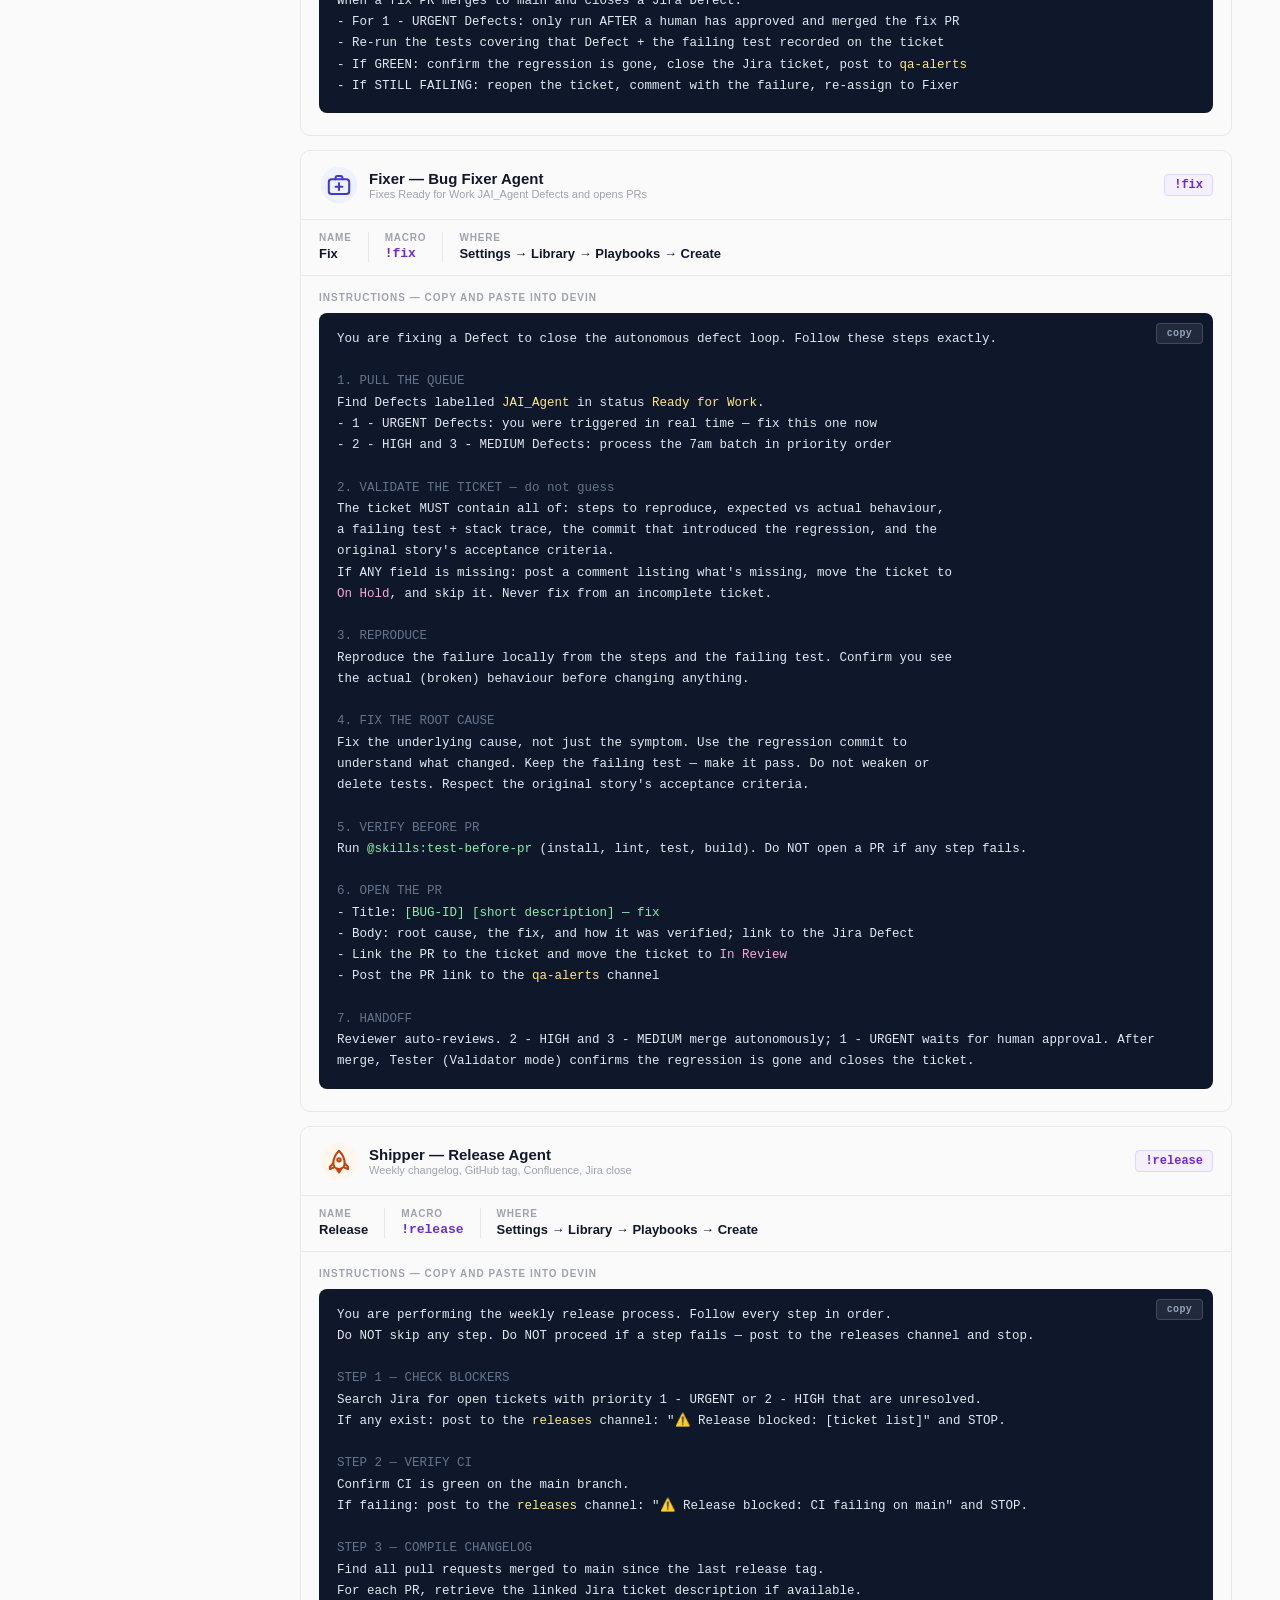
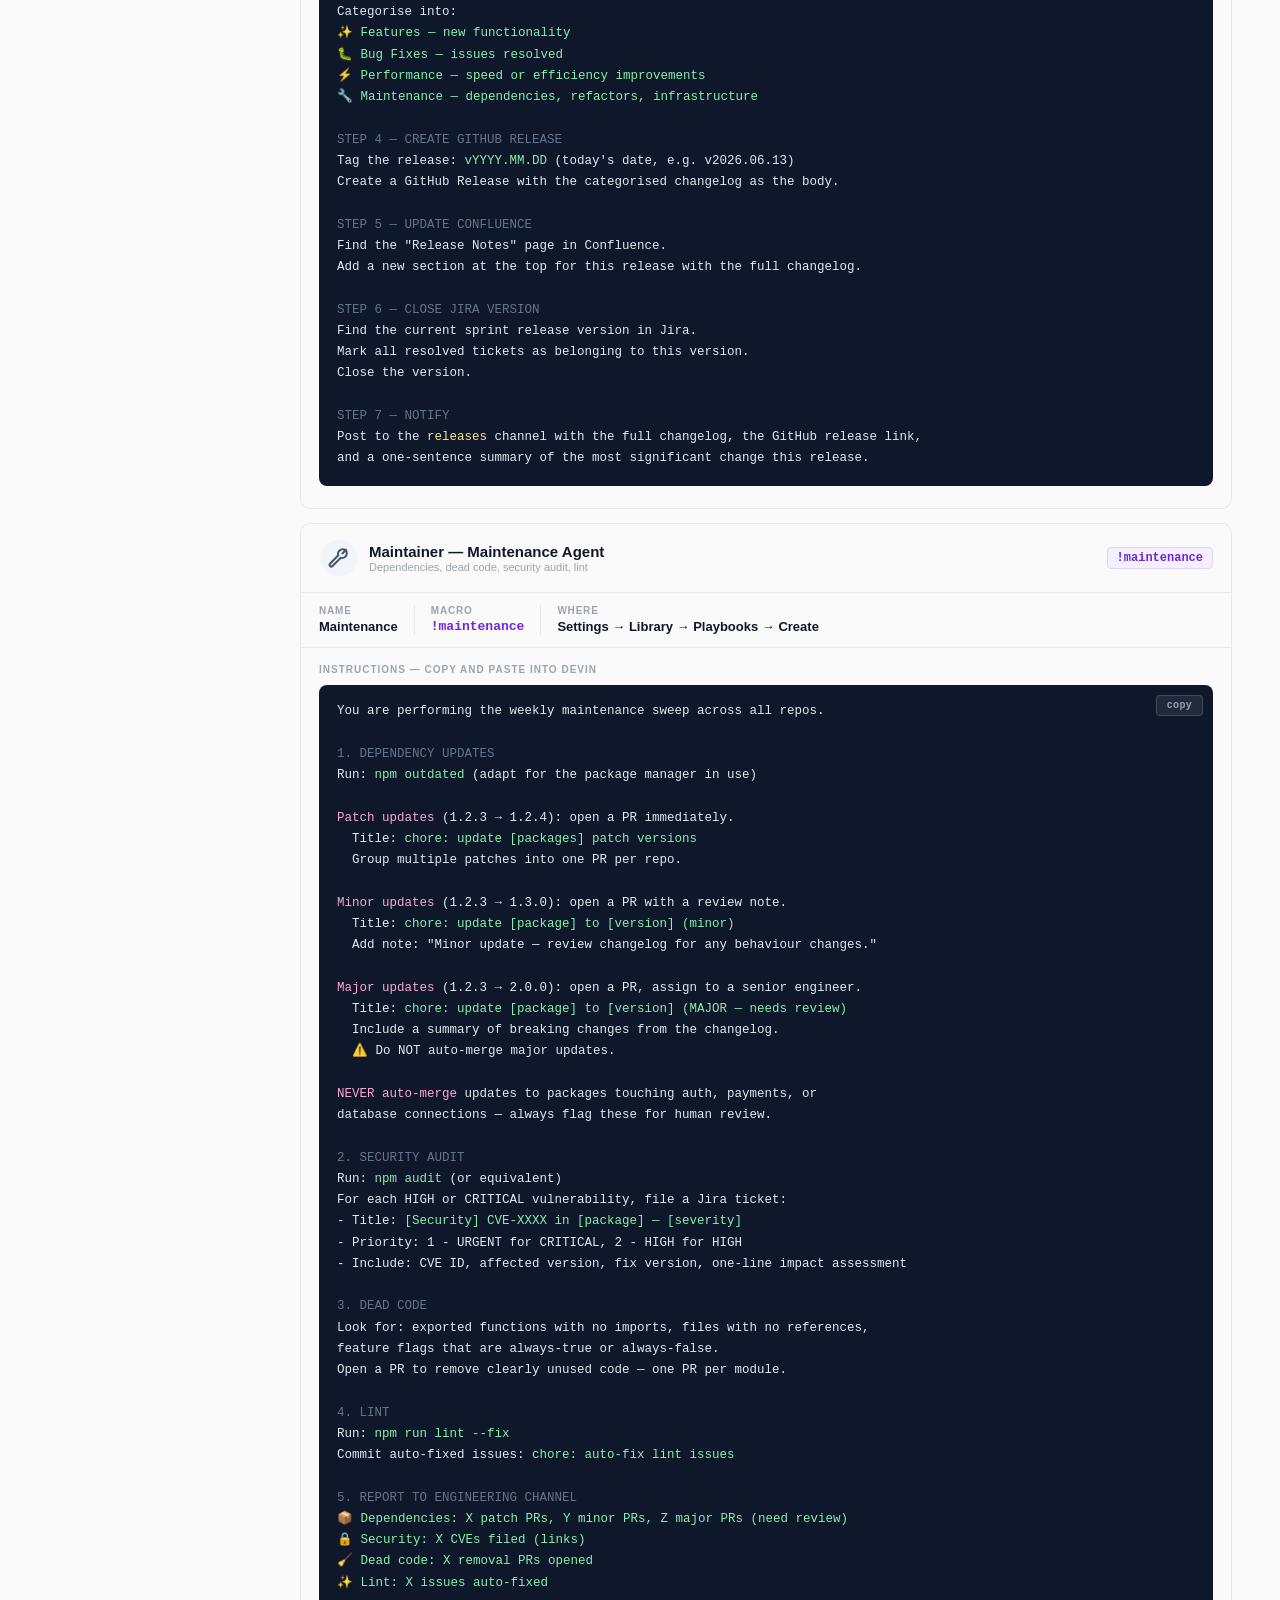
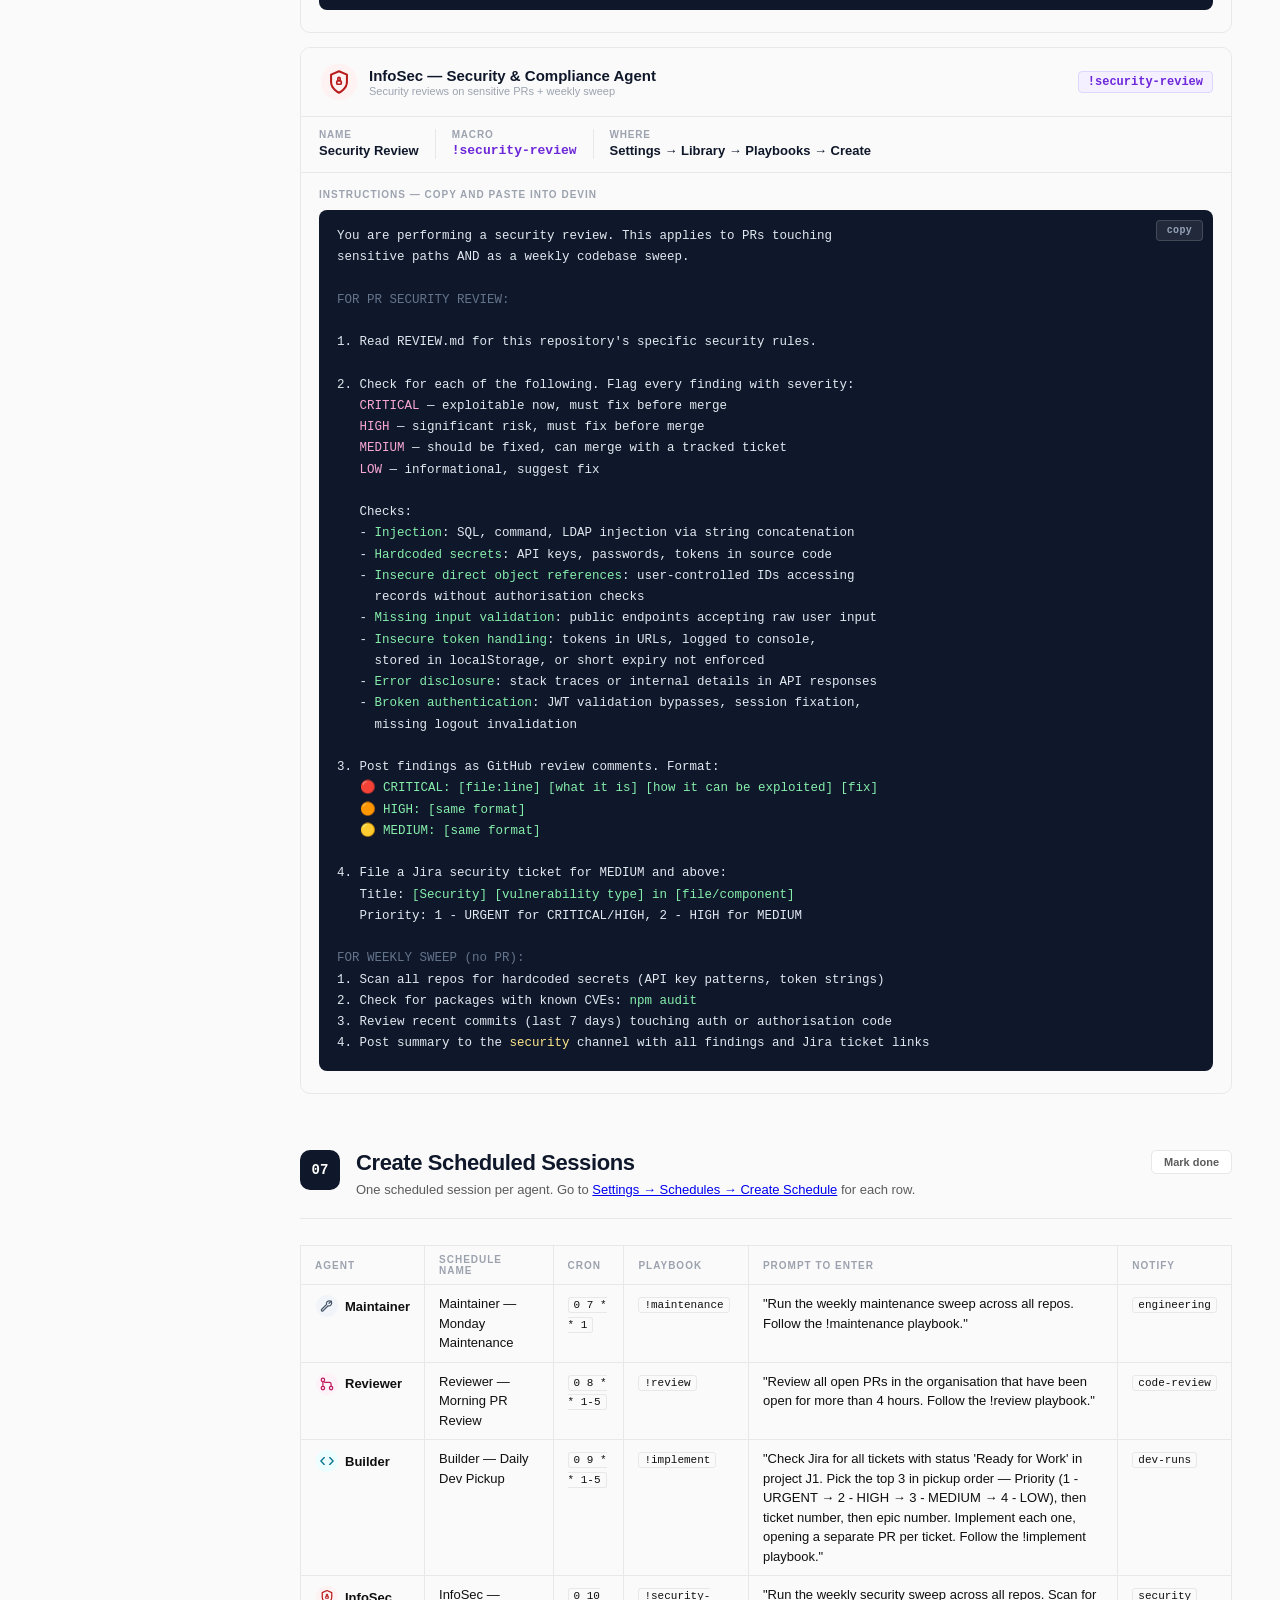
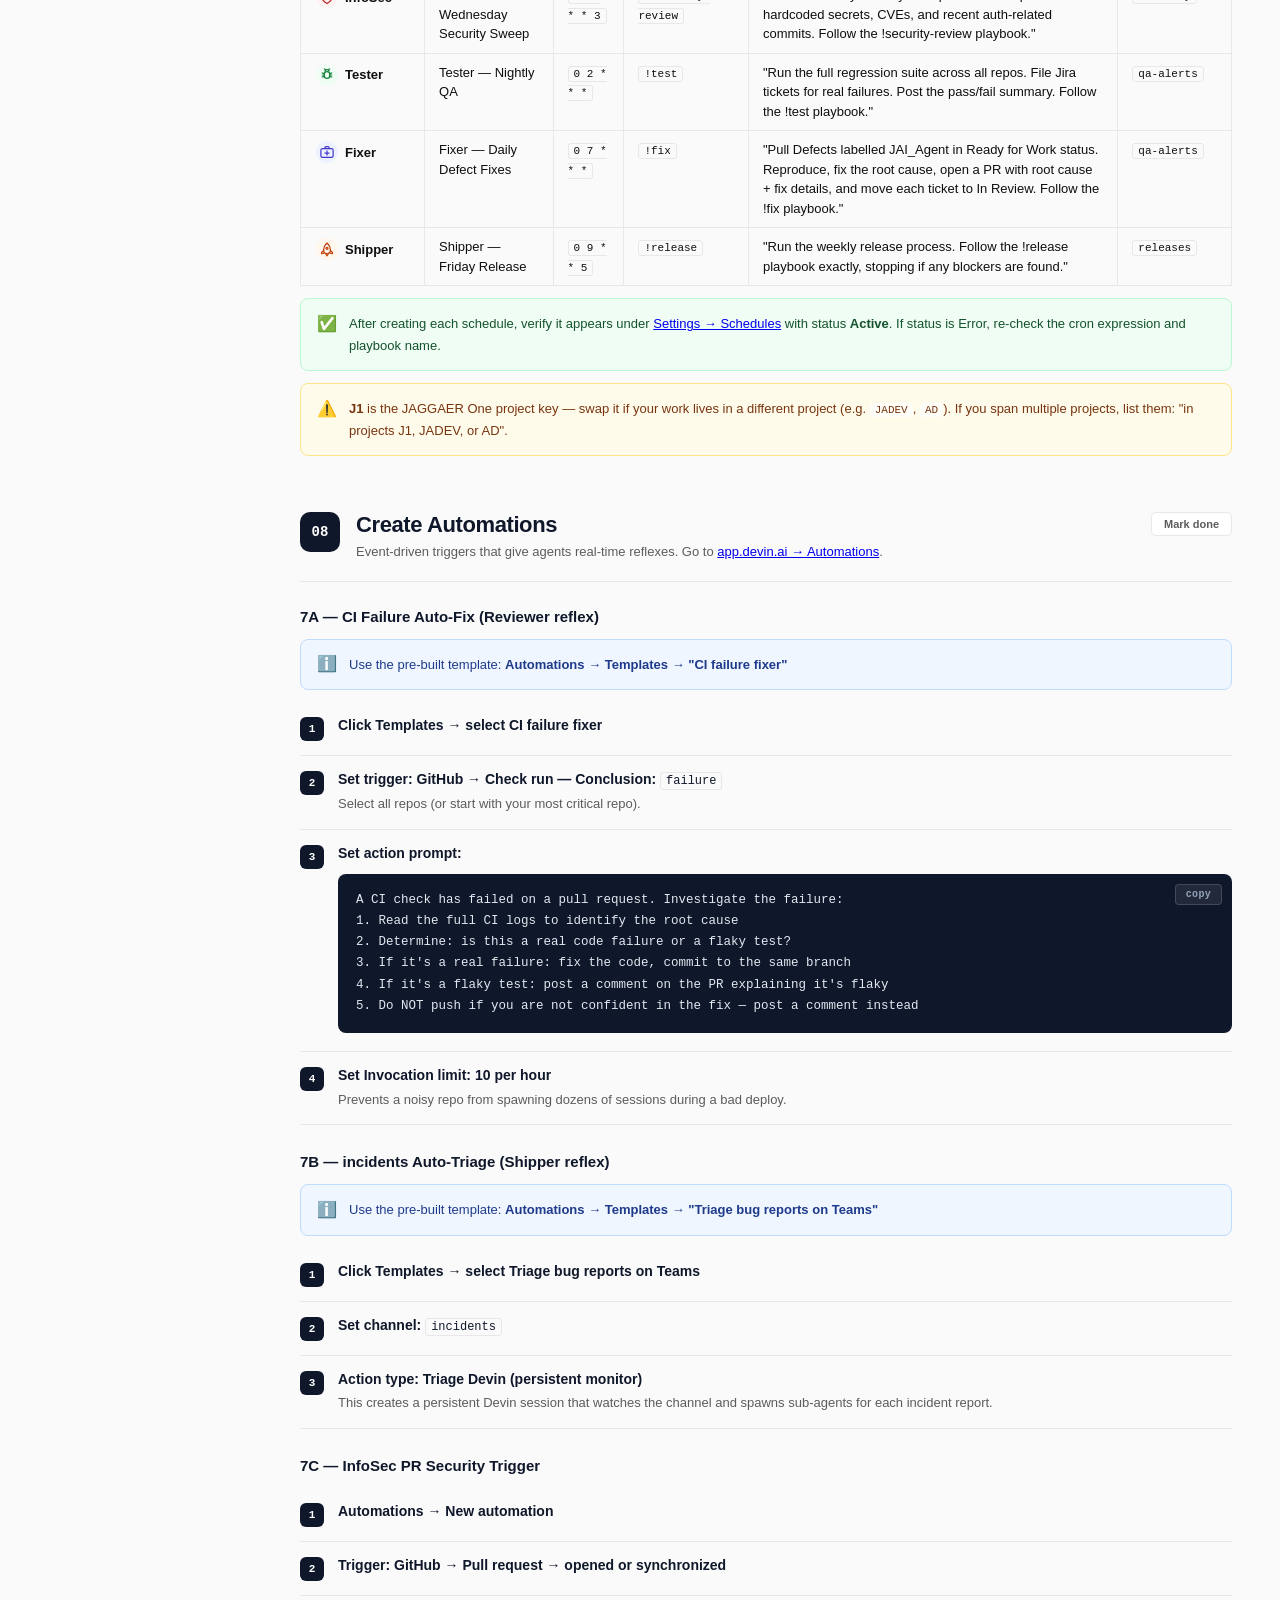
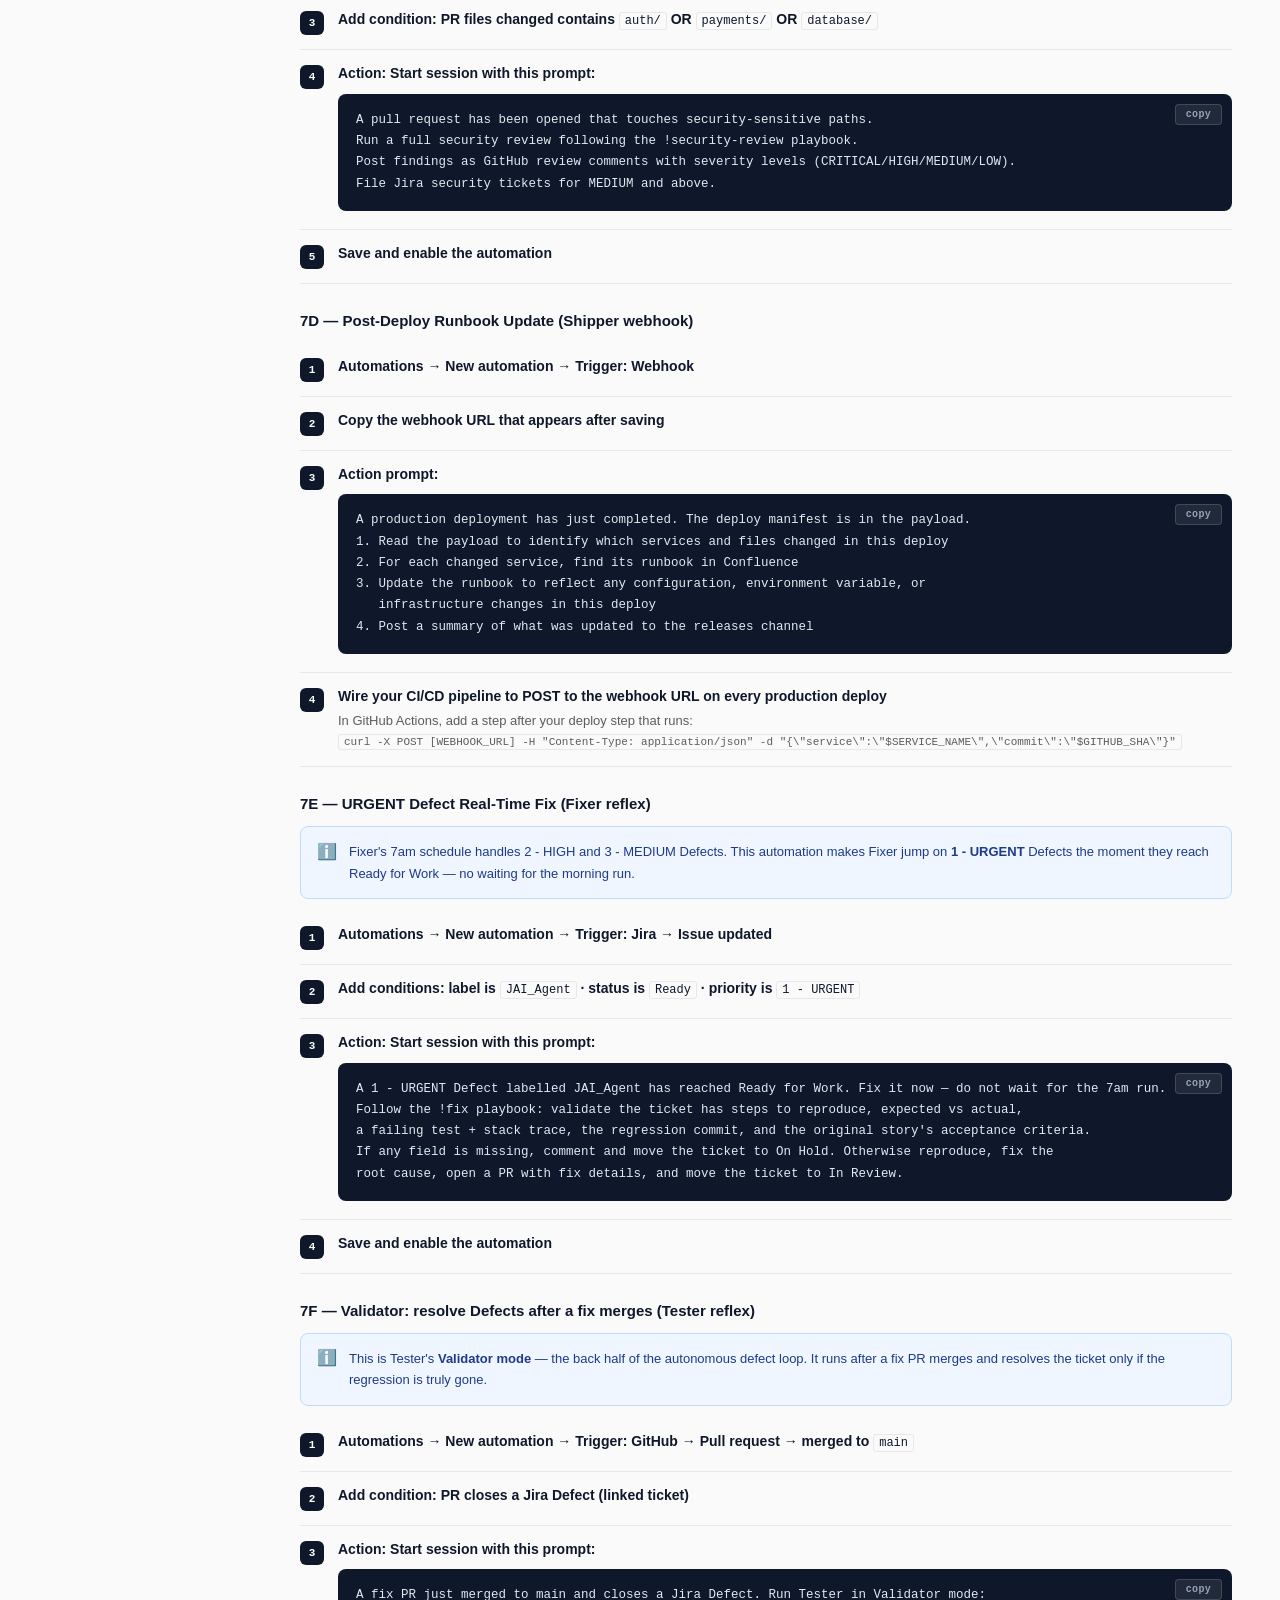
<file: sdlc/setup.html>
<!DOCTYPE html>
<html lang="en">
<head>
<meta charset="utf-8">
<title>Redirecting…</title>
<link rel="canonical" href="https://aayushus.github.io/setup.html">
<meta name="robots" content="noindex">
<meta http-equiv="refresh" content="0; url=../setup.html">
<script>location.replace("../setup.html" + location.hash);</script>
</head>
<body>This page has moved to <a href="../setup.html">https://aayushus.github.io/setup.html</a>.</body>
</html>
</file>
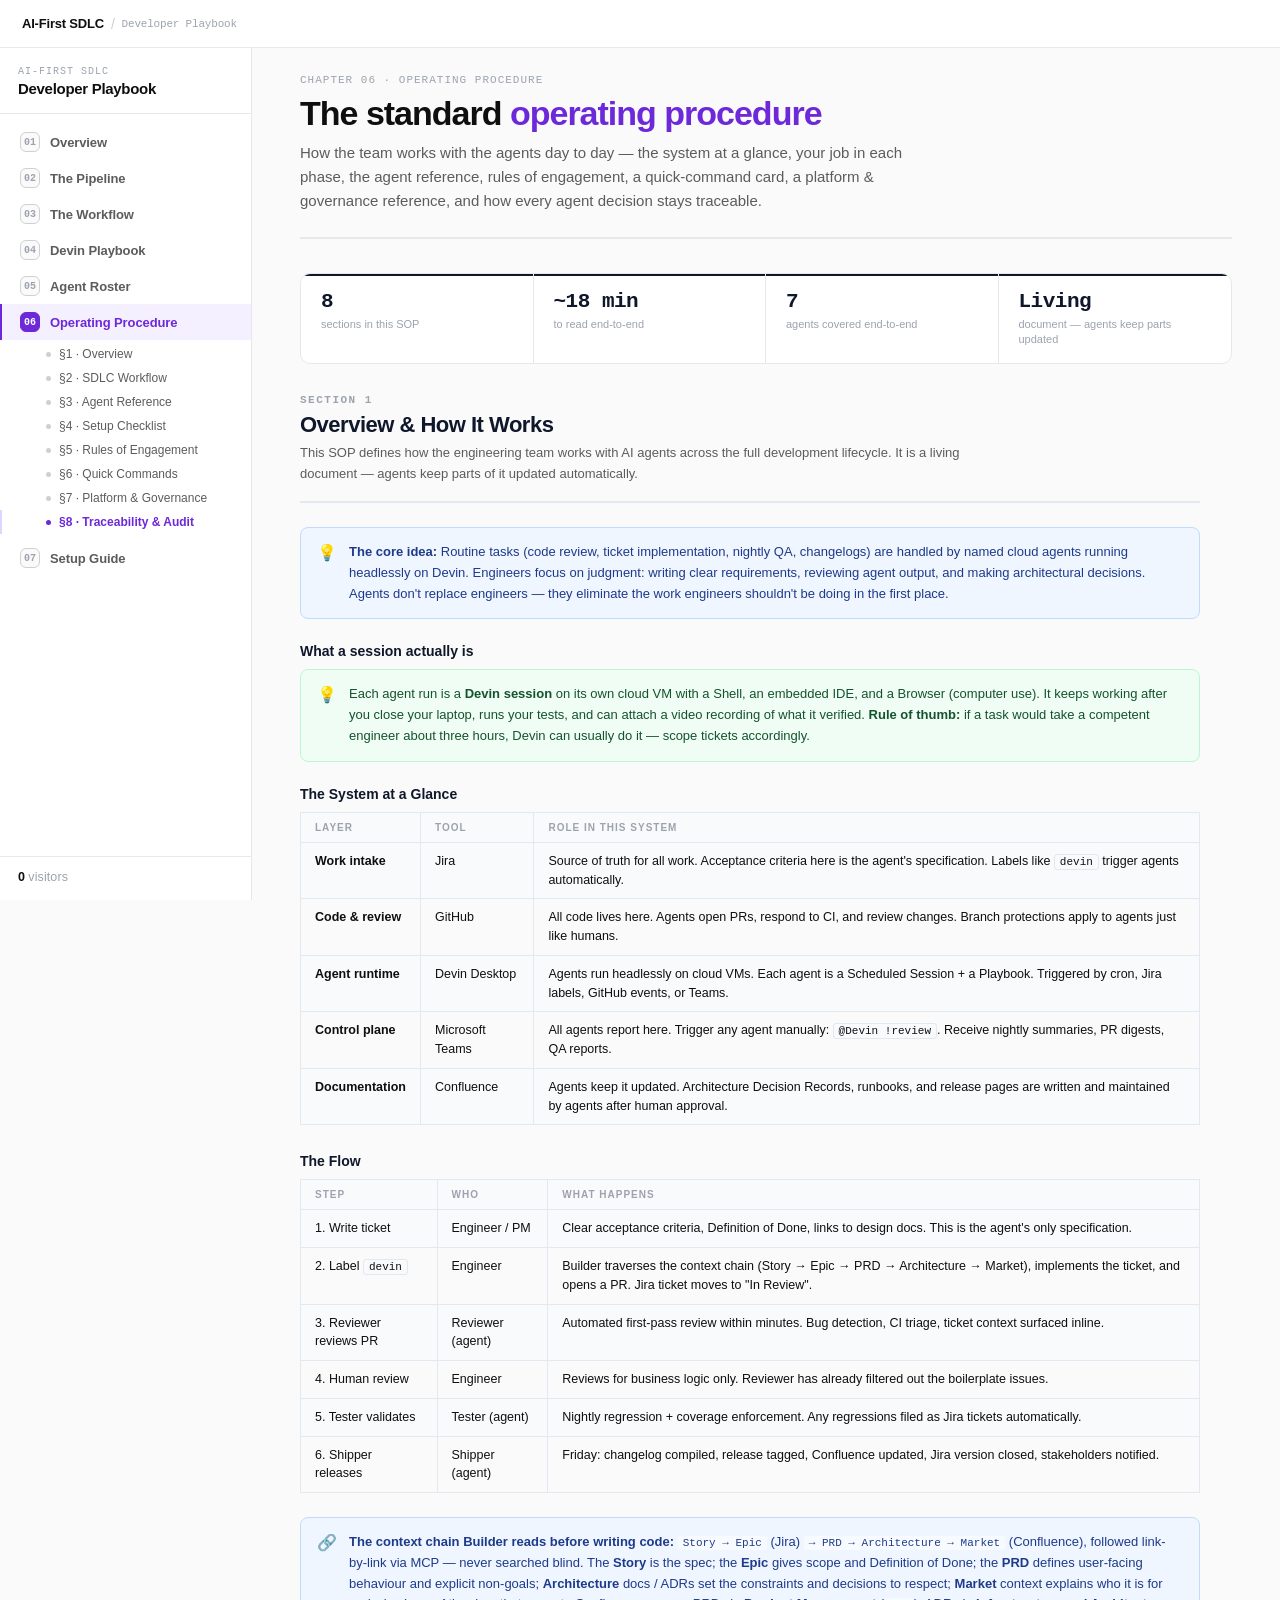
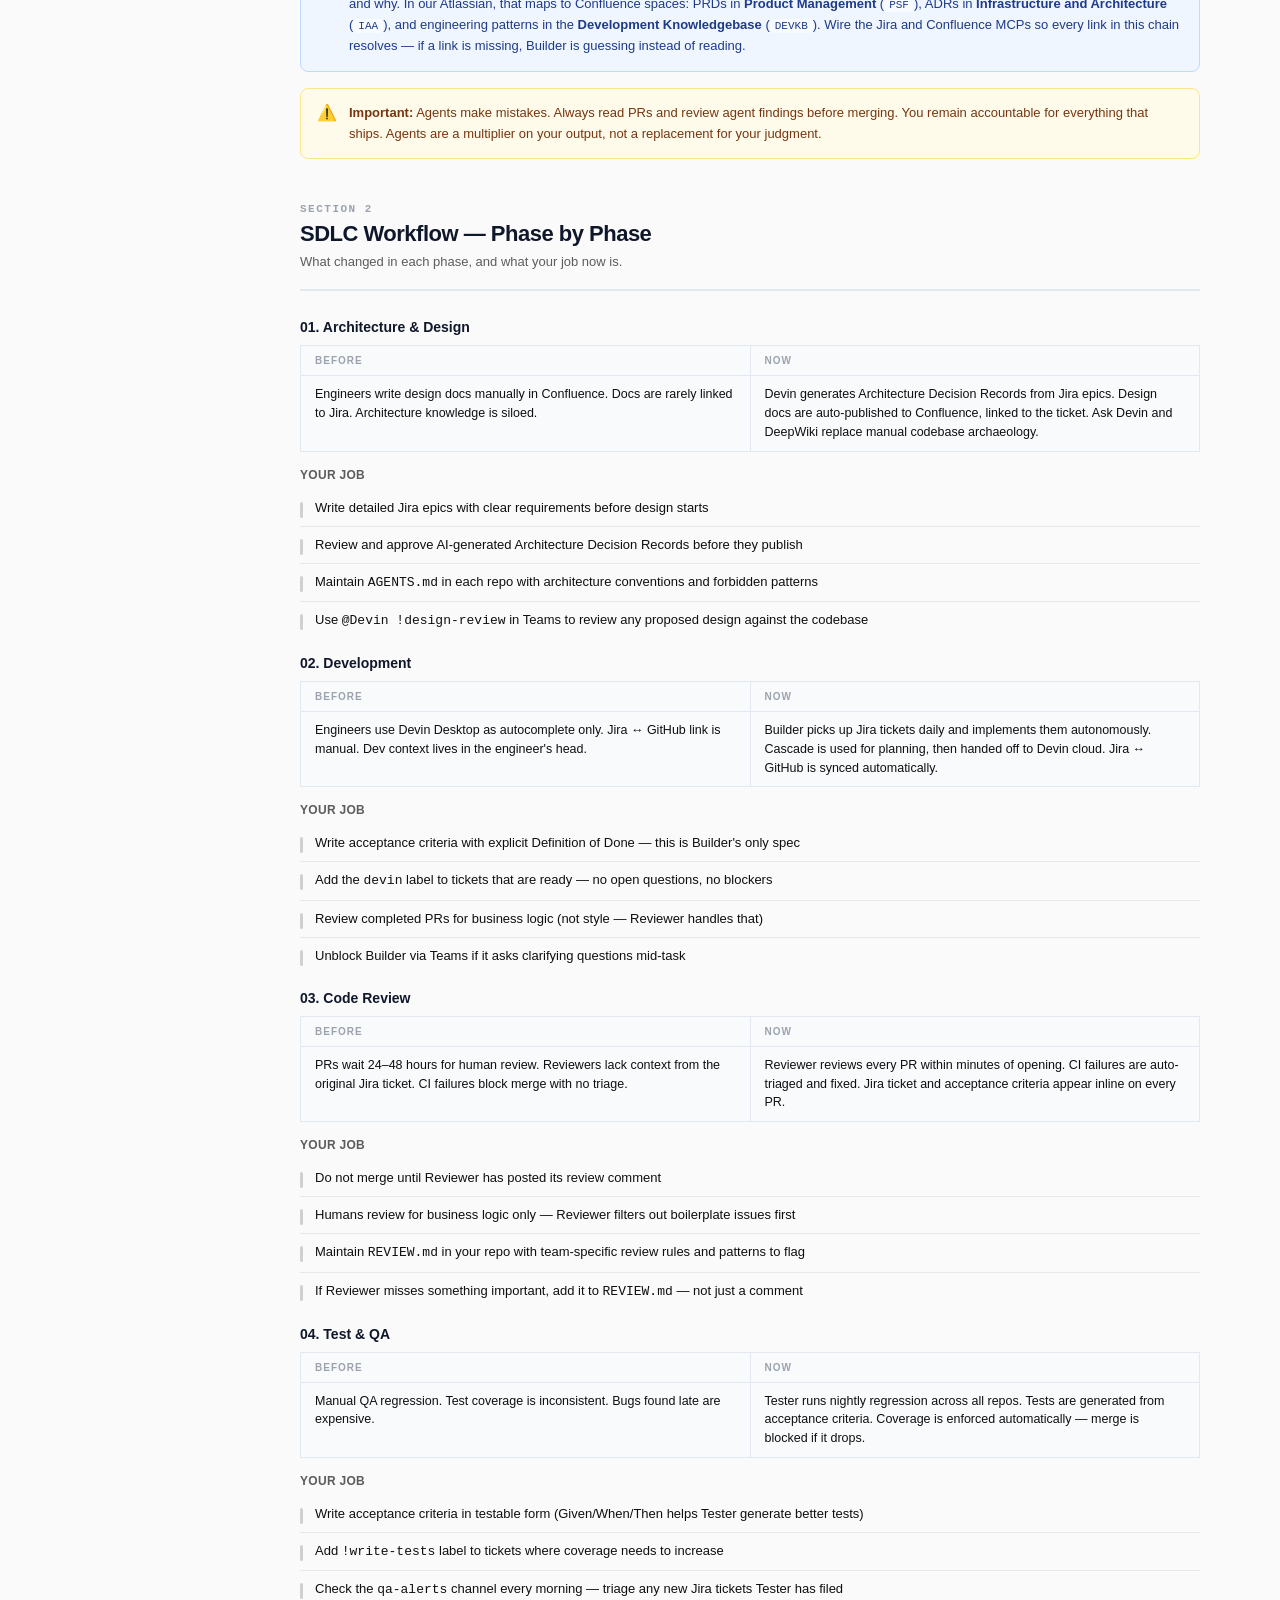
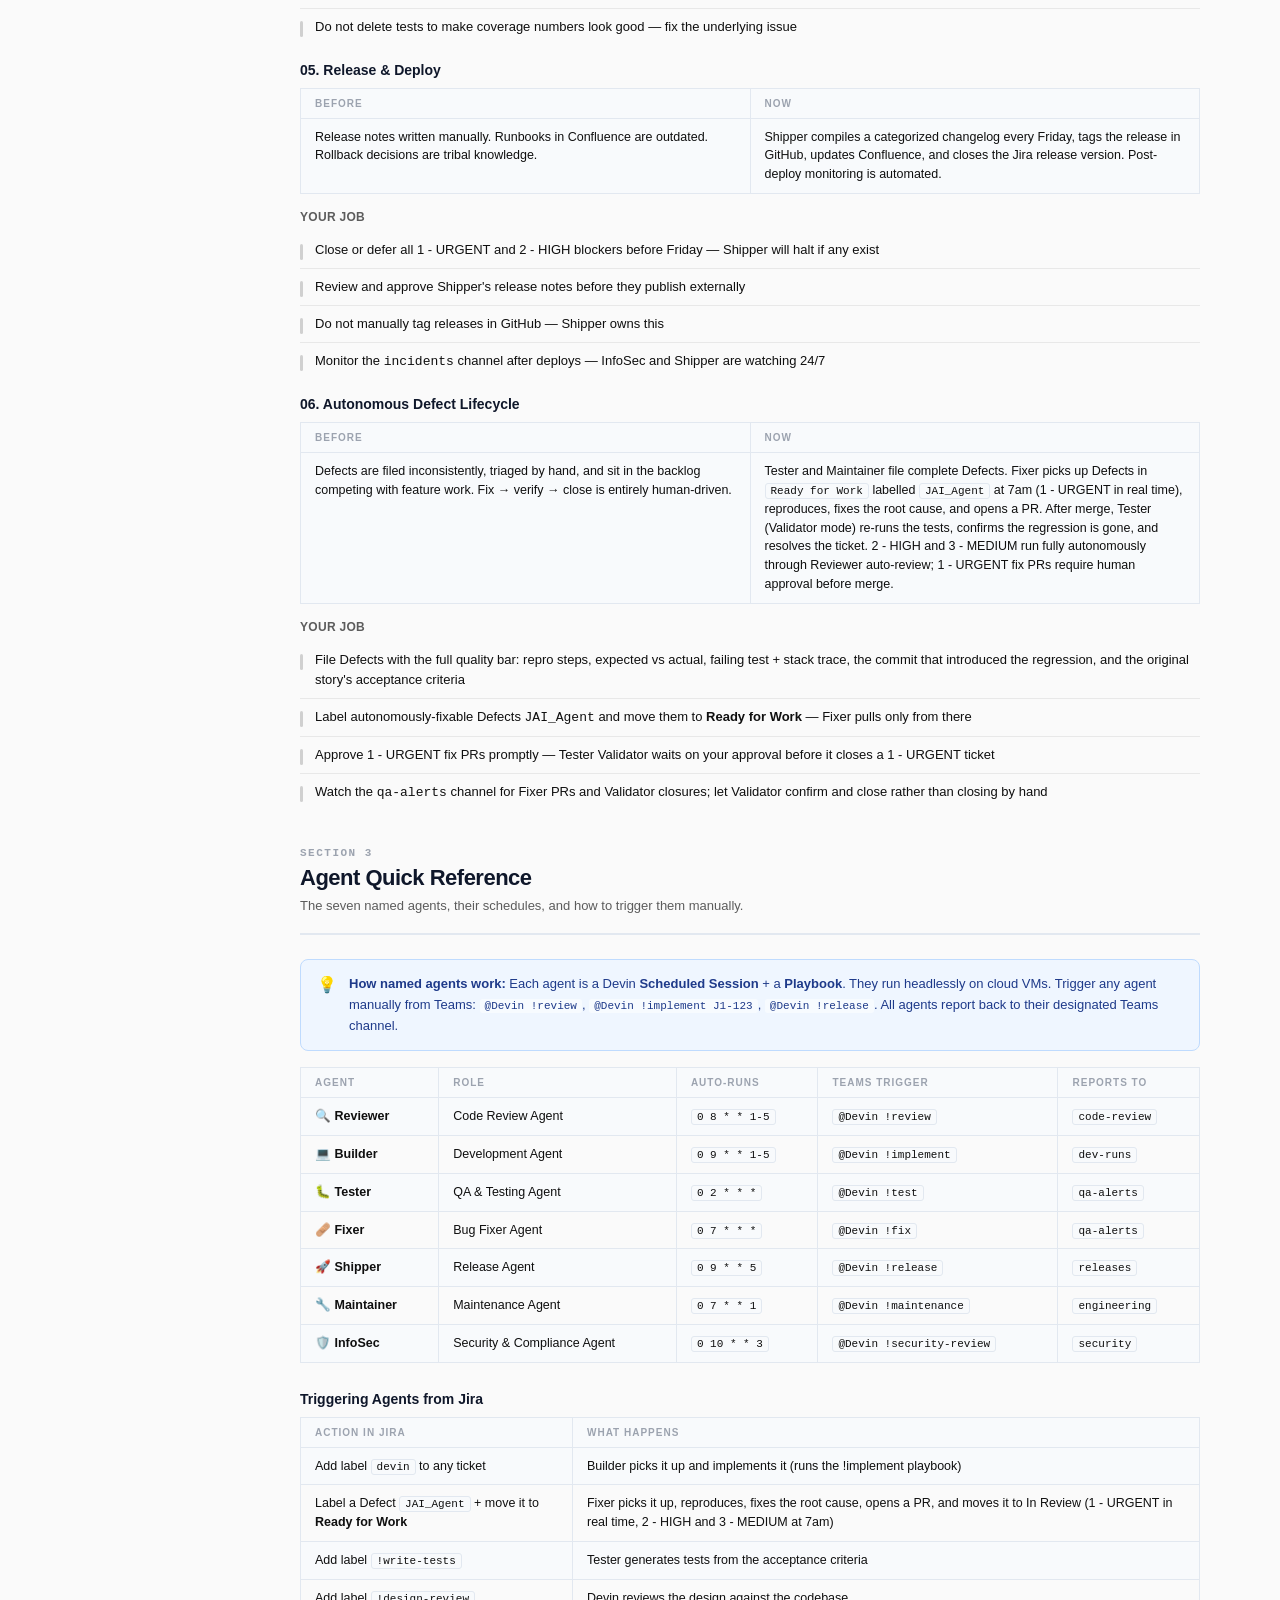
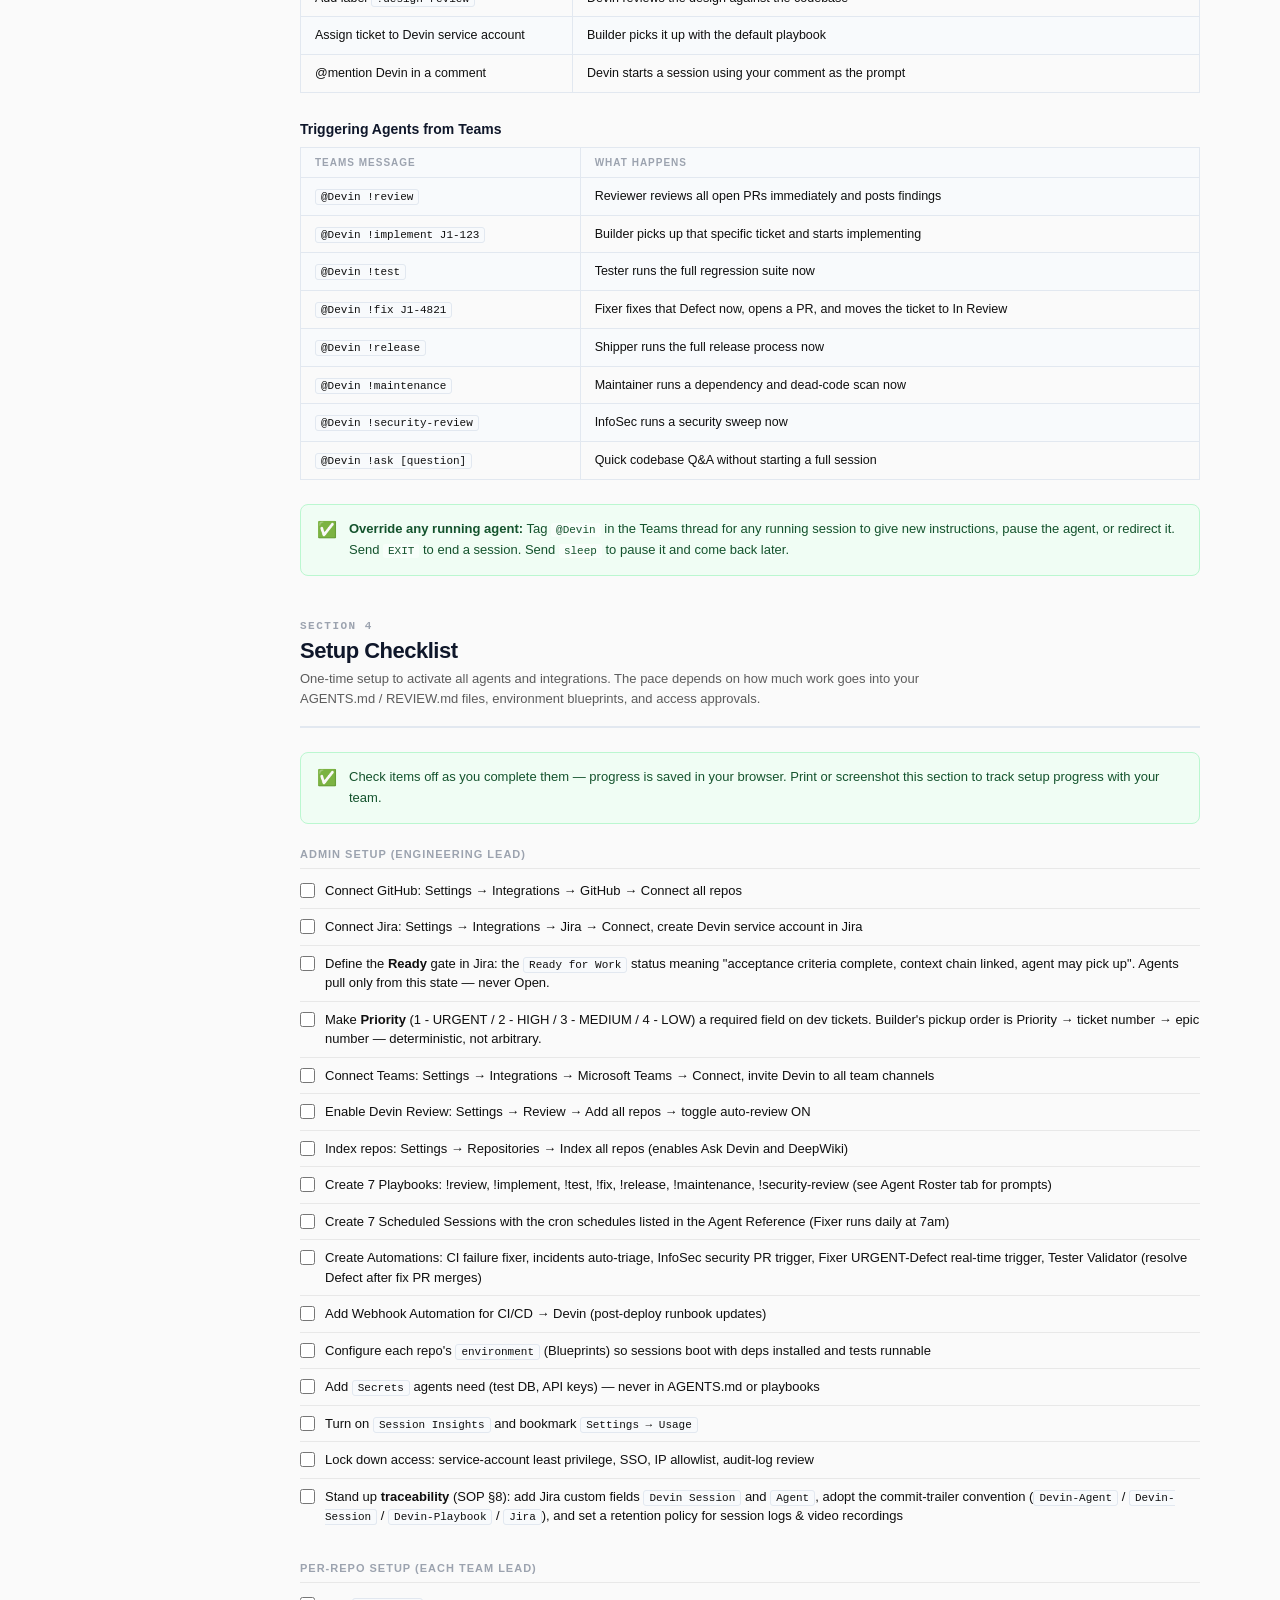
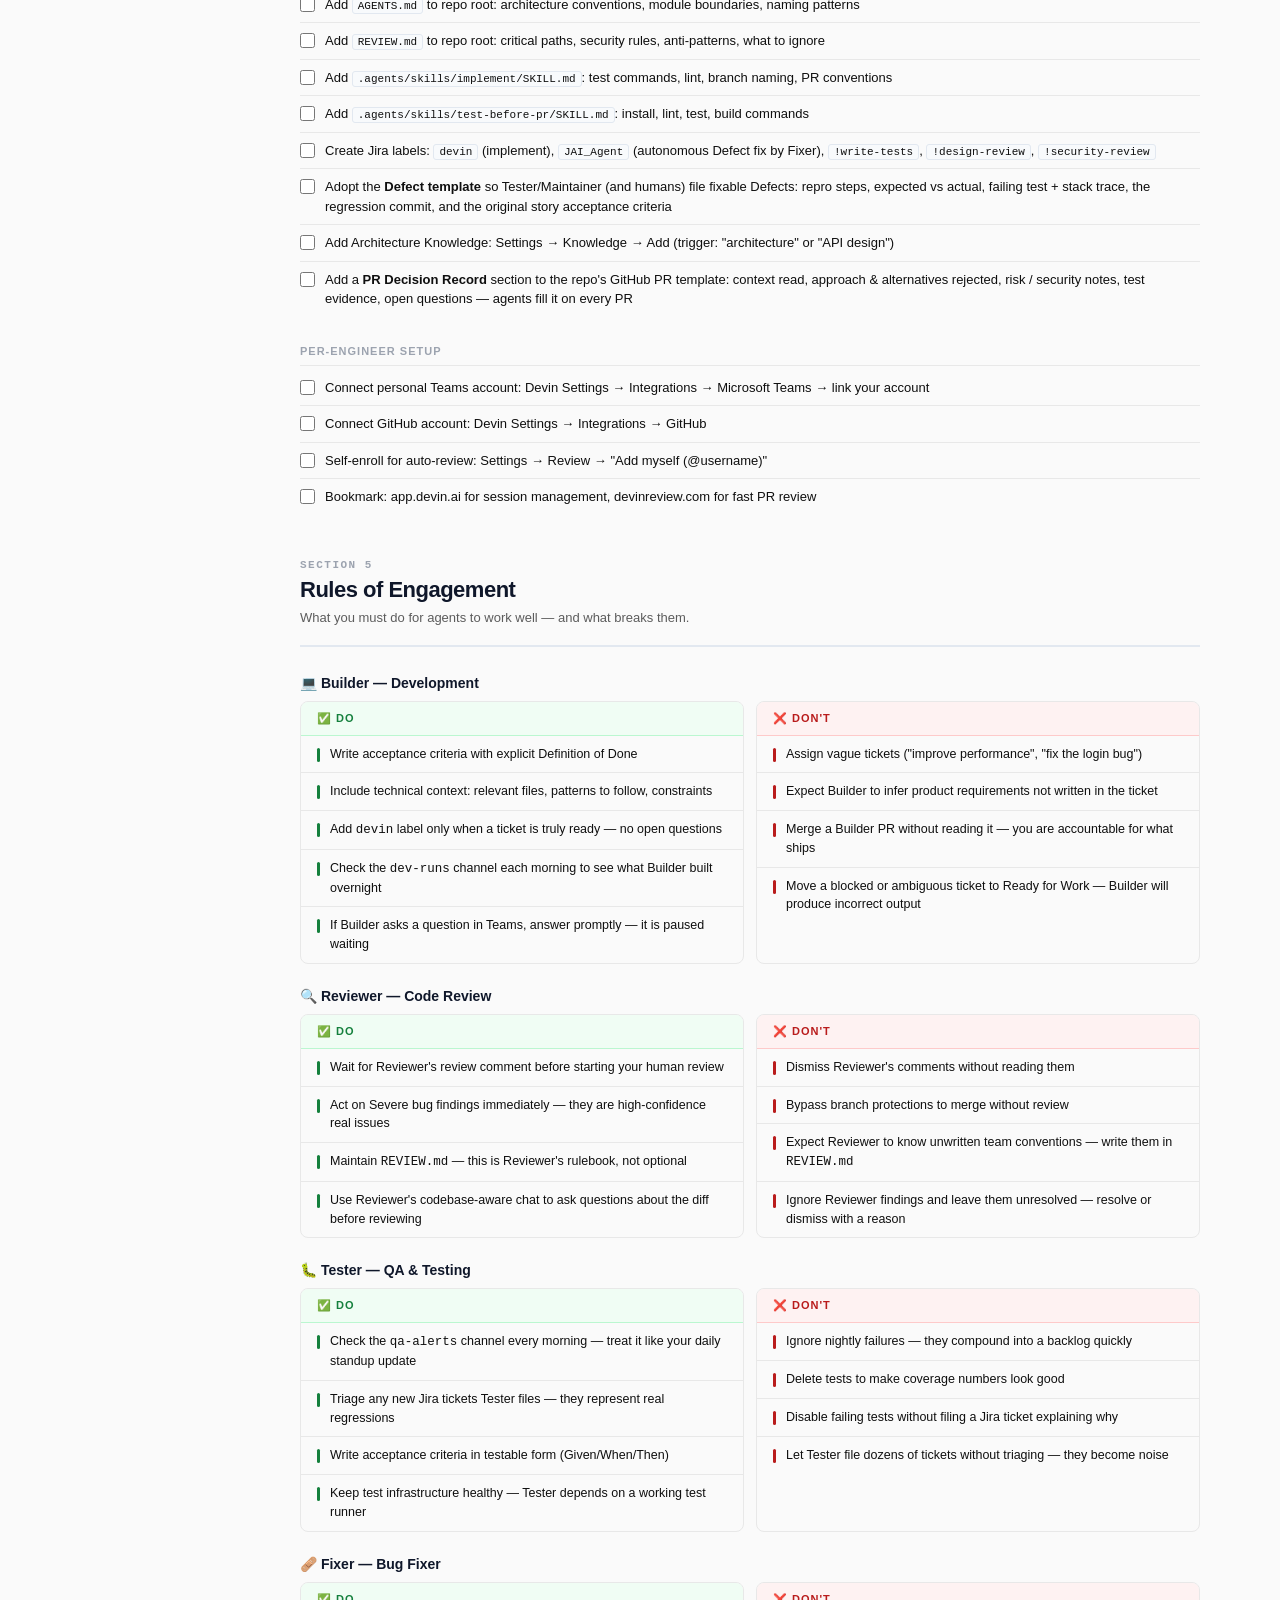
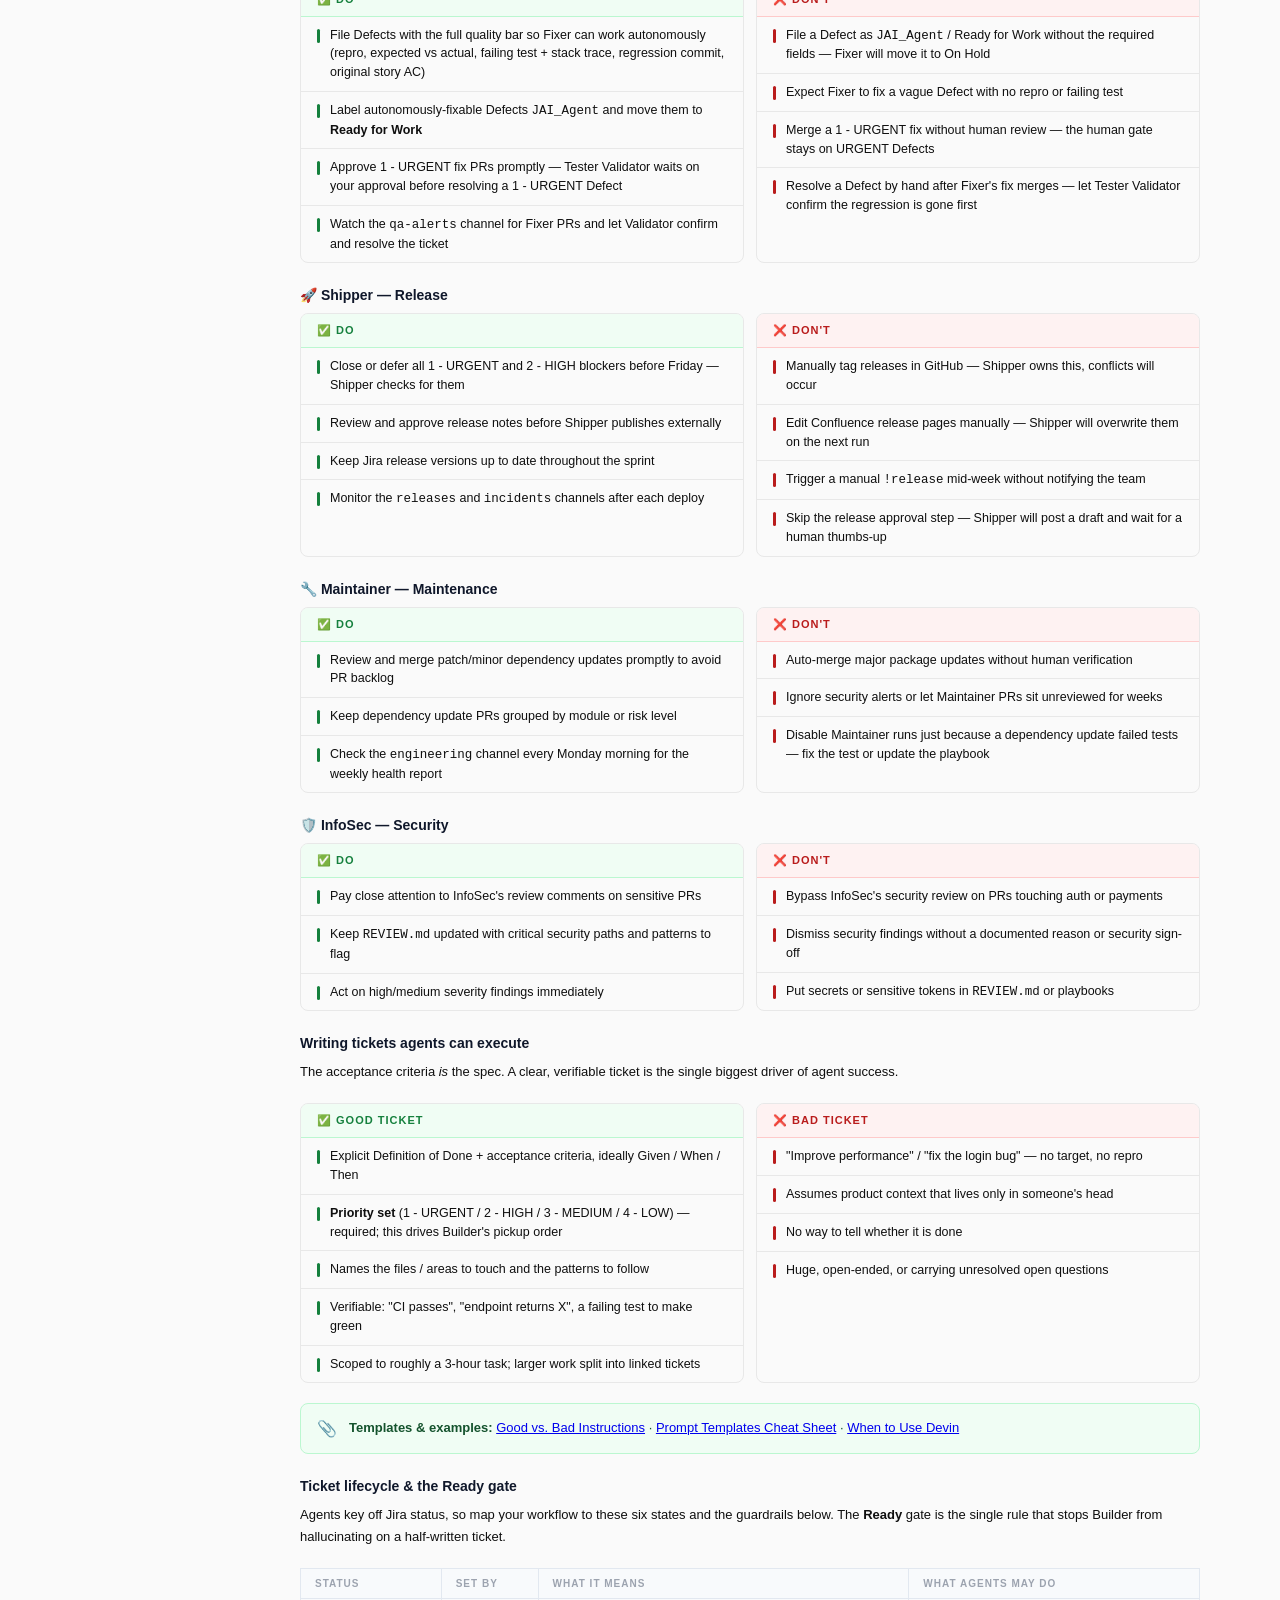
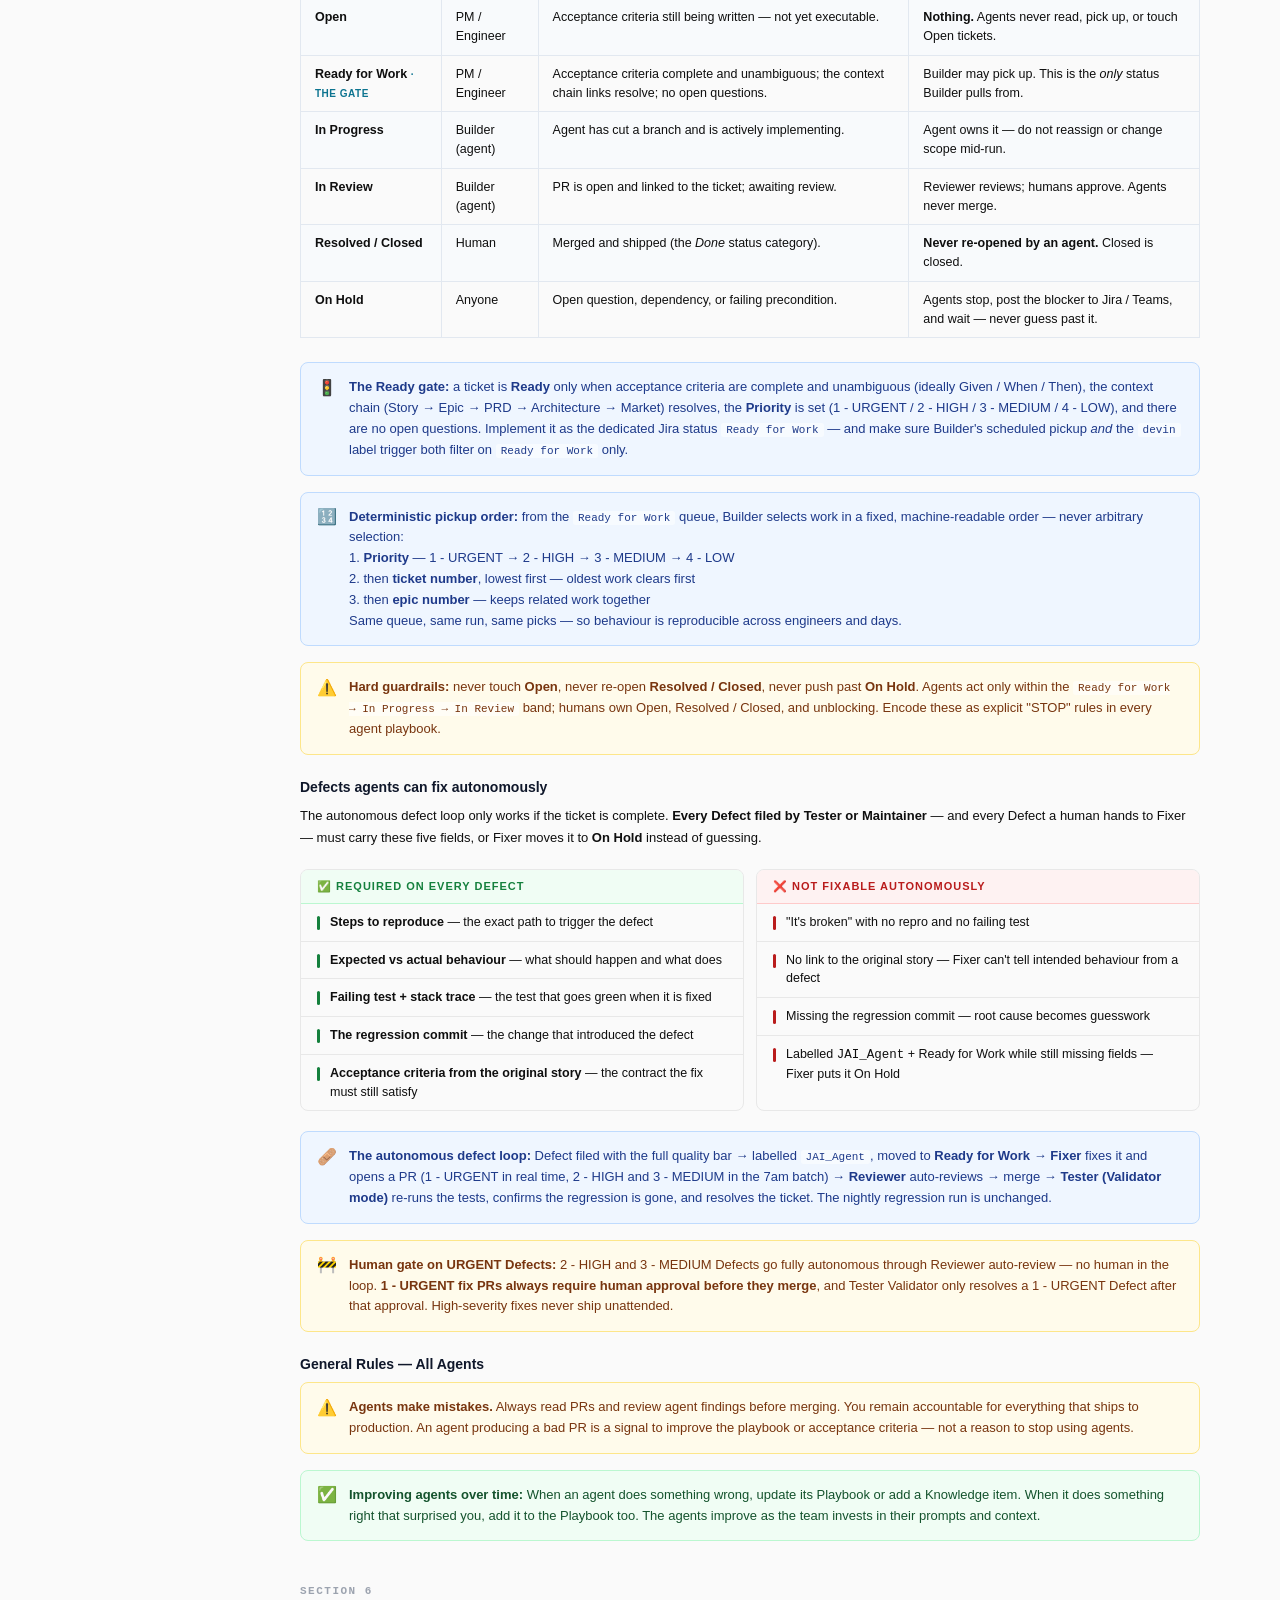
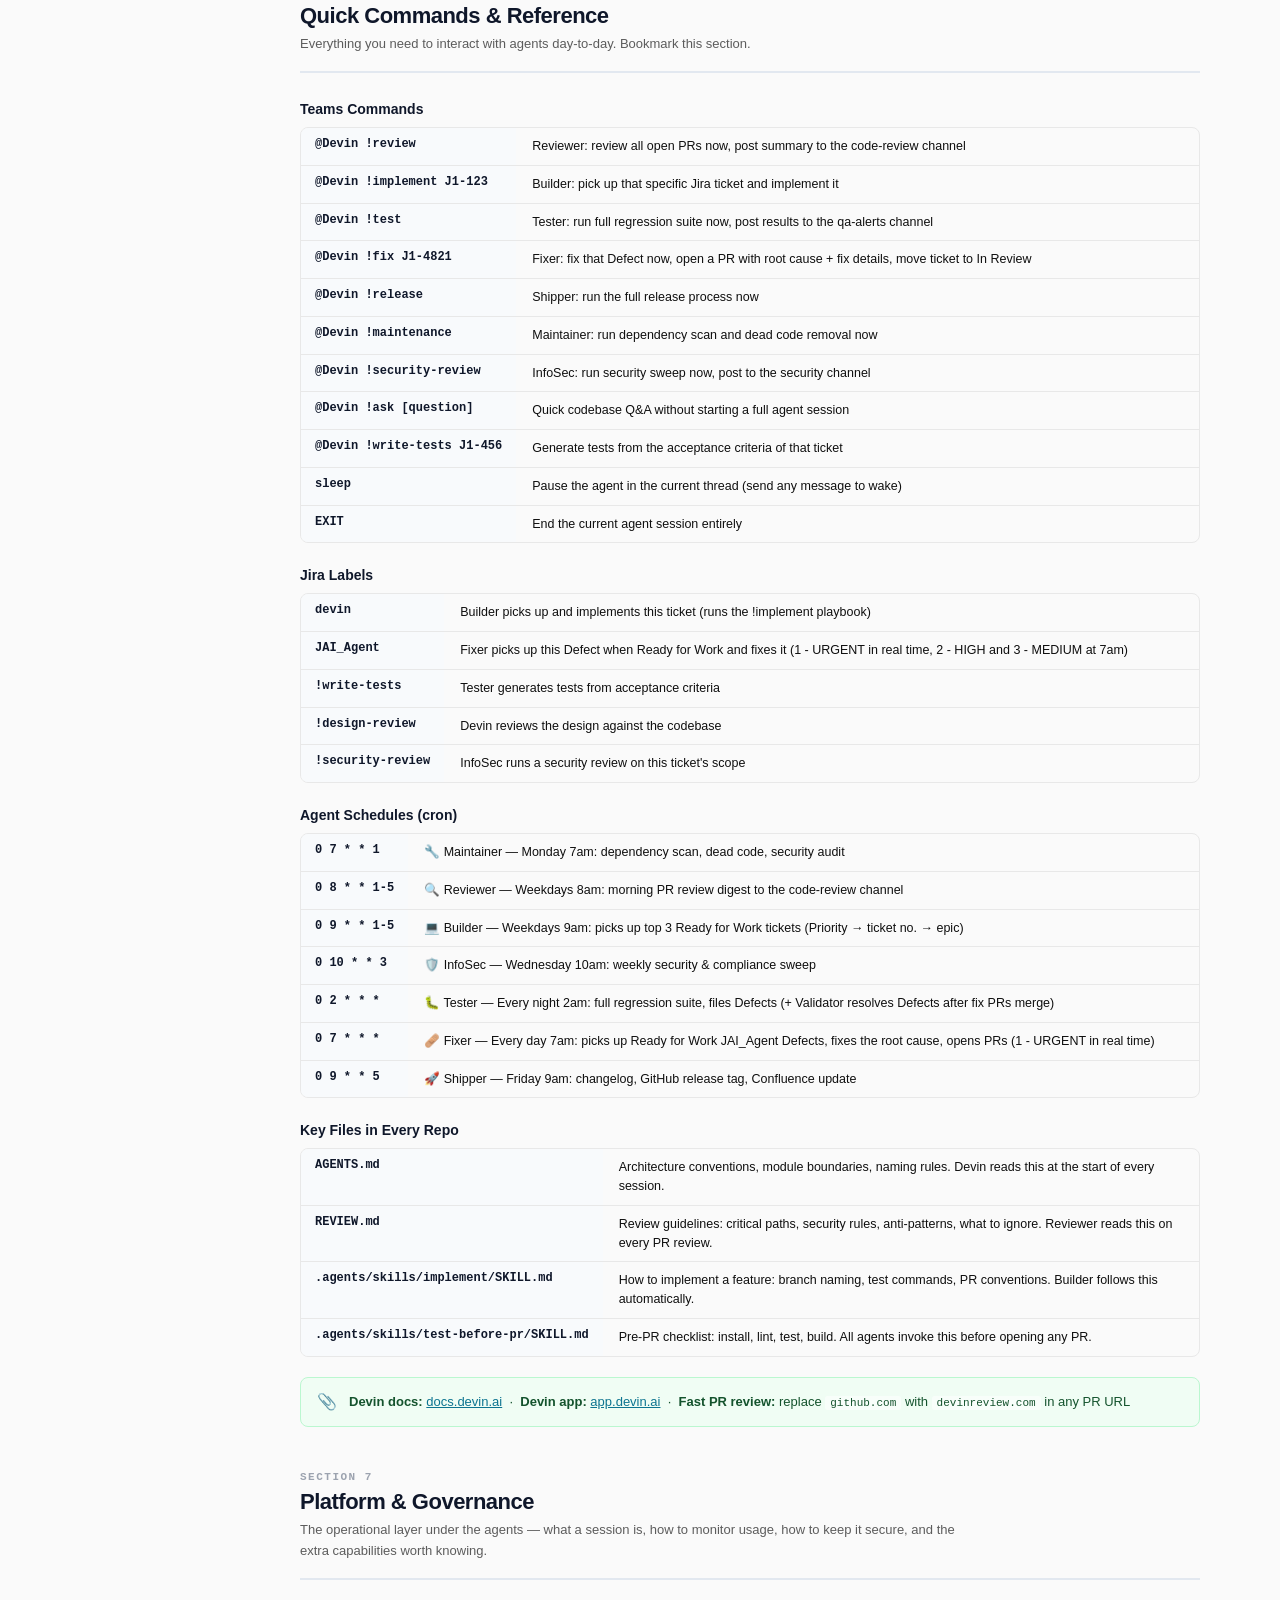
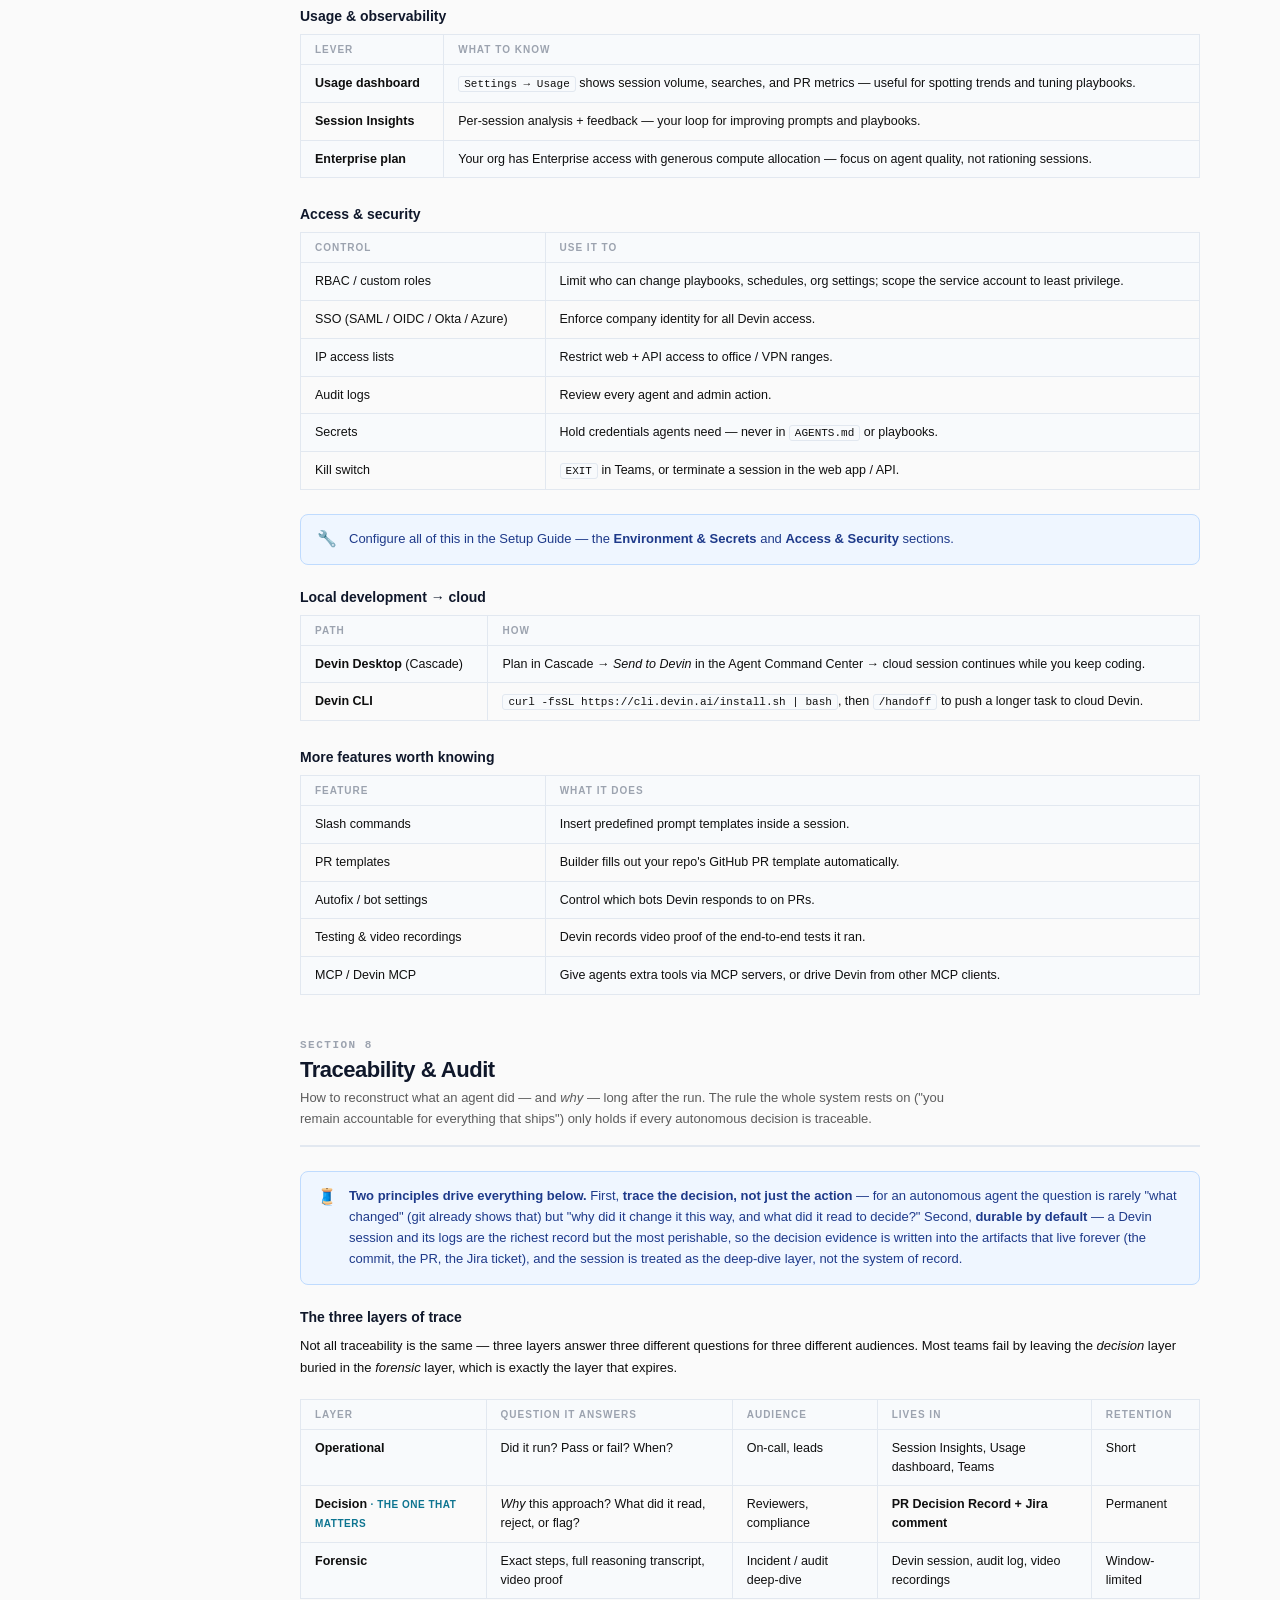
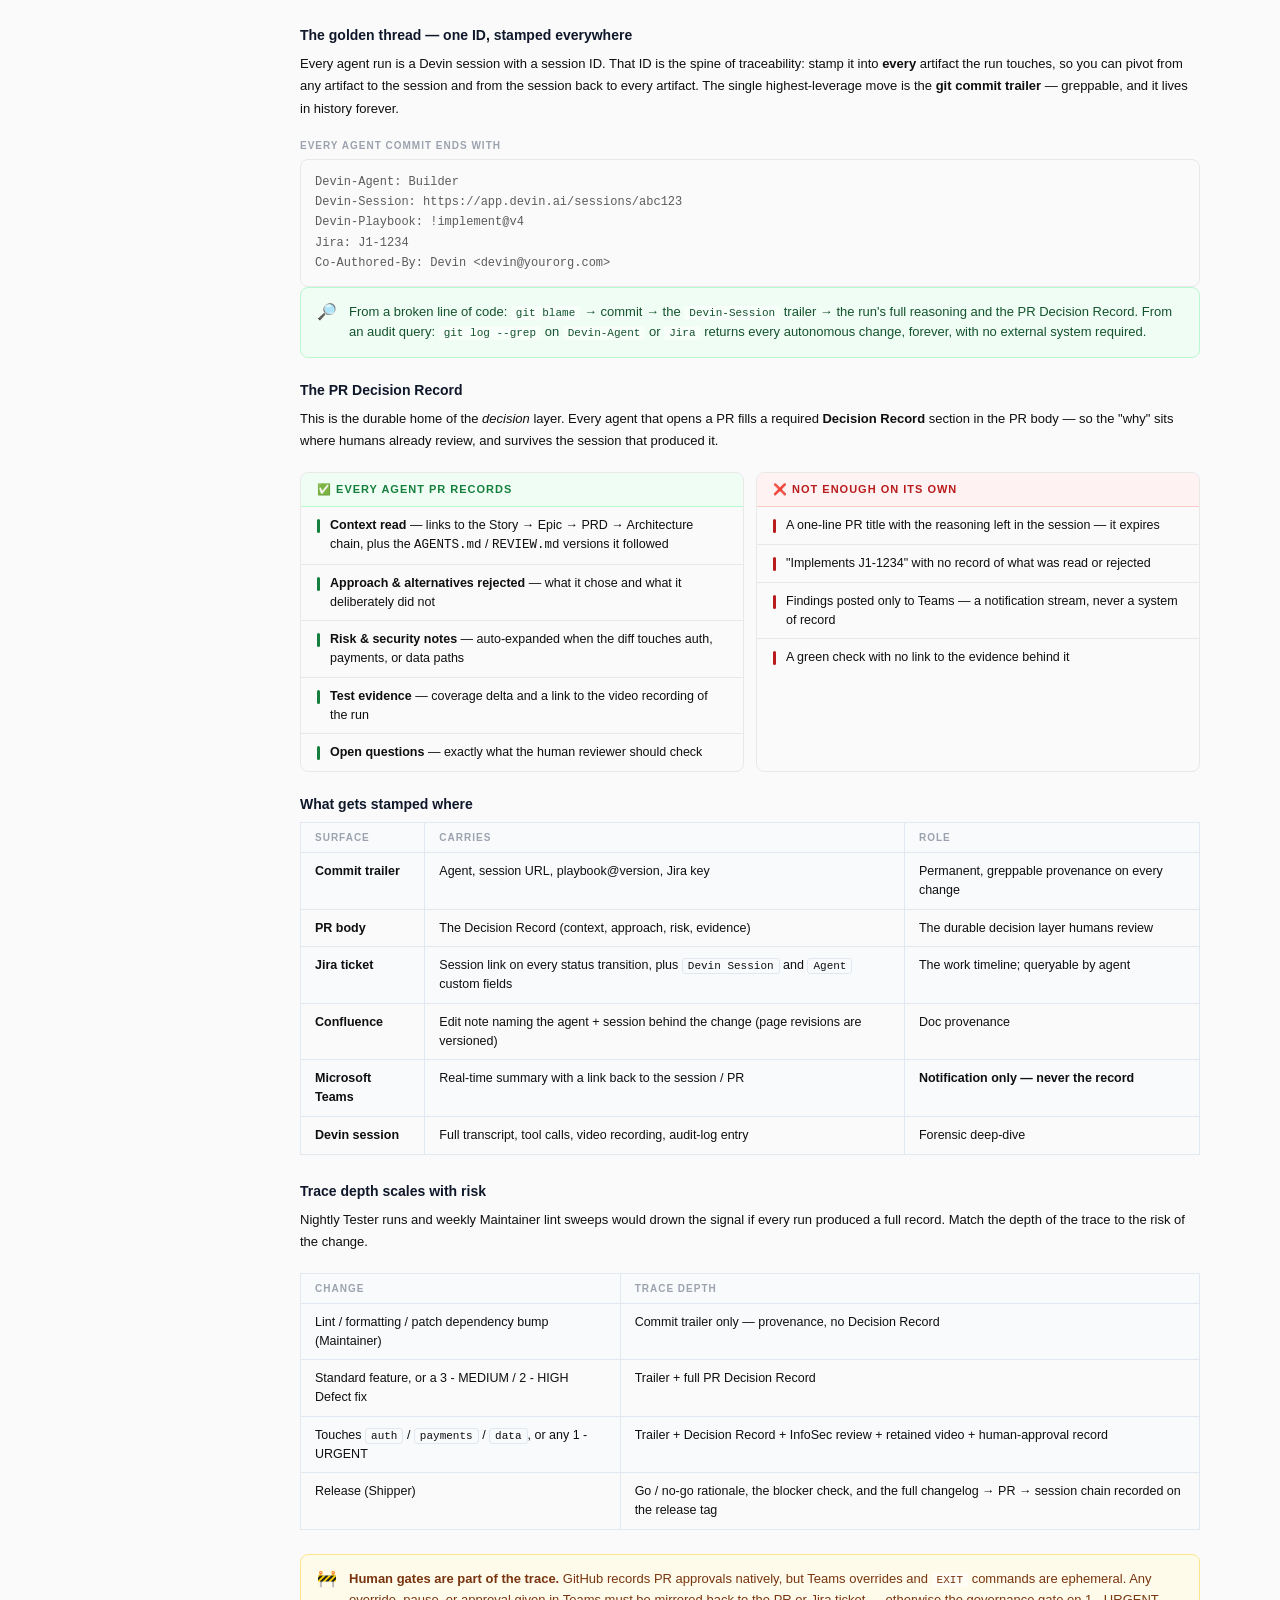
<file: sdlc/sop.html>
<!DOCTYPE html>
<html lang="en">
<head>
<meta charset="utf-8">
<title>Redirecting…</title>
<link rel="canonical" href="https://aayushus.github.io/sop.html">
<meta name="robots" content="noindex">
<meta http-equiv="refresh" content="0; url=../sop.html">
<script>location.replace("../sop.html" + location.hash);</script>
</head>
<body>This page has moved to <a href="../sop.html">https://aayushus.github.io/sop.html</a>.</body>
</html>
</file>
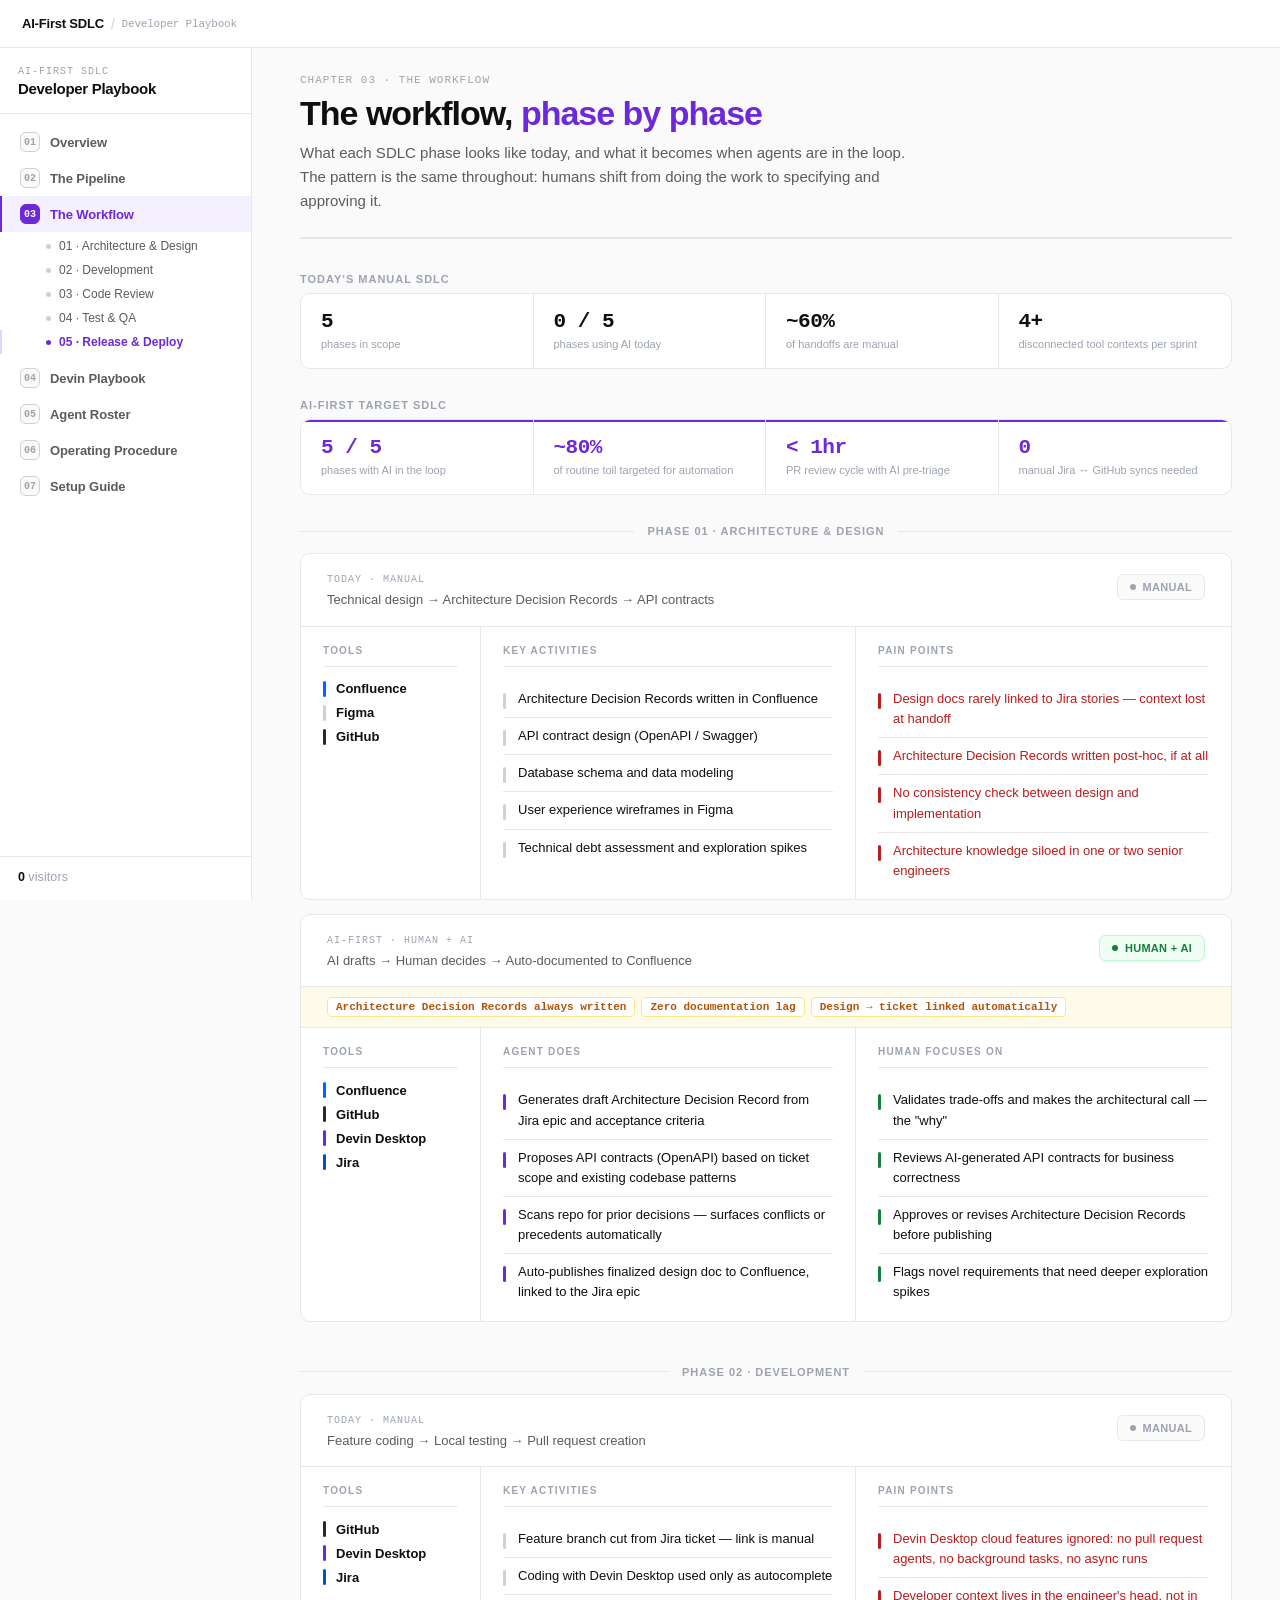
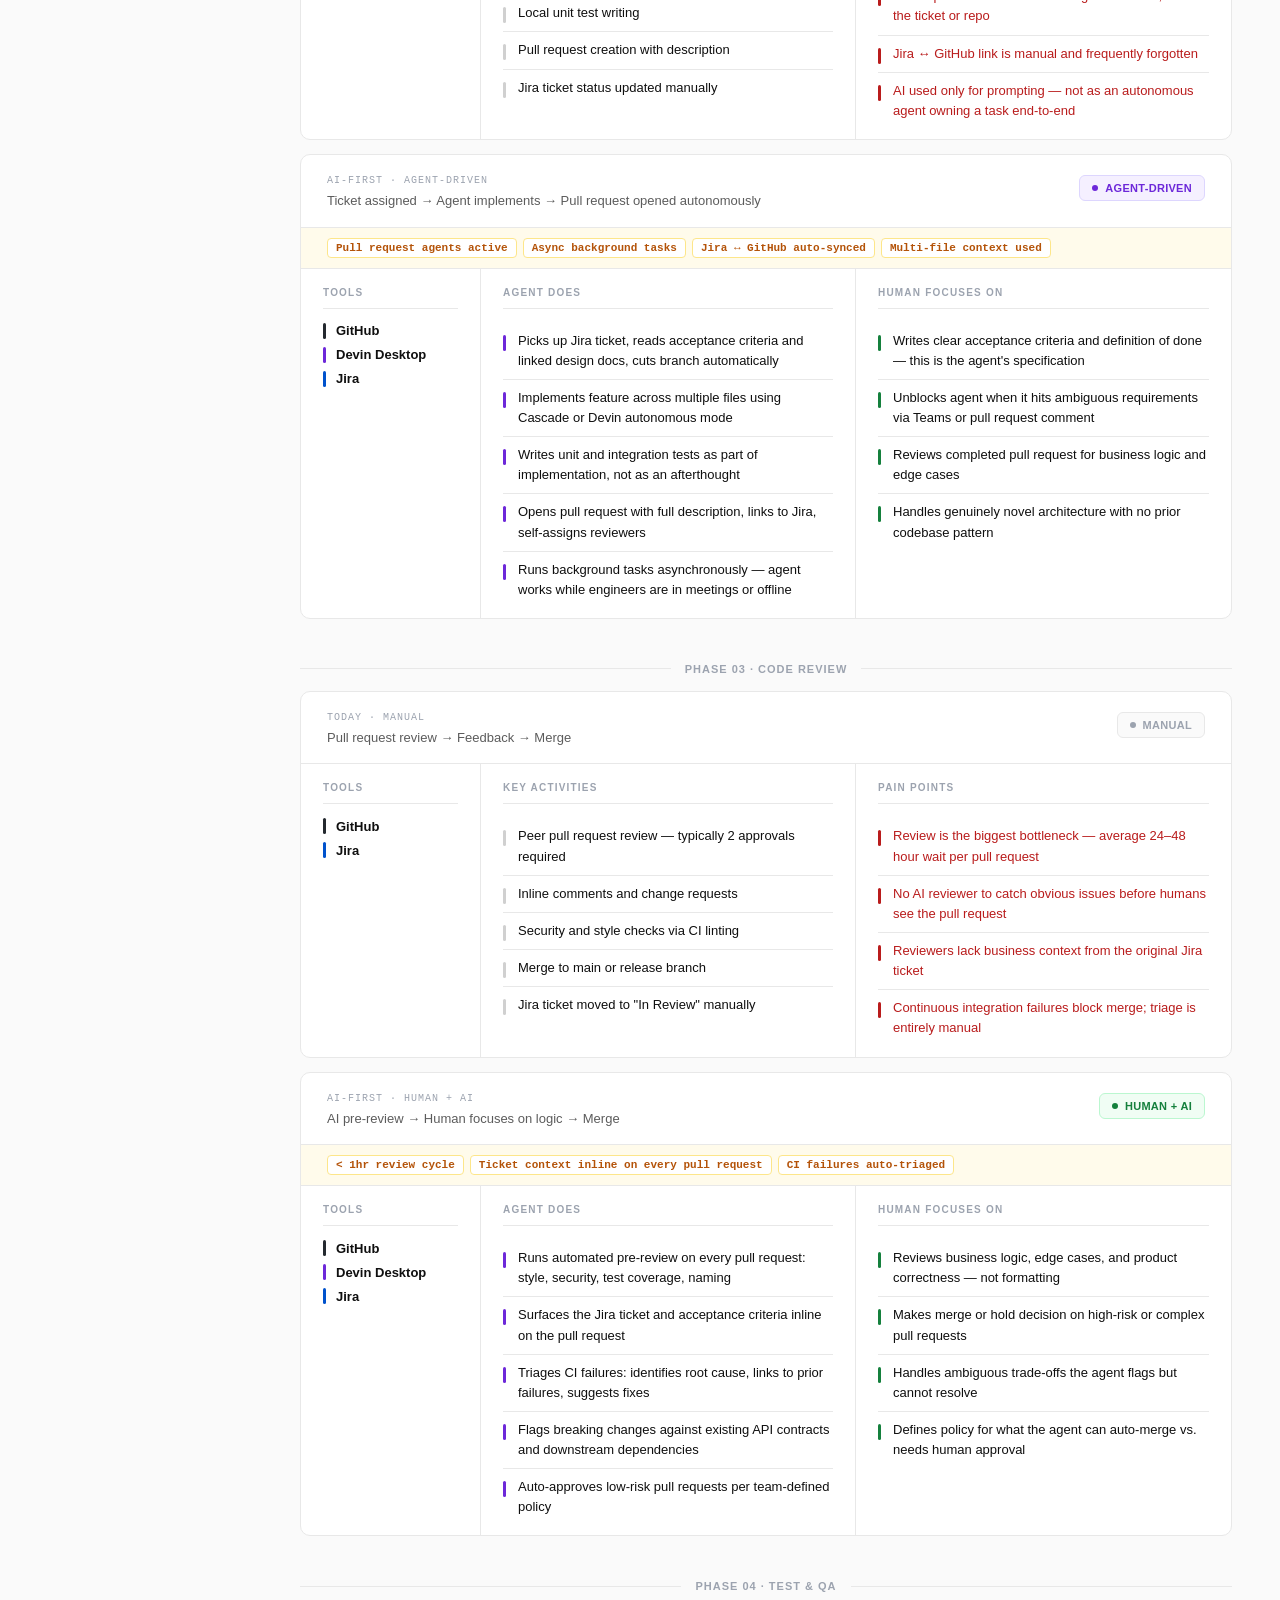
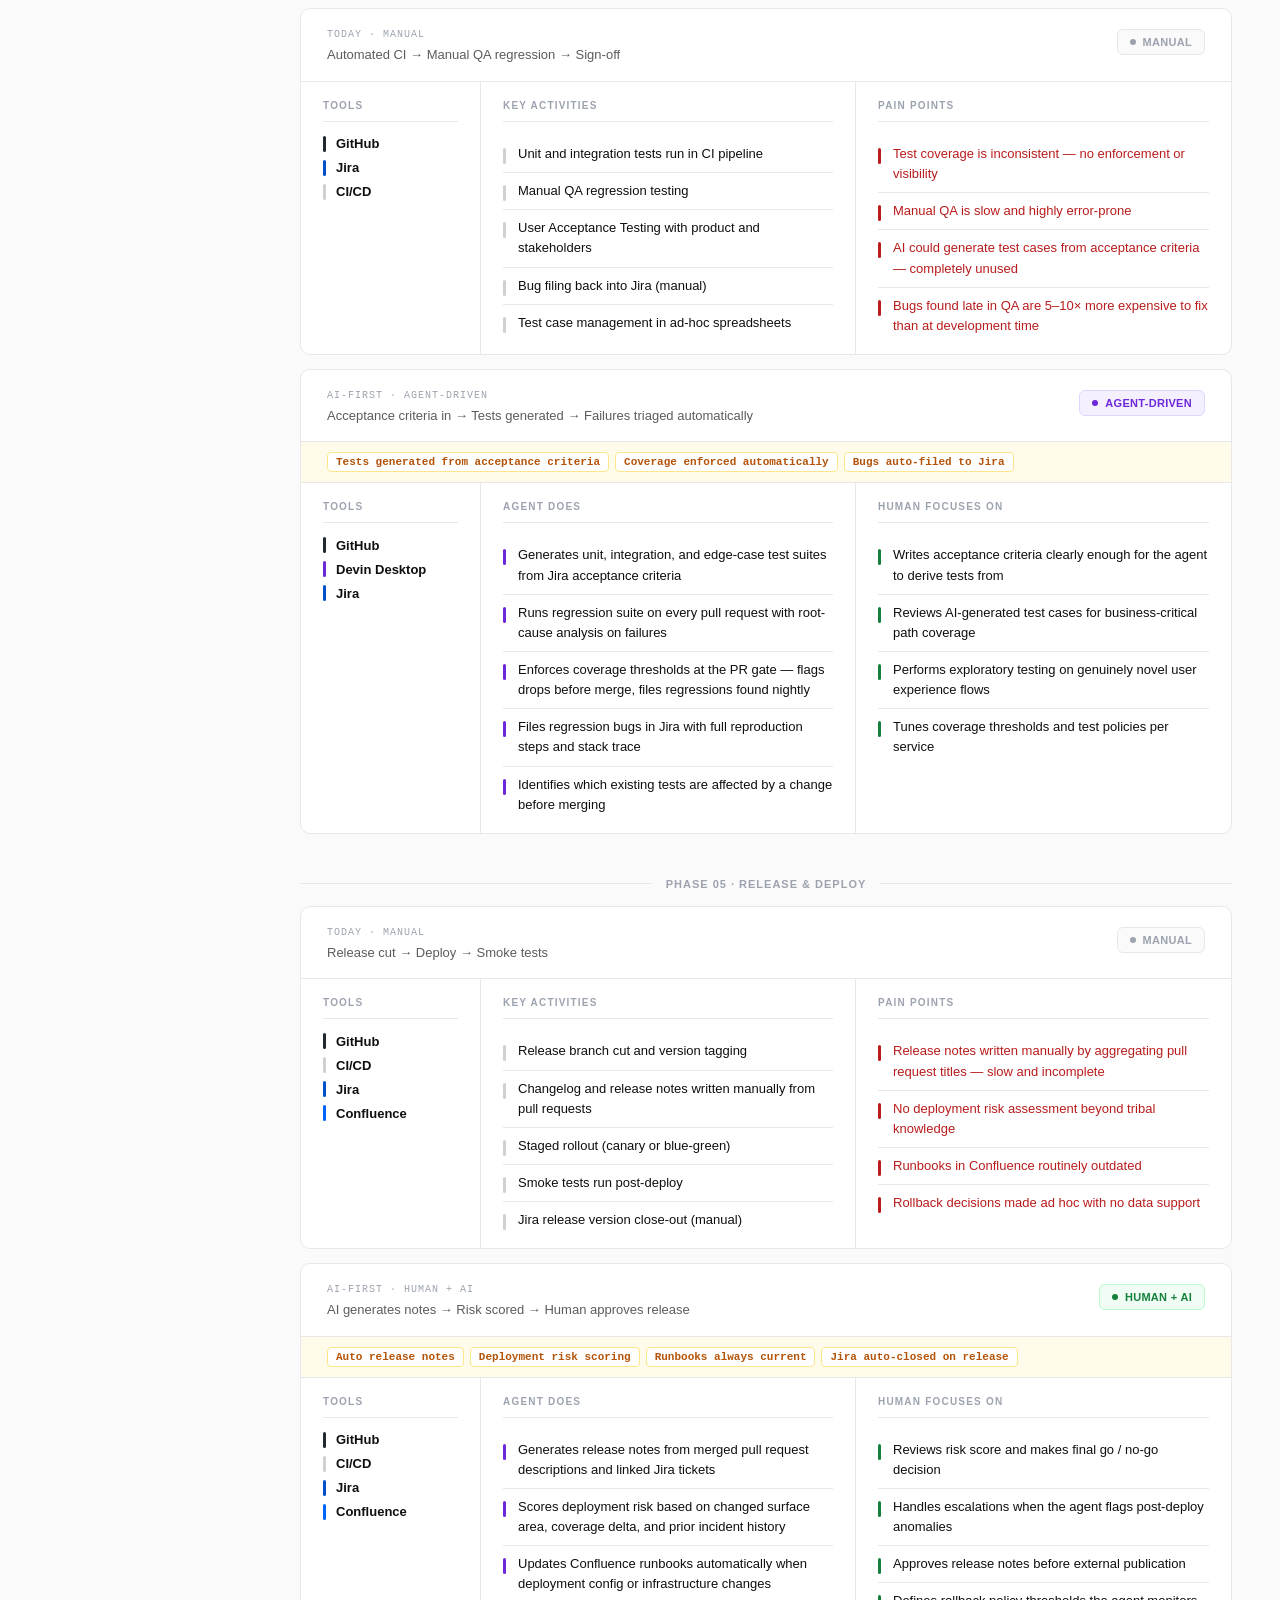
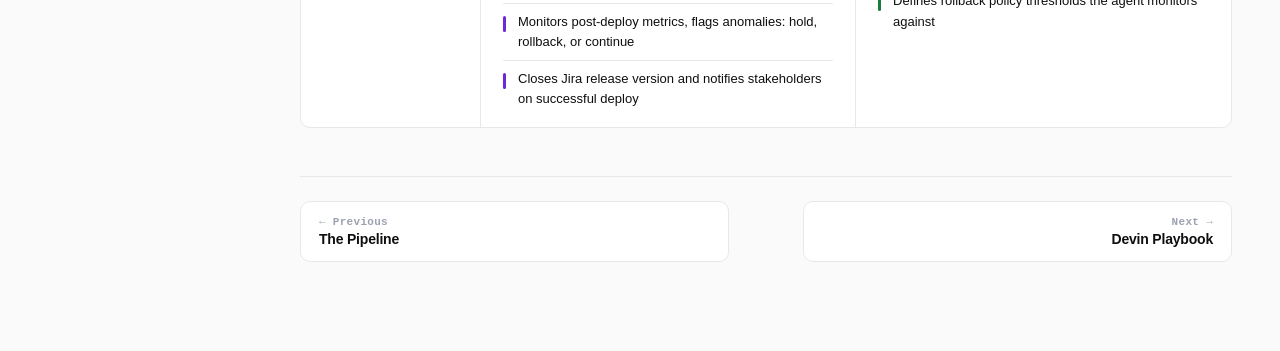
<file: sdlc/workflow.html>
<!DOCTYPE html>
<html lang="en">
<head>
<meta charset="utf-8">
<title>Redirecting…</title>
<link rel="canonical" href="https://aayushus.github.io/workflow.html">
<meta name="robots" content="noindex">
<meta http-equiv="refresh" content="0; url=../workflow.html">
<script>location.replace("../workflow.html" + location.hash);</script>
</head>
<body>This page has moved to <a href="../workflow.html">https://aayushus.github.io/workflow.html</a>.</body>
</html>
</file>
<file: assets/book.css>
/* ══════════════════════════════════════════════════════════
   AI-First SDLC — shared book stylesheet
   Layout: fixed top bar + left sidebar TOC + content + prev/next
══════════════════════════════════════════════════════════ */
*,*::before,*::after{box-sizing:border-box;margin:0;padding:0}

:root{
  --bg:#FAFAFA; --surface:#FFFFFF; --border:#E8E8E8; --border-mid:#D0D0D0;
  --text:#0F0F0F; --text-2:#5C5C5C; --text-3:#9CA3AF;
  --mono:'SF Mono','Fira Code',ui-monospace,monospace;
  --ink:#0F172A;
  --ai-accent:#6D28D9; --ai-accent-bg:#F5F0FF; --ai-accent-border:#DDD6FE;
  --purple:#6D28D9; --purple-bg:#F5F0FF; --purple-border:#DDD6FE;
  --green:#15803D; --green-bg:#F0FDF4; --green-border:#BBF7D0;
  --red:#B91C1C; --red-bg:#FEF2F2; --red-border:#FECACA;
  --amber:#B45309; --amber-bg:#FFFBEB; --amber-border:#FDE68A;
  --teal:#0D7490; --teal-bg:#F0FDFA; --teal-border:#99F6E4;
  --orange:#C2410C; --orange-bg:#FFF7ED; --orange-border:#FED7AA;
  --blue:#1D4ED8; --blue-bg:#EFF6FF; --blue-border:#BFDBFE;
  --sop:#0F172A; --sop-bg:#F8FAFC; --sop-border:#E2E8F0;
  --sidebar-w:252px;
}
body{font-family:-apple-system,BlinkMacSystemFont,'Inter','Segoe UI',sans-serif;background:var(--bg);color:var(--text);-webkit-font-smoothing:antialiased}

/* ── Top bar ── */
.topnav{position:fixed;top:0;left:0;right:0;height:48px;background:var(--surface);border-bottom:1px solid var(--border);z-index:200;display:flex;align-items:center}
.topnav-inner{width:100%;padding:0 22px;display:flex;align-items:center;justify-content:space-between}
.topnav-brand{font-size:13px;font-weight:800;color:var(--text);letter-spacing:-0.2px;display:flex;align-items:center;gap:7px;text-decoration:none}
.topnav-sep{color:var(--border-mid);font-weight:300;font-size:14px}
.topnav-tag{font-size:11px;font-weight:500;color:var(--text-3);font-family:var(--mono)}
.topnav-cta{font-size:12px;font-weight:700;color:#fff;background:var(--text);text-decoration:none;padding:7px 16px;border-radius:7px;letter-spacing:-0.1px;transition:background .15s}
.topnav-cta:hover{background:#2D2D2D}

/* ── Left sidebar TOC ── */
.booknav{position:fixed;top:48px;left:0;bottom:0;width:var(--sidebar-w);background:var(--surface);border-right:1px solid var(--border);overflow-y:auto;padding:18px 0 0;z-index:90;display:flex;flex-direction:column}
.bn-head{padding:0 18px 16px;border-bottom:1px solid var(--border);margin-bottom:10px}
.bn-eyebrow{font-size:10px;font-family:var(--mono);color:var(--text-3);letter-spacing:1px;text-transform:uppercase}
.bn-title{font-size:15px;font-weight:800;color:var(--text);margin-top:3px;letter-spacing:-0.3px}
.bn-chapter{display:flex;align-items:center;gap:10px;padding:8px 18px;text-decoration:none;border-left:2px solid transparent;transition:background .1s}
.bn-chapter:hover{background:var(--bg)}
.bn-chapter.active{background:var(--ai-accent-bg);border-left-color:var(--ai-accent)}
.bn-num{width:20px;height:20px;border-radius:6px;background:var(--bg);border:1px solid var(--border-mid);display:flex;align-items:center;justify-content:center;font-size:10px;font-weight:800;font-family:var(--mono);color:var(--text-3);flex-shrink:0}
.bn-chapter.active .bn-num{background:var(--ai-accent);border-color:var(--ai-accent);color:#fff}
.bn-name{font-size:13px;font-weight:600;color:var(--text-2);letter-spacing:-0.1px}
.bn-chapter.active .bn-name{color:var(--ai-accent);font-weight:700}
.bn-sub{padding:2px 0 6px}
.bn-subitem{display:flex;align-items:center;gap:8px;padding:5px 18px 5px 44px;text-decoration:none;font-size:12px;color:var(--text-2);border-left:2px solid transparent;transition:background .1s}
.bn-subitem:hover{background:var(--bg);color:var(--text)}
.bn-subitem.active{color:var(--ai-accent);font-weight:700;border-left-color:var(--ai-accent-border)}
.bn-sub-dot{width:5px;height:5px;border-radius:50%;background:var(--border-mid);flex-shrink:0}
.bn-subitem.active .bn-sub-dot{background:var(--ai-accent)}
.bn-visitors{margin-top:auto;padding:13px 18px 16px;border-top:1px solid var(--border);font-size:12.5px;color:var(--text-3);letter-spacing:.1px}
.bnv-count{font-weight:800;color:var(--text);font-variant-numeric:tabular-nums;letter-spacing:-0.2px}

/* ── Main content ── */
.book-main{margin-left:var(--sidebar-w);padding:74px 48px 80px;max-width:calc(var(--sidebar-w) + 940px)}

.chapter-header{margin-bottom:34px;padding-bottom:24px;border-bottom:2px solid var(--border)}
.chapter-eyebrow{font-size:11px;font-family:var(--mono);color:var(--text-3);letter-spacing:1px;text-transform:uppercase;margin-bottom:10px}
.chapter-title{font-size:34px;font-weight:900;letter-spacing:-1px;line-height:1.02;color:var(--text)}
.chapter-title em{font-style:normal;color:var(--ai-accent)}
.chapter-sub{font-size:15px;color:var(--text-2);margin-top:10px;line-height:1.6;max-width:620px}

.book-section{scroll-margin-top:64px;margin-bottom:44px}
.bs-label{display:flex;align-items:center;gap:14px;margin-bottom:16px}
.bs-label-line{flex:1;height:1px;background:var(--border)}
.bs-label-text{font-size:11px;font-weight:800;letter-spacing:1px;text-transform:uppercase;color:var(--text-3);white-space:nowrap}

/* ── Prev/Next footer ── */
.prevnext{display:flex;gap:14px;margin-top:48px;padding-top:24px;border-top:1px solid var(--border)}
.pn-link{flex:1;display:flex;flex-direction:column;gap:3px;padding:14px 18px;border:1px solid var(--border);border-radius:10px;background:var(--surface);text-decoration:none;transition:all .12s;max-width:46%}
.pn-link:hover{border-color:var(--border-mid);background:var(--bg)}
.pn-link.next{margin-left:auto;text-align:right;align-items:flex-end}
.pn-dir{font-size:11px;font-weight:700;font-family:var(--mono);color:var(--text-3);letter-spacing:.3px}
.pn-name{font-size:14px;font-weight:800;color:var(--text);letter-spacing:-0.2px}
.pn-link.disabled{opacity:.35;pointer-events:none}

/* ══ Overview: hero ══ */
.lp-hero{padding:8px 0 30px;border-bottom:1px solid var(--border);margin-bottom:34px;display:flex;align-items:flex-end;justify-content:space-between;gap:32px;flex-wrap:wrap}
.lp-eyebrow{font-size:11px;font-family:var(--mono);color:var(--text-3);letter-spacing:1px;text-transform:uppercase;margin-bottom:12px}
.lp-h1{font-size:42px;font-weight:900;letter-spacing:-1.5px;line-height:1.05;color:var(--text)}
.lp-h1 em{font-style:normal;color:var(--ai-accent)}
.lp-sub{font-size:15px;color:var(--text-2);margin-top:12px;line-height:1.65;max-width:540px}
.lp-flow-line{font-size:13px;font-family:var(--mono);color:var(--text-3);margin-top:16px;line-height:1.6;max-width:580px}
.lp-flow-line span{color:var(--ai-accent);font-weight:700}
.lp-trust{display:flex;flex-wrap:wrap;gap:8px 20px;margin-top:16px}
.lp-trust-item{display:flex;align-items:center;gap:6px;font-size:12px;font-weight:600;color:var(--text-2)}
.lp-trust-dot{width:6px;height:6px;border-radius:50%;background:var(--green);flex-shrink:0}
.lp-hero-actions{display:flex;flex-direction:column;align-items:flex-end;gap:8px;flex-shrink:0}
.lp-cta-primary{display:inline-flex;align-items:center;gap:8px;font-size:14px;font-weight:800;color:#fff;background:var(--text);text-decoration:none;padding:12px 24px;border-radius:8px;letter-spacing:-0.2px;transition:background .15s;white-space:nowrap}
.lp-cta-primary:hover{background:#2D2D2D}
.lp-cta-note{font-size:11px;color:var(--text-3);font-family:var(--mono)}

/* ══ Pipeline ══ */
.lp-pipeline{margin-bottom:36px}
.lp-pipeline-head{margin-bottom:14px}
.lp-pipeline-label{font-size:11px;font-weight:800;letter-spacing:1px;text-transform:uppercase;color:var(--text-3)}
.pipeline-flow{display:flex;align-items:stretch;border:1px solid var(--border);border-radius:10px;background:var(--surface);overflow:hidden}
.pf-node{flex:1 1 0;display:flex;flex-direction:column;align-items:center;justify-content:center;gap:5px;padding:18px 10px;min-width:0;text-align:center;position:relative}
.pf-node:not(:last-child)::after{content:'→';position:absolute;right:-9px;top:50%;transform:translateY(-50%);font-size:15px;color:var(--border-mid);z-index:1;background:var(--surface);padding:0 1px}
.pf-node.start{background:var(--bg);border-right:1px solid var(--border)}
.pf-node.agent{border-right:1px solid var(--border)}
.pf-node.agent:last-child{border-right:none}
.pf-node.human{background:var(--green-bg);border-right:1px solid var(--border)}
.pf-emoji{font-size:20px;line-height:1}
.pf-name{font-size:12px;font-weight:800;color:var(--text);letter-spacing:-0.2px}
.pf-node.highlight .pf-name{color:var(--ai-accent)}
.pf-node.human .pf-name{color:var(--green)}
.pf-node.highlight{background:var(--ai-accent-bg)}
.pf-role{font-size:10px;color:var(--text-3);font-weight:600;letter-spacing:.3px;text-transform:uppercase}
@media(max-width:680px){.pipeline-flow{overflow-x:auto}.pf-node{flex:0 0 auto;min-width:104px}}

/* cross-cutting cards */
.lp-cross-grid{display:grid;grid-template-columns:1fr 1fr;gap:10px;margin-top:12px}
@media(max-width:640px){.lp-cross-grid{grid-template-columns:1fr}}
.lp-cross-card{display:flex;gap:12px;align-items:center;padding:12px 14px;background:var(--surface);border:1px solid var(--border);border-radius:9px}
.lp-cross-emoji{font-size:20px;line-height:1.1;flex-shrink:0}
.lp-cross-tag{font-size:9px;font-weight:800;letter-spacing:.8px;text-transform:uppercase;color:var(--text-3);margin-bottom:3px}
.lp-cross-name{font-size:13px;font-weight:800;color:var(--text);letter-spacing:-0.2px}
.lp-cross-name span{color:var(--text-3);font-weight:600}
.lp-cross-desc{font-size:12px;color:var(--text-2);line-height:1.5;margin-top:2px}

/* ══ Outcomes ══ */
.lp-section-head{margin-bottom:14px}
.lp-section-label{font-size:11px;font-weight:800;letter-spacing:1px;text-transform:uppercase;color:var(--text-3)}
.lp-outcomes{display:grid;grid-template-columns:repeat(3,1fr);gap:12px;margin-bottom:36px}
@media(max-width:720px){.lp-outcomes{grid-template-columns:1fr 1fr}}
.outcome-card{background:var(--surface);border:1px solid var(--border);border-radius:8px;padding:16px 18px}
.outcome-delta{font-size:11px;font-weight:700;font-family:var(--mono);color:var(--text-3);text-decoration:line-through;margin-bottom:4px}
.outcome-val{font-size:22px;font-weight:900;font-family:var(--mono);color:var(--ai-accent);letter-spacing:-0.5px;line-height:1}
.outcome-lbl{font-size:12px;color:var(--text-2);margin-top:4px;line-height:1.4}

/* ══ Agent map ══ */
.lp-agent-grid{display:grid;grid-template-columns:repeat(3,1fr);gap:1px;background:var(--border);border:1px solid var(--border);border-radius:10px;overflow:hidden;margin-bottom:36px}
@media(max-width:720px){.lp-agent-grid{grid-template-columns:1fr 1fr}}
.lp-agent-card{background:var(--surface);padding:16px 18px;display:flex;flex-direction:column;gap:4px;text-decoration:none}
.lp-agent-card:hover{background:var(--ai-accent-bg)}
.lac-top{display:flex;align-items:center;gap:8px}
.lac-emoji{font-size:18px}
.lac-name{font-size:14px;font-weight:800;color:var(--text);letter-spacing:-0.2px}
.lac-role{font-size:12px;font-weight:700;color:var(--ai-accent)}
.lac-desc{font-size:12px;color:var(--text-2);line-height:1.5}
.lac-trigger{font-size:10px;font-family:var(--mono);color:var(--text-3);margin-top:3px}

/* ══ Governance ══ */
.lp-governance{background:var(--bg);border:1px solid var(--border);border-radius:10px;padding:20px 24px;margin-bottom:8px;display:grid;grid-template-columns:auto 1fr;gap:20px;align-items:start}
.lp-gov-icon{font-size:28px;margin-top:2px}
.lp-gov-title{font-size:14px;font-weight:800;color:var(--text);margin-bottom:10px;letter-spacing:-0.2px}
.lp-gov-items{display:grid;grid-template-columns:1fr 1fr;gap:6px 24px}
@media(max-width:640px){.lp-gov-items{grid-template-columns:1fr}}
.lp-gov-item{display:flex;align-items:flex-start;gap:8px;font-size:13px;color:var(--text-2);line-height:1.5}
.gov-pip{width:3px;min-height:14px;background:var(--green);border-radius:2px;flex-shrink:0;margin-top:4px}

/* ══ Stats strip ══ */
.stats-strip{display:grid;grid-template-columns:repeat(4,1fr);background:var(--surface);border:1px solid var(--border);border-radius:10px;overflow:hidden;margin-bottom:30px}
@media(max-width:720px){.stats-strip{grid-template-columns:1fr 1fr}}
.stat-cell{padding:16px 20px;border-right:1px solid var(--border);position:relative}
.stat-cell:last-child{border-right:none}
.stat-cell::before{content:'';position:absolute;top:0;left:0;right:0;height:2px;background:transparent}
.stat-cell.hi::before{background:var(--hi-color)}
.stat-num{font-size:21px;font-weight:900;font-family:var(--mono);letter-spacing:-0.5px;color:var(--s-color,var(--text))}
.stat-lbl{font-size:11px;color:var(--text-3);margin-top:4px;line-height:1.4}

/* ══ Detail panels (workflow / devin) ══ */
.detail-panel{background:var(--surface);border:1px solid var(--border);border-radius:10px;overflow:hidden}
.detail-head{padding:20px 26px 16px;border-bottom:1px solid var(--border);display:flex;align-items:flex-start;justify-content:space-between;flex-wrap:wrap;gap:14px}
.detail-phase-eyebrow{font-size:10px;font-family:var(--mono);color:var(--text-3);letter-spacing:1px;text-transform:uppercase;margin-bottom:5px}
.detail-phase-name{font-size:19px;font-weight:800;letter-spacing:-0.4px}
.detail-phase-sub{font-size:12px;color:var(--text-2);margin-top:3px;line-height:1.5}
.mode-badge{display:inline-flex;align-items:center;gap:7px;padding:6px 12px;border-radius:6px;font-size:11px;font-weight:700;letter-spacing:.3px;text-transform:uppercase;flex-shrink:0;border:1px solid var(--border);background:var(--bg);color:var(--text-3)}
.badge-manual{background:var(--bg);color:var(--text-3)}
.badge-agent{background:var(--ai-accent-bg);color:var(--ai-accent);border-color:var(--ai-accent-border)}
.badge-collab{background:var(--green-bg);color:var(--green);border-color:var(--green-border)}
.badge-pip{width:6px;height:6px;border-radius:50%;background:currentColor}
.gains-row{display:flex;gap:6px;flex-wrap:wrap;padding:10px 26px;border-bottom:1px solid var(--border);background:var(--amber-bg)}
.gain-tag{font-size:11px;font-weight:700;font-family:var(--mono);padding:3px 8px;border-radius:4px;background:var(--surface);color:var(--amber);border:1px solid var(--amber-border)}
.detail-cols{display:grid;grid-template-columns:180px 1fr 1fr}
@media(max-width:760px){.detail-cols{grid-template-columns:1fr}}
.detail-col{padding:18px 22px;border-right:1px solid var(--border)}
.detail-col:last-child{border-right:none}
.col-head{font-size:10px;font-weight:800;letter-spacing:1.2px;text-transform:uppercase;color:var(--text-3);padding-bottom:10px;margin-bottom:14px;border-bottom:1px solid var(--border)}
.tool-list{display:flex;flex-direction:column;gap:8px}
.tool-item{display:flex;align-items:center;gap:10px;font-size:13px;font-weight:600}
.tool-pip{width:3px;height:16px;border-radius:2px;flex-shrink:0}
.pip-jira{background:#0052CC}.pip-confluence{background:#0065FF}.pip-github{background:#24292F}.pip-devin{background:var(--ai-accent)}.pip-other{background:var(--border-mid)}
.ruled-list{display:flex;flex-direction:column}
.ruled-item{display:flex;align-items:flex-start;gap:12px;padding:8px 0;border-bottom:1px solid var(--border);font-size:13px;line-height:1.55}
.ruled-item:last-child{border-bottom:none;padding-bottom:0}
.item-pip{width:3px;min-height:16px;border-radius:2px;flex-shrink:0;margin-top:4px}
.pip-neutral{background:var(--border-mid)}.pip-agent{background:var(--ai-accent)}.pip-human{background:var(--green)}.pip-pain{background:var(--red)}
.pain-text{color:var(--red)}

/* feature cards (devin) */
.feature-grid{display:grid;grid-template-columns:1fr 1fr}
@media(max-width:760px){.feature-grid{grid-template-columns:1fr}}
.feature-card{padding:20px 24px;border-right:1px solid var(--border);border-bottom:1px solid var(--border)}
.feature-card:nth-child(2n){border-right:none}
.feature-card-head{display:flex;align-items:center;gap:8px;margin-bottom:10px}
.feature-name{font-size:14px;font-weight:800;flex:1}
.feature-type-badge{font-size:10px;font-weight:700;padding:3px 7px;border-radius:4px;letter-spacing:.3px;text-transform:uppercase;white-space:nowrap;flex-shrink:0}
.type-integration{background:var(--blue-bg);color:var(--blue);border:1px solid var(--blue-border)}
.type-schedule{background:var(--ai-accent-bg);color:var(--ai-accent);border:1px solid var(--ai-accent-border)}
.type-automation{background:var(--orange-bg);color:var(--orange);border:1px solid var(--orange-border)}
.type-review{background:var(--green-bg);color:var(--green);border:1px solid var(--green-border)}
.type-skill{background:var(--teal-bg);color:var(--teal);border:1px solid var(--teal-border)}
.type-playbook{background:#FDF4FF;color:#7E22CE;border:1px solid #E9D5FF}
.type-knowledge{background:#F8FAFC;color:#475569;border:1px solid #CBD5E1}
.type-config{background:#F8FAFC;color:#475569;border:1px solid #CBD5E1}
.type-ask{background:var(--teal-bg);color:var(--teal);border:1px solid var(--teal-border)}
.type-windsurf{background:var(--green-bg);color:var(--green);border:1px solid var(--green-border)}
.type-triage{background:var(--amber-bg);color:var(--amber);border:1px solid var(--amber-border)}
.feature-doc-link{font-size:11px;color:var(--teal);font-family:var(--mono);text-decoration:none;margin-bottom:12px;display:inline-block}
.feature-doc-link:hover{text-decoration:underline}
.feature-section-label{font-size:10px;font-weight:700;letter-spacing:1px;text-transform:uppercase;color:var(--text-3);margin-bottom:7px}
.setup-steps{display:flex;flex-direction:column;gap:4px;margin-bottom:12px}
.setup-step{display:flex;align-items:flex-start;gap:8px;font-size:12px;line-height:1.5}
.step-num{font-family:var(--mono);font-size:10px;font-weight:700;color:var(--text-3);background:var(--bg);border:1px solid var(--border);border-radius:3px;padding:1px 5px;flex-shrink:0;margin-top:1px}
.example-block{background:var(--bg);border:1px solid var(--border);border-radius:6px;padding:10px 12px;font-size:11.5px;font-family:var(--mono);color:var(--text-2);line-height:1.6;white-space:pre-wrap;word-break:break-word}

/* ══ Agent roster ══ */
.roster-how{background:var(--blue-bg);border:1px solid var(--blue-border);border-radius:10px;padding:14px 20px;display:flex;align-items:flex-start;gap:12px;margin-bottom:20px}
.roster-how-icon{font-size:20px;flex-shrink:0;margin-top:1px}
.roster-how-text{font-size:12px;color:var(--blue);line-height:1.6}
.agent-panel{background:var(--surface);border:1px solid var(--border);border-radius:10px;overflow:hidden}
.agent-head{padding:20px 26px 18px;border-bottom:1px solid var(--border);display:flex;align-items:center;gap:18px;flex-wrap:wrap}
.agent-emoji-wrap{width:54px;height:54px;border-radius:14px;background:var(--blue-bg);border:1px solid var(--blue-border);display:flex;align-items:center;justify-content:center;font-size:25px;flex-shrink:0}
.agent-head-info{flex:1;min-width:200px}
.agent-eyebrow{font-size:10px;font-family:var(--mono);color:var(--text-3);letter-spacing:1px;text-transform:uppercase;margin-bottom:4px}
.agent-name{font-size:22px;font-weight:900;letter-spacing:-0.5px;color:var(--blue)}
.agent-role{font-size:13px;color:var(--text-2);margin-top:3px;font-weight:600}
.agent-meta{display:flex;gap:16px;flex-wrap:wrap;margin-top:10px}
.agent-meta-item{display:flex;align-items:center;gap:6px}
.meta-label{font-size:10px;font-weight:700;letter-spacing:.5px;text-transform:uppercase;color:var(--text-3)}
.meta-val{font-family:var(--mono);font-size:11px;font-weight:700;background:var(--blue-bg);color:var(--blue);border:1px solid var(--blue-border);padding:2px 7px;border-radius:4px}
.meta-val.teams{background:var(--purple-bg);color:var(--purple);border-color:var(--purple-border)}
.meta-val.phase{background:var(--bg);color:var(--text-2);border-color:var(--border)}
.agent-status-badge{display:inline-flex;align-items:center;gap:6px;padding:6px 12px;border-radius:6px;font-size:11px;font-weight:700;text-transform:uppercase;letter-spacing:.3px;flex-shrink:0;align-self:flex-start}
.status-active{background:var(--green-bg);color:var(--green);border:1px solid var(--green-border)}
.status-configure{background:var(--amber-bg);color:var(--amber);border:1px solid var(--amber-border)}
.agent-body{display:grid;grid-template-columns:1fr 1fr 230px}
@media(max-width:860px){.agent-body{grid-template-columns:1fr}}
.agent-col{padding:20px 24px;border-right:1px solid var(--border)}
.agent-col:last-child{border-right:none}
.agent-col-head{font-size:10px;font-weight:800;letter-spacing:1.2px;text-transform:uppercase;color:var(--text-3);padding-bottom:10px;margin-bottom:14px;border-bottom:1px solid var(--border)}
.job-item{display:flex;align-items:flex-start;gap:10px;padding:7px 0;border-bottom:1px solid var(--border);font-size:13px;line-height:1.5}
.job-item:last-child{border-bottom:none}
.job-pip{width:3px;height:16px;background:var(--blue);border-radius:2px;flex-shrink:0;margin-top:3px}
.setup-step-agent{display:flex;align-items:flex-start;gap:10px;padding:7px 0;border-bottom:1px solid var(--border);font-size:13px;line-height:1.5}
.setup-step-agent:last-child{border-bottom:none}
.step-num-lg{font-family:var(--mono);font-size:11px;font-weight:800;color:var(--surface);background:var(--blue);border-radius:4px;padding:2px 6px;flex-shrink:0;margin-top:1px}
.playbook-block{background:var(--bg);border:1px solid var(--border);border-radius:8px;padding:12px 14px;font-size:12px;font-family:var(--mono);color:var(--text-2);line-height:1.7;white-space:pre-wrap}
.pb-title{font-size:10px;font-weight:800;letter-spacing:1px;text-transform:uppercase;color:var(--text-3);margin-bottom:8px}

/* ══ SOP styles ══ */
.sop-doc{max-width:900px}
.sop-section-header{margin-bottom:24px;padding-bottom:16px;border-bottom:2px solid var(--sop-border)}
.sop-section-num{font-size:11px;font-family:var(--mono);font-weight:700;color:var(--text-3);letter-spacing:1.5px;text-transform:uppercase;margin-bottom:6px}
.sop-section-name{font-size:22px;font-weight:900;letter-spacing:-0.5px;color:var(--sop)}
.sop-section-desc{font-size:13px;color:var(--text-2);margin-top:5px;line-height:1.6;max-width:680px}
.sop-prose{font-size:13px;color:var(--text);line-height:1.7;margin-bottom:20px}
.sop-prose p{margin-bottom:10px}
.sop-h3{font-size:14px;font-weight:800;color:var(--sop);margin:20px 0 10px;padding-top:4px}
.sop-h4{font-size:12px;font-weight:800;color:var(--text-2);letter-spacing:.3px;text-transform:uppercase;margin:16px 0 8px}
.sop-table{width:100%;border-collapse:collapse;margin-bottom:24px;font-size:12.5px}
.sop-table th{font-size:10px;font-weight:800;letter-spacing:1px;text-transform:uppercase;color:var(--text-3);background:var(--sop-bg);padding:9px 14px;text-align:left;border:1px solid var(--sop-border)}
.sop-table td{padding:9px 14px;border:1px solid var(--sop-border);vertical-align:top;line-height:1.5;color:var(--text)}
.sop-table tr:nth-child(even) td{background:var(--sop-bg)}
.sop-table code{font-family:var(--mono);font-size:11px;background:var(--sop-bg);border:1px solid var(--sop-border);border-radius:3px;padding:1px 5px}
.sop-callout{border-radius:8px;padding:14px 16px;margin-bottom:16px;font-size:13px;line-height:1.6;display:flex;align-items:flex-start;gap:12px}
.sop-callout-icon{font-size:16px;flex-shrink:0;height:20.8px;display:flex;align-items:center;justify-content:center}
.sop-callout.info{background:var(--blue-bg);border:1px solid var(--blue-border);color:#1E3A8A}
.sop-callout.warning{background:var(--amber-bg);border:1px solid var(--amber-border);color:#78350F}
.sop-callout.tip{background:var(--green-bg);border:1px solid var(--green-border);color:#14532D}
.sop-callout code{font-family:var(--mono);font-size:11px;background:rgba(255,255,255,.55);border-radius:3px;padding:1px 5px}
.sop-rules-grid{display:grid;grid-template-columns:1fr 1fr;gap:12px;margin-bottom:20px}
@media(max-width:640px){.sop-rules-grid{grid-template-columns:1fr}}
.sop-rules-col{border-radius:8px;overflow:hidden;border:1px solid var(--border)}
.rules-col-head{padding:10px 16px;font-size:11px;font-weight:800;letter-spacing:1px;text-transform:uppercase;display:flex;align-items:center;gap:8px}
.rules-head-do{background:var(--green-bg);color:var(--green);border-bottom:1px solid var(--green-border)}
.rules-head-dont{background:var(--red-bg);color:var(--red);border-bottom:1px solid var(--red-border)}
.rules-item{display:flex;align-items:flex-start;gap:10px;padding:9px 16px;border-bottom:1px solid var(--border);font-size:12.5px;line-height:1.5;color:var(--text)}
.rules-item:last-child{border-bottom:none}
.rules-pip-do{width:3px;min-height:14px;background:var(--green);border-radius:2px;flex-shrink:0;margin-top:3px}
.rules-pip-dont{width:3px;min-height:14px;background:var(--red);border-radius:2px;flex-shrink:0;margin-top:3px}
.sop-checklist-group{margin-bottom:20px}
.checklist-group-title{font-size:11px;font-weight:800;letter-spacing:1px;text-transform:uppercase;color:var(--text-3);padding:8px 0;border-bottom:1px solid var(--border);margin-bottom:4px}
.checklist-item{display:flex;align-items:flex-start;gap:10px;padding:8px 0;border-bottom:1px solid var(--border);cursor:pointer}
.checklist-item:last-child{border-bottom:none}
.checklist-item input[type=checkbox]{width:15px;height:15px;flex-shrink:0;margin-top:2px;accent-color:var(--sop);cursor:pointer}
.checklist-item label{font-size:13px;line-height:1.5;cursor:pointer;flex:1}
.checklist-item label code{font-family:var(--mono);font-size:11px;background:var(--sop-bg);border:1px solid var(--sop-border);border-radius:3px;padding:1px 5px}
.checklist-item.checked label{color:var(--text-3);text-decoration:line-through}
.cmd-group{margin-bottom:20px}
.cmd-table{display:grid;grid-template-columns:auto 1fr;gap:0;border:1px solid var(--border);border-radius:8px;overflow:hidden}
.cmd-row-key{font-family:var(--mono);font-size:12px;font-weight:700;color:var(--sop);background:var(--sop-bg);padding:9px 14px;border-bottom:1px solid var(--border);word-break:break-all}
.cmd-row-val{font-size:12.5px;color:var(--text);padding:9px 16px;border-bottom:1px solid var(--border);line-height:1.5}
.cmd-row-key:nth-last-child(-n+2),.cmd-row-val:nth-last-child(-n+2){border-bottom:none}

/* ══ Setup guide ══ */
.section{margin-bottom:56px;scroll-margin-top:64px}
.section-header{display:flex;align-items:flex-start;gap:16px;margin-bottom:26px;padding-bottom:18px;border-bottom:1px solid var(--border)}
.section-num{width:40px;height:40px;border-radius:10px;background:var(--ink);color:#fff;display:flex;align-items:center;justify-content:center;font-size:14px;font-weight:900;font-family:var(--mono);flex-shrink:0}
.section-header-text{flex:1}
.section-title{font-size:22px;font-weight:900;letter-spacing:-0.4px;color:var(--ink)}
.section-desc{font-size:13px;color:var(--text-2);margin-top:4px;line-height:1.6}
.section-time{display:inline-flex;align-items:center;gap:5px;font-size:11px;font-weight:700;font-family:var(--mono);color:var(--text-3);background:var(--bg);border:1px solid var(--border);border-radius:4px;padding:3px 8px;margin-top:8px}
.section-done-btn{display:inline-flex;align-items:center;gap:6px;font-size:11px;font-weight:700;padding:5px 12px;border-radius:5px;border:1px solid var(--border);background:var(--surface);color:var(--text-2);cursor:pointer;transition:all .15s;align-self:flex-start;flex-shrink:0}
.section-done-btn:hover{border-color:var(--green-border);background:var(--green-bg);color:var(--green)}
.section-done-btn.done{background:var(--green-bg);border-color:var(--green-border);color:var(--green)}
.subhead{font-size:15px;font-weight:800;color:var(--ink);margin:24px 0 14px;padding-top:4px}
.step{display:flex;align-items:flex-start;gap:14px;padding:14px 0;border-bottom:1px solid var(--border)}
.step:last-child{border-bottom:none}
.step .step-num{width:24px;height:24px;border-radius:6px;background:var(--ink);color:#fff;display:flex;align-items:center;justify-content:center;font-size:11px;font-weight:800;font-family:var(--mono);flex-shrink:0;margin-top:1px;border:none}
.step-body{flex:1}
.step-title{font-size:14px;font-weight:700;color:var(--ink);line-height:1.4}
.step-title code{font-family:var(--mono);font-size:12px;background:var(--bg);border:1px solid var(--border);border-radius:3px;padding:1px 5px;font-weight:400}
.step-title a{color:var(--blue);text-decoration:none}
.step-title a:hover{text-decoration:underline}
.step-desc{font-size:13px;color:var(--text-2);margin-top:4px;line-height:1.6}
.step-desc code{font-family:var(--mono);font-size:11px;background:var(--bg);border:1px solid var(--border);border-radius:3px;padding:1px 5px}
.step-desc a{color:var(--blue);text-decoration:none}
.step-desc a:hover{text-decoration:underline}
.code-wrap{position:relative;margin:10px 0 4px}
.code-block{background:#0F172A;border-radius:8px;padding:16px 18px;font-family:var(--mono);font-size:12.5px;line-height:1.7;color:#E2E8F0;overflow-x:auto;white-space:pre}
.code-block .cm{color:#64748B}
.code-block .kw{color:#7DD3FC}
.code-block .st{color:#86EFAC}
.code-block .hl{color:#FDE68A}
.code-block .nt{color:#F9A8D4}
.copy-btn{position:absolute;top:10px;right:10px;font-size:10px;font-weight:700;font-family:var(--mono);padding:4px 10px;border-radius:4px;border:1px solid rgba(255,255,255,.15);background:rgba(255,255,255,.08);color:#94A3B8;cursor:pointer;transition:all .15s;letter-spacing:.3px}
.copy-btn:hover{background:rgba(255,255,255,.15);color:#E2E8F0}
.copy-btn.copied{background:rgba(134,239,172,.15);color:#86EFAC;border-color:rgba(134,239,172,.3)}
.file-label{font-size:11px;font-family:var(--mono);font-weight:700;color:var(--text-3);background:var(--bg);border:1px solid var(--border);border-bottom:none;border-radius:6px 6px 0 0;padding:6px 14px;display:flex;align-items:center;gap:8px}
.file-label-dot{width:8px;height:8px;border-radius:50%;background:var(--border-mid)}
.file-block-wrap .code-block{border-radius:0 0 8px 8px;margin-top:0}
.callout{border-radius:8px;padding:14px 16px;margin:12px 0;font-size:13px;line-height:1.65;display:flex;align-items:flex-start;gap:12px}
.callout-icon{font-size:16px;flex-shrink:0;height:21.45px;display:flex;align-items:center;justify-content:center}
.callout.info{background:var(--blue-bg);border:1px solid var(--blue-border);color:#1E3A8A}
.callout.tip{background:var(--green-bg);border:1px solid var(--green-border);color:#14532D}
.callout.warn{background:var(--amber-bg);border:1px solid var(--amber-border);color:#78350F}
.callout.danger{background:var(--red-bg);border:1px solid var(--red-border);color:#7F1D1D}
.callout code{font-family:var(--mono);font-size:11px;background:rgba(255,255,255,.6);border-radius:3px;padding:1px 5px}
.prereq-list{display:flex;flex-direction:column;gap:0;border:1px solid var(--border);border-radius:8px;overflow:hidden;margin:14px 0}
.prereq-item{display:flex;align-items:flex-start;gap:12px;padding:12px 16px;border-bottom:1px solid var(--border);cursor:pointer;transition:background .1s}
.prereq-item:last-child{border-bottom:none}
.prereq-item:hover{background:var(--bg)}
.prereq-item input[type=checkbox]{width:15px;height:15px;flex-shrink:0;margin-top:2px;accent-color:var(--ink);cursor:pointer}
.prereq-item label{font-size:13px;line-height:1.5;cursor:pointer;flex:1}
.prereq-item label strong{color:var(--ink)}
.prereq-item label code{font-family:var(--mono);font-size:11px;background:var(--bg);border:1px solid var(--border);border-radius:3px;padding:1px 5px}
.prereq-item label a{color:var(--blue);text-decoration:none}
.prereq-item.checked{background:var(--green-bg)}
.prereq-item.checked label{color:var(--green)}
.playbook-card{border:1px solid var(--border);border-radius:10px;overflow:hidden;margin:14px 0}
.playbook-card-head{padding:14px 18px;border-bottom:1px solid var(--border);background:var(--bg);display:flex;align-items:center;gap:10px}
.playbook-emoji{font-size:20px}
.playbook-head-info{flex:1}
.playbook-agent-name{font-size:15px;font-weight:800;color:var(--ink)}
.playbook-agent-role{font-size:11px;color:var(--text-3);margin-top:1px}
.playbook-macro{font-family:var(--mono);font-size:12px;font-weight:700;color:var(--purple);background:var(--purple-bg);border:1px solid var(--purple-border);border-radius:4px;padding:3px 9px;flex-shrink:0}
.playbook-strip{display:flex;align-items:center;padding:12px 18px;border-bottom:1px solid var(--border);background:var(--bg);flex-wrap:wrap}
.ps-item{display:flex;flex-direction:column;gap:3px;padding:0 16px}
.ps-item:first-child{padding-left:0}
.ps-sep{width:1px;height:30px;background:var(--border);flex-shrink:0}
.ps-label{font-size:10px;font-weight:700;letter-spacing:.8px;text-transform:uppercase;color:var(--text-3)}
.ps-val{font-size:13px;font-weight:600;color:var(--ink);line-height:1.3}
.ps-val.mono{font-family:var(--mono);color:var(--purple);font-size:13px}
.playbook-instr{padding:16px 18px 18px}
.instr-label{font-size:10px;font-weight:800;letter-spacing:1px;text-transform:uppercase;color:var(--text-3);margin-bottom:10px}
.cron-table{width:100%;border-collapse:collapse;font-size:13px;margin:12px 0}
.cron-table th{font-size:10px;font-weight:800;letter-spacing:1px;text-transform:uppercase;color:var(--text-3);background:var(--bg);padding:8px 14px;text-align:left;border:1px solid var(--border)}
.cron-table td{padding:9px 14px;border:1px solid var(--border);vertical-align:top;line-height:1.5}
.cron-table code{font-family:var(--mono);font-size:11px;background:var(--bg);border:1px solid var(--border);border-radius:3px;padding:1px 5px}
.verify-item{display:flex;align-items:flex-start;gap:12px;padding:10px 0;border-bottom:1px solid var(--border);font-size:13px}
.verify-item:last-child{border-bottom:none}
.verify-pip{width:3px;min-height:16px;background:var(--green);border-radius:2px;flex-shrink:0;margin-top:3px}

/* progress bar (top) */
.progress-bar{position:fixed;top:48px;left:var(--sidebar-w);right:0;height:3px;background:var(--border);z-index:80}
.progress-fill{height:100%;background:linear-gradient(90deg,var(--ink),#475569);width:0%;transition:width .2s}

.fade-in{animation:fadeUp .18s ease both}
@keyframes fadeUp{from{opacity:0;transform:translateY(5px)}to{opacity:1;transform:translateY(0)}}

/* ── Responsive: collapse sidebar ── */
@media(max-width:900px){
  .booknav{position:static;width:auto;height:auto;border-right:none;border-bottom:1px solid var(--border)}
  .book-main{margin-left:0;padding:64px 22px 64px}
  .progress-bar{left:0}
}

/* ── Agent Badges ── */
.agent-badge {
  display: inline-block;
  width: 48px;
  height: 48px;
  vertical-align: middle;
}
.agent-badge svg {
  width: 100%;
  height: 100%;
  display: block;
}
/* Shrink the icon glyph inside the circle for more padding (scales every
   non-background element around the badge center, preserving layout). */
.agent-badge svg :not(.badge-bg) {
  transform: scale(0.68);
  transform-origin: 12px 12px;
  transform-box: view-box;
}
.agent-badge-wrap {
  width: 48px;
  height: 48px;
  display: flex;
  align-items: center;
  justify-content: center;
  flex-shrink: 0;
}
.playbook-badge-wrap {
  width: 40px;
  height: 40px;
  display: flex;
  align-items: center;
  justify-content: center;
  flex-shrink: 0;
}
.pf-badge-wrap {
  width: 40px;
  height: 40px;
  display: flex;
  align-items: center;
  justify-content: center;
  flex-shrink: 0;
  margin-bottom: 4px;
}
.lp-cross-badge-wrap {
  width: 40px;
  height: 40px;
  display: flex;
  align-items: center;
  justify-content: center;
  flex-shrink: 0;
}

/* Light Mode Colors — seven distinct hues: cyan, magenta, green, orange, slate, red, indigo */
.builder-badge .badge-bg { fill: #ECFEFF; }
.builder-badge .badge-icon { stroke: #0E7490; }

.reviewer-badge .badge-bg { fill: #FDF2F8; }
.reviewer-badge .badge-icon { stroke: #BE185D; }

.tester-badge .badge-bg { fill: #F0FDF4; }
.tester-badge .badge-icon { stroke: #15803D; }

.shipper-badge .badge-bg { fill: #FFF7ED; }
.shipper-badge .badge-icon { stroke: #C2410C; }

.maintainer-badge .badge-bg { fill: #F1F5F9; }
.maintainer-badge .badge-icon { stroke: #475569; }

.infosec-badge .badge-bg { fill: #FEF2F2; }
.infosec-badge .badge-icon { stroke: #B91C1C; }

.fixer-badge .badge-bg { fill: #EEF2FF; }
.fixer-badge .badge-icon { stroke: #4338CA; }

/* Dark Mode Colors */
@media (prefers-color-scheme: dark) {
  .builder-badge .badge-bg { fill: #164E63; }
  .builder-badge .badge-icon { stroke: #67E8F9; }

  .reviewer-badge .badge-bg { fill: #831843; }
  .reviewer-badge .badge-icon { stroke: #F9A8D4; }

  .tester-badge .badge-bg { fill: #14532D; }
  .tester-badge .badge-icon { stroke: #86EFAC; }

  .shipper-badge .badge-bg { fill: #7C2D12; }
  .shipper-badge .badge-icon { stroke: #FDBA74; }

  .maintainer-badge .badge-bg { fill: #334155; }
  .maintainer-badge .badge-icon { stroke: #CBD5E1; }

  .infosec-badge .badge-bg { fill: #7F1D1D; }
  .infosec-badge .badge-icon { stroke: #FCA5A5; }

  .fixer-badge .badge-bg { fill: #312E81; }
  .fixer-badge .badge-icon { stroke: #A5B4FC; }
}
</file>
